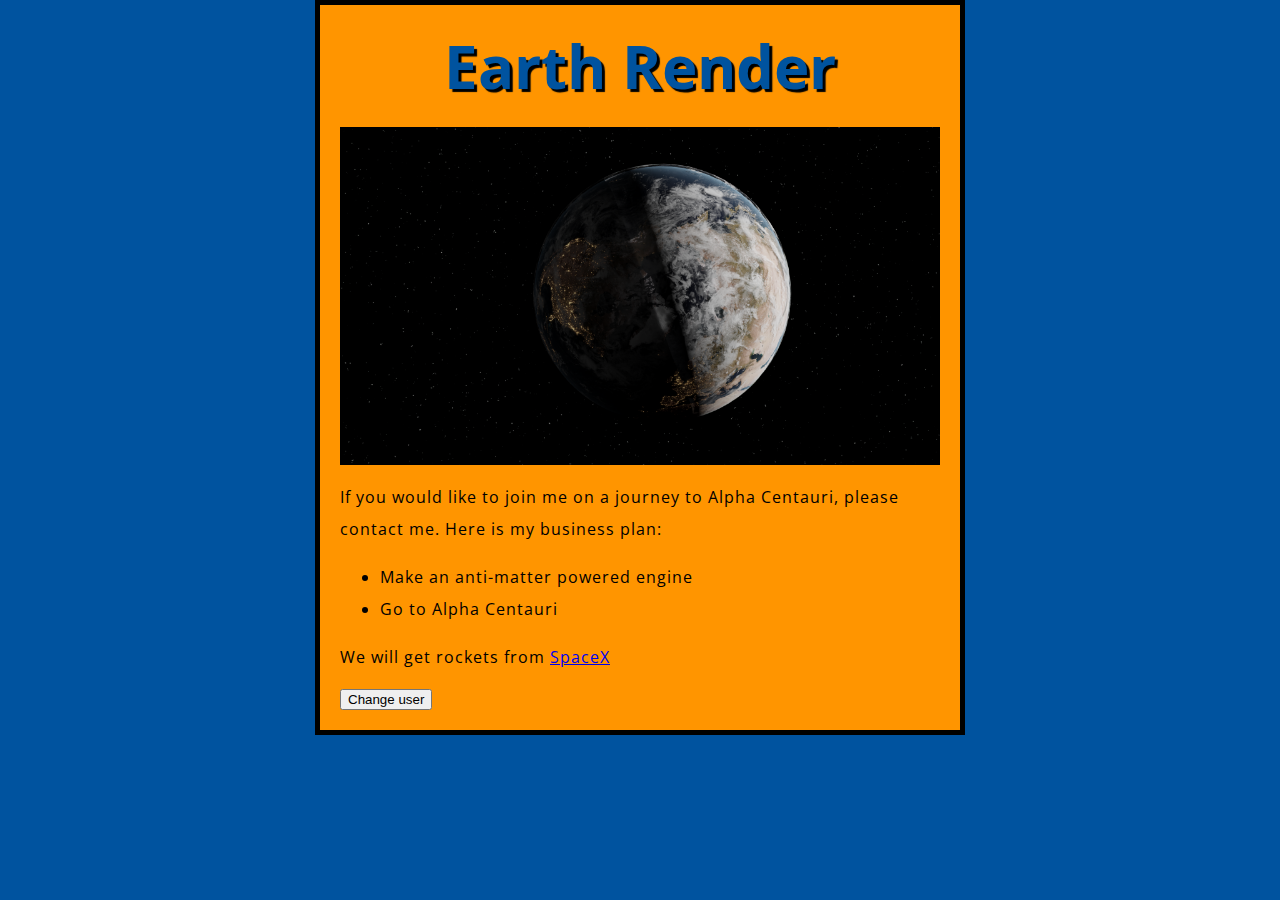
<file: index.html>
<!DOCTYPE html>
<html lang="en-US">
  <head>
    <meta charset="utf-8" />
    <meta name="viewport" content="width=device-width" />
    <title>My test page</title>
    <link href="styles/style.css" rel="stylesheet" />
    <link
      href="https://fonts.googleapis.com/css?family=Open+Sans"
      rel="stylesheet"
    />
  </head>
  <body>
    <h1>Earth Render</h1>
    <img src="images/earth.png" alt="Render of Earth" />
    <p>
      If you would like to join me on a journey to Alpha Centauri, please
      contact me. Here is my business plan:
    </p>
    <ul>
      <li>Make an anti-matter powered engine</li>
      <li>Go to Alpha Centauri</li>
    </ul>
    <p>We will get rockets from <a href="https://www.spacex.com/">SpaceX</a></p>
  </body>
  <button>Change user</button>
  <script src="scripts/main.js"></script>
</html>
</file>
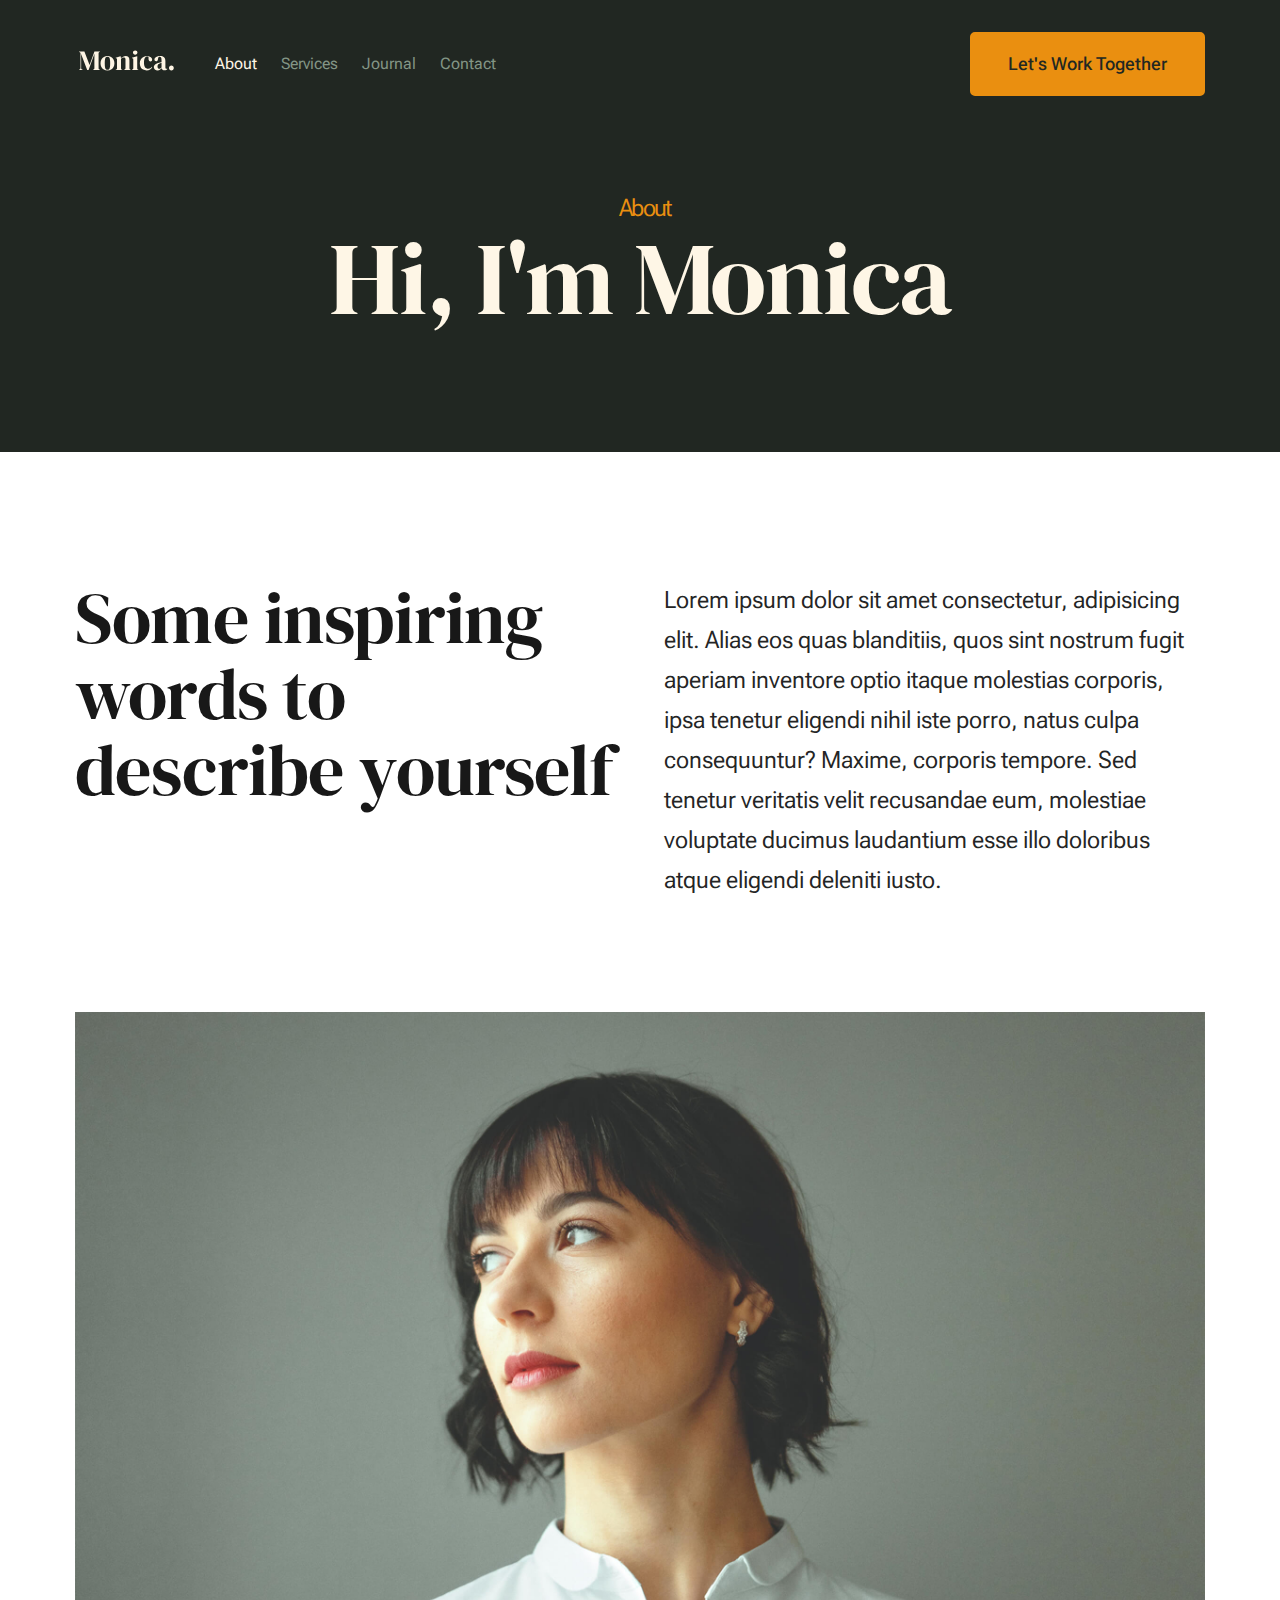
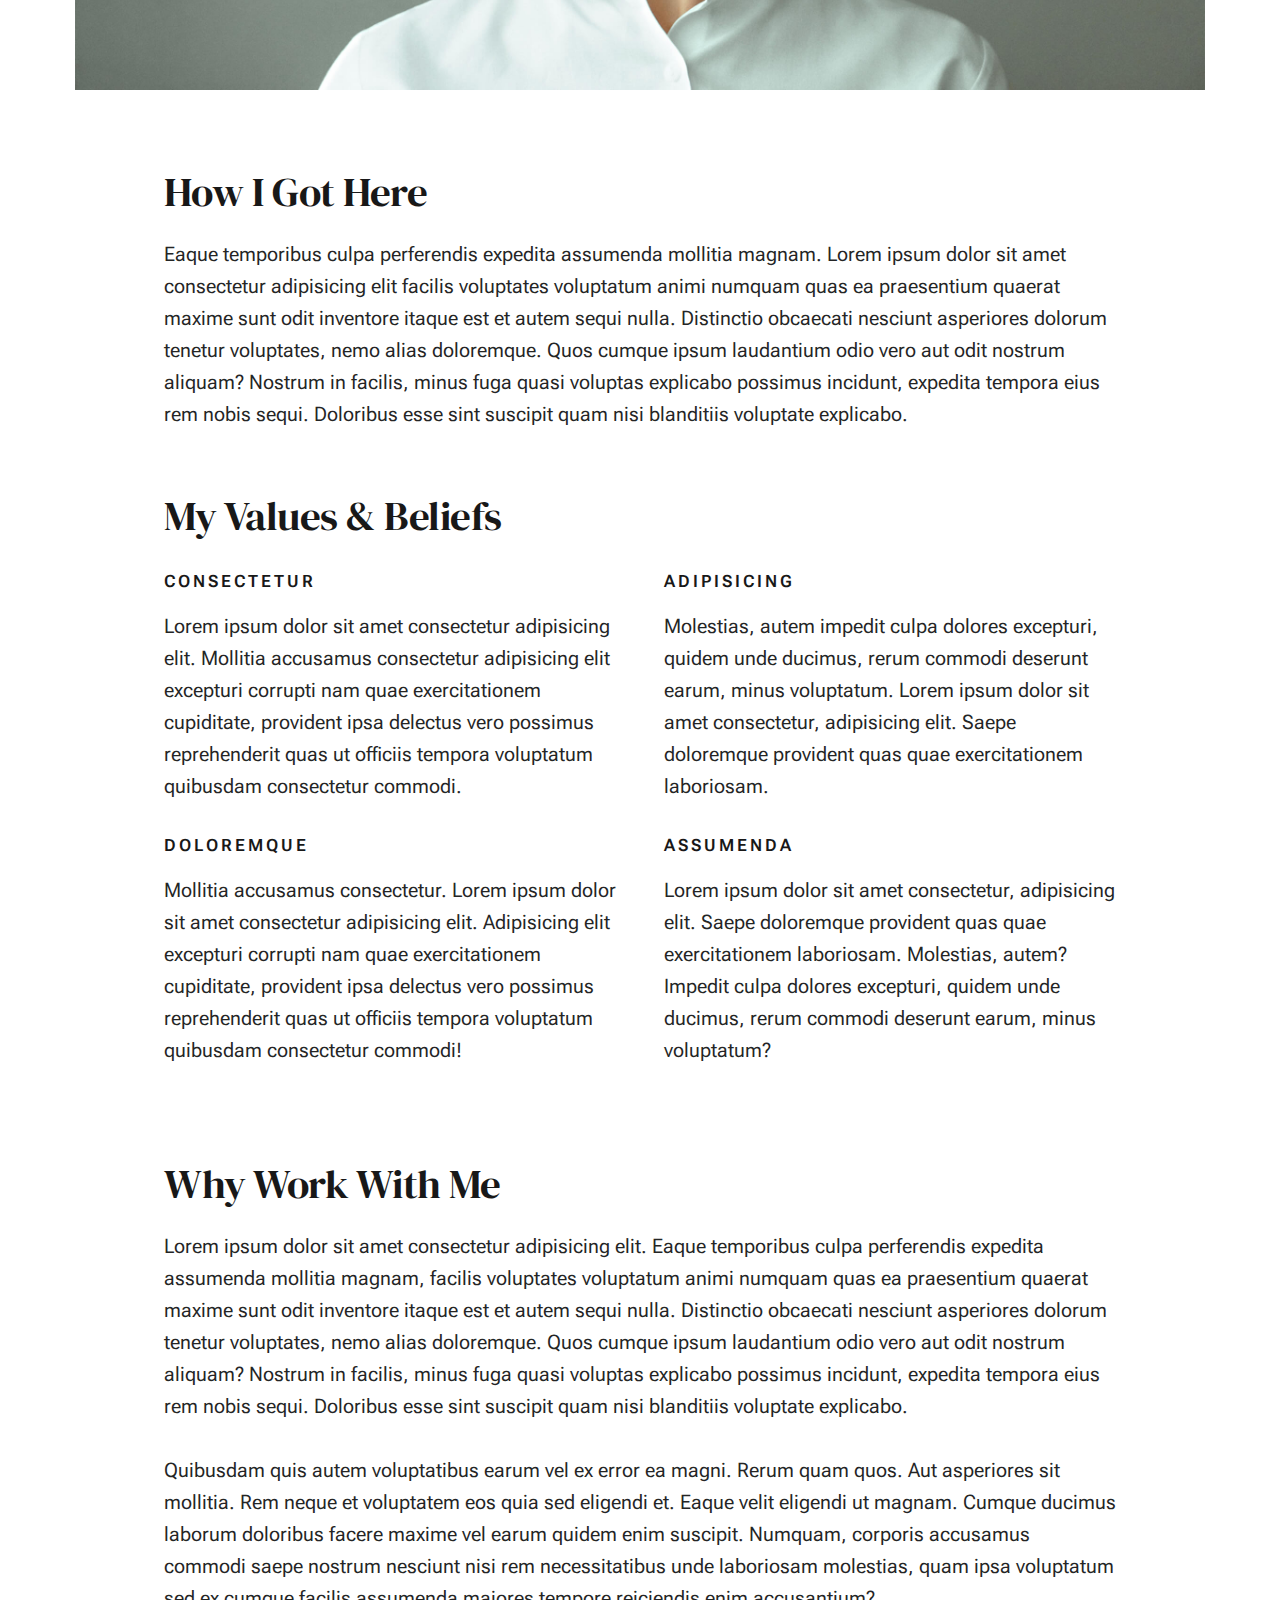
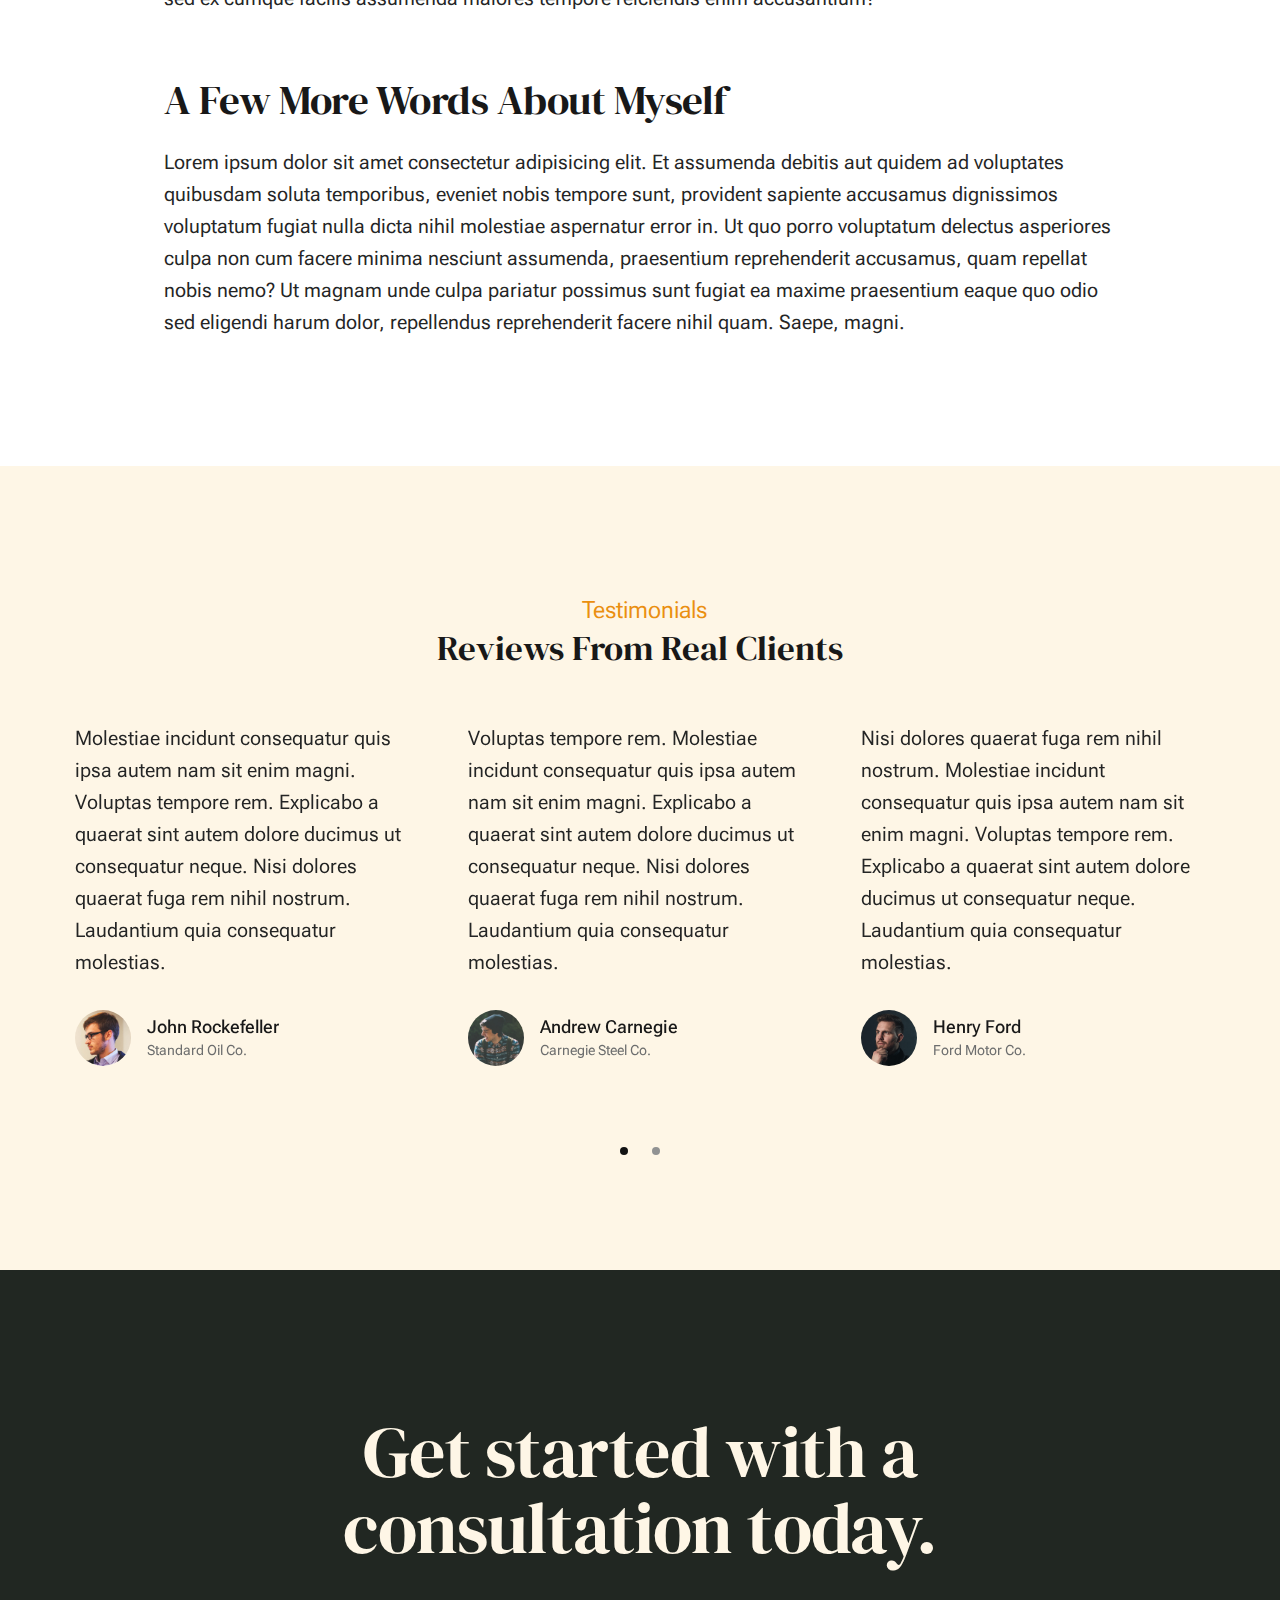
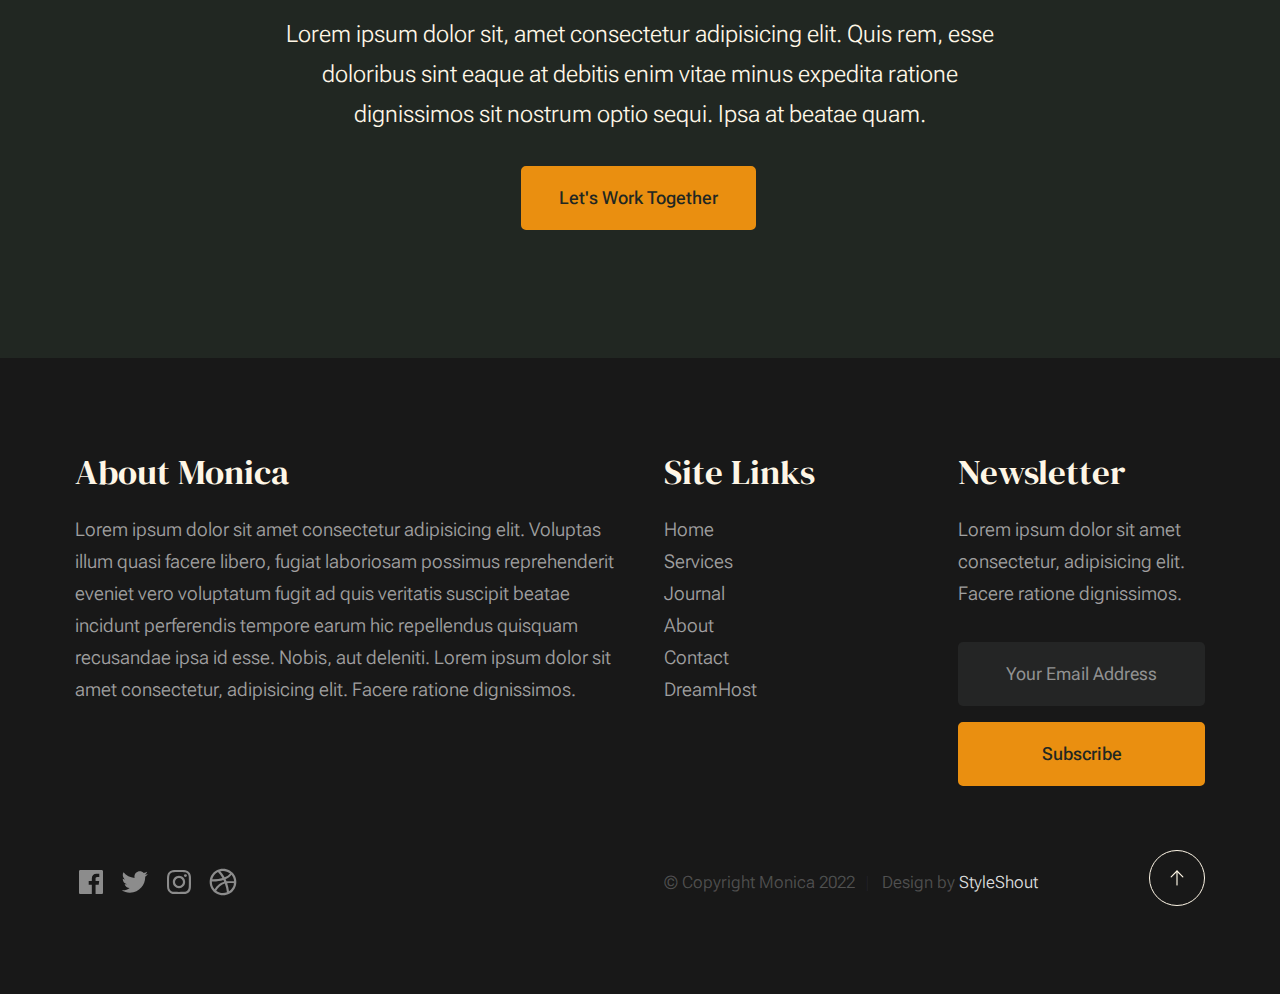
<file: about.html>
<!DOCTYPE html>
<html lang="en" class="no-js" >
<head>

    <!--- basic page needs
    ================================================== -->
    <meta charset="utf-8">
    <meta name="viewport" content="width=device-width, initial-scale=1">
    <title>About - Monica</title>

    <script>
        document.documentElement.classList.remove('no-js');
        document.documentElement.classList.add('js');
    </script>

    <!-- CSS
    ================================================== -->
    <link rel="stylesheet" href="css/vendor.css">
    <link rel="stylesheet" href="css/styles.css">

    <!-- favicons
    ================================================== -->
    <link rel="apple-touch-icon" sizes="180x180" href="apple-touch-icon.png">
    <link rel="icon" type="image/png" sizes="32x32" href="favicon-32x32.png">
    <link rel="icon" type="image/png" sizes="16x16" href="favicon-16x16.png">
    <link rel="manifest" href="site.webmanifest">

</head>


<body id="top">


    <!-- preloader
    ================================================== -->
    <div id="preloader">
        <div id="loader" class="dots-fade">
            <div></div>
            <div></div>
            <div></div>
        </div>
    </div>


    <!-- page wrap
    ================================================== -->
    <div id="page" class="s-pagewrap">


        <!-- # site header 
        ================================================== -->
        <header class="s-header">

            <div class="row s-header__inner width-sixteen-col">

                <div class="s-header__block">
                    <div class="s-header__logo">
                        <a class="logo" href="index.html">
                            <img src="images/logo.svg" alt="Homepage">
                        </a>
                    </div>

                    <a class="s-header__menu-toggle" href="#0"><span>Menu</span></a>
                </div> <!-- end s-header__block -->

                <nav class="s-header__nav">
    
                    <ul class="s-header__menu-links">
                        <li class="current"><a href="about.html">About</a></li>
                        <li><a href="services.html">Services</a></li>
                        <li><a href="blog.html">Journal</a></li>
                        <li><a href="contact.html">Contact</a></li>
                    </ul> <!-- s-header__menu-links -->

                    <div class="s-header__contact">
                        <a href="contact.html" class="btn btn--primary s-header__contact-btn">Let's Work Together</a>                        
                    </div> <!-- s-header__contact -->
    
                </nav> <!-- end s-header__nav -->

            </div> <!-- end s-header__inner -->

        </header> <!-- end s-header -->


        <!-- # site main content
        ================================================== -->
        <section id="content" class="s-content">

               <section class="s-pageheader pageheader">
                    <div class="row">
                        <div class="column xl-12">
                            <h1 class="page-title">
                                <span class="page-title__small-type text-pretitle">About</span>
                                Hi, I'm Monica
                            </h1>
                            
                        </div>
                    </div>
               </section> <!-- end pageheader --> 

               <section class="s-pagecontent pagecontent">

                    <div class="row pageintro">
                        <div class="column xl-6 lg-12">
                            <h2 class="text-display-title">Some inspiring words to describe yourself</h2>
                        </div>
                        <div class="column xl-6 lg-12 u-flexitem-x-right">
                            <p class="lead">
                            Lorem ipsum dolor sit amet consectetur, adipisicing elit. Alias eos quas blanditiis, quos sint nostrum fugit aperiam 
                            inventore optio itaque molestias corporis, ipsa tenetur eligendi nihil iste porro, natus culpa consequuntur? Maxime, 
                            corporis tempore. Sed tenetur veritatis velit recusandae eum, molestiae voluptate ducimus laudantium esse illo 
                            doloribus atque eligendi deleniti iusto. 
                            </p>
                        </div>                       
                    </div> <!-- end pageintro -->   
                    
                    <div class="row pagemedia">
                        <d class="column xl-12">
                            <figure class="page-media">                                
                                <img src="images/thumbs/about/about-1200.jpg" 
                                     srcset="images/thumbs/about/about-2400.jpg 2400w, 
                                             images/thumbs/about/about-1200.jpg 1200w, 
                                             images/thumbs/about/about-600.jpg 600w" sizes="(max-width: 2400px) 100vw, 2400px" alt="">
                            </figure>
                        </d>
                    </div> <!-- end pagemedia -->

                    <div class="row width-narrower pagemain">
                        <div class="column xl-12"> 

                            <h2>How I Got Here</h2>
                            <p>
                            Eaque temporibus culpa perferendis expedita assumenda mollitia magnam. Lorem ipsum dolor sit amet consectetur adipisicing elit
                            facilis voluptates voluptatum animi numquam quas ea praesentium quaerat maxime sunt odit inventore itaque est et autem sequi nulla. 
                            Distinctio obcaecati nesciunt asperiores dolorum tenetur voluptates, nemo alias doloremque. Quos cumque ipsum laudantium odio vero 
                            aut odit nostrum aliquam? Nostrum in facilis, minus fuga quasi voluptas explicabo possimus incidunt, expedita tempora eius rem nobis sequi. 
                            Doloribus esse sint suscipit quam nisi blanditiis voluptate explicabo.
                            </p>

                            <h2 class="u-add-bottom">My Values & Beliefs</h2>

                            <div class="grid-list-items list-items">
                                <div class="grid-list-items__item list-items__item u-remove-bottom">
                                    <div class="list-items__item-header">
                                        <h6 class="list-items__item-small-title">Consectetur</h6>
                                    </div>
                                    <p>
                                    Lorem ipsum dolor sit amet consectetur adipisicing elit. Mollitia accusamus consectetur adipisicing elit excepturi corrupti 
                                    nam quae exercitationem cupiditate, provident ipsa delectus vero possimus reprehenderit quas ut officiis tempora voluptatum 
                                    quibusdam consectetur commodi.
                                    </p>
                                </div>
                                <div class="grid-list-items__item list-items__item u-remove-bottom">
                                    <div class="list-items__item-header">
                                        <h6 class="list-items__item-small-title">Adipisicing</h6>
                                    </div>
                                    <p> 
                                    Molestias, autem impedit culpa dolores excepturi, quidem unde ducimus, rerum commodi deserunt earum, minus voluptatum.
                                    Lorem ipsum dolor sit amet consectetur, adipisicing elit. Saepe doloremque provident quas quae exercitationem laboriosam.
                                    </p>
                                </div>
                                <div class="grid-list-items__item list-items__item u-remove-bottom">
                                    <div class="list-items__item-header">
                                        <h6 class="list-items__item-small-title">Doloremque</h6>
                                    </div>
                                    <p>
                                    Mollitia accusamus consectetur. Lorem ipsum dolor sit amet consectetur adipisicing elit. Adipisicing elit excepturi corrupti 
                                    nam quae exercitationem cupiditate, provident ipsa delectus vero possimus reprehenderit quas ut officiis tempora voluptatum 
                                    quibusdam consectetur commodi!
                                    </p>
                                </div>
                                <div class="grid-list-items__item list-items__item u-remove-bottom">
                                    <div class="list-items__item-header">
                                        <h6 class="list-items__item-small-title">Assumenda</h6>
                                    </div>
                                    <p>
                                    Lorem ipsum dolor sit amet consectetur, adipisicing elit. Saepe doloremque provident quas quae exercitationem laboriosam. 
                                    Molestias, autem? Impedit culpa dolores excepturi, quidem unde ducimus, rerum commodi deserunt earum, minus voluptatum?
                                    </p>
                                </div>
                            </div> <!--grid-list-items -->

                            <h2>Why Work With Me</h2>
                            <p>
                            Lorem ipsum dolor sit amet consectetur adipisicing elit. Eaque temporibus culpa perferendis expedita assumenda mollitia magnam, 
                            facilis voluptates voluptatum animi numquam quas ea praesentium quaerat maxime sunt odit inventore itaque est et autem sequi nulla. 
                            Distinctio obcaecati nesciunt asperiores dolorum tenetur voluptates, nemo alias doloremque. Quos cumque ipsum laudantium odio vero aut 
                            odit nostrum aliquam? Nostrum in facilis, minus fuga quasi voluptas explicabo possimus incidunt, expedita tempora eius rem nobis sequi. 
                            Doloribus esse sint suscipit quam nisi blanditiis voluptate explicabo.
                            </p>

                            <p>
                            Quibusdam quis autem voluptatibus earum vel ex error ea magni. Rerum quam quos. Aut asperiores sit mollitia. Rem neque et voluptatem 
                            eos quia sed eligendi et. Eaque velit eligendi ut magnam. Cumque ducimus laborum doloribus facere maxime vel earum quidem enim suscipit. 
                            Numquam, corporis accusamus commodi saepe nostrum nesciunt nisi rem necessitatibus unde laboriosam molestias, quam ipsa voluptatum sed 
                            ex cumque facilis assumenda maiores tempore reiciendis enim accusantium?
                            </p>                   

                            <h2>A Few More Words About Myself</h2>
                            <p>
                            Lorem ipsum dolor sit amet consectetur adipisicing elit. Et assumenda debitis aut quidem ad voluptates quibusdam soluta temporibus, 
                            eveniet nobis tempore sunt, provident sapiente accusamus dignissimos voluptatum fugiat nulla dicta nihil molestiae aspernatur error in. 
                            Ut quo porro voluptatum delectus asperiores culpa non cum facere minima nesciunt assumenda, praesentium reprehenderit accusamus, quam 
                            repellat nobis nemo? Ut magnam unde culpa pariatur possimus sunt fugiat ea maxime praesentium eaque quo odio sed eligendi harum dolor, 
                            repellendus reprehenderit facere nihil quam. Saepe, magni.
                            </p>

                        </div> <!-- end grid-block-->
                    </div> <!-- end pagemain -->

               </section> <!-- pagecontent -->

               <section class="s-testimonials">

                    <div class="s-testimonials__header row row-x-center text-center">
                        <div class="column xl-8 lg-12">
        
                            <p class="text-pretitle">
                            Testimonials
                            </p>
                            <h3>
                            Reviews From Real Clients
                            </h3>                        
        
                        </div>
                    </div> <!--end s-testimonials__header -->

                    <div class="row s-testimonials__content">
                        <div class="column xl-12 testimonials">

                            <div class="swiper-container testimonials__slider page-slider">

                                <div class="swiper-wrapper">
                                    <div class="testimonials__slide swiper-slide">
                                        <p>
                                        Molestiae incidunt consequatur quis ipsa autem nam sit enim magni. Voluptas tempore rem. 
                                        Explicabo a quaerat sint autem dolore ducimus ut consequatur neque. Nisi dolores quaerat fuga rem nihil nostrum.
                                        Laudantium quia consequatur molestias.
                                        </p>
                                        <div class="testimonials__author">
                                            <img src="images/avatars/user-01.jpg" alt="Author image" class="testimonials__avatar">
                                            <cite class="testimonials__cite">
                                                <strong>John Rockefeller</strong>
                                                <span>Standard Oil Co.</span>
                                            </cite>
                                        </div>
                                    </div>
                                    <div class="testimonials__slide swiper-slide">
                                        <p>
                                        Voluptas tempore rem. Molestiae incidunt consequatur quis ipsa autem nam sit enim magni. 
                                        Explicabo a quaerat sint autem dolore ducimus ut consequatur neque. Nisi dolores quaerat fuga rem nihil nostrum.
                                        Laudantium quia consequatur molestias.
                                        </p>
                                        <div class="testimonials__author">
                                            <img src="images/avatars/user-04.jpg" alt="Author image" class="testimonials__avatar">
                                            <cite class="testimonials__cite">
                                                <strong>Andrew Carnegie</strong>
                                                <span>Carnegie Steel Co.</span>
                                            </cite>
                                        </div>
                                    </div>
                                    <div class="testimonials__slide swiper-slide">
                                        <p>
                                        Nisi dolores quaerat fuga rem nihil nostrum. Molestiae incidunt consequatur quis ipsa autem nam sit enim magni. 
                                        Voluptas tempore rem. Explicabo a quaerat sint autem dolore ducimus ut consequatur neque. 
                                        Laudantium quia consequatur molestias.
                                        </p>
                                        <div class="testimonials__author">
                                            <img src="images/avatars/user-06.jpg" alt="Author image" class="testimonials__avatar">
                                            <cite class="testimonials__cite">
                                                <strong>Henry Ford</strong>
                                                <span>Ford Motor Co.</span>
                                            </cite>
                                        </div>
                                    </div>
                                    <div class="testimonials__slide swiper-slide">
                                        <p>
                                        Molestiae incidunt consequatur quis ipsa autem nam sit enim magni. Voluptas tempore rem. 
                                        Explicabo a quaerat sint autem dolore ducimus ut consequatur neque. Nisi dolores quaerat fuga rem nihil nostrum.
                                        Laudantium quia consequatur molestias.
                                        </p>
                                        <div class="testimonials__author">
                                            <img src="images/avatars/user-02.jpg" alt="Author image" class="testimonials__avatar">
                                            <cite class="testimonials__cite">
                                                <strong>John Morgan</strong>
                                                <span>JP Morgan & Co.</span>
                                            </cite>
                                        </div>
                                    </div> 
                                </div> <!-- end swiper-wrapper --> 

                                <div class="swiper-pagination"></div>

                            </div> <!--end testimonials__slider --> 

                        </div> <!-- testimonials -->
                    </div> <!--end s-testimonials__content -->

               </section> <!-- end s-testimonials -->

        </section> <!-- s-content-->

        <!-- # cta
        ================================================== -->
        <section id="cta" class="s-cta">

            <div class="row row-x-center text-center">
                <div class="column xl-8 lg-12">

                    <div class="s-cta__content">
                        <h2 class="text-display-title">
                        Get started with a consultation today.
                        </h2>
                        <p class="lead">
                        Lorem ipsum dolor sit, amet consectetur adipisicing elit. Quis rem, esse doloribus sint eaque at debitis enim vitae minus expedita ratione dignissimos sit nostrum optio sequi. Ipsa at beatae quam.
                        </p>
                        <a href="contact.html" class="btn btn--primary">Let's Work Together</a>
                    </div>

                </div>
            </div>

        </section> <!-- end s-cta -->


        <!-- # footer 
        ================================================== -->
        <footer class="s-footer">
            <div class="row s-footer__content">
                <div class="column xl-6 lg-6 md-12 s-footer__block s-footer__about">                    
                    <h3>About Monica</h3>
                    <p>
                    Lorem ipsum dolor sit amet consectetur adipisicing elit. Voluptas illum quasi facere libero, 
                    fugiat laboriosam possimus reprehenderit eveniet vero voluptatum fugit ad quis veritatis suscipit beatae 
                    incidunt perferendis tempore earum hic repellendus quisquam recusandae ipsa id esse. Nobis, aut deleniti.
                    Lorem ipsum dolor sit amet consectetur, adipisicing elit. Facere ratione dignissimos.
                    </p>               
                </div>                
                <div class="column xl-3 lg-6 md-12 s-footer__block s-footer__site-links">
                    <h3>Site Links</h3>
                    <ul class="link-list">
                        <li><a href="index.html">Home</a></li>
                        <li><a href="services.html">Services</a></li>
                        <li><a href="blog.html">Journal</a></li>
                        <li><a href="about.html">About</a></li>
                        <li><a href="contact.html">Contact</a></li>
                        <li><a href="https://www.dreamhost.com/r.cgi?287326">DreamHost</a></li>
                    </ul>
                </div>
                <div class="column xl-3 lg-6 md-12 tab-12 s-footer__block s-footer__newsletter">
                    <h3>Newsletter</h3>

                    <p>
                    Lorem ipsum dolor sit amet consectetur, adipisicing elit. Facere ratione dignissimos.
                    </p>

                    <div class="subscribe-form">
                        <form id="mc-form" class="mc-form">
                            <input type="email" name="EMAIL" id="mce-EMAIL" class="u-fullwidth text-center" placeholder="Your Email Address" title="The domain portion of the email address is invalid (the portion after the @)." pattern="^([^\x00-\x20\x22\x28\x29\x2c\x2e\x3a-\x3c\x3e\x40\x5b-\x5d\x7f-\xff]+|\x22([^\x0d\x22\x5c\x80-\xff]|\x5c[\x00-\x7f])*\x22)(\x2e([^\x00-\x20\x22\x28\x29\x2c\x2e\x3a-\x3c\x3e\x40\x5b-\x5d\x7f-\xff]+|\x22([^\x0d\x22\x5c\x80-\xff]|\x5c[\x00-\x7f])*\x22))*\x40([^\x00-\x20\x22\x28\x29\x2c\x2e\x3a-\x3c\x3e\x40\x5b-\x5d\x7f-\xff]+|\x5b([^\x0d\x5b-\x5d\x80-\xff]|\x5c[\x00-\x7f])*\x5d)(\x2e([^\x00-\x20\x22\x28\x29\x2c\x2e\x3a-\x3c\x3e\x40\x5b-\x5d\x7f-\xff]+|\x5b([^\x0d\x5b-\x5d\x80-\xff]|\x5c[\x00-\x7f])*\x5d))*(\.\w{2,})+$" required>
                            <input type="submit" name="subscribe" value="Subscribe" class="btn btn--primary btn--small u-fullwidth">
                            <!-- <div style="position: absolute; left: -5000px;" aria-hidden="true"><input type="text" name="b_cdb7b577e41181934ed6a6a44_9a91cfe7b3" tabindex="-1" value=""></div> -->
                            <div class="mc-status"></div>
                        </form>
                    </div>
                </div>
            </div>    
            
            <div class="row s-footer__bottom">
                <div class="column xl-6 lg-12">
                    <ul class="s-footer__social social-list">
                        <li>
                            <a href="#0">
                                <svg xmlns="http://www.w3.org/2000/svg" width="24" height="24" viewBox="0 0 24 24" style="fill:rgba(0, 0, 0, 1);transform:;-ms-filter:"><path d="M20,3H4C3.447,3,3,3.448,3,4v16c0,0.552,0.447,1,1,1h8.615v-6.96h-2.338v-2.725h2.338v-2c0-2.325,1.42-3.592,3.5-3.592 c0.699-0.002,1.399,0.034,2.095,0.107v2.42h-1.435c-1.128,0-1.348,0.538-1.348,1.325v1.735h2.697l-0.35,2.725h-2.348V21H20 c0.553,0,1-0.448,1-1V4C21,3.448,20.553,3,20,3z"></path></svg>
                                <span class="u-screen-reader-text">Facebook</span>
                            </a>
                        </li>
                        <li>
                            <a href="#0">
                                <svg xmlns="http://www.w3.org/2000/svg" width="24" height="24" viewBox="0 0 24 24" style="fill:rgba(0, 0, 0, 1);transform:;-ms-filter:"><path d="M19.633,7.997c0.013,0.175,0.013,0.349,0.013,0.523c0,5.325-4.053,11.461-11.46,11.461c-2.282,0-4.402-0.661-6.186-1.809 c0.324,0.037,0.636,0.05,0.973,0.05c1.883,0,3.616-0.636,5.001-1.721c-1.771-0.037-3.255-1.197-3.767-2.793 c0.249,0.037,0.499,0.062,0.761,0.062c0.361,0,0.724-0.05,1.061-0.137c-1.847-0.374-3.23-1.995-3.23-3.953v-0.05 c0.537,0.299,1.16,0.486,1.82,0.511C3.534,9.419,2.823,8.184,2.823,6.787c0-0.748,0.199-1.434,0.548-2.032 c1.983,2.443,4.964,4.04,8.306,4.215c-0.062-0.3-0.1-0.611-0.1-0.923c0-2.22,1.796-4.028,4.028-4.028 c1.16,0,2.207,0.486,2.943,1.272c0.91-0.175,1.782-0.512,2.556-0.973c-0.299,0.935-0.936,1.721-1.771,2.22 c0.811-0.088,1.597-0.312,2.319-0.624C21.104,6.712,20.419,7.423,19.633,7.997z"></path></svg>
                                <span class="u-screen-reader-text">Twitter</span>
                            </a>
                        </li>
                        <li>
                            <a href="#0">
                                <svg xmlns="http://www.w3.org/2000/svg" width="24" height="24" viewBox="0 0 24 24" style="fill:rgba(0, 0, 0, 1);transform:;-ms-filter:"><path d="M11.999,7.377c-2.554,0-4.623,2.07-4.623,4.623c0,2.554,2.069,4.624,4.623,4.624c2.552,0,4.623-2.07,4.623-4.624 C16.622,9.447,14.551,7.377,11.999,7.377L11.999,7.377z M11.999,15.004c-1.659,0-3.004-1.345-3.004-3.003 c0-1.659,1.345-3.003,3.004-3.003s3.002,1.344,3.002,3.003C15.001,13.659,13.658,15.004,11.999,15.004L11.999,15.004z"></path><circle cx="16.806" cy="7.207" r="1.078"></circle><path d="M20.533,6.111c-0.469-1.209-1.424-2.165-2.633-2.632c-0.699-0.263-1.438-0.404-2.186-0.42 c-0.963-0.042-1.268-0.054-3.71-0.054s-2.755,0-3.71,0.054C7.548,3.074,6.809,3.215,6.11,3.479C4.9,3.946,3.945,4.902,3.477,6.111 c-0.263,0.7-0.404,1.438-0.419,2.186c-0.043,0.962-0.056,1.267-0.056,3.71c0,2.442,0,2.753,0.056,3.71 c0.015,0.748,0.156,1.486,0.419,2.187c0.469,1.208,1.424,2.164,2.634,2.632c0.696,0.272,1.435,0.426,2.185,0.45 c0.963,0.042,1.268,0.055,3.71,0.055s2.755,0,3.71-0.055c0.747-0.015,1.486-0.157,2.186-0.419c1.209-0.469,2.164-1.424,2.633-2.633 c0.263-0.7,0.404-1.438,0.419-2.186c0.043-0.962,0.056-1.267,0.056-3.71s0-2.753-0.056-3.71C20.941,7.57,20.801,6.819,20.533,6.111z M19.315,15.643c-0.007,0.576-0.111,1.147-0.311,1.688c-0.305,0.787-0.926,1.409-1.712,1.711c-0.535,0.199-1.099,0.303-1.67,0.311 c-0.95,0.044-1.218,0.055-3.654,0.055c-2.438,0-2.687,0-3.655-0.055c-0.569-0.007-1.135-0.112-1.669-0.311 c-0.789-0.301-1.414-0.923-1.719-1.711c-0.196-0.534-0.302-1.099-0.311-1.669c-0.043-0.95-0.053-1.218-0.053-3.654 c0-2.437,0-2.686,0.053-3.655c0.007-0.576,0.111-1.146,0.311-1.687c0.305-0.789,0.93-1.41,1.719-1.712 c0.534-0.198,1.1-0.303,1.669-0.311c0.951-0.043,1.218-0.055,3.655-0.055c2.437,0,2.687,0,3.654,0.055 c0.571,0.007,1.135,0.112,1.67,0.311c0.786,0.303,1.407,0.925,1.712,1.712c0.196,0.534,0.302,1.099,0.311,1.669 c0.043,0.951,0.054,1.218,0.054,3.655c0,2.436,0,2.698-0.043,3.654H19.315z"></path></svg>
                                <span class="u-screen-reader-text">Instagram</span>
                            </a>
                        </li>
                        <li>
                            <a href="#0">
                                <svg xmlns="http://www.w3.org/2000/svg" width="24" height="24" viewBox="0 0 24 24" style="fill: rgba(0, 0, 0, 1);transform: ;msFilter:;"><path d="M20.66 6.98a9.932 9.932 0 0 0-3.641-3.64C15.486 2.447 13.813 2 12 2s-3.486.447-5.02 1.34c-1.533.893-2.747 2.107-3.64 3.64S2 10.187 2 12s.446 3.487 1.34 5.02a9.924 9.924 0 0 0 3.641 3.64C8.514 21.553 10.187 22 12 22s3.486-.447 5.02-1.34a9.932 9.932 0 0 0 3.641-3.64C21.554 15.487 22 13.813 22 12s-.446-3.487-1.34-5.02zM12 3.66c2 0 3.772.64 5.32 1.919-.92 1.174-2.286 2.14-4.1 2.9-1.002-1.813-2.088-3.327-3.261-4.54A7.715 7.715 0 0 1 12 3.66zM5.51 6.8a8.116 8.116 0 0 1 2.711-2.22c1.212 1.201 2.325 2.7 3.34 4.5-2 .6-4.114.9-6.341.9-.573 0-1.006-.013-1.3-.04A8.549 8.549 0 0 1 5.51 6.8zM3.66 12c0-.054.003-.12.01-.2.007-.08.01-.146.01-.2.254.014.641.02 1.161.02 2.666 0 5.146-.367 7.439-1.1.187.373.381.793.58 1.26-1.32.293-2.674 1.006-4.061 2.14S6.4 16.247 5.76 17.5c-1.4-1.587-2.1-3.42-2.1-5.5zM12 20.34c-1.894 0-3.594-.587-5.101-1.759.601-1.187 1.524-2.322 2.771-3.401 1.246-1.08 2.483-1.753 3.71-2.02a29.441 29.441 0 0 1 1.56 6.62 8.166 8.166 0 0 1-2.94.56zm7.08-3.96a8.351 8.351 0 0 1-2.58 2.621c-.24-2.08-.7-4.107-1.379-6.081.932-.066 1.765-.1 2.5-.1.799 0 1.686.034 2.659.1a8.098 8.098 0 0 1-1.2 3.46zm-1.24-5c-1.16 0-2.233.047-3.22.14a27.053 27.053 0 0 0-.68-1.62c2.066-.906 3.532-2.006 4.399-3.3 1.2 1.414 1.854 3.027 1.96 4.84-.812-.04-1.632-.06-2.459-.06z"></path></svg>
                                <span class="u-screen-reader-text">Dribbble</span>
                            </a>
                        </li>
                    </ul> <!-- end s-footer__social -->
                </div>
                <div class="column xl-6 lg-12">
                    <p class="ss-copyright">
                        <span>© Copyright Monica 2022</span> 
                        <span>Design by <a href="https://www.styleshout.com/">StyleShout</a></span>
                    </p>
                </div>

                <div class="ss-go-top">
                    <a class="smoothscroll" title="Back to Top" href="#top">
                        <svg xmlns="http://www.w3.org/2000/svg" viewBox="0 0 24 24" width="36" height="36" fill="none" stroke="#ffffff" stroke-width="1" stroke-linecap="round" stroke-linejoin="round">&lt;!--!  Atomicons Free 1.00 by @atisalab License - https://atomicons.com/license/ (Icons: CC BY 4.0) Copyright 2021 Atomicons --&gt;<polyline points="17 11 12 6 7 11"></polyline><line x1="12" y1="18" x2="12" y2="6"></line></svg>
                    </a>
                </div> <!-- end ss-go-top -->
            </div>
            
        </footer> <!-- end s-footer -->

    </div> <!-- end page-wrap -->

    <!-- Java Script
    ================================================== -->
    <script src="js/plugins.js"></script>
    <script src="js/main.js"></script>

</body>
</html>
</file>
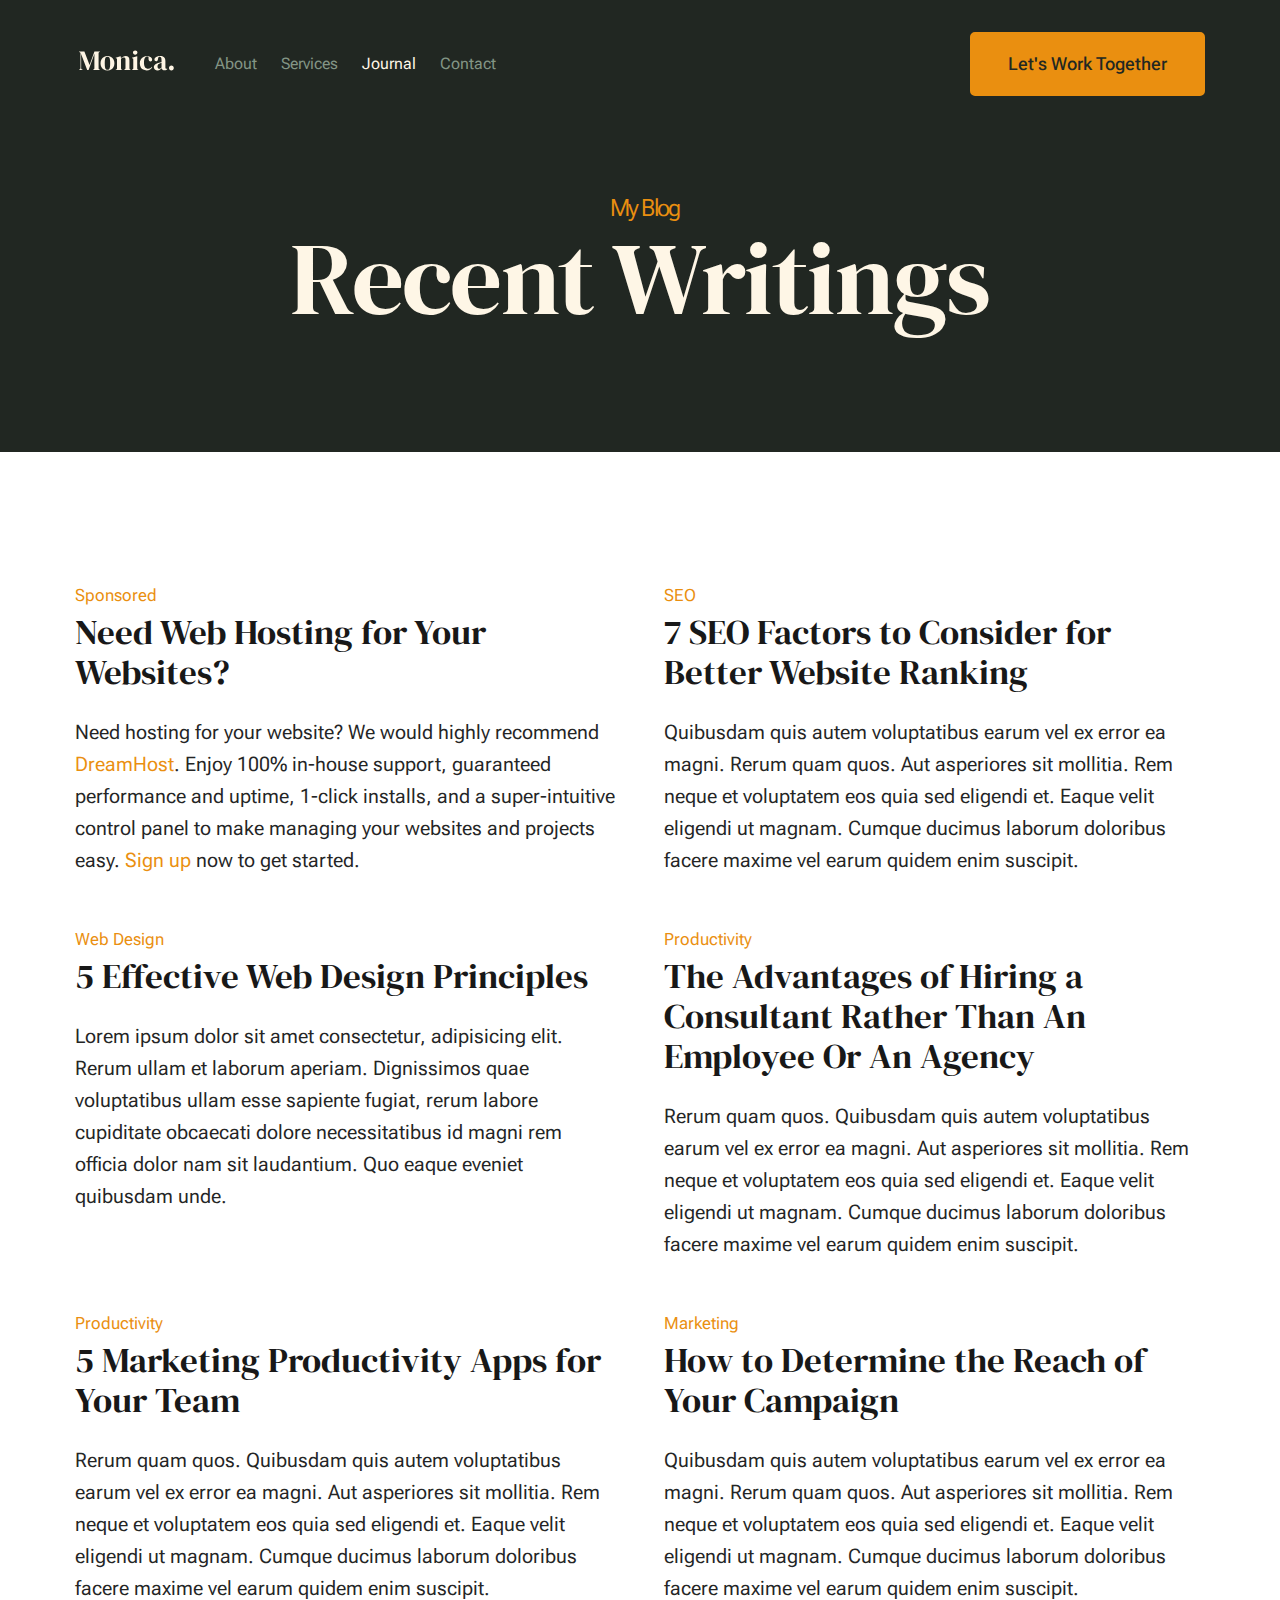
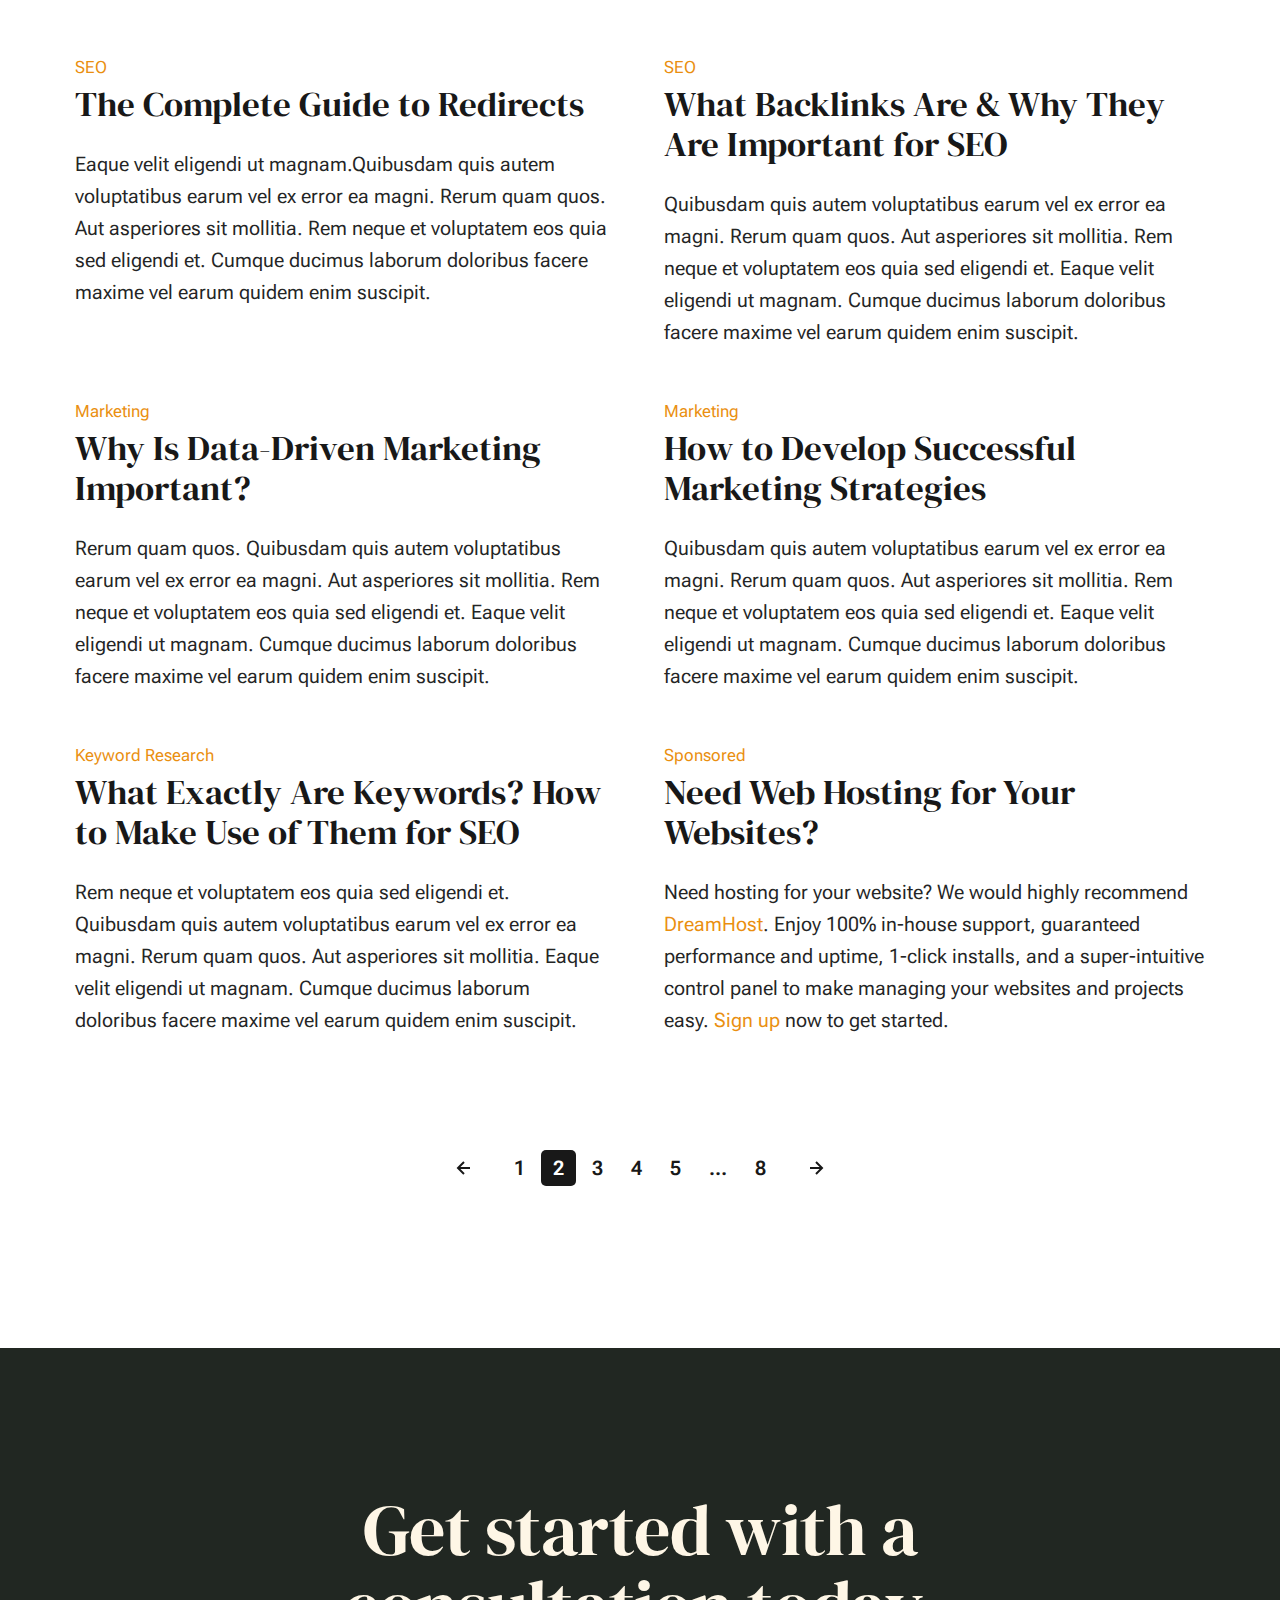
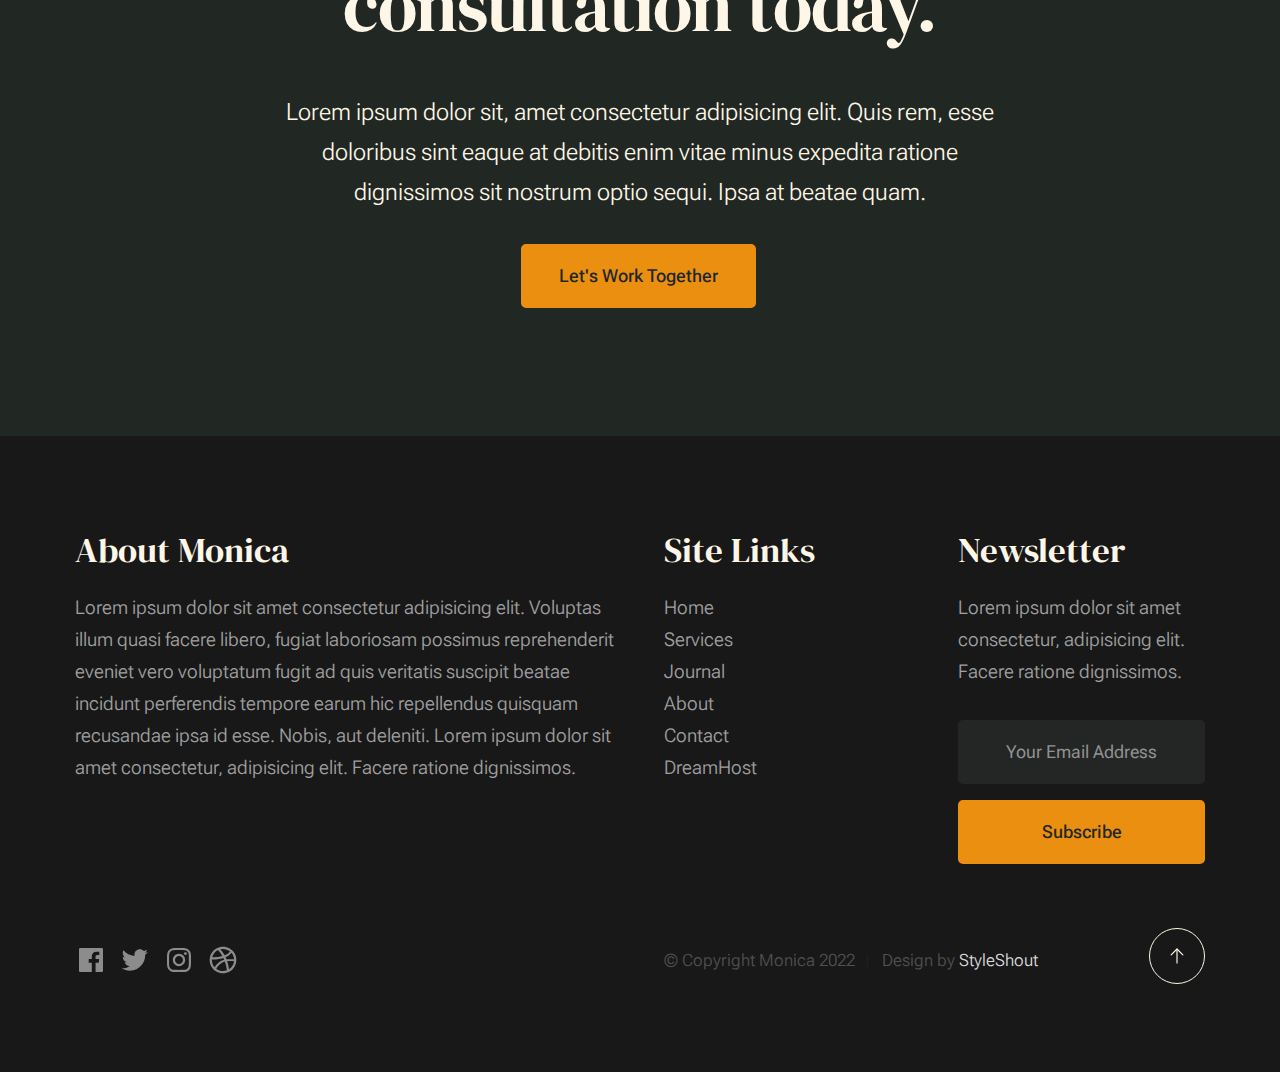
<file: blog.html>
<!DOCTYPE html>
<html lang="en" class="no-js" >
<head>

    <!--- basic page needs
    ================================================== -->
    <meta charset="utf-8">
    <meta name="viewport" content="width=device-width, initial-scale=1">
    <title>Blog - Monica</title>

    <script>
        document.documentElement.classList.remove('no-js');
        document.documentElement.classList.add('js');
    </script>

    <!-- CSS
    ================================================== -->
    <link rel="stylesheet" href="css/vendor.css">
    <link rel="stylesheet" href="css/styles.css">

    <!-- favicons
    ================================================== -->
    <link rel="apple-touch-icon" sizes="180x180" href="apple-touch-icon.png">
    <link rel="icon" type="image/png" sizes="32x32" href="favicon-32x32.png">
    <link rel="icon" type="image/png" sizes="16x16" href="favicon-16x16.png">
    <link rel="manifest" href="site.webmanifest">

</head>


<body id="top">


    <!-- preloader
    ================================================== -->
    <div id="preloader">
        <div id="loader" class="dots-fade">
            <div></div>
            <div></div>
            <div></div>
        </div>
    </div>


    <!-- page wrap
    ================================================== -->
    <div id="page" class="s-pagewrap">

        <!-- # site header 
        ================================================== -->
        <header class="s-header">

            <div class="row s-header__inner width-sixteen-col">

                <div class="s-header__block">
                    <div class="s-header__logo">
                        <a class="logo" href="index.html">
                            <img src="images/logo.svg" alt="Homepage">
                        </a>
                    </div>

                    <a class="s-header__menu-toggle" href="#0"><span>Menu</span></a>
                </div> <!-- end s-header__block -->

                <nav class="s-header__nav">
    
                    <ul class="s-header__menu-links">
                        <li><a href="about.html">About</a></li>
                        <li><a href="services.html">Services</a></li>
                        <li class="current"><a href="blog.html">Journal</a></li>
                        <li><a href="contact.html">Contact</a></li>
                    </ul> <!-- s-header__menu-links -->

                    <div class="s-header__contact">
                        <a href="contact.html" class="btn btn--primary s-header__contact-btn">Let's Work Together</a>                        
                    </div> <!-- s-header__contact -->
    
                </nav> <!-- end s-header__nav -->

            </div> <!-- end s-header__inner -->

        </header> <!-- end s-header -->


        <!-- # site main content
        ================================================== -->
        <section id="content" class="s-content">

               <section class="s-pageheader pageheader">
                    <div class="row">
                        <div class="column xl-12">
                            <h1 class="page-title">
                                <span class="page-title__small-type text-pretitle">My Blog</span>
                                Recent Writings
                            </h1>
                        </div>
                    </div>
               </section>   

               <section class="s-pagecontent pagecontent">

                    <div class="row">
                        <div class="column xl-12 grid-block">          
        
                            <!-- <div class="grid-full">         -->
                                <div class="grid-full grid-list-items">

                                    <div class="grid-list-items__item blog-card">
                                        <div class="blog-card__header">
                                            <div class="blog-card__cat-links">
                                                <a href="blog.html">Sponsored</a>
                                            </div>
                                            <h3 class="blog-card__title"><a href="https://www.dreamhost.com/r.cgi?287326">Need Web Hosting for Your Websites?</a></h3>
                                        </div>
                                        <div class="blog-card__text">
                                            <p>
                                            Need hosting for your website? We would highly recommend <a href="https://www.dreamhost.com/r.cgi?287326">DreamHost</a>.
                                            Enjoy 100% in-house support, guaranteed performance and uptime, 1-click installs, and a super-intuitive control 
                                            panel to make managing your websites and projects easy. <a href="https://www.dreamhost.com/r.cgi?287326">Sign up</a> now to get started.
                                            </p>
                                        </div>
                                    </div> <!-- end blog-card -->
                                    <div class="grid-list-items__item blog-card">
                                        <div class="blog-card__header">
                                            <div class="blog-card__cat-links">
                                                <a href="blog.html">SEO</a>
                                            </div>
                                            <h3 class="blog-card__title"><a href="single.html">7 SEO Factors to Consider for Better Website Ranking</a></h3>
                                        </div>
                                        <div class="blog-card__text">
                                            <p>
                                            Quibusdam quis autem voluptatibus earum vel ex error ea magni. Rerum quam quos. Aut asperiores 
                                            sit mollitia. Rem neque et voluptatem eos quia sed eligendi et. Eaque velit eligendi ut 
                                            magnam. Cumque ducimus laborum doloribus facere maxime vel earum quidem enim suscipit.
                                            </p>
                                        </div>
                                    </div> <!-- end blog-card -->
                                    <div class="grid-list-items__item blog-card">
                                        <div class="blog-card__header">
                                            <div class="blog-card__cat-links">
                                                <a href="blog.html">Web Design</a>
                                            </div>
                                            <h3 class="blog-card__title"><a href="single.html">5 Effective Web Design Principles</a></h3>
                                        </div>
                                        <div class="blog-card__text">
                                            <p>
                                            Lorem ipsum dolor sit amet consectetur, adipisicing elit. Rerum ullam et laborum aperiam. 
                                            Dignissimos quae voluptatibus ullam esse sapiente fugiat, rerum labore cupiditate obcaecati 
                                            dolore necessitatibus id magni rem officia dolor nam sit laudantium. Quo eaque eveniet quibusdam unde. 
                                            </p>
                                        </div>
                                    </div> <!-- end blog card -->
                                    <div class="grid-list-items__item blog-card">
                                        <div class="blog-card__header">
                                            <div class="blog-card__cat-links">
                                                <a href="blog.html">Productivity</a>
                                            </div>
                                            <h3 class="blog-card__title"><a href="single.html">The Advantages of Hiring a Consultant Rather Than An Employee Or An Agency</a></h3>
                                        </div>
                                        <div class="blog-card__text">
                                            <p>
                                            Rerum quam quos. Quibusdam quis autem voluptatibus earum vel ex error ea magni. Aut asperiores 
                                            sit mollitia. Rem neque et voluptatem eos quia sed eligendi et. Eaque velit eligendi ut 
                                            magnam. Cumque ducimus laborum doloribus facere maxime vel earum quidem enim suscipit.
                                            </p>
                                        </div>
                                    </div> <!-- end blog-card -->
                                    <div class="grid-list-items__item blog-card">
                                        <div class="blog-card__header">
                                            <div class="blog-card__cat-links">
                                                <a href="blog.html">Productivity</a>
                                            </div>
                                            <h3 class="blog-card__title"><a href="single.html">5 Marketing Productivity Apps for Your Team</a></h3>
                                        </div>
                                        <div class="blog-card__text">
                                            <p>
                                            Rerum quam quos. Quibusdam quis autem voluptatibus earum vel ex error ea magni. Aut asperiores 
                                            sit mollitia. Rem neque et voluptatem eos quia sed eligendi et. Eaque velit eligendi ut 
                                            magnam. Cumque ducimus laborum doloribus facere maxime vel earum quidem enim suscipit.
                                            </p>
                                        </div>
                                    </div> <!-- end blog-card -->
                                    <div class="grid-list-items__item blog-card">
                                        <div class="blog-card__header">
                                            <div class="blog-card__cat-links">
                                                <a href="blog.html">Marketing</a>
                                            </div>
                                            <h3 class="blog-card__title"><a href="single.html">How to Determine the Reach of Your Campaign</a></h3>
                                        </div>
                                        <div class="blog-card__text">
                                            <p>
                                            Quibusdam quis autem voluptatibus earum vel ex error ea magni. Rerum quam quos. Aut asperiores 
                                            sit mollitia. Rem neque et voluptatem eos quia sed eligendi et. Eaque velit eligendi ut 
                                            magnam. Cumque ducimus laborum doloribus facere maxime vel earum quidem enim suscipit.
                                            </p>
                                        </div>
                                    </div> <!-- end blog-card -->
                                    <div class="grid-list-items__item blog-card">
                                        <div class="blog-card__header">
                                            <div class="blog-card__cat-links">
                                                <a href="blog.html">SEO</a>
                                            </div>
                                            <h3 class="blog-card__title"><a href="single.html">The Complete Guide to Redirects</a></h3>
                                        </div>
                                        <div class="blog-card__text">
                                            <p>
                                            Eaque velit eligendi ut magnam.Quibusdam quis autem voluptatibus earum vel 
                                            ex error ea magni. Rerum quam quos. Aut asperiores sit mollitia. Rem neque et 
                                            voluptatem eos quia sed eligendi et. Cumque ducimus laborum doloribus facere maxime 
                                            vel earum quidem enim suscipit.
                                            </p>
                                        </div>
                                    </div> <!-- end blog card -->
                                    <div class="grid-list-items__item blog-card">
                                        <div class="blog-card__header">
                                            <div class="blog-card__cat-links">
                                                <a href="blog.html">SEO</a>
                                            </div>
                                            <h3 class="blog-card__title"><a href="single.html">What Backlinks Are & Why They Are Important for SEO</a></h3>
                                        </div>
                                        <div class="blog-card__text">
                                            <p>
                                            Quibusdam quis autem voluptatibus earum vel ex error ea magni. Rerum quam quos. Aut asperiores 
                                            sit mollitia. Rem neque et voluptatem eos quia sed eligendi et. Eaque velit eligendi ut 
                                            magnam. Cumque ducimus laborum doloribus facere maxime vel earum quidem enim suscipit.
                                            </p>
                                        </div>
                                    </div> <!-- end blog-card -->
                                    <div class="grid-list-items__item blog-card">
                                        <div class="blog-card__header">
                                            <div class="blog-card__cat-links">
                                                <a href="blog.html">Marketing</a>
                                            </div>
                                            <h3 class="blog-card__title"><a href="single.html">Why Is Data-Driven Marketing Important?</a></h3>
                                        </div>
                                        <div class="blog-card__text">
                                            <p>
                                            Rerum quam quos. Quibusdam quis autem voluptatibus earum vel ex error ea magni. Aut asperiores 
                                            sit mollitia. Rem neque et voluptatem eos quia sed eligendi et. Eaque velit eligendi ut 
                                            magnam. Cumque ducimus laborum doloribus facere maxime vel earum quidem enim suscipit.
                                            </p>
                                        </div>
                                    </div> <!-- end blog card -->
                                    <div class="grid-list-items__item blog-card">
                                        <div class="blog-card__header">
                                            <div class="blog-card__cat-links">
                                                <a href="blog.html">Marketing</a>
                                            </div>
                                            <h3 class="blog-card__title"><a href="single.html">How to Develop Successful Marketing Strategies</a></h3>
                                        </div>
                                        <div class="blog-card__text">
                                            <p>
                                            Quibusdam quis autem voluptatibus earum vel ex error ea magni. Rerum quam quos. Aut asperiores 
                                            sit mollitia. Rem neque et voluptatem eos quia sed eligendi et. Eaque velit eligendi ut 
                                            magnam. Cumque ducimus laborum doloribus facere maxime vel earum quidem enim suscipit.
                                            </p>
                                        </div>
                                    </div> <!-- end blog-card -->
                                    <div class="grid-list-items__item blog-card">
                                        <div class="blog-card__header">
                                            <div class="blog-card__cat-links">
                                                <a href="blog.html">Keyword Research</a>
                                            </div>
                                            <h3 class="blog-card__title"><a href="single.html">What Exactly Are Keywords? How to Make Use of Them for SEO</a></h3>
                                        </div>
                                        <div class="blog-card__text">
                                            <p>
                                            Rem neque et voluptatem eos quia sed eligendi et. Quibusdam quis autem voluptatibus earum vel ex error ea magni. 
                                            Rerum quam quos. Aut asperiores sit mollitia. Eaque velit eligendi ut 
                                            magnam. Cumque ducimus laborum doloribus facere maxime vel earum quidem enim suscipit.
                                            </p>
                                        </div>
                                    </div> <!-- end blog-card -->
                                    <div class="grid-list-items__item blog-card">
                                        <div class="blog-card__header">
                                            <div class="blog-card__cat-links">
                                                <a href="blog.html">Sponsored</a>
                                            </div>
                                            <h3 class="blog-card__title"><a href="https://www.dreamhost.com/r.cgi?287326">Need Web Hosting for Your Websites?</a></h3>
                                        </div>
                                        <div class="blog-card__text">
                                            <p>
                                            Need hosting for your website? We would highly recommend <a href="https://www.dreamhost.com/r.cgi?287326">DreamHost</a>.
                                            Enjoy 100% in-house support, guaranteed performance and uptime, 1-click installs, and a super-intuitive control 
                                            panel to make managing your websites and projects easy. <a href="https://www.dreamhost.com/r.cgi?287326">Sign up</a> now to get started.
                                            </p>
                                        </div>
                                    </div> <!-- end blog card -->
        
                                </div> <!-- grid-list-items -->
                            <!-- </div>     -->

                        </div> <!-- end grid-block-->
                    </div> <!-- end row -->

                    <!-- pagination -->
                    <div class="row navigation pagination">
                        <div class="column xl-12">
                            <nav class="pgn">
                                <ul>
                                    <li>
                                        <a class="pgn__prev" href="#0">
                                            <svg xmlns="http://www.w3.org/2000/svg" width="24" height="24" viewBox="0 0 24 24"><path d="M12.707 17.293L8.414 13H18v-2H8.414l4.293-4.293-1.414-1.414L4.586 12l6.707 6.707z"/></svg>
                                        </a>
                                    </li>
                                    <li><a class="pgn__num" href="#0">1</a></li>
                                    <li><span class="pgn__num current">2</span></li>
                                    <li><a class="pgn__num" href="#0">3</a></li>
                                    <li><a class="pgn__num" href="#0">4</a></li>
                                    <li><a class="pgn__num" href="#0">5</a></li>
                                    <li><span class="pgn__num dots">…</span></li>
                                    <li><a class="pgn__num" href="#0">8</a></li>
                                    <li>
                                        <a class="pgn__next" href="#0">
                                            <svg xmlns="http://www.w3.org/2000/svg" width="24" height="24" viewBox="0 0 24 24"><path d="M11.293 17.293l1.414 1.414L19.414 12l-6.707-6.707-1.414 1.414L15.586 11H6v2h9.586z"/></svg>
                                        </a>
                                    </li>
                                </ul>
                            </nav>
                        </div> <!-- end column -->
                    </div> <!-- end pagination -->

               </section>

        </section> <!-- s-content-->

        <!-- # cta
        ================================================== -->
        <section id="cta" class="s-cta">

            <div class="row row-x-center text-center">
                <div class="column xl-8 lg-12">

                    <div class="s-cta__content">
                        <h2 class="text-display-title">
                        Get started with a consultation today.
                        </h2>
                        <p class="lead">
                        Lorem ipsum dolor sit, amet consectetur adipisicing elit. Quis rem, esse doloribus sint eaque at debitis enim vitae minus expedita ratione dignissimos sit nostrum optio sequi. Ipsa at beatae quam.
                        </p>
                        <a href="contact.html" class="btn btn--primary">Let's Work Together</a>
                    </div>

                </div>
            </div>

        </section> <!-- end s-cta -->


        <!-- # footer 
        ================================================== -->
        <footer class="s-footer">
            <div class="row s-footer__content">
                <div class="column xl-6 lg-6 md-12 s-footer__block s-footer__about">                    
                    <h3>About Monica</h3>
                    <p>
                    Lorem ipsum dolor sit amet consectetur adipisicing elit. Voluptas illum quasi facere libero, 
                    fugiat laboriosam possimus reprehenderit eveniet vero voluptatum fugit ad quis veritatis suscipit beatae 
                    incidunt perferendis tempore earum hic repellendus quisquam recusandae ipsa id esse. Nobis, aut deleniti.
                    Lorem ipsum dolor sit amet consectetur, adipisicing elit. Facere ratione dignissimos.
                    </p>               
                </div>                
                <div class="column xl-3 lg-6 md-12 s-footer__block s-footer__site-links">
                    <h3>Site Links</h3>
                    <ul class="link-list">
                        <li><a href="index.html">Home</a></li>
                        <li><a href="services.html">Services</a></li>
                        <li><a href="blog.html">Journal</a></li>
                        <li><a href="about.html">About</a></li>
                        <li><a href="contact.html">Contact</a></li>
                        <li><a href="https://www.dreamhost.com/r.cgi?287326">DreamHost</a></li>
                    </ul>
                </div>
                <div class="column xl-3 lg-6 md-12 tab-12 s-footer__block s-footer__newsletter">
                    <h3>Newsletter</h3>

                    <p>
                    Lorem ipsum dolor sit amet consectetur, adipisicing elit. Facere ratione dignissimos.
                    </p>

                    <div class="subscribe-form">
                        <form id="mc-form" class="mc-form">
                            <input type="email" name="EMAIL" id="mce-EMAIL" class="u-fullwidth text-center" placeholder="Your Email Address" title="The domain portion of the email address is invalid (the portion after the @)." pattern="^([^\x00-\x20\x22\x28\x29\x2c\x2e\x3a-\x3c\x3e\x40\x5b-\x5d\x7f-\xff]+|\x22([^\x0d\x22\x5c\x80-\xff]|\x5c[\x00-\x7f])*\x22)(\x2e([^\x00-\x20\x22\x28\x29\x2c\x2e\x3a-\x3c\x3e\x40\x5b-\x5d\x7f-\xff]+|\x22([^\x0d\x22\x5c\x80-\xff]|\x5c[\x00-\x7f])*\x22))*\x40([^\x00-\x20\x22\x28\x29\x2c\x2e\x3a-\x3c\x3e\x40\x5b-\x5d\x7f-\xff]+|\x5b([^\x0d\x5b-\x5d\x80-\xff]|\x5c[\x00-\x7f])*\x5d)(\x2e([^\x00-\x20\x22\x28\x29\x2c\x2e\x3a-\x3c\x3e\x40\x5b-\x5d\x7f-\xff]+|\x5b([^\x0d\x5b-\x5d\x80-\xff]|\x5c[\x00-\x7f])*\x5d))*(\.\w{2,})+$" required>
                            <input type="submit" name="subscribe" value="Subscribe" class="btn btn--primary btn--small u-fullwidth">
                            <!-- <div style="position: absolute; left: -5000px;" aria-hidden="true"><input type="text" name="b_cdb7b577e41181934ed6a6a44_9a91cfe7b3" tabindex="-1" value=""></div> -->
                            <div class="mc-status"></div>
                        </form>
                    </div>
                </div>
            </div>    
            
            <div class="row s-footer__bottom">
                <div class="column xl-6 lg-12">
                    <ul class="s-footer__social social-list">
                        <li>
                            <a href="#0">
                                <svg xmlns="http://www.w3.org/2000/svg" width="24" height="24" viewBox="0 0 24 24" style="fill:rgba(0, 0, 0, 1);transform:;-ms-filter:"><path d="M20,3H4C3.447,3,3,3.448,3,4v16c0,0.552,0.447,1,1,1h8.615v-6.96h-2.338v-2.725h2.338v-2c0-2.325,1.42-3.592,3.5-3.592 c0.699-0.002,1.399,0.034,2.095,0.107v2.42h-1.435c-1.128,0-1.348,0.538-1.348,1.325v1.735h2.697l-0.35,2.725h-2.348V21H20 c0.553,0,1-0.448,1-1V4C21,3.448,20.553,3,20,3z"></path></svg>
                                <span class="u-screen-reader-text">Facebook</span>
                            </a>
                        </li>
                        <li>
                            <a href="#0">
                                <svg xmlns="http://www.w3.org/2000/svg" width="24" height="24" viewBox="0 0 24 24" style="fill:rgba(0, 0, 0, 1);transform:;-ms-filter:"><path d="M19.633,7.997c0.013,0.175,0.013,0.349,0.013,0.523c0,5.325-4.053,11.461-11.46,11.461c-2.282,0-4.402-0.661-6.186-1.809 c0.324,0.037,0.636,0.05,0.973,0.05c1.883,0,3.616-0.636,5.001-1.721c-1.771-0.037-3.255-1.197-3.767-2.793 c0.249,0.037,0.499,0.062,0.761,0.062c0.361,0,0.724-0.05,1.061-0.137c-1.847-0.374-3.23-1.995-3.23-3.953v-0.05 c0.537,0.299,1.16,0.486,1.82,0.511C3.534,9.419,2.823,8.184,2.823,6.787c0-0.748,0.199-1.434,0.548-2.032 c1.983,2.443,4.964,4.04,8.306,4.215c-0.062-0.3-0.1-0.611-0.1-0.923c0-2.22,1.796-4.028,4.028-4.028 c1.16,0,2.207,0.486,2.943,1.272c0.91-0.175,1.782-0.512,2.556-0.973c-0.299,0.935-0.936,1.721-1.771,2.22 c0.811-0.088,1.597-0.312,2.319-0.624C21.104,6.712,20.419,7.423,19.633,7.997z"></path></svg>
                                <span class="u-screen-reader-text">Twitter</span>
                            </a>
                        </li>
                        <li>
                            <a href="#0">
                                <svg xmlns="http://www.w3.org/2000/svg" width="24" height="24" viewBox="0 0 24 24" style="fill:rgba(0, 0, 0, 1);transform:;-ms-filter:"><path d="M11.999,7.377c-2.554,0-4.623,2.07-4.623,4.623c0,2.554,2.069,4.624,4.623,4.624c2.552,0,4.623-2.07,4.623-4.624 C16.622,9.447,14.551,7.377,11.999,7.377L11.999,7.377z M11.999,15.004c-1.659,0-3.004-1.345-3.004-3.003 c0-1.659,1.345-3.003,3.004-3.003s3.002,1.344,3.002,3.003C15.001,13.659,13.658,15.004,11.999,15.004L11.999,15.004z"></path><circle cx="16.806" cy="7.207" r="1.078"></circle><path d="M20.533,6.111c-0.469-1.209-1.424-2.165-2.633-2.632c-0.699-0.263-1.438-0.404-2.186-0.42 c-0.963-0.042-1.268-0.054-3.71-0.054s-2.755,0-3.71,0.054C7.548,3.074,6.809,3.215,6.11,3.479C4.9,3.946,3.945,4.902,3.477,6.111 c-0.263,0.7-0.404,1.438-0.419,2.186c-0.043,0.962-0.056,1.267-0.056,3.71c0,2.442,0,2.753,0.056,3.71 c0.015,0.748,0.156,1.486,0.419,2.187c0.469,1.208,1.424,2.164,2.634,2.632c0.696,0.272,1.435,0.426,2.185,0.45 c0.963,0.042,1.268,0.055,3.71,0.055s2.755,0,3.71-0.055c0.747-0.015,1.486-0.157,2.186-0.419c1.209-0.469,2.164-1.424,2.633-2.633 c0.263-0.7,0.404-1.438,0.419-2.186c0.043-0.962,0.056-1.267,0.056-3.71s0-2.753-0.056-3.71C20.941,7.57,20.801,6.819,20.533,6.111z M19.315,15.643c-0.007,0.576-0.111,1.147-0.311,1.688c-0.305,0.787-0.926,1.409-1.712,1.711c-0.535,0.199-1.099,0.303-1.67,0.311 c-0.95,0.044-1.218,0.055-3.654,0.055c-2.438,0-2.687,0-3.655-0.055c-0.569-0.007-1.135-0.112-1.669-0.311 c-0.789-0.301-1.414-0.923-1.719-1.711c-0.196-0.534-0.302-1.099-0.311-1.669c-0.043-0.95-0.053-1.218-0.053-3.654 c0-2.437,0-2.686,0.053-3.655c0.007-0.576,0.111-1.146,0.311-1.687c0.305-0.789,0.93-1.41,1.719-1.712 c0.534-0.198,1.1-0.303,1.669-0.311c0.951-0.043,1.218-0.055,3.655-0.055c2.437,0,2.687,0,3.654,0.055 c0.571,0.007,1.135,0.112,1.67,0.311c0.786,0.303,1.407,0.925,1.712,1.712c0.196,0.534,0.302,1.099,0.311,1.669 c0.043,0.951,0.054,1.218,0.054,3.655c0,2.436,0,2.698-0.043,3.654H19.315z"></path></svg>
                                <span class="u-screen-reader-text">Instagram</span>
                            </a>
                        </li>
                        <li>
                            <a href="#0">
                                <svg xmlns="http://www.w3.org/2000/svg" width="24" height="24" viewBox="0 0 24 24" style="fill: rgba(0, 0, 0, 1);transform: ;msFilter:;"><path d="M20.66 6.98a9.932 9.932 0 0 0-3.641-3.64C15.486 2.447 13.813 2 12 2s-3.486.447-5.02 1.34c-1.533.893-2.747 2.107-3.64 3.64S2 10.187 2 12s.446 3.487 1.34 5.02a9.924 9.924 0 0 0 3.641 3.64C8.514 21.553 10.187 22 12 22s3.486-.447 5.02-1.34a9.932 9.932 0 0 0 3.641-3.64C21.554 15.487 22 13.813 22 12s-.446-3.487-1.34-5.02zM12 3.66c2 0 3.772.64 5.32 1.919-.92 1.174-2.286 2.14-4.1 2.9-1.002-1.813-2.088-3.327-3.261-4.54A7.715 7.715 0 0 1 12 3.66zM5.51 6.8a8.116 8.116 0 0 1 2.711-2.22c1.212 1.201 2.325 2.7 3.34 4.5-2 .6-4.114.9-6.341.9-.573 0-1.006-.013-1.3-.04A8.549 8.549 0 0 1 5.51 6.8zM3.66 12c0-.054.003-.12.01-.2.007-.08.01-.146.01-.2.254.014.641.02 1.161.02 2.666 0 5.146-.367 7.439-1.1.187.373.381.793.58 1.26-1.32.293-2.674 1.006-4.061 2.14S6.4 16.247 5.76 17.5c-1.4-1.587-2.1-3.42-2.1-5.5zM12 20.34c-1.894 0-3.594-.587-5.101-1.759.601-1.187 1.524-2.322 2.771-3.401 1.246-1.08 2.483-1.753 3.71-2.02a29.441 29.441 0 0 1 1.56 6.62 8.166 8.166 0 0 1-2.94.56zm7.08-3.96a8.351 8.351 0 0 1-2.58 2.621c-.24-2.08-.7-4.107-1.379-6.081.932-.066 1.765-.1 2.5-.1.799 0 1.686.034 2.659.1a8.098 8.098 0 0 1-1.2 3.46zm-1.24-5c-1.16 0-2.233.047-3.22.14a27.053 27.053 0 0 0-.68-1.62c2.066-.906 3.532-2.006 4.399-3.3 1.2 1.414 1.854 3.027 1.96 4.84-.812-.04-1.632-.06-2.459-.06z"></path></svg>
                                <span class="u-screen-reader-text">Dribbble</span>
                            </a>
                        </li>
                    </ul> <!-- end s-footer__social -->
                </div>
                <div class="column xl-6 lg-12">
                    <p class="ss-copyright">
                        <span>© Copyright Monica 2022</span> 
                        <span>Design by <a href="https://www.styleshout.com/">StyleShout</a></span>
                    </p>
                </div>

                <div class="ss-go-top">
                    <a class="smoothscroll" title="Back to Top" href="#top">
                        <svg xmlns="http://www.w3.org/2000/svg" viewBox="0 0 24 24" width="36" height="36" fill="none" stroke="#ffffff" stroke-width="1" stroke-linecap="round" stroke-linejoin="round">&lt;!--!  Atomicons Free 1.00 by @atisalab License - https://atomicons.com/license/ (Icons: CC BY 4.0) Copyright 2021 Atomicons --&gt;<polyline points="17 11 12 6 7 11"></polyline><line x1="12" y1="18" x2="12" y2="6"></line></svg>
                    </a>
                </div> <!-- end ss-go-top -->
            </div>
            
        </footer> <!-- end s-footer -->

    </div> <!-- end page-wrap -->

    <!-- Java Script
    ================================================== -->
    <script src="js/plugins.js"></script>
    <script src="js/main.js"></script>

</body>
</html>
</file>
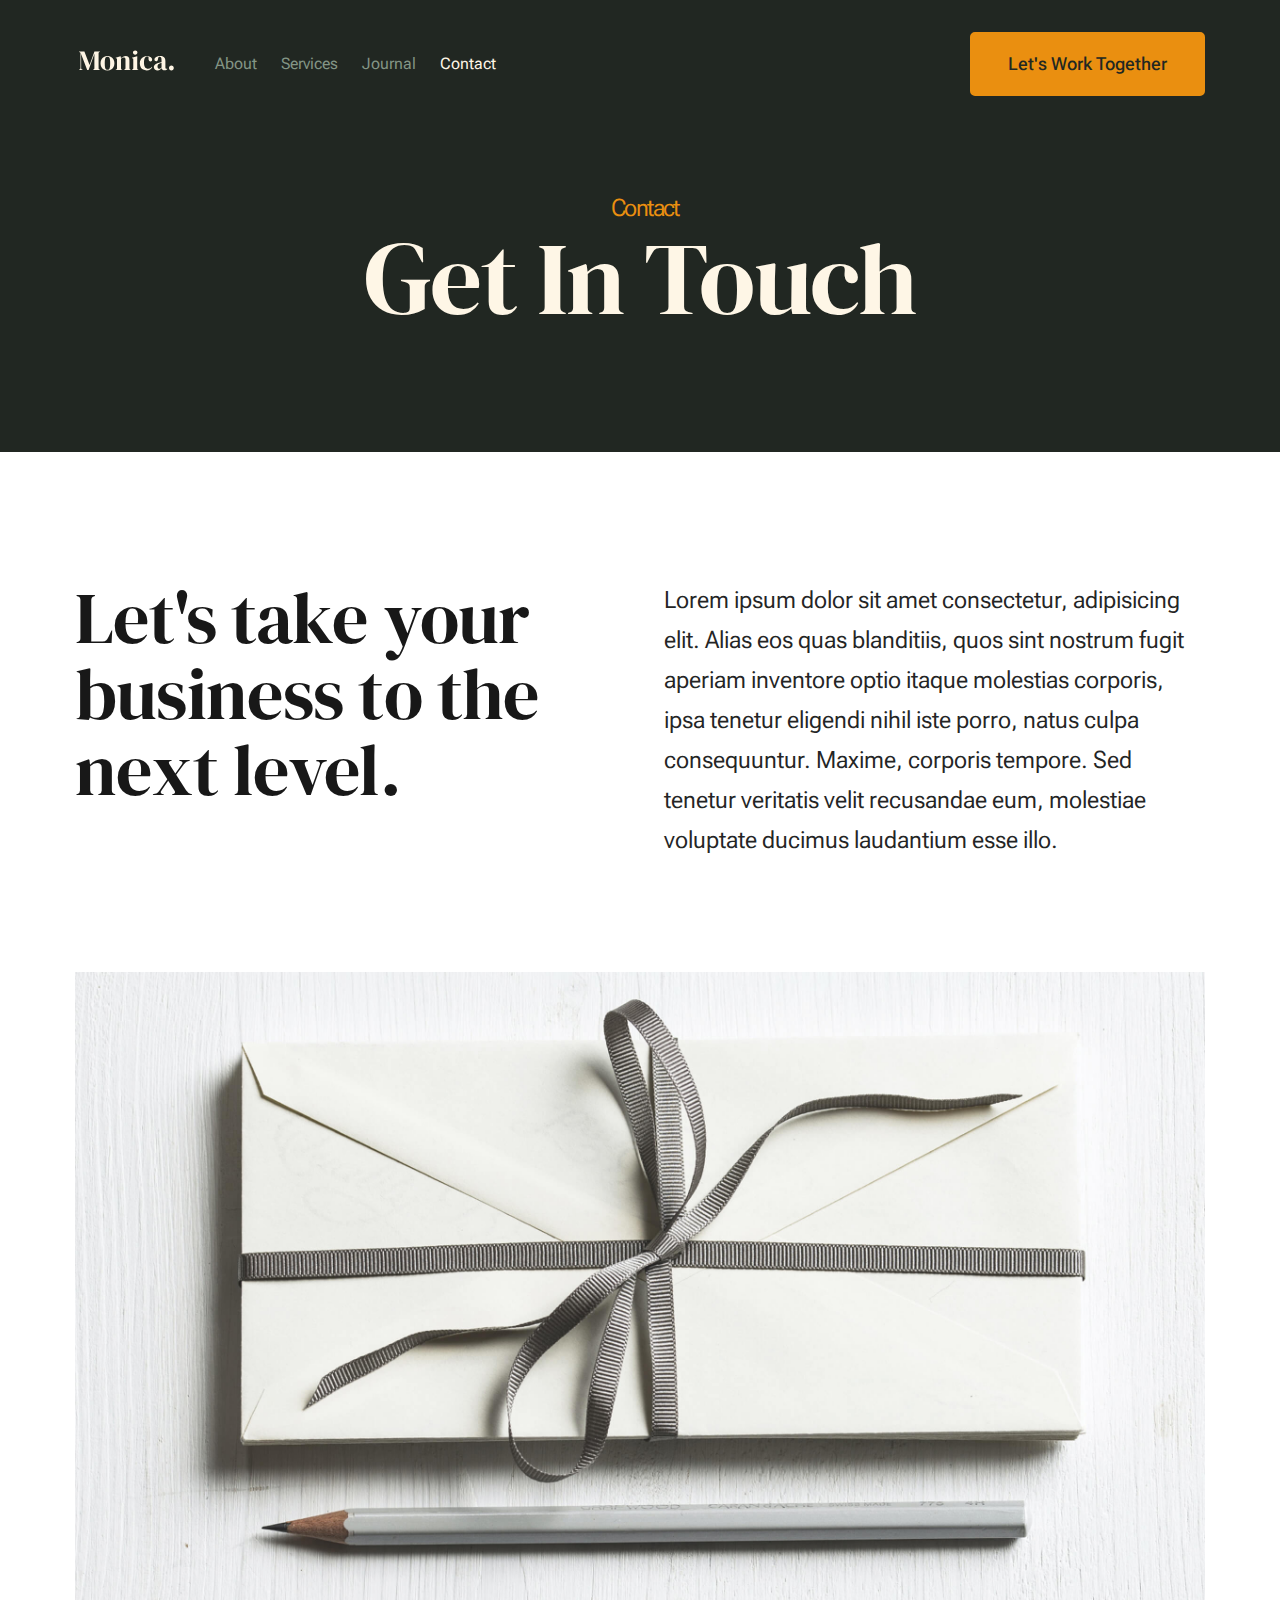
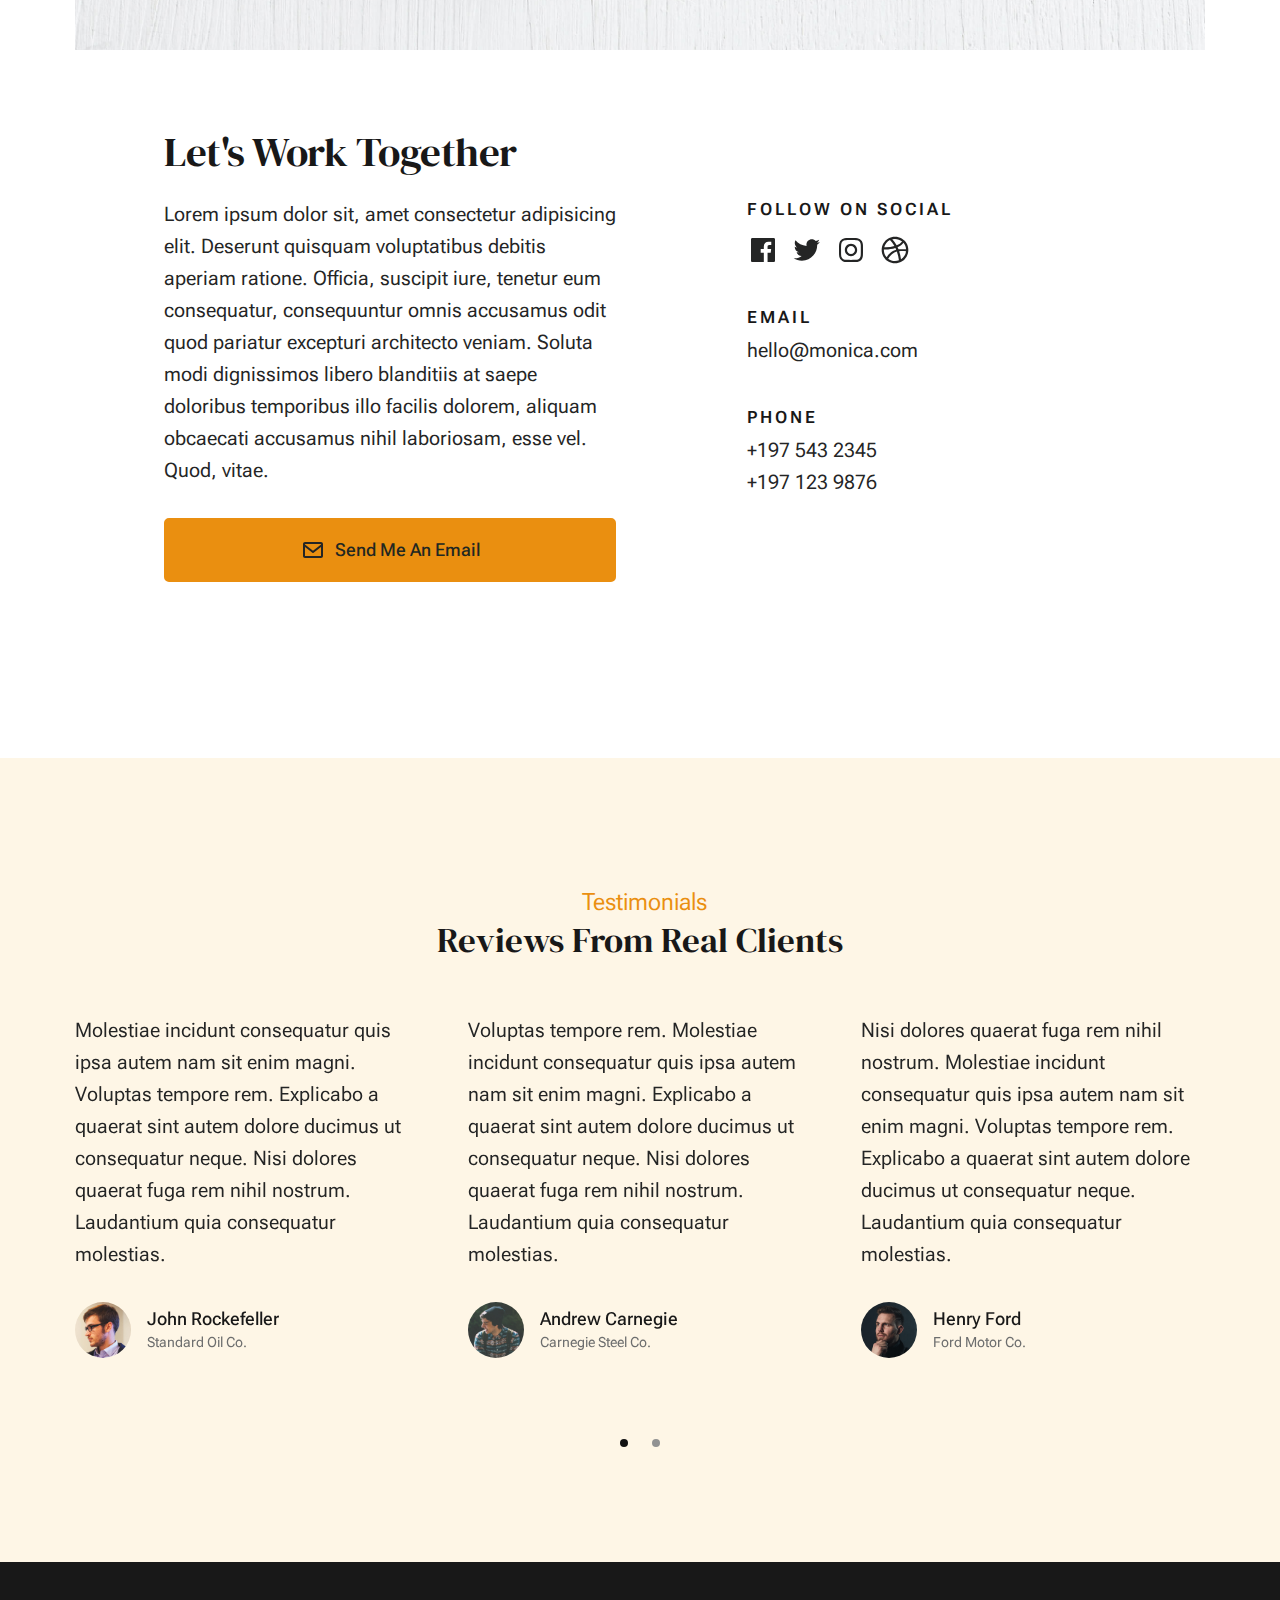
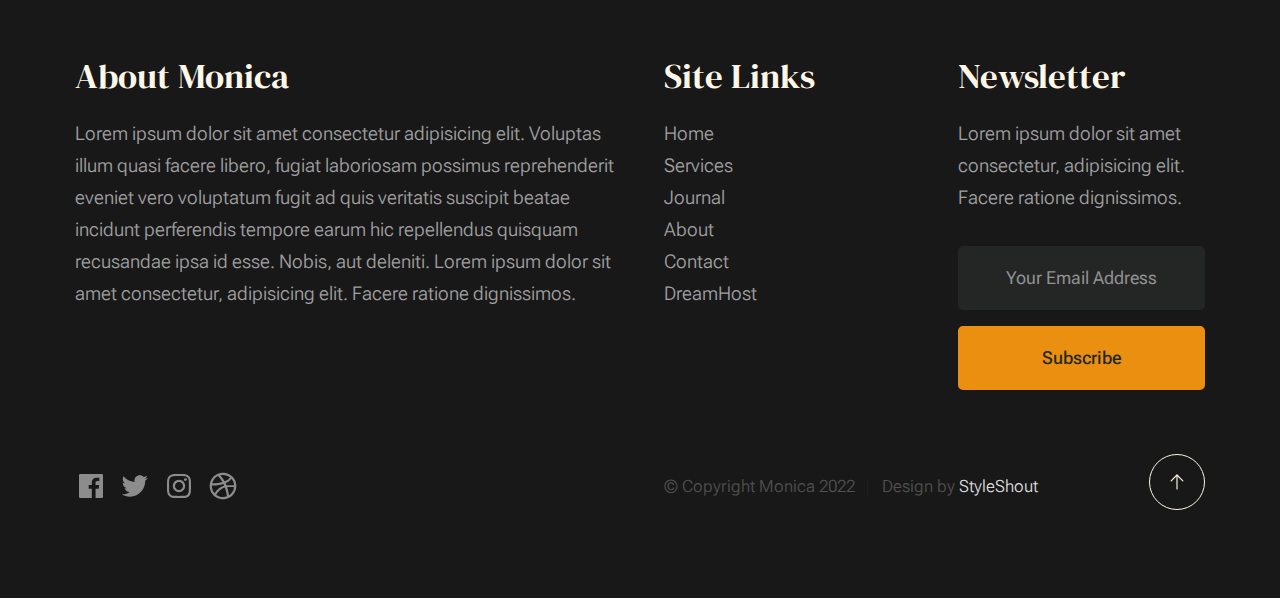
<file: contact.html>
<!DOCTYPE html>
<html lang="en" class="no-js" >
<head>

    <!--- basic page needs
    ================================================== -->
    <meta charset="utf-8">
    <meta name="viewport" content="width=device-width, initial-scale=1">
    <title>Contact - Monica</title>

    <script>
        document.documentElement.classList.remove('no-js');
        document.documentElement.classList.add('js');
    </script>

    <!-- CSS
    ================================================== -->
    <link rel="stylesheet" href="css/vendor.css">
    <link rel="stylesheet" href="css/styles.css">

    <!-- favicons
    ================================================== -->
    <link rel="apple-touch-icon" sizes="180x180" href="apple-touch-icon.png">
    <link rel="icon" type="image/png" sizes="32x32" href="favicon-32x32.png">
    <link rel="icon" type="image/png" sizes="16x16" href="favicon-16x16.png">
    <link rel="manifest" href="site.webmanifest">

</head>


<body id="top">


    <!-- preloader
    ================================================== -->
    <div id="preloader">
        <div id="loader" class="dots-fade">
            <div></div>
            <div></div>
            <div></div>
        </div>
    </div>


    <!-- page wrap
    ================================================== -->
    <div id="page" class="s-pagewrap">


        <!-- # site header 
        ================================================== -->
        <header class="s-header">
            <div class="row s-header__inner width-sixteen-col">

                <div class="s-header__block">
                    <div class="s-header__logo">
                        <a class="logo" href="index.html">
                            <img src="images/logo.svg" alt="Homepage">
                        </a>
                    </div>

                    <a class="s-header__menu-toggle" href="#0"><span>Menu</span></a>
                </div> <!-- end s-header__block -->

                <nav class="s-header__nav">
    
                    <ul class="s-header__menu-links">
                        <li><a href="about.html">About</a></li>
                        <li><a href="services.html">Services</a></li>
                        <li><a href="blog.html">Journal</a></li>
                        <li class="current"><a href="contact.html">Contact</a></li>
                    </ul> <!-- s-header__menu-links -->

                    <div class="s-header__contact">
                        <a href="contact.html" class="btn btn--primary s-header__contact-btn">Let's Work Together</a>                        
                    </div> <!-- s-header__contact -->
    
                </nav> <!-- end s-header__nav -->

            </div> <!-- end s-header__inner -->
        </header> <!-- end s-header -->


        <!-- # site main content
        ================================================== -->
        <section id="content" class="s-content">

               <section class="s-pageheader pageheader">
                    <div class="row">
                        <div class="column xl-12">
                            <h1 class="page-title">
                                <span class="page-title__small-type text-pretitle">Contact</span>
                                Get In Touch
                            </h1>                            
                        </div>
                    </div>
               </section> <!--pageheader -->  

               <section class="s-pagecontent pagecontent">

                    <div class="row pageintro">
                        <div class="column xl-6 lg-12">
                            <h2 class="text-display-title">Let's take your business to the next level.</h2>
                        </div>
                        <div class="column xl-6 lg-12 u-flexitem-x-right">
                            <p class="lead">
                            Lorem ipsum dolor sit amet consectetur, adipisicing elit. Alias eos quas blanditiis, quos sint nostrum fugit aperiam 
                            inventore optio itaque molestias corporis, ipsa tenetur eligendi nihil iste porro, natus culpa consequuntur. Maxime, 
                            corporis tempore. Sed tenetur veritatis velit recusandae eum, molestiae voluptate ducimus laudantium esse illo. 
                            </p>
                        </div>                       
                    </div> <!-- pageintro -->   
                    
                    <div class="row pagemedia">
                        <d class="column xl-12">
                            <figure class="page-media">                                
                                <img src="images/thumbs/contact/contact-1200.jpg" 
                                     srcset="images/thumbs/contact/contact-2400.jpg 2400w, 
                                             images/thumbs/contact/contact-1200.jpg 1200w, 
                                             images/thumbs/contact/contact-600.jpg 600w" sizes="(max-width: 2400px) 100vw, 2400px" alt="">
                            </figure>
                        </d>
                    </div> <!-- pagemedia --> 

                    <div class="row width-narrower pagemain">
                        <div class="column xl-12">
                            <h2>Let's Work Together</h2>

                            <div class="row">
                                <div class="column xl-6 md-12 contact-cta">     
                                    <p>
                                    Lorem ipsum dolor sit, amet consectetur adipisicing elit. Deserunt quisquam voluptatibus debitis aperiam ratione. Officia, 
                                    suscipit iure, tenetur eum consequatur, consequuntur omnis accusamus odit quod pariatur excepturi architecto veniam. Soluta 
                                    modi dignissimos libero blanditiis at saepe doloribus temporibus illo facilis dolorem, aliquam obcaecati accusamus nihil 
                                    laboriosam, esse vel. Quod, vitae.
                                    </p>
        
                                    <a href="mailto:#0" class="btn btn--primary u-fullwidth contact-btn">
                                        <svg xmlns="http://www.w3.org/2000/svg" width="24" height="24" viewBox="0 0 24 24" style="fill: rgba(0, 0, 0, 1);transform: ;msFilter:;"><path d="M20 4H4c-1.103 0-2 .897-2 2v12c0 1.103.897 2 2 2h16c1.103 0 2-.897 2-2V6c0-1.103-.897-2-2-2zm0 2v.511l-8 6.223-8-6.222V6h16zM4 18V9.044l7.386 5.745a.994.994 0 0 0 1.228 0L20 9.044 20.002 18H4z"></path></svg>
                                        Send Me An Email
                                    </a>
                                </div> 
                                <div class="column xl-5 md-12 u-flexitem-x-right">

                                    <div class="contact-block">
                                        <h6>Follow On Social</h6>
                                        <ul class="contact-social social-list">
                                            <li>
                                                <a href="#0">
                                                    <svg xmlns="http://www.w3.org/2000/svg" width="24" height="24" viewBox="0 0 24 24" style="fill:rgba(0, 0, 0, 1);transform:;-ms-filter:"><path d="M20,3H4C3.447,3,3,3.448,3,4v16c0,0.552,0.447,1,1,1h8.615v-6.96h-2.338v-2.725h2.338v-2c0-2.325,1.42-3.592,3.5-3.592 c0.699-0.002,1.399,0.034,2.095,0.107v2.42h-1.435c-1.128,0-1.348,0.538-1.348,1.325v1.735h2.697l-0.35,2.725h-2.348V21H20 c0.553,0,1-0.448,1-1V4C21,3.448,20.553,3,20,3z"></path></svg>
                                                    <span class="u-screen-reader-text">Facebook</span>
                                                </a>
                                            </li>
                                            <li>
                                                <a href="#0">
                                                    <svg xmlns="http://www.w3.org/2000/svg" width="24" height="24" viewBox="0 0 24 24" style="fill:rgba(0, 0, 0, 1);transform:;-ms-filter:"><path d="M19.633,7.997c0.013,0.175,0.013,0.349,0.013,0.523c0,5.325-4.053,11.461-11.46,11.461c-2.282,0-4.402-0.661-6.186-1.809 c0.324,0.037,0.636,0.05,0.973,0.05c1.883,0,3.616-0.636,5.001-1.721c-1.771-0.037-3.255-1.197-3.767-2.793 c0.249,0.037,0.499,0.062,0.761,0.062c0.361,0,0.724-0.05,1.061-0.137c-1.847-0.374-3.23-1.995-3.23-3.953v-0.05 c0.537,0.299,1.16,0.486,1.82,0.511C3.534,9.419,2.823,8.184,2.823,6.787c0-0.748,0.199-1.434,0.548-2.032 c1.983,2.443,4.964,4.04,8.306,4.215c-0.062-0.3-0.1-0.611-0.1-0.923c0-2.22,1.796-4.028,4.028-4.028 c1.16,0,2.207,0.486,2.943,1.272c0.91-0.175,1.782-0.512,2.556-0.973c-0.299,0.935-0.936,1.721-1.771,2.22 c0.811-0.088,1.597-0.312,2.319-0.624C21.104,6.712,20.419,7.423,19.633,7.997z"></path></svg>
                                                    <span class="u-screen-reader-text">Twitter</span>
                                                </a>
                                            </li>
                                            <li>
                                                <a href="#0">
                                                    <svg xmlns="http://www.w3.org/2000/svg" width="24" height="24" viewBox="0 0 24 24" style="fill:rgba(0, 0, 0, 1);transform:;-ms-filter:"><path d="M11.999,7.377c-2.554,0-4.623,2.07-4.623,4.623c0,2.554,2.069,4.624,4.623,4.624c2.552,0,4.623-2.07,4.623-4.624 C16.622,9.447,14.551,7.377,11.999,7.377L11.999,7.377z M11.999,15.004c-1.659,0-3.004-1.345-3.004-3.003 c0-1.659,1.345-3.003,3.004-3.003s3.002,1.344,3.002,3.003C15.001,13.659,13.658,15.004,11.999,15.004L11.999,15.004z"></path><circle cx="16.806" cy="7.207" r="1.078"></circle><path d="M20.533,6.111c-0.469-1.209-1.424-2.165-2.633-2.632c-0.699-0.263-1.438-0.404-2.186-0.42 c-0.963-0.042-1.268-0.054-3.71-0.054s-2.755,0-3.71,0.054C7.548,3.074,6.809,3.215,6.11,3.479C4.9,3.946,3.945,4.902,3.477,6.111 c-0.263,0.7-0.404,1.438-0.419,2.186c-0.043,0.962-0.056,1.267-0.056,3.71c0,2.442,0,2.753,0.056,3.71 c0.015,0.748,0.156,1.486,0.419,2.187c0.469,1.208,1.424,2.164,2.634,2.632c0.696,0.272,1.435,0.426,2.185,0.45 c0.963,0.042,1.268,0.055,3.71,0.055s2.755,0,3.71-0.055c0.747-0.015,1.486-0.157,2.186-0.419c1.209-0.469,2.164-1.424,2.633-2.633 c0.263-0.7,0.404-1.438,0.419-2.186c0.043-0.962,0.056-1.267,0.056-3.71s0-2.753-0.056-3.71C20.941,7.57,20.801,6.819,20.533,6.111z M19.315,15.643c-0.007,0.576-0.111,1.147-0.311,1.688c-0.305,0.787-0.926,1.409-1.712,1.711c-0.535,0.199-1.099,0.303-1.67,0.311 c-0.95,0.044-1.218,0.055-3.654,0.055c-2.438,0-2.687,0-3.655-0.055c-0.569-0.007-1.135-0.112-1.669-0.311 c-0.789-0.301-1.414-0.923-1.719-1.711c-0.196-0.534-0.302-1.099-0.311-1.669c-0.043-0.95-0.053-1.218-0.053-3.654 c0-2.437,0-2.686,0.053-3.655c0.007-0.576,0.111-1.146,0.311-1.687c0.305-0.789,0.93-1.41,1.719-1.712 c0.534-0.198,1.1-0.303,1.669-0.311c0.951-0.043,1.218-0.055,3.655-0.055c2.437,0,2.687,0,3.654,0.055 c0.571,0.007,1.135,0.112,1.67,0.311c0.786,0.303,1.407,0.925,1.712,1.712c0.196,0.534,0.302,1.099,0.311,1.669 c0.043,0.951,0.054,1.218,0.054,3.655c0,2.436,0,2.698-0.043,3.654H19.315z"></path></svg>
                                                    <span class="u-screen-reader-text">Instagram</span>
                                                </a>
                                            </li>
                                            <li>
                                                <a href="#0">
                                                    <svg xmlns="http://www.w3.org/2000/svg" width="24" height="24" viewBox="0 0 24 24" style="fill: rgba(0, 0, 0, 1);transform: ;msFilter:;"><path d="M20.66 6.98a9.932 9.932 0 0 0-3.641-3.64C15.486 2.447 13.813 2 12 2s-3.486.447-5.02 1.34c-1.533.893-2.747 2.107-3.64 3.64S2 10.187 2 12s.446 3.487 1.34 5.02a9.924 9.924 0 0 0 3.641 3.64C8.514 21.553 10.187 22 12 22s3.486-.447 5.02-1.34a9.932 9.932 0 0 0 3.641-3.64C21.554 15.487 22 13.813 22 12s-.446-3.487-1.34-5.02zM12 3.66c2 0 3.772.64 5.32 1.919-.92 1.174-2.286 2.14-4.1 2.9-1.002-1.813-2.088-3.327-3.261-4.54A7.715 7.715 0 0 1 12 3.66zM5.51 6.8a8.116 8.116 0 0 1 2.711-2.22c1.212 1.201 2.325 2.7 3.34 4.5-2 .6-4.114.9-6.341.9-.573 0-1.006-.013-1.3-.04A8.549 8.549 0 0 1 5.51 6.8zM3.66 12c0-.054.003-.12.01-.2.007-.08.01-.146.01-.2.254.014.641.02 1.161.02 2.666 0 5.146-.367 7.439-1.1.187.373.381.793.58 1.26-1.32.293-2.674 1.006-4.061 2.14S6.4 16.247 5.76 17.5c-1.4-1.587-2.1-3.42-2.1-5.5zM12 20.34c-1.894 0-3.594-.587-5.101-1.759.601-1.187 1.524-2.322 2.771-3.401 1.246-1.08 2.483-1.753 3.71-2.02a29.441 29.441 0 0 1 1.56 6.62 8.166 8.166 0 0 1-2.94.56zm7.08-3.96a8.351 8.351 0 0 1-2.58 2.621c-.24-2.08-.7-4.107-1.379-6.081.932-.066 1.765-.1 2.5-.1.799 0 1.686.034 2.659.1a8.098 8.098 0 0 1-1.2 3.46zm-1.24-5c-1.16 0-2.233.047-3.22.14a27.053 27.053 0 0 0-.68-1.62c2.066-.906 3.532-2.006 4.399-3.3 1.2 1.414 1.854 3.027 1.96 4.84-.812-.04-1.632-.06-2.459-.06z"></path></svg>
                                                    <span class="u-screen-reader-text">Dribbble</span>
                                                </a>
                                            </li>
                                        </ul> <!-- end s-footer__social -->
                                    </div>

                                    <div class="contact-block">
                                        <h6>Email</h6>
                                        <a href="mailto:#0">hello@monica.com</a>
                                    </div>

                                    <div class="contact-block">
                                        <h6>Phone</h6>
                                        <ul class="contact-list">
                                            <li><a href="tel:197-543-2345">+197 543 2345</a></li>
                                            <li><a href="tel:197-123-9876">+197 123 9876</a></li>
                                        </ul>
                                    </div>

                                </div>
                            </div>
                        </div>                        
                    </div> <!-- end pagemain -->

               </section> <!-- pagecontent -->

               <section class="s-testimonials">

                    <div class="s-testimonials__header row row-x-center text-center">
                        <div class="column xl-8 lg-12">
        
                            <p class="text-pretitle">
                            Testimonials
                            </p>
                            <h3>
                            Reviews From Real Clients
                            </h3>                        
        
                        </div>
                    </div> <!--end s-testimonials__header -->

                    <div class="row s-testimonials__content">
                        <div class="column xl-12 testimonials">

                            <div class="swiper-container testimonials__slider page-slider">

                                <div class="swiper-wrapper">
                                    <div class="testimonials__slide swiper-slide">
                                        <p>
                                        Molestiae incidunt consequatur quis ipsa autem nam sit enim magni. Voluptas tempore rem. 
                                        Explicabo a quaerat sint autem dolore ducimus ut consequatur neque. Nisi dolores quaerat fuga rem nihil nostrum.
                                        Laudantium quia consequatur molestias.
                                        </p>
                                        <div class="testimonials__author">
                                            <img src="images/avatars/user-01.jpg" alt="Author image" class="testimonials__avatar">
                                            <cite class="testimonials__cite">
                                                <strong>John Rockefeller</strong>
                                                <span>Standard Oil Co.</span>
                                            </cite>
                                        </div>
                                    </div>
                                    <div class="testimonials__slide swiper-slide">
                                        <p>
                                        Voluptas tempore rem. Molestiae incidunt consequatur quis ipsa autem nam sit enim magni. 
                                        Explicabo a quaerat sint autem dolore ducimus ut consequatur neque. Nisi dolores quaerat fuga rem nihil nostrum.
                                        Laudantium quia consequatur molestias.
                                        </p>
                                        <div class="testimonials__author">
                                            <img src="images/avatars/user-04.jpg" alt="Author image" class="testimonials__avatar">
                                            <cite class="testimonials__cite">
                                                <strong>Andrew Carnegie</strong>
                                                <span>Carnegie Steel Co.</span>
                                            </cite>
                                        </div>
                                    </div>
                                    <div class="testimonials__slide swiper-slide">
                                        <p>
                                        Nisi dolores quaerat fuga rem nihil nostrum. Molestiae incidunt consequatur quis ipsa autem nam sit enim magni. 
                                        Voluptas tempore rem. Explicabo a quaerat sint autem dolore ducimus ut consequatur neque. 
                                        Laudantium quia consequatur molestias.
                                        </p>
                                        <div class="testimonials__author">
                                            <img src="images/avatars/user-06.jpg" alt="Author image" class="testimonials__avatar">
                                            <cite class="testimonials__cite">
                                                <strong>Henry Ford</strong>
                                                <span>Ford Motor Co.</span>
                                            </cite>
                                        </div>
                                    </div>
                                    <div class="testimonials__slide swiper-slide">
                                        <p>
                                        Molestiae incidunt consequatur quis ipsa autem nam sit enim magni. Voluptas tempore rem. 
                                        Explicabo a quaerat sint autem dolore ducimus ut consequatur neque. Nisi dolores quaerat fuga rem nihil nostrum.
                                        Laudantium quia consequatur molestias.
                                        </p>
                                        <div class="testimonials__author">
                                            <img src="images/avatars/user-02.jpg" alt="Author image" class="testimonials__avatar">
                                            <cite class="testimonials__cite">
                                                <strong>John Morgan</strong>
                                                <span>JP Morgan & Co.</span>
                                            </cite>
                                        </div>
                                    </div> 
                                </div> <!-- end swiper-wrapper --> 

                                <div class="swiper-pagination"></div>

                            </div> <!--end testimonials__slider --> 

                        </div> <!-- testimonials -->
                    </div> <!--end s-testimonials__content -->

               </section> <!-- end s-testimonials -->

        </section> <!-- s-content-->

        <!-- # footer 
        ================================================== -->
        <footer class="s-footer">
            <div class="row s-footer__content">
                <div class="column xl-6 lg-6 md-12 s-footer__block s-footer__about">                    
                    <h3>About Monica</h3>
                    <p>
                    Lorem ipsum dolor sit amet consectetur adipisicing elit. Voluptas illum quasi facere libero, 
                    fugiat laboriosam possimus reprehenderit eveniet vero voluptatum fugit ad quis veritatis suscipit beatae 
                    incidunt perferendis tempore earum hic repellendus quisquam recusandae ipsa id esse. Nobis, aut deleniti.
                    Lorem ipsum dolor sit amet consectetur, adipisicing elit. Facere ratione dignissimos.
                    </p>               
                </div>                
                <div class="column xl-3 lg-6 md-12 s-footer__block s-footer__site-links">
                    <h3>Site Links</h3>
                    <ul class="link-list">
                        <li><a href="index.html">Home</a></li>
                        <li><a href="services.html">Services</a></li>
                        <li><a href="blog.html">Journal</a></li>
                        <li><a href="about.html">About</a></li>
                        <li><a href="contact.html">Contact</a></li>
                        <li><a href="https://www.dreamhost.com/r.cgi?287326">DreamHost</a></li>
                    </ul>
                </div>
                <div class="column xl-3 lg-6 md-12 tab-12 s-footer__block s-footer__newsletter">
                    <h3>Newsletter</h3>

                    <p>
                    Lorem ipsum dolor sit amet consectetur, adipisicing elit. Facere ratione dignissimos.
                    </p>

                    <div class="subscribe-form">
                        <form id="mc-form" class="mc-form">
                            <input type="email" name="EMAIL" id="mce-EMAIL" class="u-fullwidth text-center" placeholder="Your Email Address" title="The domain portion of the email address is invalid (the portion after the @)." pattern="^([^\x00-\x20\x22\x28\x29\x2c\x2e\x3a-\x3c\x3e\x40\x5b-\x5d\x7f-\xff]+|\x22([^\x0d\x22\x5c\x80-\xff]|\x5c[\x00-\x7f])*\x22)(\x2e([^\x00-\x20\x22\x28\x29\x2c\x2e\x3a-\x3c\x3e\x40\x5b-\x5d\x7f-\xff]+|\x22([^\x0d\x22\x5c\x80-\xff]|\x5c[\x00-\x7f])*\x22))*\x40([^\x00-\x20\x22\x28\x29\x2c\x2e\x3a-\x3c\x3e\x40\x5b-\x5d\x7f-\xff]+|\x5b([^\x0d\x5b-\x5d\x80-\xff]|\x5c[\x00-\x7f])*\x5d)(\x2e([^\x00-\x20\x22\x28\x29\x2c\x2e\x3a-\x3c\x3e\x40\x5b-\x5d\x7f-\xff]+|\x5b([^\x0d\x5b-\x5d\x80-\xff]|\x5c[\x00-\x7f])*\x5d))*(\.\w{2,})+$" required>
                            <input type="submit" name="subscribe" value="Subscribe" class="btn btn--primary btn--small u-fullwidth">
                            <!-- <div style="position: absolute; left: -5000px;" aria-hidden="true"><input type="text" name="b_cdb7b577e41181934ed6a6a44_9a91cfe7b3" tabindex="-1" value=""></div> -->
                            <div class="mc-status"></div>
                        </form>
                    </div>
                </div>
            </div>    
            
            <div class="row s-footer__bottom">
                <div class="column xl-6 lg-12">
                    <ul class="s-footer__social social-list">
                        <li>
                            <a href="#0">
                                <svg xmlns="http://www.w3.org/2000/svg" width="24" height="24" viewBox="0 0 24 24" style="fill:rgba(0, 0, 0, 1);transform:;-ms-filter:"><path d="M20,3H4C3.447,3,3,3.448,3,4v16c0,0.552,0.447,1,1,1h8.615v-6.96h-2.338v-2.725h2.338v-2c0-2.325,1.42-3.592,3.5-3.592 c0.699-0.002,1.399,0.034,2.095,0.107v2.42h-1.435c-1.128,0-1.348,0.538-1.348,1.325v1.735h2.697l-0.35,2.725h-2.348V21H20 c0.553,0,1-0.448,1-1V4C21,3.448,20.553,3,20,3z"></path></svg>
                                <span class="u-screen-reader-text">Facebook</span>
                            </a>
                        </li>
                        <li>
                            <a href="#0">
                                <svg xmlns="http://www.w3.org/2000/svg" width="24" height="24" viewBox="0 0 24 24" style="fill:rgba(0, 0, 0, 1);transform:;-ms-filter:"><path d="M19.633,7.997c0.013,0.175,0.013,0.349,0.013,0.523c0,5.325-4.053,11.461-11.46,11.461c-2.282,0-4.402-0.661-6.186-1.809 c0.324,0.037,0.636,0.05,0.973,0.05c1.883,0,3.616-0.636,5.001-1.721c-1.771-0.037-3.255-1.197-3.767-2.793 c0.249,0.037,0.499,0.062,0.761,0.062c0.361,0,0.724-0.05,1.061-0.137c-1.847-0.374-3.23-1.995-3.23-3.953v-0.05 c0.537,0.299,1.16,0.486,1.82,0.511C3.534,9.419,2.823,8.184,2.823,6.787c0-0.748,0.199-1.434,0.548-2.032 c1.983,2.443,4.964,4.04,8.306,4.215c-0.062-0.3-0.1-0.611-0.1-0.923c0-2.22,1.796-4.028,4.028-4.028 c1.16,0,2.207,0.486,2.943,1.272c0.91-0.175,1.782-0.512,2.556-0.973c-0.299,0.935-0.936,1.721-1.771,2.22 c0.811-0.088,1.597-0.312,2.319-0.624C21.104,6.712,20.419,7.423,19.633,7.997z"></path></svg>
                                <span class="u-screen-reader-text">Twitter</span>
                            </a>
                        </li>
                        <li>
                            <a href="#0">
                                <svg xmlns="http://www.w3.org/2000/svg" width="24" height="24" viewBox="0 0 24 24" style="fill:rgba(0, 0, 0, 1);transform:;-ms-filter:"><path d="M11.999,7.377c-2.554,0-4.623,2.07-4.623,4.623c0,2.554,2.069,4.624,4.623,4.624c2.552,0,4.623-2.07,4.623-4.624 C16.622,9.447,14.551,7.377,11.999,7.377L11.999,7.377z M11.999,15.004c-1.659,0-3.004-1.345-3.004-3.003 c0-1.659,1.345-3.003,3.004-3.003s3.002,1.344,3.002,3.003C15.001,13.659,13.658,15.004,11.999,15.004L11.999,15.004z"></path><circle cx="16.806" cy="7.207" r="1.078"></circle><path d="M20.533,6.111c-0.469-1.209-1.424-2.165-2.633-2.632c-0.699-0.263-1.438-0.404-2.186-0.42 c-0.963-0.042-1.268-0.054-3.71-0.054s-2.755,0-3.71,0.054C7.548,3.074,6.809,3.215,6.11,3.479C4.9,3.946,3.945,4.902,3.477,6.111 c-0.263,0.7-0.404,1.438-0.419,2.186c-0.043,0.962-0.056,1.267-0.056,3.71c0,2.442,0,2.753,0.056,3.71 c0.015,0.748,0.156,1.486,0.419,2.187c0.469,1.208,1.424,2.164,2.634,2.632c0.696,0.272,1.435,0.426,2.185,0.45 c0.963,0.042,1.268,0.055,3.71,0.055s2.755,0,3.71-0.055c0.747-0.015,1.486-0.157,2.186-0.419c1.209-0.469,2.164-1.424,2.633-2.633 c0.263-0.7,0.404-1.438,0.419-2.186c0.043-0.962,0.056-1.267,0.056-3.71s0-2.753-0.056-3.71C20.941,7.57,20.801,6.819,20.533,6.111z M19.315,15.643c-0.007,0.576-0.111,1.147-0.311,1.688c-0.305,0.787-0.926,1.409-1.712,1.711c-0.535,0.199-1.099,0.303-1.67,0.311 c-0.95,0.044-1.218,0.055-3.654,0.055c-2.438,0-2.687,0-3.655-0.055c-0.569-0.007-1.135-0.112-1.669-0.311 c-0.789-0.301-1.414-0.923-1.719-1.711c-0.196-0.534-0.302-1.099-0.311-1.669c-0.043-0.95-0.053-1.218-0.053-3.654 c0-2.437,0-2.686,0.053-3.655c0.007-0.576,0.111-1.146,0.311-1.687c0.305-0.789,0.93-1.41,1.719-1.712 c0.534-0.198,1.1-0.303,1.669-0.311c0.951-0.043,1.218-0.055,3.655-0.055c2.437,0,2.687,0,3.654,0.055 c0.571,0.007,1.135,0.112,1.67,0.311c0.786,0.303,1.407,0.925,1.712,1.712c0.196,0.534,0.302,1.099,0.311,1.669 c0.043,0.951,0.054,1.218,0.054,3.655c0,2.436,0,2.698-0.043,3.654H19.315z"></path></svg>
                                <span class="u-screen-reader-text">Instagram</span>
                            </a>
                        </li>
                        <li>
                            <a href="#0">
                                <svg xmlns="http://www.w3.org/2000/svg" width="24" height="24" viewBox="0 0 24 24" style="fill: rgba(0, 0, 0, 1);transform: ;msFilter:;"><path d="M20.66 6.98a9.932 9.932 0 0 0-3.641-3.64C15.486 2.447 13.813 2 12 2s-3.486.447-5.02 1.34c-1.533.893-2.747 2.107-3.64 3.64S2 10.187 2 12s.446 3.487 1.34 5.02a9.924 9.924 0 0 0 3.641 3.64C8.514 21.553 10.187 22 12 22s3.486-.447 5.02-1.34a9.932 9.932 0 0 0 3.641-3.64C21.554 15.487 22 13.813 22 12s-.446-3.487-1.34-5.02zM12 3.66c2 0 3.772.64 5.32 1.919-.92 1.174-2.286 2.14-4.1 2.9-1.002-1.813-2.088-3.327-3.261-4.54A7.715 7.715 0 0 1 12 3.66zM5.51 6.8a8.116 8.116 0 0 1 2.711-2.22c1.212 1.201 2.325 2.7 3.34 4.5-2 .6-4.114.9-6.341.9-.573 0-1.006-.013-1.3-.04A8.549 8.549 0 0 1 5.51 6.8zM3.66 12c0-.054.003-.12.01-.2.007-.08.01-.146.01-.2.254.014.641.02 1.161.02 2.666 0 5.146-.367 7.439-1.1.187.373.381.793.58 1.26-1.32.293-2.674 1.006-4.061 2.14S6.4 16.247 5.76 17.5c-1.4-1.587-2.1-3.42-2.1-5.5zM12 20.34c-1.894 0-3.594-.587-5.101-1.759.601-1.187 1.524-2.322 2.771-3.401 1.246-1.08 2.483-1.753 3.71-2.02a29.441 29.441 0 0 1 1.56 6.62 8.166 8.166 0 0 1-2.94.56zm7.08-3.96a8.351 8.351 0 0 1-2.58 2.621c-.24-2.08-.7-4.107-1.379-6.081.932-.066 1.765-.1 2.5-.1.799 0 1.686.034 2.659.1a8.098 8.098 0 0 1-1.2 3.46zm-1.24-5c-1.16 0-2.233.047-3.22.14a27.053 27.053 0 0 0-.68-1.62c2.066-.906 3.532-2.006 4.399-3.3 1.2 1.414 1.854 3.027 1.96 4.84-.812-.04-1.632-.06-2.459-.06z"></path></svg>
                                <span class="u-screen-reader-text">Dribbble</span>
                            </a>
                        </li>
                    </ul> <!-- end s-footer__social -->
                </div>
                <div class="column xl-6 lg-12">
                    <p class="ss-copyright">
                        <span>© Copyright Monica 2022</span> 
                        <span>Design by <a href="https://www.styleshout.com/">StyleShout</a></span>
                    </p>
                </div>

                <div class="ss-go-top">
                    <a class="smoothscroll" title="Back to Top" href="#top">
                        <svg xmlns="http://www.w3.org/2000/svg" viewBox="0 0 24 24" width="36" height="36" fill="none" stroke="#ffffff" stroke-width="1" stroke-linecap="round" stroke-linejoin="round">&lt;!--!  Atomicons Free 1.00 by @atisalab License - https://atomicons.com/license/ (Icons: CC BY 4.0) Copyright 2021 Atomicons --&gt;<polyline points="17 11 12 6 7 11"></polyline><line x1="12" y1="18" x2="12" y2="6"></line></svg>
                    </a>
                </div> <!-- end ss-go-top -->
            </div>
            
        </footer> <!-- end s-footer -->

    </div> <!-- end page-wrap -->

    <!-- Java Script
    ================================================== -->
    <script src="js/plugins.js"></script>
    <script src="js/main.js"></script>

</body>
</html>
</file>
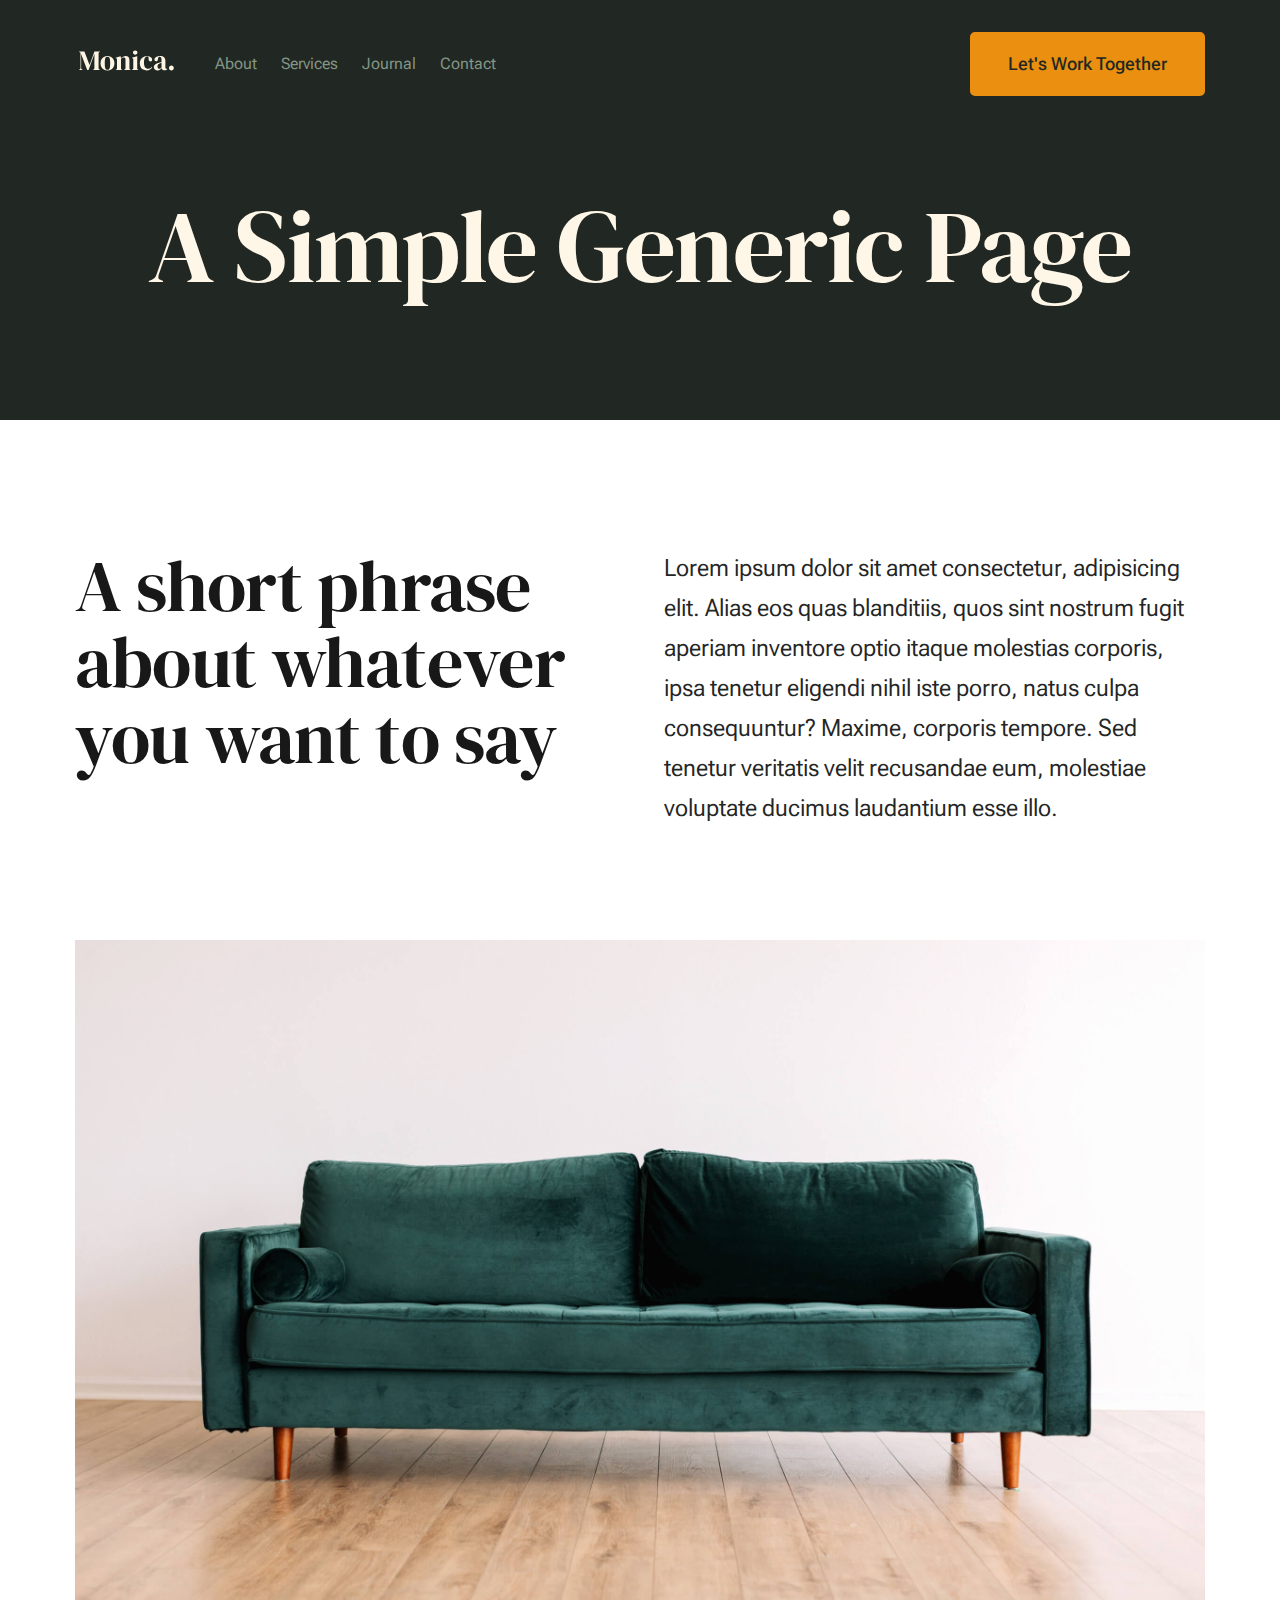
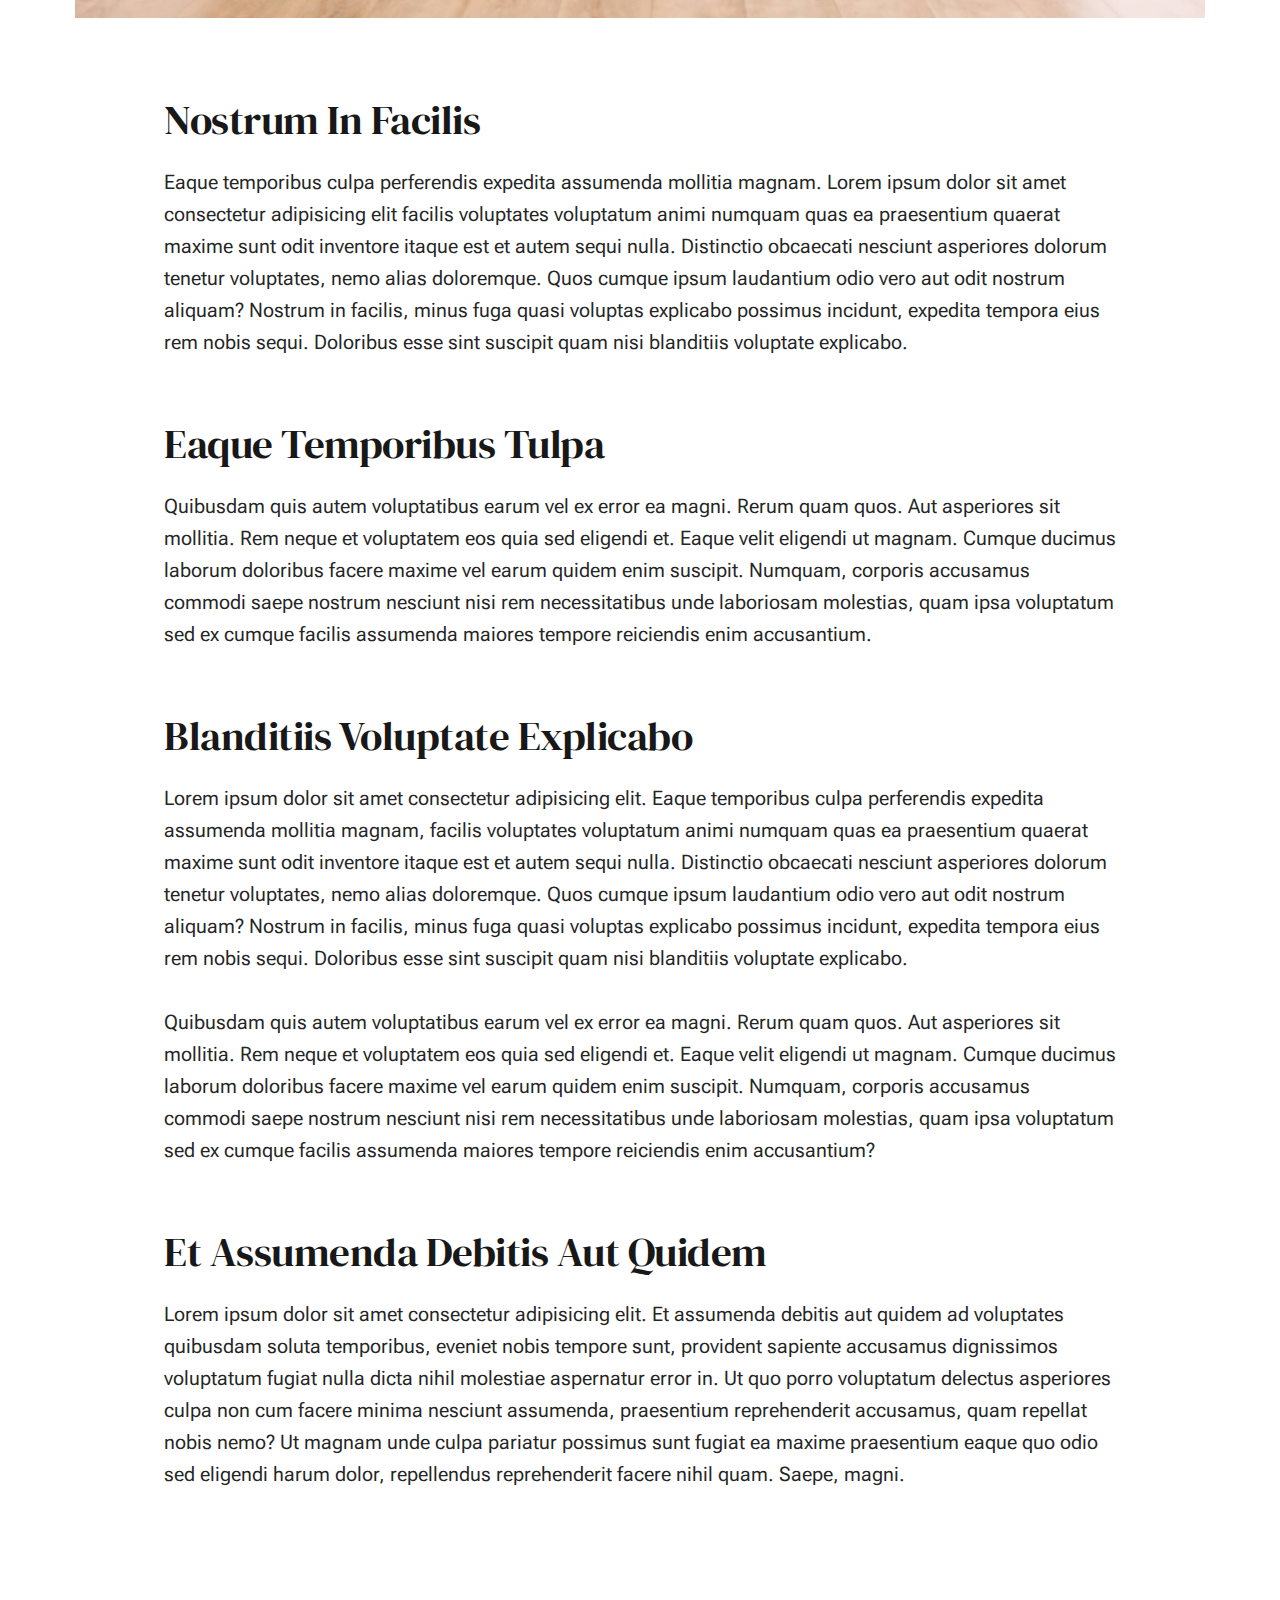
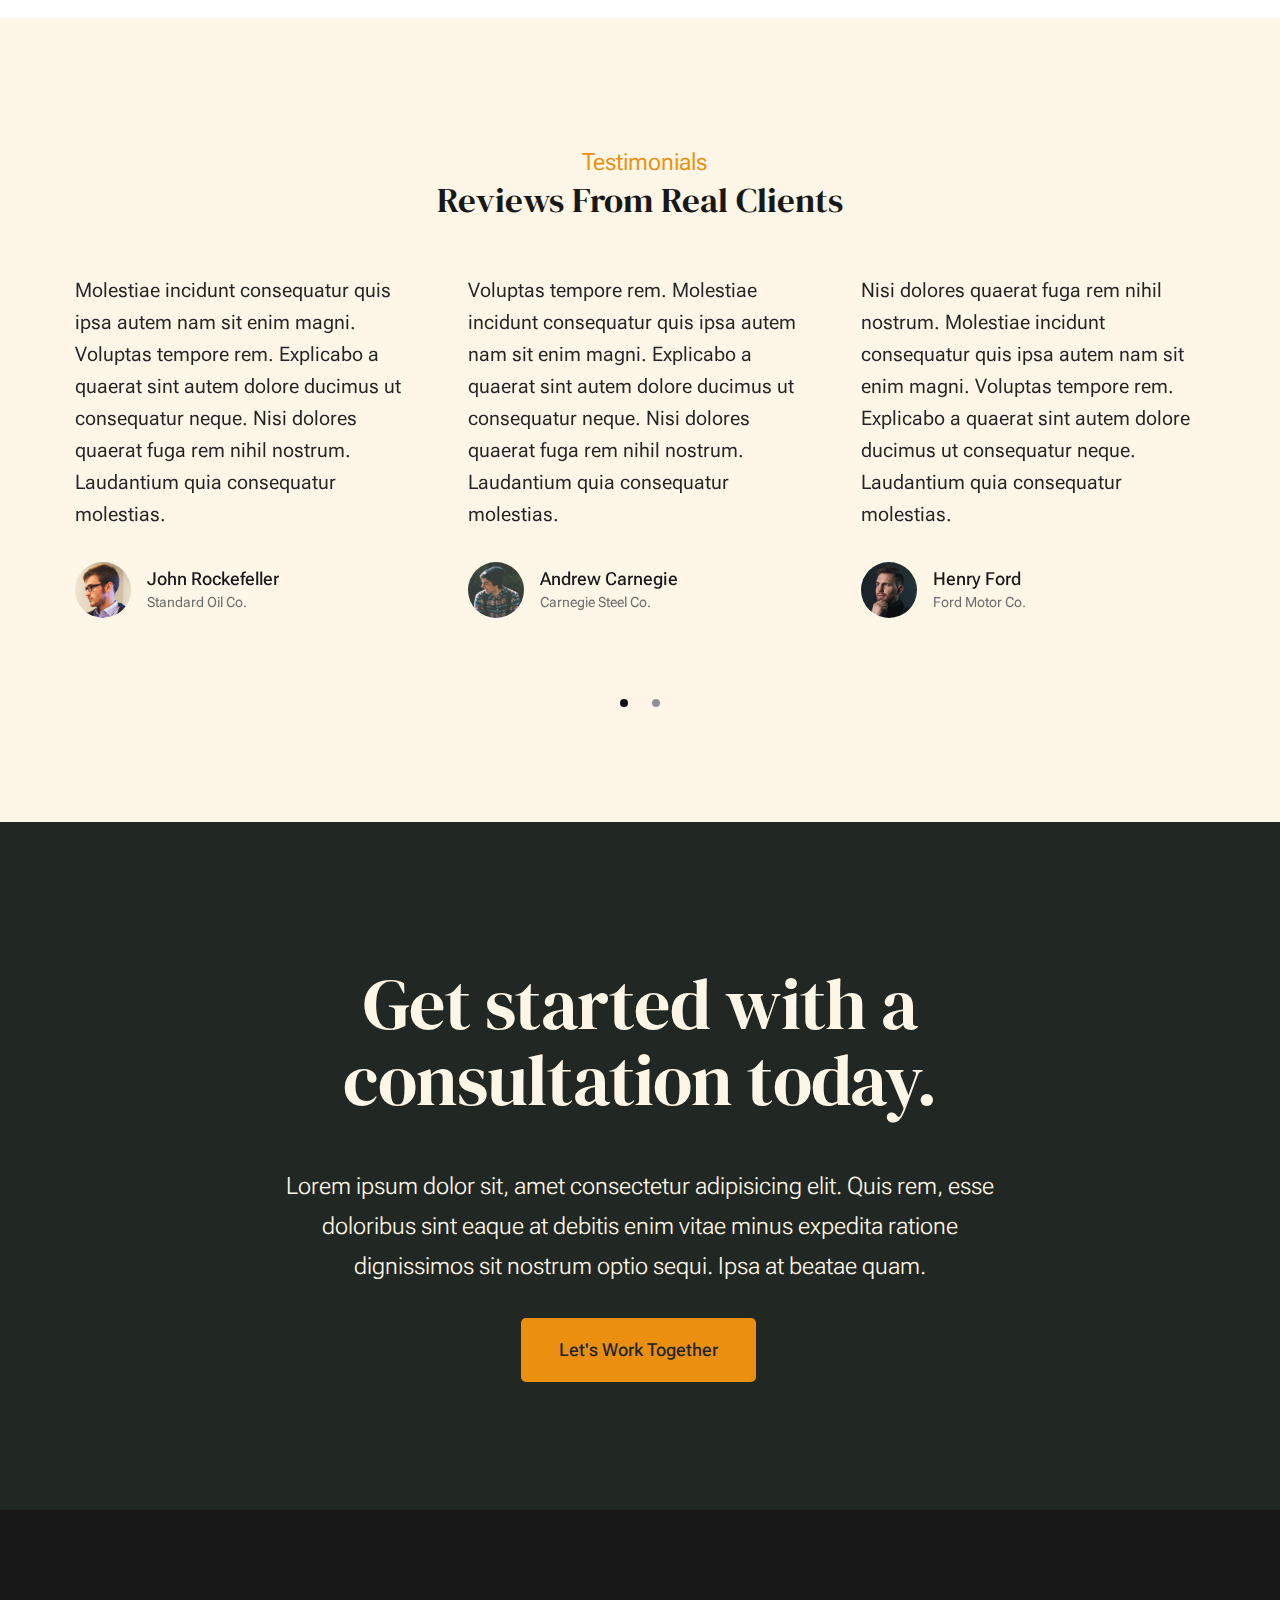
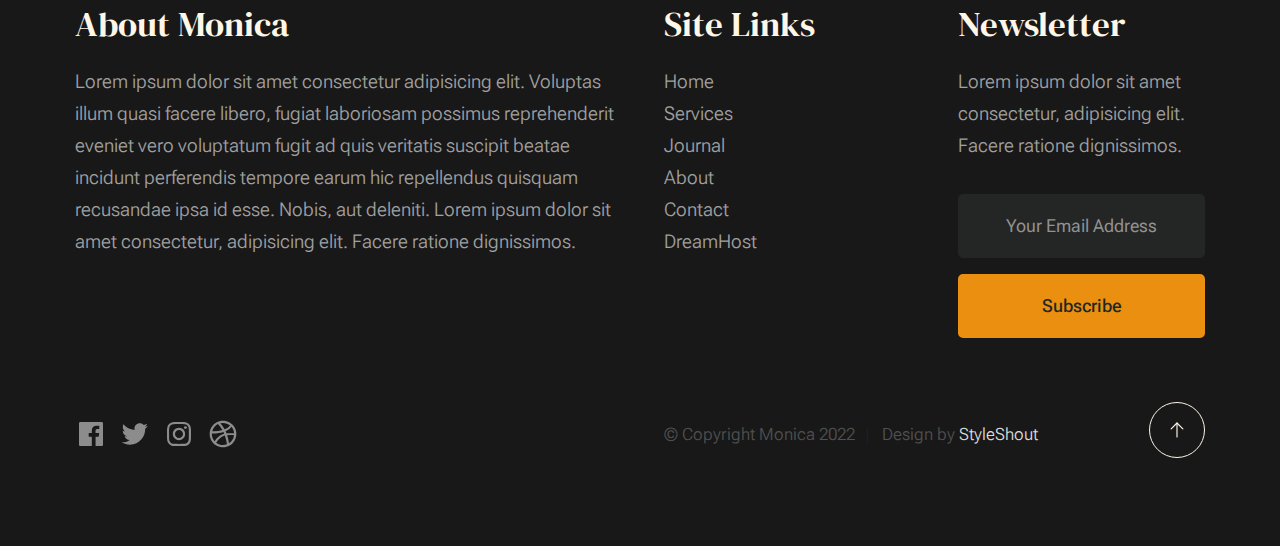
<file: generic.html>
<!DOCTYPE html>
<html lang="en" class="no-js" >
<head>

    <!--- basic page needs
    ================================================== -->
    <meta charset="utf-8">
    <meta name="viewport" content="width=device-width, initial-scale=1">
    <title>Generic - Monica</title>

    <script>
        document.documentElement.classList.remove('no-js');
        document.documentElement.classList.add('js');
    </script>

    <!-- CSS
    ================================================== -->
    <link rel="stylesheet" href="css/vendor.css">
    <link rel="stylesheet" href="css/styles.css">

    <!-- favicons
    ================================================== -->
    <link rel="apple-touch-icon" sizes="180x180" href="apple-touch-icon.png">
    <link rel="icon" type="image/png" sizes="32x32" href="favicon-32x32.png">
    <link rel="icon" type="image/png" sizes="16x16" href="favicon-16x16.png">
    <link rel="manifest" href="site.webmanifest">

</head>


<body id="top">


    <!-- preloader
    ================================================== -->
    <div id="preloader">
        <div id="loader" class="dots-fade">
            <div></div>
            <div></div>
            <div></div>
        </div>
    </div>


    <!-- page wrap
    ================================================== -->
    <div id="page" class="s-pagewrap">


        <!-- # site header 
        ================================================== -->
        <header class="s-header">

            <div class="row s-header__inner width-sixteen-col">

                <div class="s-header__block">
                    <div class="s-header__logo">
                        <a class="logo" href="index.html">
                            <img src="images/logo.svg" alt="Homepage">
                        </a>
                    </div>

                    <a class="s-header__menu-toggle" href="#0"><span>Menu</span></a>
                </div> <!-- end s-header__block -->

                <nav class="s-header__nav">
    
                    <ul class="s-header__menu-links">
                        <li><a href="about.html">About</a></li>
                        <li><a href="services.html">Services</a></li>
                        <li><a href="blog.html">Journal</a></li>
                        <li><a href="contact.html">Contact</a></li>
                    </ul> <!-- s-header__menu-links -->

                    <div class="s-header__contact">
                        <a href="contact.html" class="btn btn--primary s-header__contact-btn">Let's Work Together</a>                        
                    </div> <!-- s-header__contact -->
    
                </nav> <!-- end s-header__nav -->

            </div> <!-- end s-header__inner -->

        </header> <!-- end s-header -->


        <!-- # site main content
        ================================================== -->
        <section id="content" class="s-content">

               <section class="s-pageheader pageheader">
                    <div class="row">
                        <div class="column xl-12">
                            <h1 class="page-title">
                               A Simple Generic Page
                            </h1>
                            
                        </div>
                    </div>
               </section> <!-- end pageheader --> 

               <section class="s-pagecontent pagecontent">

                    <div class="row pageintro">
                        <div class="column xl-6 lg-12">
                            <h2 class="text-display-title">A short phrase about whatever you want to say</h2>
                        </div>
                        <div class="column xl-6 lg-12 u-flexitem-x-right">
                            <p class="lead">
                            Lorem ipsum dolor sit amet consectetur, adipisicing elit. Alias eos quas blanditiis, quos sint nostrum fugit aperiam 
                            inventore optio itaque molestias corporis, ipsa tenetur eligendi nihil iste porro, natus culpa consequuntur? Maxime, 
                            corporis tempore. Sed tenetur veritatis velit recusandae eum, molestiae voluptate ducimus laudantium esse illo. 
                            </p>
                        </div>                       
                    </div> <!-- end pageintro -->   
                    
                    <div class="row pagemedia">
                        <d class="column xl-12">
                            <figure class="page-media">                                
                                <img src="images/sample-1200.jpg" 
                                     srcset="images/sample-2400.jpg 2400w, 
                                             images/sample-1200.jpg 1200w, 
                                             images/sample-600.jpg 600w" sizes="(max-width: 2400px) 100vw, 2400px" alt="">
                            </figure>
                        </d>
                    </div> <!-- end pagemedia -->

                    <div class="row width-narrower pagemain">
                        <div class="column xl-12"> 

                            <h2>Nostrum In Facilis</h2>
                            <p>
                            Eaque temporibus culpa perferendis expedita assumenda mollitia magnam. Lorem ipsum dolor sit amet consectetur adipisicing elit
                            facilis voluptates voluptatum animi numquam quas ea praesentium quaerat maxime sunt odit inventore itaque est et autem sequi nulla. 
                            Distinctio obcaecati nesciunt asperiores dolorum tenetur voluptates, nemo alias doloremque. Quos cumque ipsum laudantium odio vero 
                            aut odit nostrum aliquam? Nostrum in facilis, minus fuga quasi voluptas explicabo possimus incidunt, expedita tempora eius rem nobis sequi. 
                            Doloribus esse sint suscipit quam nisi blanditiis voluptate explicabo.
                            </p>

                            <h2>Eaque Temporibus Tulpa</h2>

                            <p>
                            Quibusdam quis autem voluptatibus earum vel ex error ea magni. Rerum quam quos. Aut asperiores sit mollitia. Rem neque et voluptatem 
                            eos quia sed eligendi et. Eaque velit eligendi ut magnam. Cumque ducimus laborum doloribus facere maxime vel earum quidem enim suscipit. 
                            Numquam, corporis accusamus commodi saepe nostrum nesciunt nisi rem necessitatibus unde laboriosam molestias, quam ipsa voluptatum sed 
                            ex cumque facilis assumenda maiores tempore reiciendis enim accusantium.
                            </p>

                            <h2>Blanditiis Voluptate Explicabo</h2>
                            <p>
                            Lorem ipsum dolor sit amet consectetur adipisicing elit. Eaque temporibus culpa perferendis expedita assumenda mollitia magnam, 
                            facilis voluptates voluptatum animi numquam quas ea praesentium quaerat maxime sunt odit inventore itaque est et autem sequi nulla. 
                            Distinctio obcaecati nesciunt asperiores dolorum tenetur voluptates, nemo alias doloremque. Quos cumque ipsum laudantium odio vero aut 
                            odit nostrum aliquam? Nostrum in facilis, minus fuga quasi voluptas explicabo possimus incidunt, expedita tempora eius rem nobis sequi. 
                            Doloribus esse sint suscipit quam nisi blanditiis voluptate explicabo.
                            </p>

                            <p>
                            Quibusdam quis autem voluptatibus earum vel ex error ea magni. Rerum quam quos. Aut asperiores sit mollitia. Rem neque et voluptatem 
                            eos quia sed eligendi et. Eaque velit eligendi ut magnam. Cumque ducimus laborum doloribus facere maxime vel earum quidem enim suscipit. 
                            Numquam, corporis accusamus commodi saepe nostrum nesciunt nisi rem necessitatibus unde laboriosam molestias, quam ipsa voluptatum sed 
                            ex cumque facilis assumenda maiores tempore reiciendis enim accusantium?
                            </p>                   

                            <h2>Et Assumenda Debitis Aut Quidem</h2>
                            <p>
                            Lorem ipsum dolor sit amet consectetur adipisicing elit. Et assumenda debitis aut quidem ad voluptates quibusdam soluta temporibus, 
                            eveniet nobis tempore sunt, provident sapiente accusamus dignissimos voluptatum fugiat nulla dicta nihil molestiae aspernatur error in. 
                            Ut quo porro voluptatum delectus asperiores culpa non cum facere minima nesciunt assumenda, praesentium reprehenderit accusamus, quam 
                            repellat nobis nemo? Ut magnam unde culpa pariatur possimus sunt fugiat ea maxime praesentium eaque quo odio sed eligendi harum dolor, 
                            repellendus reprehenderit facere nihil quam. Saepe, magni.
                            </p>

                        </div> <!-- end grid-block-->
                    </div> <!-- end pagemain -->

               </section> <!-- pagecontent -->

               <section class="s-testimonials">

                    <div class="s-testimonials__header row row-x-center text-center">
                        <div class="column xl-8 lg-12">
        
                            <p class="text-pretitle">
                            Testimonials
                            </p>
                            <h3>
                            Reviews From Real Clients
                            </h3>                        
        
                        </div>
                    </div> <!--end s-testimonials__header -->

                    <div class="row s-testimonials__content">
                        <div class="column xl-12 testimonials">

                            <div class="swiper-container testimonials__slider page-slider">

                                <div class="swiper-wrapper">
                                    <div class="testimonials__slide swiper-slide">
                                        <p>
                                        Molestiae incidunt consequatur quis ipsa autem nam sit enim magni. Voluptas tempore rem. 
                                        Explicabo a quaerat sint autem dolore ducimus ut consequatur neque. Nisi dolores quaerat fuga rem nihil nostrum.
                                        Laudantium quia consequatur molestias.
                                        </p>
                                        <div class="testimonials__author">
                                            <img src="images/avatars/user-01.jpg" alt="Author image" class="testimonials__avatar">
                                            <cite class="testimonials__cite">
                                                <strong>John Rockefeller</strong>
                                                <span>Standard Oil Co.</span>
                                            </cite>
                                        </div>
                                    </div>
                                    <div class="testimonials__slide swiper-slide">
                                        <p>
                                        Voluptas tempore rem. Molestiae incidunt consequatur quis ipsa autem nam sit enim magni. 
                                        Explicabo a quaerat sint autem dolore ducimus ut consequatur neque. Nisi dolores quaerat fuga rem nihil nostrum.
                                        Laudantium quia consequatur molestias.
                                        </p>
                                        <div class="testimonials__author">
                                            <img src="images/avatars/user-04.jpg" alt="Author image" class="testimonials__avatar">
                                            <cite class="testimonials__cite">
                                                <strong>Andrew Carnegie</strong>
                                                <span>Carnegie Steel Co.</span>
                                            </cite>
                                        </div>
                                    </div>
                                    <div class="testimonials__slide swiper-slide">
                                        <p>
                                        Nisi dolores quaerat fuga rem nihil nostrum. Molestiae incidunt consequatur quis ipsa autem nam sit enim magni. 
                                        Voluptas tempore rem. Explicabo a quaerat sint autem dolore ducimus ut consequatur neque. 
                                        Laudantium quia consequatur molestias.
                                        </p>
                                        <div class="testimonials__author">
                                            <img src="images/avatars/user-06.jpg" alt="Author image" class="testimonials__avatar">
                                            <cite class="testimonials__cite">
                                                <strong>Henry Ford</strong>
                                                <span>Ford Motor Co.</span>
                                            </cite>
                                        </div>
                                    </div>
                                    <div class="testimonials__slide swiper-slide">
                                        <p>
                                        Molestiae incidunt consequatur quis ipsa autem nam sit enim magni. Voluptas tempore rem. 
                                        Explicabo a quaerat sint autem dolore ducimus ut consequatur neque. Nisi dolores quaerat fuga rem nihil nostrum.
                                        Laudantium quia consequatur molestias.
                                        </p>
                                        <div class="testimonials__author">
                                            <img src="images/avatars/user-02.jpg" alt="Author image" class="testimonials__avatar">
                                            <cite class="testimonials__cite">
                                                <strong>John Morgan</strong>
                                                <span>JP Morgan & Co.</span>
                                            </cite>
                                        </div>
                                    </div> 
                                </div> <!-- end swiper-wrapper --> 

                                <div class="swiper-pagination"></div>

                            </div> <!--end testimonials__slider --> 

                        </div> <!-- testimonials -->
                    </div> <!--end s-testimonials__content -->

               </section> <!-- end s-testimonials -->

        </section> <!-- s-content-->

        <!-- # cta
        ================================================== -->
        <section id="cta" class="s-cta">

            <div class="row row-x-center text-center">
                <div class="column xl-8 lg-12">

                    <div class="s-cta__content">
                        <h2 class="text-display-title">
                        Get started with a consultation today.
                        </h2>
                        <p class="lead">
                        Lorem ipsum dolor sit, amet consectetur adipisicing elit. Quis rem, esse doloribus sint eaque at debitis enim vitae minus expedita ratione dignissimos sit nostrum optio sequi. Ipsa at beatae quam.
                        </p>
                        <a href="contact.html" class="btn btn--primary">Let's Work Together</a>
                    </div>

                </div>
            </div>

        </section> <!-- end s-cta -->


        <!-- # footer 
        ================================================== -->
        <footer class="s-footer">
            <div class="row s-footer__content">
                <div class="column xl-6 lg-6 md-12 s-footer__block s-footer__about">                    
                    <h3>About Monica</h3>
                    <p>
                    Lorem ipsum dolor sit amet consectetur adipisicing elit. Voluptas illum quasi facere libero, 
                    fugiat laboriosam possimus reprehenderit eveniet vero voluptatum fugit ad quis veritatis suscipit beatae 
                    incidunt perferendis tempore earum hic repellendus quisquam recusandae ipsa id esse. Nobis, aut deleniti.
                    Lorem ipsum dolor sit amet consectetur, adipisicing elit. Facere ratione dignissimos.
                    </p>               
                </div>                
                <div class="column xl-3 lg-6 md-12 s-footer__block s-footer__site-links">
                    <h3>Site Links</h3>
                    <ul class="link-list">
                        <li><a href="index.html">Home</a></li>
                        <li><a href="services.html">Services</a></li>
                        <li><a href="blog.html">Journal</a></li>
                        <li><a href="about.html">About</a></li>
                        <li><a href="contact.html">Contact</a></li>
                        <li><a href="https://www.dreamhost.com/r.cgi?287326">DreamHost</a></li>
                    </ul>
                </div>
                <div class="column xl-3 lg-6 md-12 tab-12 s-footer__block s-footer__newsletter">
                    <h3>Newsletter</h3>

                    <p>
                    Lorem ipsum dolor sit amet consectetur, adipisicing elit. Facere ratione dignissimos.
                    </p>

                    <div class="subscribe-form">
                        <form id="mc-form" class="mc-form">
                            <input type="email" name="EMAIL" id="mce-EMAIL" class="u-fullwidth text-center" placeholder="Your Email Address" title="The domain portion of the email address is invalid (the portion after the @)." pattern="^([^\x00-\x20\x22\x28\x29\x2c\x2e\x3a-\x3c\x3e\x40\x5b-\x5d\x7f-\xff]+|\x22([^\x0d\x22\x5c\x80-\xff]|\x5c[\x00-\x7f])*\x22)(\x2e([^\x00-\x20\x22\x28\x29\x2c\x2e\x3a-\x3c\x3e\x40\x5b-\x5d\x7f-\xff]+|\x22([^\x0d\x22\x5c\x80-\xff]|\x5c[\x00-\x7f])*\x22))*\x40([^\x00-\x20\x22\x28\x29\x2c\x2e\x3a-\x3c\x3e\x40\x5b-\x5d\x7f-\xff]+|\x5b([^\x0d\x5b-\x5d\x80-\xff]|\x5c[\x00-\x7f])*\x5d)(\x2e([^\x00-\x20\x22\x28\x29\x2c\x2e\x3a-\x3c\x3e\x40\x5b-\x5d\x7f-\xff]+|\x5b([^\x0d\x5b-\x5d\x80-\xff]|\x5c[\x00-\x7f])*\x5d))*(\.\w{2,})+$" required>
                            <input type="submit" name="subscribe" value="Subscribe" class="btn btn--primary btn--small u-fullwidth">
                            <!-- <div style="position: absolute; left: -5000px;" aria-hidden="true"><input type="text" name="b_cdb7b577e41181934ed6a6a44_9a91cfe7b3" tabindex="-1" value=""></div> -->
                            <div class="mc-status"></div>
                        </form>
                    </div>
                </div>
            </div>    
            
            <div class="row s-footer__bottom">
                <div class="column xl-6 lg-12">
                    <ul class="s-footer__social social-list">
                        <li>
                            <a href="#0">
                                <svg xmlns="http://www.w3.org/2000/svg" width="24" height="24" viewBox="0 0 24 24" style="fill:rgba(0, 0, 0, 1);transform:;-ms-filter:"><path d="M20,3H4C3.447,3,3,3.448,3,4v16c0,0.552,0.447,1,1,1h8.615v-6.96h-2.338v-2.725h2.338v-2c0-2.325,1.42-3.592,3.5-3.592 c0.699-0.002,1.399,0.034,2.095,0.107v2.42h-1.435c-1.128,0-1.348,0.538-1.348,1.325v1.735h2.697l-0.35,2.725h-2.348V21H20 c0.553,0,1-0.448,1-1V4C21,3.448,20.553,3,20,3z"></path></svg>
                                <span class="u-screen-reader-text">Facebook</span>
                            </a>
                        </li>
                        <li>
                            <a href="#0">
                                <svg xmlns="http://www.w3.org/2000/svg" width="24" height="24" viewBox="0 0 24 24" style="fill:rgba(0, 0, 0, 1);transform:;-ms-filter:"><path d="M19.633,7.997c0.013,0.175,0.013,0.349,0.013,0.523c0,5.325-4.053,11.461-11.46,11.461c-2.282,0-4.402-0.661-6.186-1.809 c0.324,0.037,0.636,0.05,0.973,0.05c1.883,0,3.616-0.636,5.001-1.721c-1.771-0.037-3.255-1.197-3.767-2.793 c0.249,0.037,0.499,0.062,0.761,0.062c0.361,0,0.724-0.05,1.061-0.137c-1.847-0.374-3.23-1.995-3.23-3.953v-0.05 c0.537,0.299,1.16,0.486,1.82,0.511C3.534,9.419,2.823,8.184,2.823,6.787c0-0.748,0.199-1.434,0.548-2.032 c1.983,2.443,4.964,4.04,8.306,4.215c-0.062-0.3-0.1-0.611-0.1-0.923c0-2.22,1.796-4.028,4.028-4.028 c1.16,0,2.207,0.486,2.943,1.272c0.91-0.175,1.782-0.512,2.556-0.973c-0.299,0.935-0.936,1.721-1.771,2.22 c0.811-0.088,1.597-0.312,2.319-0.624C21.104,6.712,20.419,7.423,19.633,7.997z"></path></svg>
                                <span class="u-screen-reader-text">Twitter</span>
                            </a>
                        </li>
                        <li>
                            <a href="#0">
                                <svg xmlns="http://www.w3.org/2000/svg" width="24" height="24" viewBox="0 0 24 24" style="fill:rgba(0, 0, 0, 1);transform:;-ms-filter:"><path d="M11.999,7.377c-2.554,0-4.623,2.07-4.623,4.623c0,2.554,2.069,4.624,4.623,4.624c2.552,0,4.623-2.07,4.623-4.624 C16.622,9.447,14.551,7.377,11.999,7.377L11.999,7.377z M11.999,15.004c-1.659,0-3.004-1.345-3.004-3.003 c0-1.659,1.345-3.003,3.004-3.003s3.002,1.344,3.002,3.003C15.001,13.659,13.658,15.004,11.999,15.004L11.999,15.004z"></path><circle cx="16.806" cy="7.207" r="1.078"></circle><path d="M20.533,6.111c-0.469-1.209-1.424-2.165-2.633-2.632c-0.699-0.263-1.438-0.404-2.186-0.42 c-0.963-0.042-1.268-0.054-3.71-0.054s-2.755,0-3.71,0.054C7.548,3.074,6.809,3.215,6.11,3.479C4.9,3.946,3.945,4.902,3.477,6.111 c-0.263,0.7-0.404,1.438-0.419,2.186c-0.043,0.962-0.056,1.267-0.056,3.71c0,2.442,0,2.753,0.056,3.71 c0.015,0.748,0.156,1.486,0.419,2.187c0.469,1.208,1.424,2.164,2.634,2.632c0.696,0.272,1.435,0.426,2.185,0.45 c0.963,0.042,1.268,0.055,3.71,0.055s2.755,0,3.71-0.055c0.747-0.015,1.486-0.157,2.186-0.419c1.209-0.469,2.164-1.424,2.633-2.633 c0.263-0.7,0.404-1.438,0.419-2.186c0.043-0.962,0.056-1.267,0.056-3.71s0-2.753-0.056-3.71C20.941,7.57,20.801,6.819,20.533,6.111z M19.315,15.643c-0.007,0.576-0.111,1.147-0.311,1.688c-0.305,0.787-0.926,1.409-1.712,1.711c-0.535,0.199-1.099,0.303-1.67,0.311 c-0.95,0.044-1.218,0.055-3.654,0.055c-2.438,0-2.687,0-3.655-0.055c-0.569-0.007-1.135-0.112-1.669-0.311 c-0.789-0.301-1.414-0.923-1.719-1.711c-0.196-0.534-0.302-1.099-0.311-1.669c-0.043-0.95-0.053-1.218-0.053-3.654 c0-2.437,0-2.686,0.053-3.655c0.007-0.576,0.111-1.146,0.311-1.687c0.305-0.789,0.93-1.41,1.719-1.712 c0.534-0.198,1.1-0.303,1.669-0.311c0.951-0.043,1.218-0.055,3.655-0.055c2.437,0,2.687,0,3.654,0.055 c0.571,0.007,1.135,0.112,1.67,0.311c0.786,0.303,1.407,0.925,1.712,1.712c0.196,0.534,0.302,1.099,0.311,1.669 c0.043,0.951,0.054,1.218,0.054,3.655c0,2.436,0,2.698-0.043,3.654H19.315z"></path></svg>
                                <span class="u-screen-reader-text">Instagram</span>
                            </a>
                        </li>
                        <li>
                            <a href="#0">
                                <svg xmlns="http://www.w3.org/2000/svg" width="24" height="24" viewBox="0 0 24 24" style="fill: rgba(0, 0, 0, 1);transform: ;msFilter:;"><path d="M20.66 6.98a9.932 9.932 0 0 0-3.641-3.64C15.486 2.447 13.813 2 12 2s-3.486.447-5.02 1.34c-1.533.893-2.747 2.107-3.64 3.64S2 10.187 2 12s.446 3.487 1.34 5.02a9.924 9.924 0 0 0 3.641 3.64C8.514 21.553 10.187 22 12 22s3.486-.447 5.02-1.34a9.932 9.932 0 0 0 3.641-3.64C21.554 15.487 22 13.813 22 12s-.446-3.487-1.34-5.02zM12 3.66c2 0 3.772.64 5.32 1.919-.92 1.174-2.286 2.14-4.1 2.9-1.002-1.813-2.088-3.327-3.261-4.54A7.715 7.715 0 0 1 12 3.66zM5.51 6.8a8.116 8.116 0 0 1 2.711-2.22c1.212 1.201 2.325 2.7 3.34 4.5-2 .6-4.114.9-6.341.9-.573 0-1.006-.013-1.3-.04A8.549 8.549 0 0 1 5.51 6.8zM3.66 12c0-.054.003-.12.01-.2.007-.08.01-.146.01-.2.254.014.641.02 1.161.02 2.666 0 5.146-.367 7.439-1.1.187.373.381.793.58 1.26-1.32.293-2.674 1.006-4.061 2.14S6.4 16.247 5.76 17.5c-1.4-1.587-2.1-3.42-2.1-5.5zM12 20.34c-1.894 0-3.594-.587-5.101-1.759.601-1.187 1.524-2.322 2.771-3.401 1.246-1.08 2.483-1.753 3.71-2.02a29.441 29.441 0 0 1 1.56 6.62 8.166 8.166 0 0 1-2.94.56zm7.08-3.96a8.351 8.351 0 0 1-2.58 2.621c-.24-2.08-.7-4.107-1.379-6.081.932-.066 1.765-.1 2.5-.1.799 0 1.686.034 2.659.1a8.098 8.098 0 0 1-1.2 3.46zm-1.24-5c-1.16 0-2.233.047-3.22.14a27.053 27.053 0 0 0-.68-1.62c2.066-.906 3.532-2.006 4.399-3.3 1.2 1.414 1.854 3.027 1.96 4.84-.812-.04-1.632-.06-2.459-.06z"></path></svg>
                                <span class="u-screen-reader-text">Dribbble</span>
                            </a>
                        </li>
                    </ul> <!-- end s-footer__social -->
                </div>
                <div class="column xl-6 lg-12">
                    <p class="ss-copyright">
                        <span>© Copyright Monica 2022</span> 
                        <span>Design by <a href="https://www.styleshout.com/">StyleShout</a></span>
                    </p>
                </div>

                <div class="ss-go-top">
                    <a class="smoothscroll" title="Back to Top" href="#top">
                        <svg xmlns="http://www.w3.org/2000/svg" viewBox="0 0 24 24" width="36" height="36" fill="none" stroke="#ffffff" stroke-width="1" stroke-linecap="round" stroke-linejoin="round">&lt;!--!  Atomicons Free 1.00 by @atisalab License - https://atomicons.com/license/ (Icons: CC BY 4.0) Copyright 2021 Atomicons --&gt;<polyline points="17 11 12 6 7 11"></polyline><line x1="12" y1="18" x2="12" y2="6"></line></svg>
                    </a>
                </div> <!-- end ss-go-top -->
            </div>
            
        </footer> <!-- end s-footer -->

    </div> <!-- end page-wrap -->

    <!-- Java Script
    ================================================== -->
    <script src="js/plugins.js"></script>
    <script src="js/main.js"></script>

</body>
</html>
</file>
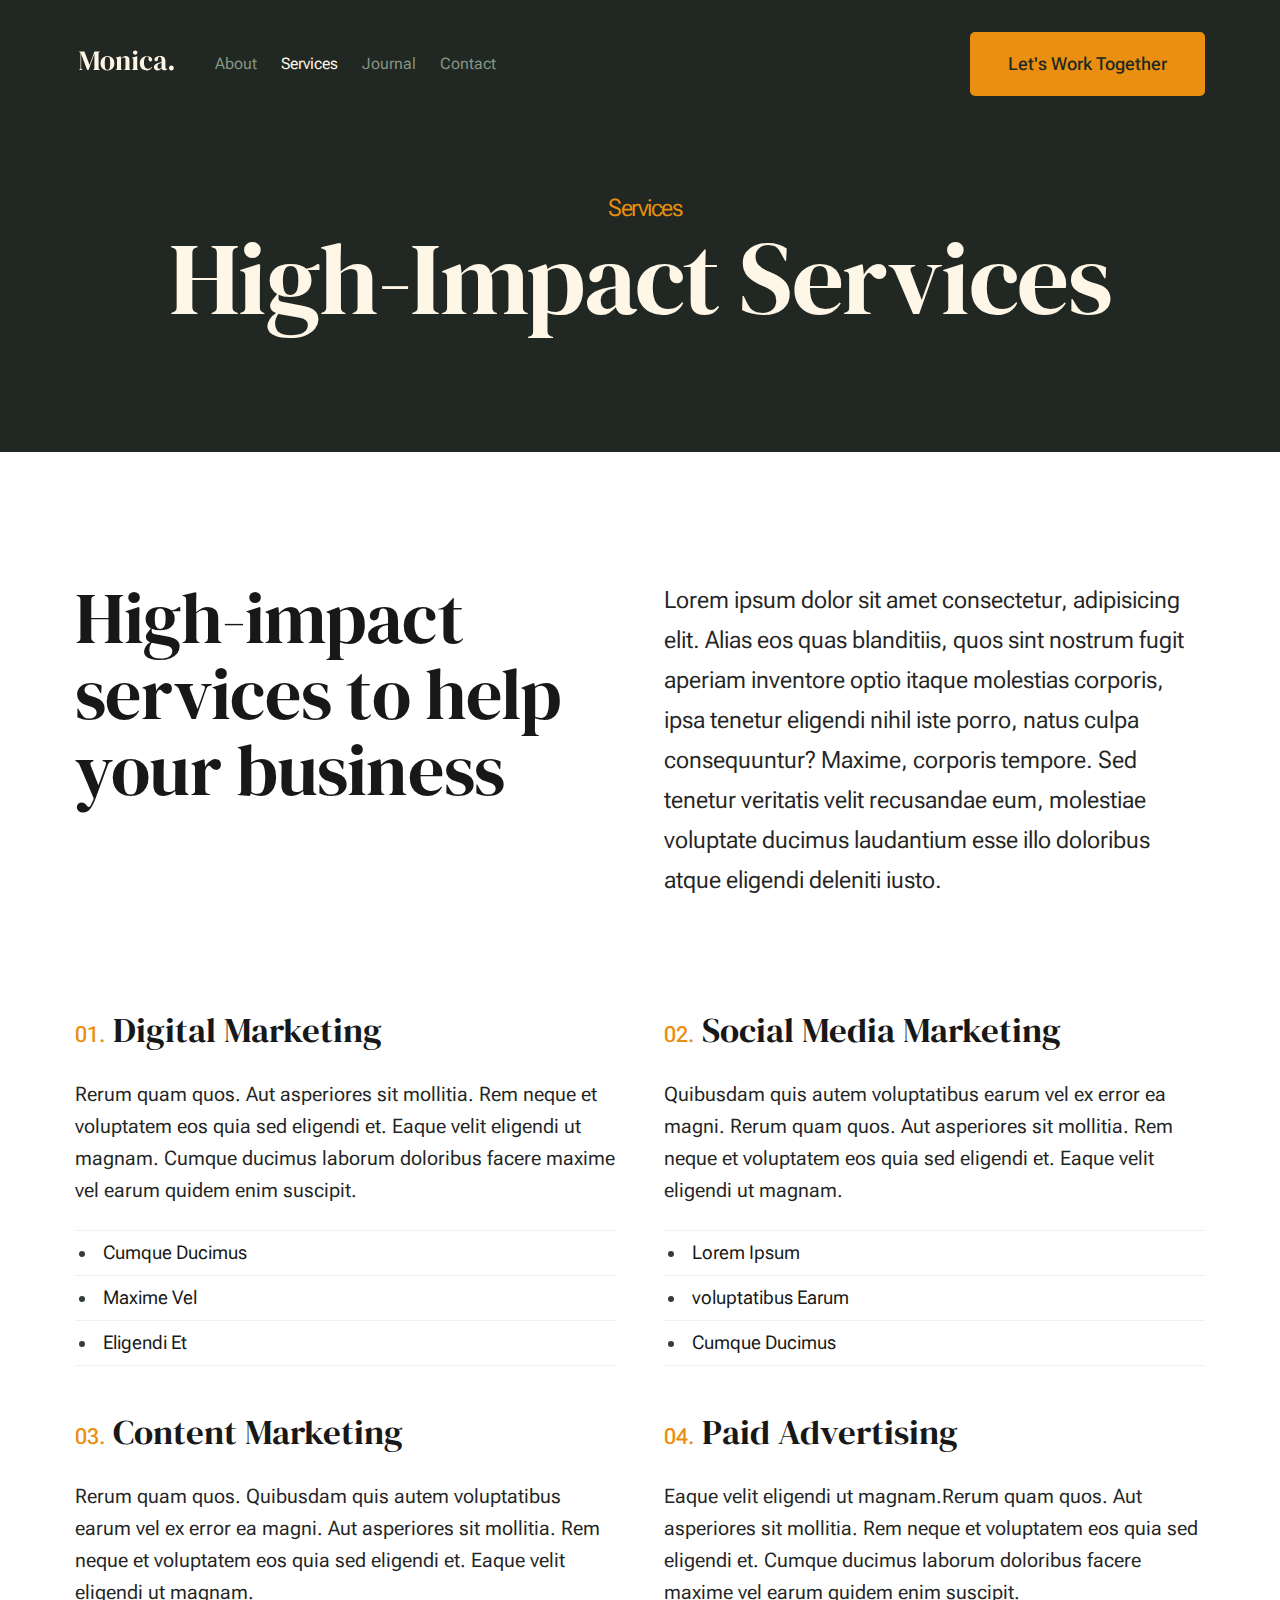
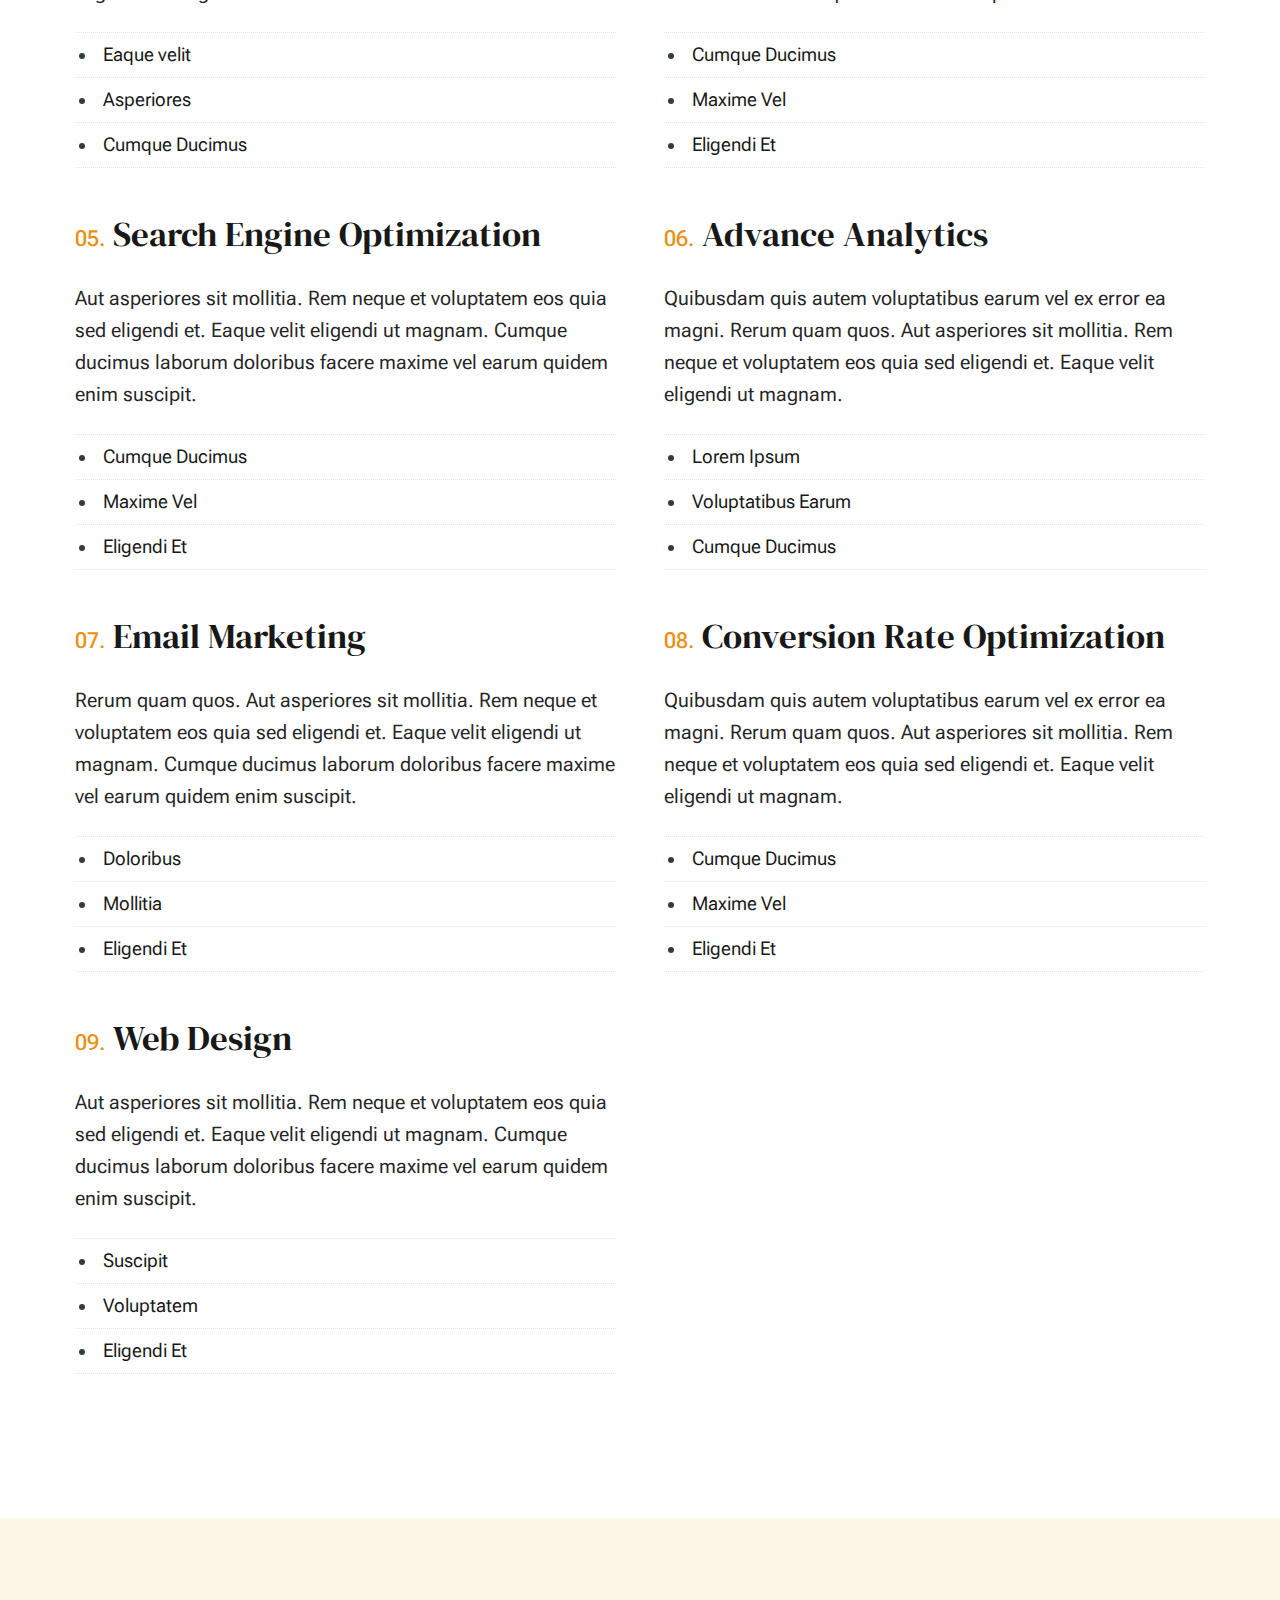
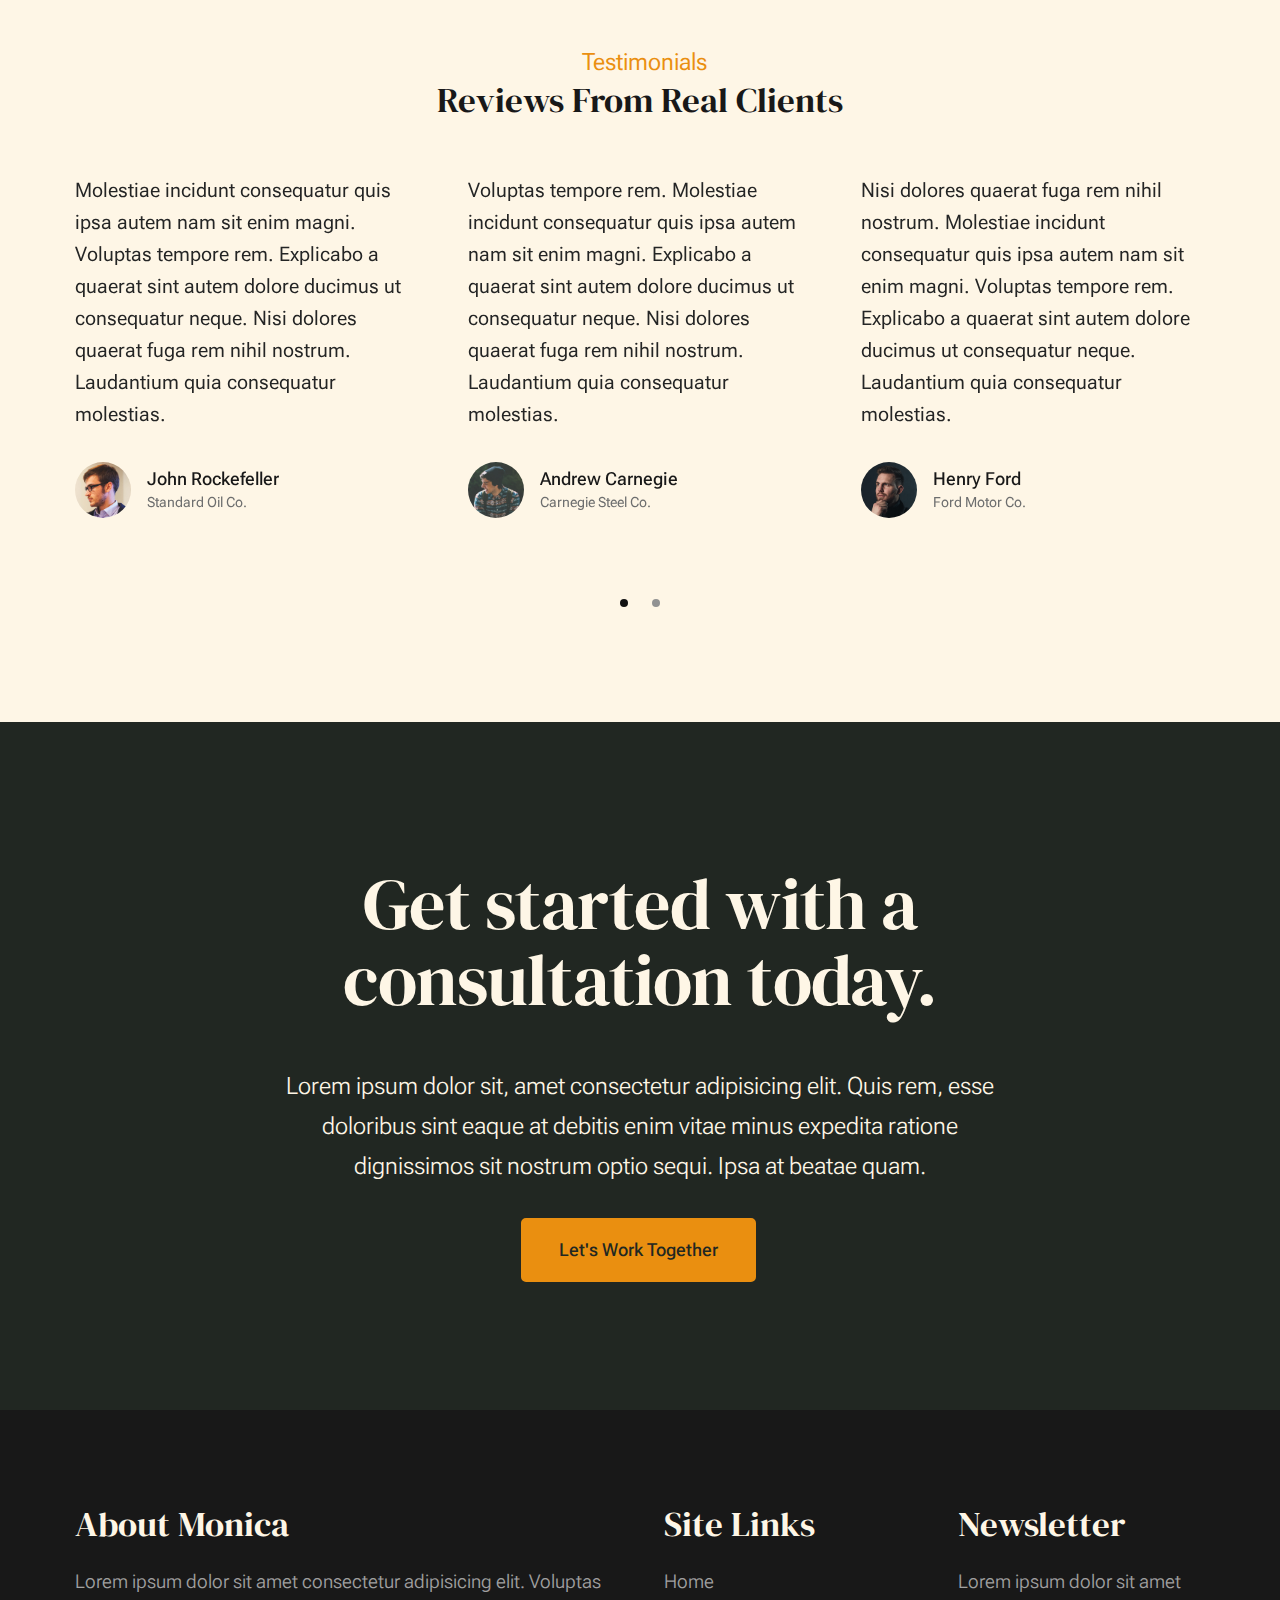
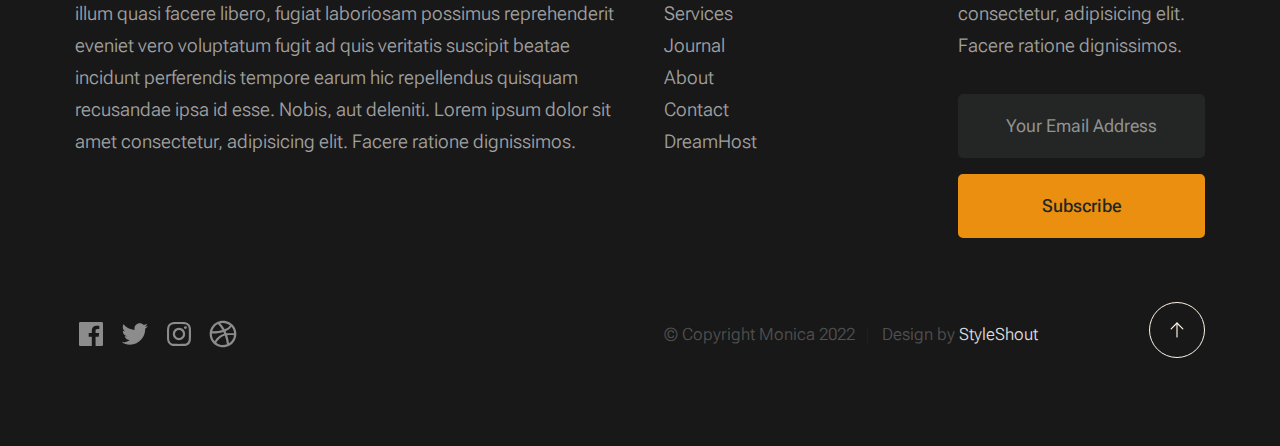
<file: services.html>
<!DOCTYPE html>
<html lang="en" class="no-js" >
<head>

    <!--- basic page needs
    ================================================== -->
    <meta charset="utf-8">
    <meta name="viewport" content="width=device-width, initial-scale=1">
    <title>Services - Monica</title>

    <script>
        document.documentElement.classList.remove('no-js');
        document.documentElement.classList.add('js');
    </script>

    <!-- CSS
    ================================================== -->
    <link rel="stylesheet" href="css/vendor.css">
    <link rel="stylesheet" href="css/styles.css">

    <!-- favicons
    ================================================== -->
    <link rel="apple-touch-icon" sizes="180x180" href="apple-touch-icon.png">
    <link rel="icon" type="image/png" sizes="32x32" href="favicon-32x32.png">
    <link rel="icon" type="image/png" sizes="16x16" href="favicon-16x16.png">
    <link rel="manifest" href="site.webmanifest">

</head>


<body id="top">


    <!-- preloader
    ================================================== -->
    <div id="preloader">
        <div id="loader" class="dots-fade">
            <div></div>
            <div></div>
            <div></div>
        </div>
    </div>


    <!-- page wrap
    ================================================== -->
    <div id="page" class="s-pagewrap">

        <!-- # site header 
        ================================================== -->
        <header class="s-header">

            <div class="row s-header__inner width-sixteen-col">

                <div class="s-header__block">
                    <div class="s-header__logo">
                        <a class="logo" href="index.html">
                            <img src="images/logo.svg" alt="Homepage">
                        </a>
                    </div>

                    <a class="s-header__menu-toggle" href="#0"><span>Menu</span></a>
                </div> <!-- end s-header__block -->

                <nav class="s-header__nav">
    
                    <ul class="s-header__menu-links">
                        <li><a href="about.html">About</a></li>
                        <li class="current"><a href="services.html">Services</a></li>
                        <li><a href="blog.html">Journal</a></li>
                        <li><a href="contact.html">Contact</a></li>
                    </ul> <!-- s-header__menu-links -->

                    <div class="s-header__contact">
                        <a href="contact.html" class="btn btn--primary s-header__contact-btn">Let's Work Together</a>                        
                    </div> <!-- s-header__contact -->
    
                </nav> <!-- end s-header__nav -->

            </div> <!-- end s-header__inner -->

        </header> <!-- end s-header -->

        <!-- # site main content
        ================================================== -->
        <section id="content" class="s-content">

               <section class="s-pageheader pageheader">
                    <div class="row">
                        <div class="column xl-12">
                            <h1 class="page-title">
                                <span class="page-title__small-type text-pretitle">Services</span>
                                High-Impact Services
                            </h1>
                            
                        </div>
                    </div>
               </section> <!-- pageheader -->  

               <section class="s-pagecontent pagecontent">

                    <div class="row pageintro">
                        <div class="column xl-6 lg-12">
                            <h2 class="text-display-title">High-impact services to help your business</h2>
                        </div>
                        <div class="column xl-6 lg-12 u-flexitem-x-right">
                            <p class="lead">
                            Lorem ipsum dolor sit amet consectetur, adipisicing elit. Alias eos quas blanditiis, quos sint nostrum fugit aperiam 
                            inventore optio itaque molestias corporis, ipsa tenetur eligendi nihil iste porro, natus culpa consequuntur? Maxime, 
                            corporis tempore. Sed tenetur veritatis velit recusandae eum, molestiae voluptate ducimus laudantium esse illo 
                            doloribus atque eligendi deleniti iusto. 
                            </p>
                        </div>                       
                    </div>  <!-- pageintro -->       

                    <div class="row">
                        <div class="column xl-12 grid-block">             
                            
                            <div class="grid-full grid-list-items list-items show-ctr">
                                
                                <div class="grid-list-items__item list-items__item">
                                    <div class="list-items__item-header">
                                        <h3 class="list-items__item-title">Digital Marketing</h3>
                                    </div>
                                    <div class="list-items__item-text">
                                        <p>
                                        Rerum quam quos. Aut asperiores 
                                        sit mollitia. Rem neque et voluptatem eos quia sed eligendi et. Eaque velit eligendi ut 
                                        magnam. Cumque ducimus laborum doloribus facere maxime vel earum quidem enim suscipit.
                                        </p>

                                        <ul class="list-services">
                                            <li>Cumque Ducimus</li>
                                            <li>Maxime Vel</li>
                                            <li>Eligendi Et</li>
                                        </ul>
                                    </div>
                                </div> <!-- end list-items__item -->
                                <div class="grid-list-items__item list-items__item">
                                    <div class="list-items__item-header">
                                        <h3 class="list-items__item-title">Social Media Marketing</h3>
                                    </div>
                                    <div class="list-items__item-text">
                                        <p>
                                        Quibusdam quis autem voluptatibus earum vel ex error ea magni. Rerum quam quos. Aut asperiores 
                                        sit mollitia. Rem neque et voluptatem eos quia sed eligendi et. Eaque velit eligendi ut 
                                        magnam.
                                        </p>

                                        <ul class="list-services">
                                            <li>Lorem Ipsum</li>
                                            <li>voluptatibus Earum</li>
                                            <li>Cumque Ducimus</li>
                                        </ul>
                                    </div>
                                </div> <!-- end list-items__item -->
                                <div class="grid-list-items__item list-items__item">
                                    <div class="list-items__item-header">
                                        <h3 class="list-items__item-title">Content Marketing</h3>
                                    </div>
                                    <div class="list-items__item-text">
                                        <p>
                                        Rerum quam quos. Quibusdam quis autem voluptatibus earum vel ex error ea magni. Aut asperiores 
                                        sit mollitia. Rem neque et voluptatem eos quia sed eligendi et. Eaque velit eligendi ut 
                                        magnam.
                                        </p>

                                        <ul class="list-services">
                                            <li>Eaque velit</li>
                                            <li>Asperiores</li>
                                            <li>Cumque Ducimus</li>
                                        </ul>
                                    </div>
                                </div> <!-- end list-items__item -->
                                <div class="grid-list-items__item list-items__item">
                                    <div class="list-items__item-header">
                                        <h3 class="list-items__item-title">Paid Advertising</h3>
                                    </div>
                                    <div class="list-items__item-text">
                                        <p>
                                        Eaque velit eligendi ut magnam.Rerum quam quos. Aut asperiores 
                                        sit mollitia. Rem neque et voluptatem eos quia sed eligendi et. 
                                        Cumque ducimus laborum doloribus facere maxime vel earum quidem enim suscipit.
                                        </p>

                                        <ul class="list-services">
                                            <li>Cumque Ducimus</li>
                                            <li>Maxime Vel</li>
                                            <li>Eligendi Et</li>
                                        </ul>
                                    </div>
                                </div> <!-- end list-items__item -->
                                <div class="grid-list-items__item list-items__item">
                                    <div class="list-items__item-header">
                                        <h3 class="list-items__item-title">Search Engine Optimization</h3>
                                    </div>
                                    <div class="list-items__item-text">
                                        <p>
                                        Aut asperiores sit mollitia. Rem neque et voluptatem eos quia sed eligendi et. Eaque velit eligendi ut 
                                        magnam. Cumque ducimus laborum doloribus facere maxime vel earum quidem enim suscipit.
                                        </p>

                                        <ul class="list-services">
                                            <li>Cumque Ducimus</li>
                                            <li>Maxime Vel</li>
                                            <li>Eligendi Et</li>
                                        </ul>
                                    </div>
                                </div> <!-- end list-items__item -->
                                <div class="grid-list-items__item list-items__item">
                                    <div class="list-items__item-header">
                                        <h3 class="list-items__item-title">Advance Analytics</h3>
                                    </div>
                                    <div class="list-items__item-text">
                                        <p>
                                        Quibusdam quis autem voluptatibus earum vel ex error ea magni. Rerum quam quos. Aut asperiores 
                                        sit mollitia. Rem neque et voluptatem eos quia sed eligendi et. Eaque velit eligendi ut 
                                        magnam.
                                        </p>

                                        <ul class="list-services">
                                            <li>Lorem Ipsum</li>
                                            <li>Voluptatibus Earum</li>
                                            <li>Cumque Ducimus</li>
                                        </ul>
                                    </div>
                                </div> <!-- end list-items__item -->
                                <div class="grid-list-items__item list-items__item">
                                    <div class="list-items__item-header">
                                        <h3 class="list-items__item-title">Email Marketing</h3>
                                    </div>
                                    <div class="list-items__item-text">
                                        <p>
                                        Rerum quam quos. Aut asperiores 
                                        sit mollitia. Rem neque et voluptatem eos quia sed eligendi et. Eaque velit eligendi ut 
                                        magnam. Cumque ducimus laborum doloribus facere maxime vel earum quidem enim suscipit.
                                        </p>

                                        <ul class="list-services">
                                            <li>Doloribus</li>
                                            <li>Mollitia</li>
                                            <li>Eligendi Et</li>
                                        </ul>
                                    </div>
                                </div> <!-- end list-items__item -->
                                <div class="grid-list-items__item list-items__item">
                                    <div class="list-items__item-header">
                                        <h3 class="list-items__item-title">Conversion Rate Optimization</h3>
                                    </div>
                                    <div class="list-items__item-text">
                                        <p>
                                        Quibusdam quis autem voluptatibus earum vel ex error ea magni. Rerum quam quos. Aut asperiores 
                                        sit mollitia. Rem neque et voluptatem eos quia sed eligendi et. Eaque velit eligendi ut 
                                        magnam.
                                        </p>

                                        <ul class="list-services">
                                            <li>Cumque Ducimus</li>
                                            <li>Maxime Vel</li>
                                            <li>Eligendi Et</li>
                                        </ul>
                                    </div>
                                </div> <!-- end list-items__item -->
                                <div class="grid-list-items__item list-items__item">
                                    <div class="list-items__item-header">
                                        <h3 class="list-items__item-title">Web Design</h3>
                                    </div>
                                    <div class="list-items__item-text">
                                        <p>
                                        Aut asperiores sit mollitia. Rem neque et voluptatem eos quia sed eligendi et. Eaque velit eligendi ut 
                                        magnam. Cumque ducimus laborum doloribus facere maxime vel earum quidem enim suscipit.
                                        </p>

                                        <ul class="list-services">
                                            <li>Suscipit</li>
                                            <li>Voluptatem</li>
                                            <li>Eligendi Et</li>
                                        </ul>
                                    </div>
                                </div> <!-- end list-items__item -->
    
                            </div> <!-- grid-list-items -->
                           

                        </div> <!-- end grid-block-->
                    </div> <!-- end row -->

               </section> <!-- pagecontent -->

               <section class="s-testimonials">

                    <div class="s-testimonials__header row row-x-center text-center">
                        <div class="column xl-8 lg-12">
        
                            <p class="text-pretitle">
                            Testimonials
                            </p>
                            <h3>
                            Reviews From Real Clients
                            </h3>                        
        
                        </div>
                    </div> <!--end s-testimonials__header -->

                    <div class="row s-testimonials__content">
                        <div class="column xl-12 testimonials">

                            <div class="swiper-container testimonials__slider page-slider">

                                <div class="swiper-wrapper">
                                    <div class="testimonials__slide swiper-slide">
                                        <p>
                                        Molestiae incidunt consequatur quis ipsa autem nam sit enim magni. Voluptas tempore rem. 
                                        Explicabo a quaerat sint autem dolore ducimus ut consequatur neque. Nisi dolores quaerat fuga rem nihil nostrum.
                                        Laudantium quia consequatur molestias.
                                        </p>
                                        <div class="testimonials__author">
                                            <img src="images/avatars/user-01.jpg" alt="Author image" class="testimonials__avatar">
                                            <cite class="testimonials__cite">
                                                <strong>John Rockefeller</strong>
                                                <span>Standard Oil Co.</span>
                                            </cite>
                                        </div>
                                    </div>
                                    <div class="testimonials__slide swiper-slide">
                                        <p>
                                        Voluptas tempore rem. Molestiae incidunt consequatur quis ipsa autem nam sit enim magni. 
                                        Explicabo a quaerat sint autem dolore ducimus ut consequatur neque. Nisi dolores quaerat fuga rem nihil nostrum.
                                        Laudantium quia consequatur molestias.
                                        </p>
                                        <div class="testimonials__author">
                                            <img src="images/avatars/user-04.jpg" alt="Author image" class="testimonials__avatar">
                                            <cite class="testimonials__cite">
                                                <strong>Andrew Carnegie</strong>
                                                <span>Carnegie Steel Co.</span>
                                            </cite>
                                        </div>
                                    </div>
                                    <div class="testimonials__slide swiper-slide">
                                        <p>
                                        Nisi dolores quaerat fuga rem nihil nostrum. Molestiae incidunt consequatur quis ipsa autem nam sit enim magni. 
                                        Voluptas tempore rem. Explicabo a quaerat sint autem dolore ducimus ut consequatur neque. 
                                        Laudantium quia consequatur molestias.
                                        </p>
                                        <div class="testimonials__author">
                                            <img src="images/avatars/user-06.jpg" alt="Author image" class="testimonials__avatar">
                                            <cite class="testimonials__cite">
                                                <strong>Henry Ford</strong>
                                                <span>Ford Motor Co.</span>
                                            </cite>
                                        </div>
                                    </div>
                                    <div class="testimonials__slide swiper-slide">
                                        <p>
                                        Molestiae incidunt consequatur quis ipsa autem nam sit enim magni. Voluptas tempore rem. 
                                        Explicabo a quaerat sint autem dolore ducimus ut consequatur neque. Nisi dolores quaerat fuga rem nihil nostrum.
                                        Laudantium quia consequatur molestias.
                                        </p>
                                        <div class="testimonials__author">
                                            <img src="images/avatars/user-02.jpg" alt="Author image" class="testimonials__avatar">
                                            <cite class="testimonials__cite">
                                                <strong>John Morgan</strong>
                                                <span>JP Morgan & Co.</span>
                                            </cite>
                                        </div>
                                    </div> 
                                </div> <!-- end swiper-wrapper --> 

                                <div class="swiper-pagination"></div>

                            </div> <!--end testimonials__slider --> 

                        </div> <!-- testimonials -->
                    </div> <!--end s-testimonials__content -->

               </section> <!-- end s-testimonials -->

        </section> <!-- s-content-->

        <!-- # cta
        ================================================== -->
        <section id="cta" class="s-cta">

            <div class="row row-x-center text-center">
                <div class="column xl-8 lg-12">

                    <div class="s-cta__content">
                        <h2 class="text-display-title">
                        Get started with a consultation today.
                        </h2>
                        <p class="lead">
                        Lorem ipsum dolor sit, amet consectetur adipisicing elit. Quis rem, esse doloribus sint eaque at debitis enim vitae minus expedita ratione dignissimos sit nostrum optio sequi. Ipsa at beatae quam.
                        </p>
                        <a href="contact.html" class="btn btn--primary">Let's Work Together</a>
                    </div>

                </div>
            </div>

        </section> <!-- end s-cta -->


        <!-- # footer 
        ================================================== -->
        <footer class="s-footer">
            <div class="row s-footer__content">
                <div class="column xl-6 lg-6 md-12 s-footer__block s-footer__about">                    
                    <h3>About Monica</h3>
                    <p>
                    Lorem ipsum dolor sit amet consectetur adipisicing elit. Voluptas illum quasi facere libero, 
                    fugiat laboriosam possimus reprehenderit eveniet vero voluptatum fugit ad quis veritatis suscipit beatae 
                    incidunt perferendis tempore earum hic repellendus quisquam recusandae ipsa id esse. Nobis, aut deleniti.
                    Lorem ipsum dolor sit amet consectetur, adipisicing elit. Facere ratione dignissimos.
                    </p>               
                </div>                
                <div class="column xl-3 lg-6 md-12 s-footer__block s-footer__site-links">
                    <h3>Site Links</h3>
                    <ul class="link-list">
                        <li><a href="index.html">Home</a></li>
                        <li><a href="services.html">Services</a></li>
                        <li><a href="blog.html">Journal</a></li>
                        <li><a href="about.html">About</a></li>
                        <li><a href="contact.html">Contact</a></li>
                        <li><a href="https://www.dreamhost.com/r.cgi?287326">DreamHost</a></li>
                    </ul>
                </div>
                <div class="column xl-3 lg-6 md-12 tab-12 s-footer__block s-footer__newsletter">
                    <h3>Newsletter</h3>

                    <p>
                    Lorem ipsum dolor sit amet consectetur, adipisicing elit. Facere ratione dignissimos.
                    </p>

                    <div class="subscribe-form">
                        <form id="mc-form" class="mc-form">
                            <input type="email" name="EMAIL" id="mce-EMAIL" class="u-fullwidth text-center" placeholder="Your Email Address" title="The domain portion of the email address is invalid (the portion after the @)." pattern="^([^\x00-\x20\x22\x28\x29\x2c\x2e\x3a-\x3c\x3e\x40\x5b-\x5d\x7f-\xff]+|\x22([^\x0d\x22\x5c\x80-\xff]|\x5c[\x00-\x7f])*\x22)(\x2e([^\x00-\x20\x22\x28\x29\x2c\x2e\x3a-\x3c\x3e\x40\x5b-\x5d\x7f-\xff]+|\x22([^\x0d\x22\x5c\x80-\xff]|\x5c[\x00-\x7f])*\x22))*\x40([^\x00-\x20\x22\x28\x29\x2c\x2e\x3a-\x3c\x3e\x40\x5b-\x5d\x7f-\xff]+|\x5b([^\x0d\x5b-\x5d\x80-\xff]|\x5c[\x00-\x7f])*\x5d)(\x2e([^\x00-\x20\x22\x28\x29\x2c\x2e\x3a-\x3c\x3e\x40\x5b-\x5d\x7f-\xff]+|\x5b([^\x0d\x5b-\x5d\x80-\xff]|\x5c[\x00-\x7f])*\x5d))*(\.\w{2,})+$" required>
                            <input type="submit" name="subscribe" value="Subscribe" class="btn btn--primary btn--small u-fullwidth">
                            <!-- <div style="position: absolute; left: -5000px;" aria-hidden="true"><input type="text" name="b_cdb7b577e41181934ed6a6a44_9a91cfe7b3" tabindex="-1" value=""></div> -->
                            <div class="mc-status"></div>
                        </form>
                    </div>
                </div>
            </div>    
            
            <div class="row s-footer__bottom">
                <div class="column xl-6 lg-12">
                    <ul class="s-footer__social social-list">
                        <li>
                            <a href="#0">
                                <svg xmlns="http://www.w3.org/2000/svg" width="24" height="24" viewBox="0 0 24 24" style="fill:rgba(0, 0, 0, 1);transform:;-ms-filter:"><path d="M20,3H4C3.447,3,3,3.448,3,4v16c0,0.552,0.447,1,1,1h8.615v-6.96h-2.338v-2.725h2.338v-2c0-2.325,1.42-3.592,3.5-3.592 c0.699-0.002,1.399,0.034,2.095,0.107v2.42h-1.435c-1.128,0-1.348,0.538-1.348,1.325v1.735h2.697l-0.35,2.725h-2.348V21H20 c0.553,0,1-0.448,1-1V4C21,3.448,20.553,3,20,3z"></path></svg>
                                <span class="u-screen-reader-text">Facebook</span>
                            </a>
                        </li>
                        <li>
                            <a href="#0">
                                <svg xmlns="http://www.w3.org/2000/svg" width="24" height="24" viewBox="0 0 24 24" style="fill:rgba(0, 0, 0, 1);transform:;-ms-filter:"><path d="M19.633,7.997c0.013,0.175,0.013,0.349,0.013,0.523c0,5.325-4.053,11.461-11.46,11.461c-2.282,0-4.402-0.661-6.186-1.809 c0.324,0.037,0.636,0.05,0.973,0.05c1.883,0,3.616-0.636,5.001-1.721c-1.771-0.037-3.255-1.197-3.767-2.793 c0.249,0.037,0.499,0.062,0.761,0.062c0.361,0,0.724-0.05,1.061-0.137c-1.847-0.374-3.23-1.995-3.23-3.953v-0.05 c0.537,0.299,1.16,0.486,1.82,0.511C3.534,9.419,2.823,8.184,2.823,6.787c0-0.748,0.199-1.434,0.548-2.032 c1.983,2.443,4.964,4.04,8.306,4.215c-0.062-0.3-0.1-0.611-0.1-0.923c0-2.22,1.796-4.028,4.028-4.028 c1.16,0,2.207,0.486,2.943,1.272c0.91-0.175,1.782-0.512,2.556-0.973c-0.299,0.935-0.936,1.721-1.771,2.22 c0.811-0.088,1.597-0.312,2.319-0.624C21.104,6.712,20.419,7.423,19.633,7.997z"></path></svg>
                                <span class="u-screen-reader-text">Twitter</span>
                            </a>
                        </li>
                        <li>
                            <a href="#0">
                                <svg xmlns="http://www.w3.org/2000/svg" width="24" height="24" viewBox="0 0 24 24" style="fill:rgba(0, 0, 0, 1);transform:;-ms-filter:"><path d="M11.999,7.377c-2.554,0-4.623,2.07-4.623,4.623c0,2.554,2.069,4.624,4.623,4.624c2.552,0,4.623-2.07,4.623-4.624 C16.622,9.447,14.551,7.377,11.999,7.377L11.999,7.377z M11.999,15.004c-1.659,0-3.004-1.345-3.004-3.003 c0-1.659,1.345-3.003,3.004-3.003s3.002,1.344,3.002,3.003C15.001,13.659,13.658,15.004,11.999,15.004L11.999,15.004z"></path><circle cx="16.806" cy="7.207" r="1.078"></circle><path d="M20.533,6.111c-0.469-1.209-1.424-2.165-2.633-2.632c-0.699-0.263-1.438-0.404-2.186-0.42 c-0.963-0.042-1.268-0.054-3.71-0.054s-2.755,0-3.71,0.054C7.548,3.074,6.809,3.215,6.11,3.479C4.9,3.946,3.945,4.902,3.477,6.111 c-0.263,0.7-0.404,1.438-0.419,2.186c-0.043,0.962-0.056,1.267-0.056,3.71c0,2.442,0,2.753,0.056,3.71 c0.015,0.748,0.156,1.486,0.419,2.187c0.469,1.208,1.424,2.164,2.634,2.632c0.696,0.272,1.435,0.426,2.185,0.45 c0.963,0.042,1.268,0.055,3.71,0.055s2.755,0,3.71-0.055c0.747-0.015,1.486-0.157,2.186-0.419c1.209-0.469,2.164-1.424,2.633-2.633 c0.263-0.7,0.404-1.438,0.419-2.186c0.043-0.962,0.056-1.267,0.056-3.71s0-2.753-0.056-3.71C20.941,7.57,20.801,6.819,20.533,6.111z M19.315,15.643c-0.007,0.576-0.111,1.147-0.311,1.688c-0.305,0.787-0.926,1.409-1.712,1.711c-0.535,0.199-1.099,0.303-1.67,0.311 c-0.95,0.044-1.218,0.055-3.654,0.055c-2.438,0-2.687,0-3.655-0.055c-0.569-0.007-1.135-0.112-1.669-0.311 c-0.789-0.301-1.414-0.923-1.719-1.711c-0.196-0.534-0.302-1.099-0.311-1.669c-0.043-0.95-0.053-1.218-0.053-3.654 c0-2.437,0-2.686,0.053-3.655c0.007-0.576,0.111-1.146,0.311-1.687c0.305-0.789,0.93-1.41,1.719-1.712 c0.534-0.198,1.1-0.303,1.669-0.311c0.951-0.043,1.218-0.055,3.655-0.055c2.437,0,2.687,0,3.654,0.055 c0.571,0.007,1.135,0.112,1.67,0.311c0.786,0.303,1.407,0.925,1.712,1.712c0.196,0.534,0.302,1.099,0.311,1.669 c0.043,0.951,0.054,1.218,0.054,3.655c0,2.436,0,2.698-0.043,3.654H19.315z"></path></svg>
                                <span class="u-screen-reader-text">Instagram</span>
                            </a>
                        </li>
                        <li>
                            <a href="#0">
                                <svg xmlns="http://www.w3.org/2000/svg" width="24" height="24" viewBox="0 0 24 24" style="fill: rgba(0, 0, 0, 1);transform: ;msFilter:;"><path d="M20.66 6.98a9.932 9.932 0 0 0-3.641-3.64C15.486 2.447 13.813 2 12 2s-3.486.447-5.02 1.34c-1.533.893-2.747 2.107-3.64 3.64S2 10.187 2 12s.446 3.487 1.34 5.02a9.924 9.924 0 0 0 3.641 3.64C8.514 21.553 10.187 22 12 22s3.486-.447 5.02-1.34a9.932 9.932 0 0 0 3.641-3.64C21.554 15.487 22 13.813 22 12s-.446-3.487-1.34-5.02zM12 3.66c2 0 3.772.64 5.32 1.919-.92 1.174-2.286 2.14-4.1 2.9-1.002-1.813-2.088-3.327-3.261-4.54A7.715 7.715 0 0 1 12 3.66zM5.51 6.8a8.116 8.116 0 0 1 2.711-2.22c1.212 1.201 2.325 2.7 3.34 4.5-2 .6-4.114.9-6.341.9-.573 0-1.006-.013-1.3-.04A8.549 8.549 0 0 1 5.51 6.8zM3.66 12c0-.054.003-.12.01-.2.007-.08.01-.146.01-.2.254.014.641.02 1.161.02 2.666 0 5.146-.367 7.439-1.1.187.373.381.793.58 1.26-1.32.293-2.674 1.006-4.061 2.14S6.4 16.247 5.76 17.5c-1.4-1.587-2.1-3.42-2.1-5.5zM12 20.34c-1.894 0-3.594-.587-5.101-1.759.601-1.187 1.524-2.322 2.771-3.401 1.246-1.08 2.483-1.753 3.71-2.02a29.441 29.441 0 0 1 1.56 6.62 8.166 8.166 0 0 1-2.94.56zm7.08-3.96a8.351 8.351 0 0 1-2.58 2.621c-.24-2.08-.7-4.107-1.379-6.081.932-.066 1.765-.1 2.5-.1.799 0 1.686.034 2.659.1a8.098 8.098 0 0 1-1.2 3.46zm-1.24-5c-1.16 0-2.233.047-3.22.14a27.053 27.053 0 0 0-.68-1.62c2.066-.906 3.532-2.006 4.399-3.3 1.2 1.414 1.854 3.027 1.96 4.84-.812-.04-1.632-.06-2.459-.06z"></path></svg>
                                <span class="u-screen-reader-text">Dribbble</span>
                            </a>
                        </li>
                    </ul> <!-- end s-footer__social -->
                </div>
                <div class="column xl-6 lg-12">
                    <p class="ss-copyright">
                        <span>© Copyright Monica 2022</span> 
                        <span>Design by <a href="https://www.styleshout.com/">StyleShout</a></span>
                    </p>
                </div>

                <div class="ss-go-top">
                    <a class="smoothscroll" title="Back to Top" href="#top">
                        <svg xmlns="http://www.w3.org/2000/svg" viewBox="0 0 24 24" width="36" height="36" fill="none" stroke="#ffffff" stroke-width="1" stroke-linecap="round" stroke-linejoin="round">&lt;!--!  Atomicons Free 1.00 by @atisalab License - https://atomicons.com/license/ (Icons: CC BY 4.0) Copyright 2021 Atomicons --&gt;<polyline points="17 11 12 6 7 11"></polyline><line x1="12" y1="18" x2="12" y2="6"></line></svg>
                    </a>
                </div> <!-- end ss-go-top -->
            </div>
            
        </footer> <!-- end s-footer -->

    </div> <!-- end page-wrap -->

    <!-- Java Script
    ================================================== -->
    <script src="js/plugins.js"></script>
    <script src="js/main.js"></script>

</body>
</html>
</file>
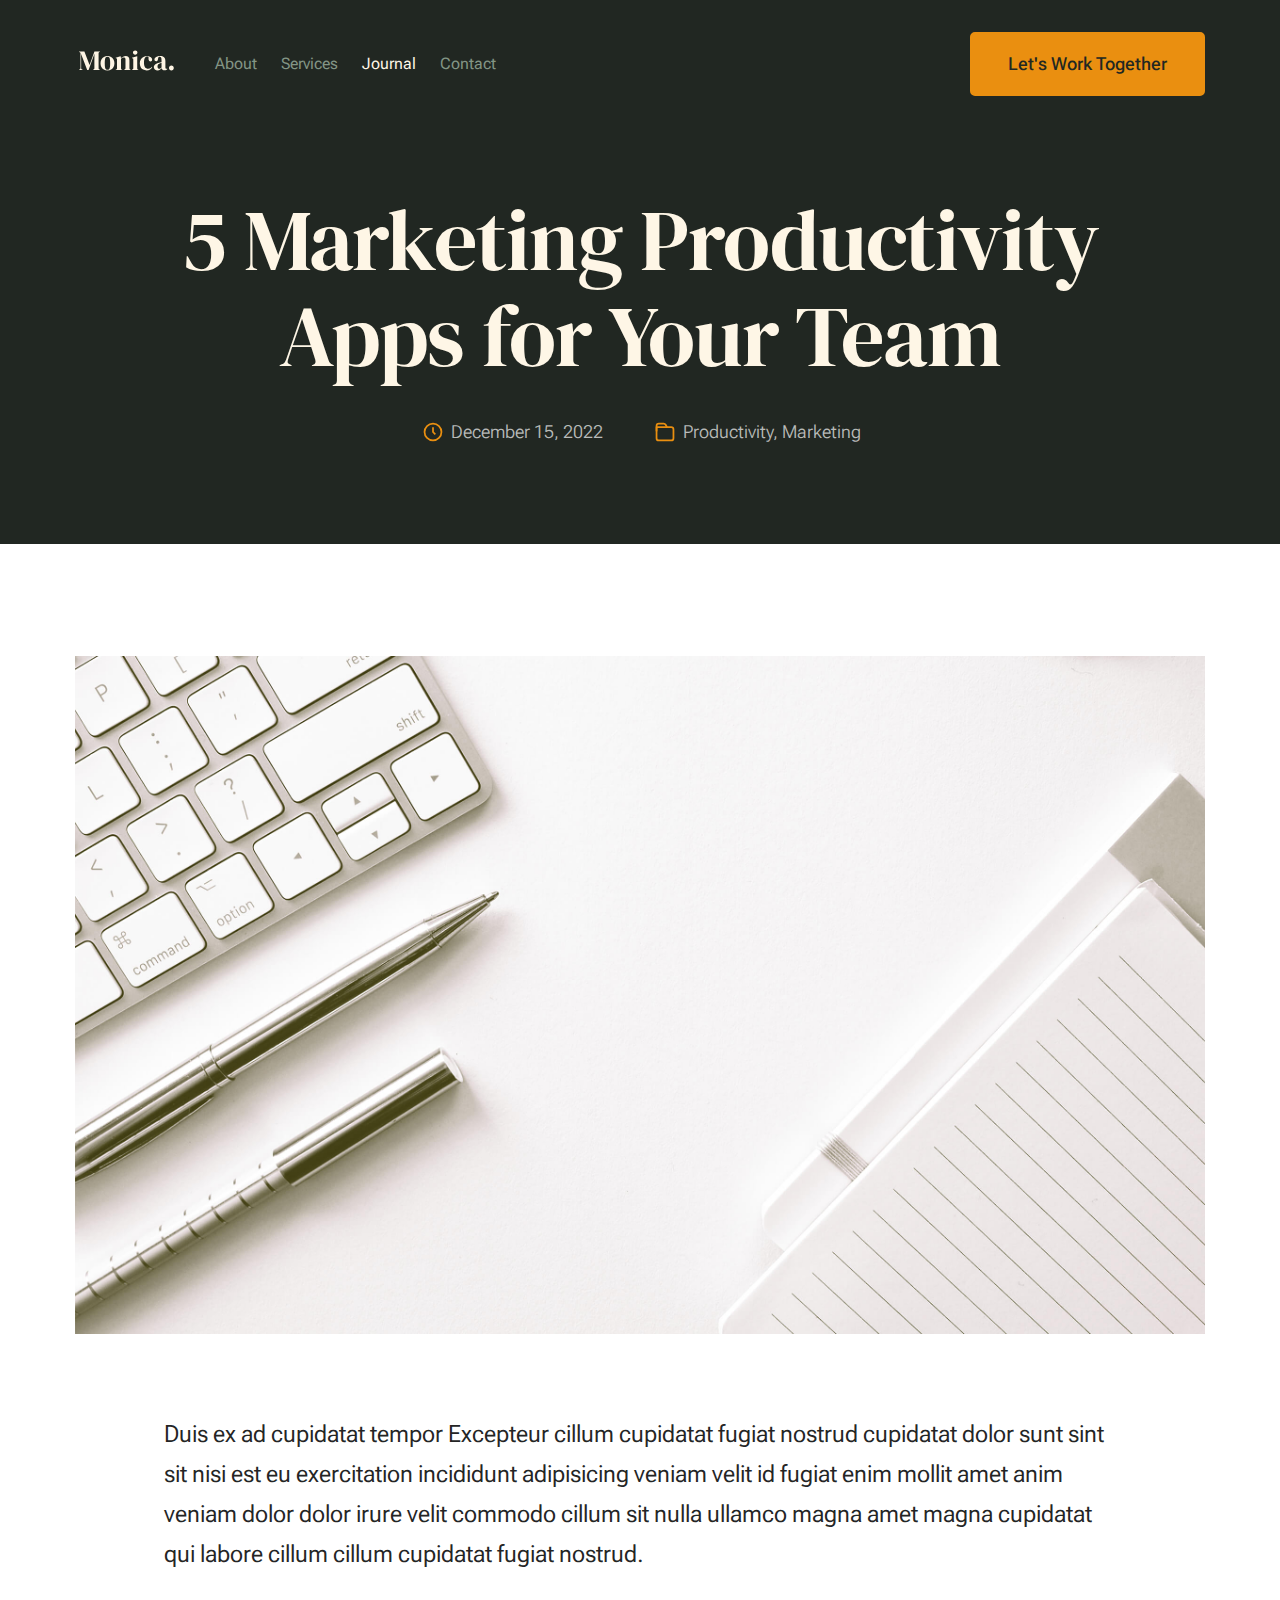
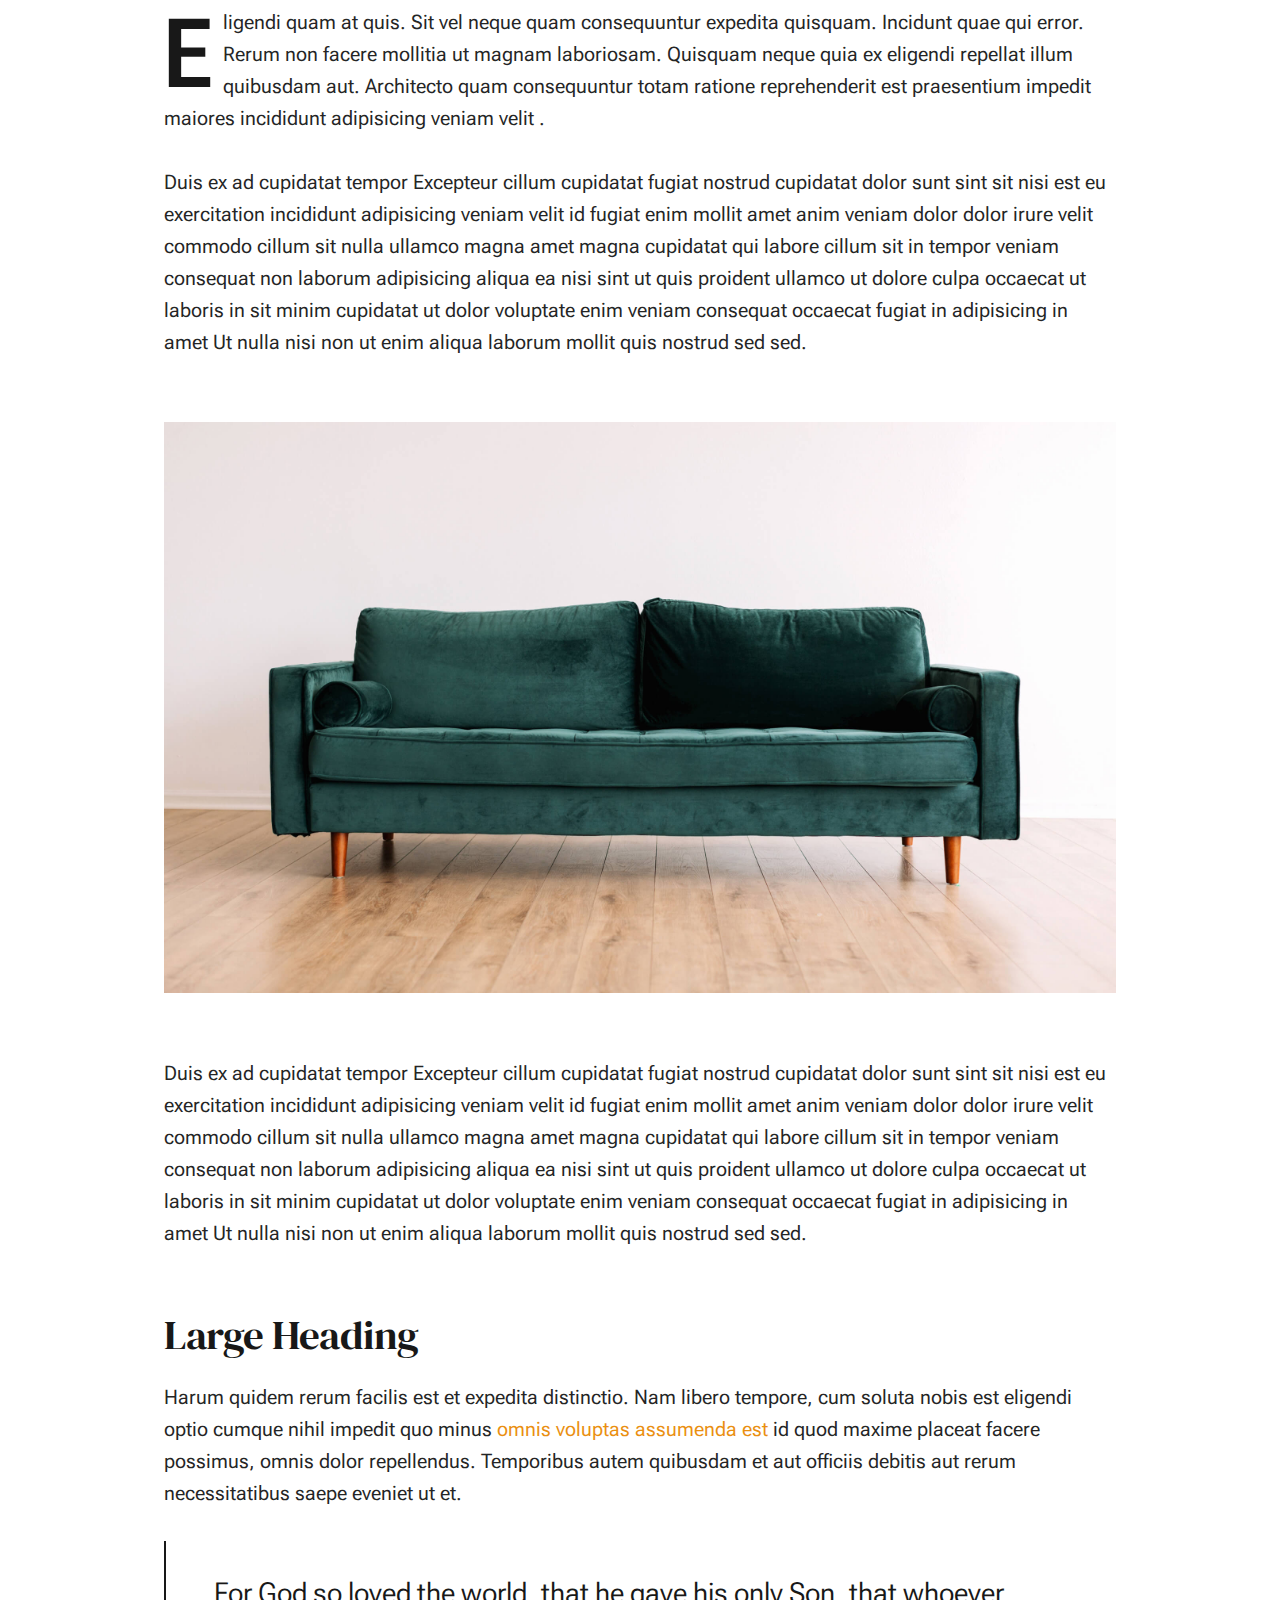
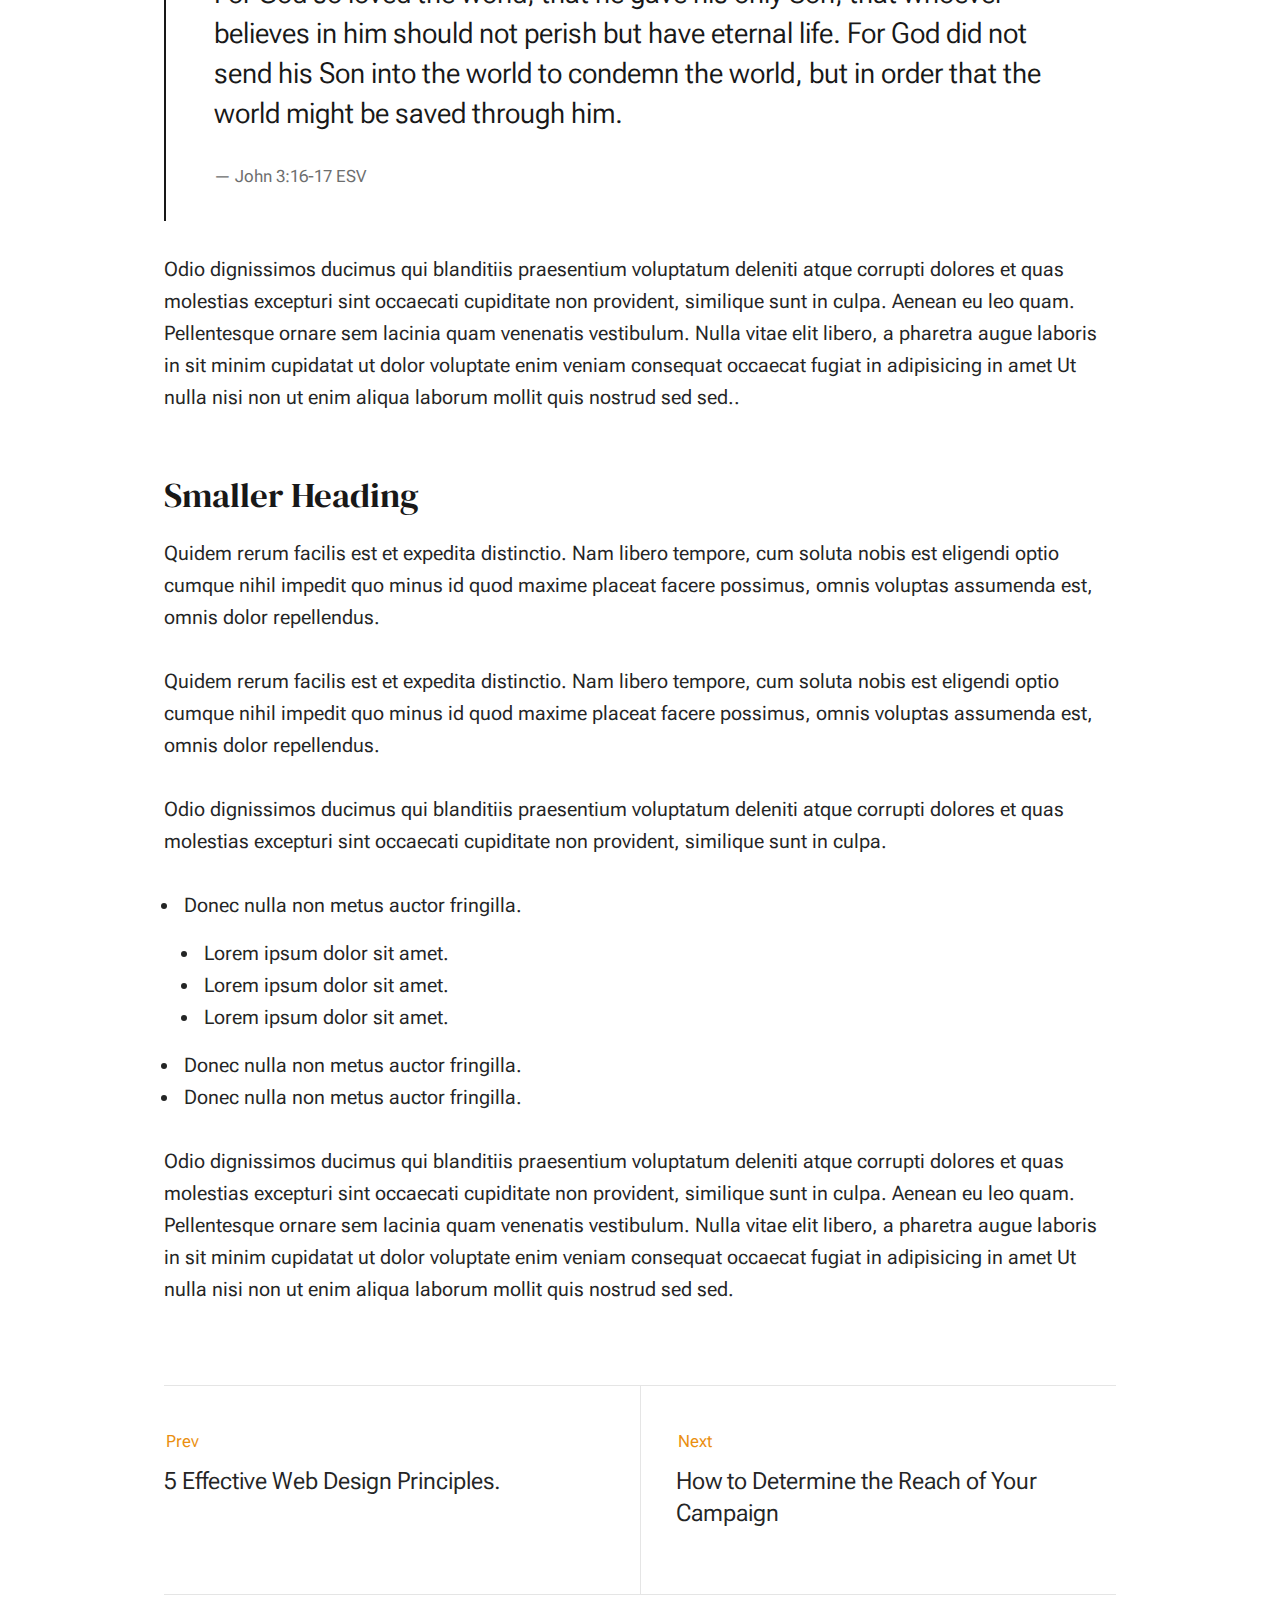
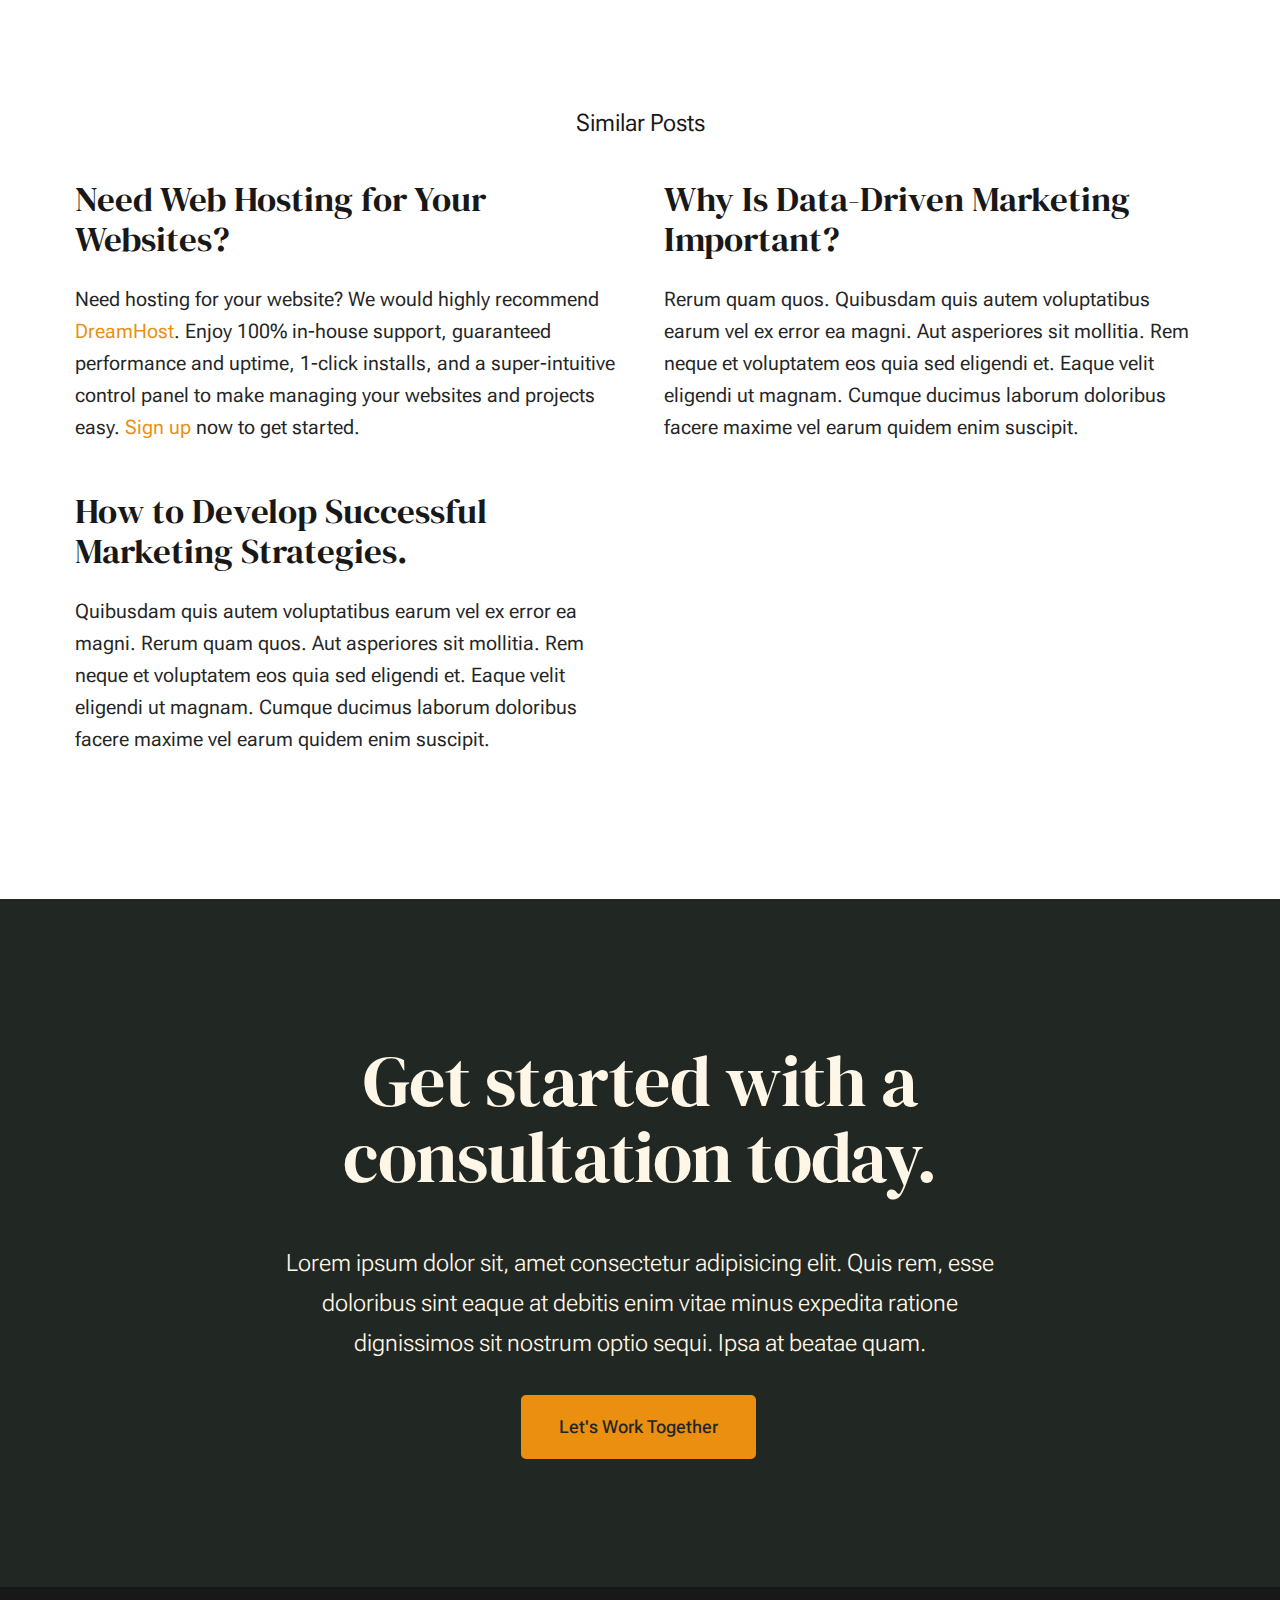
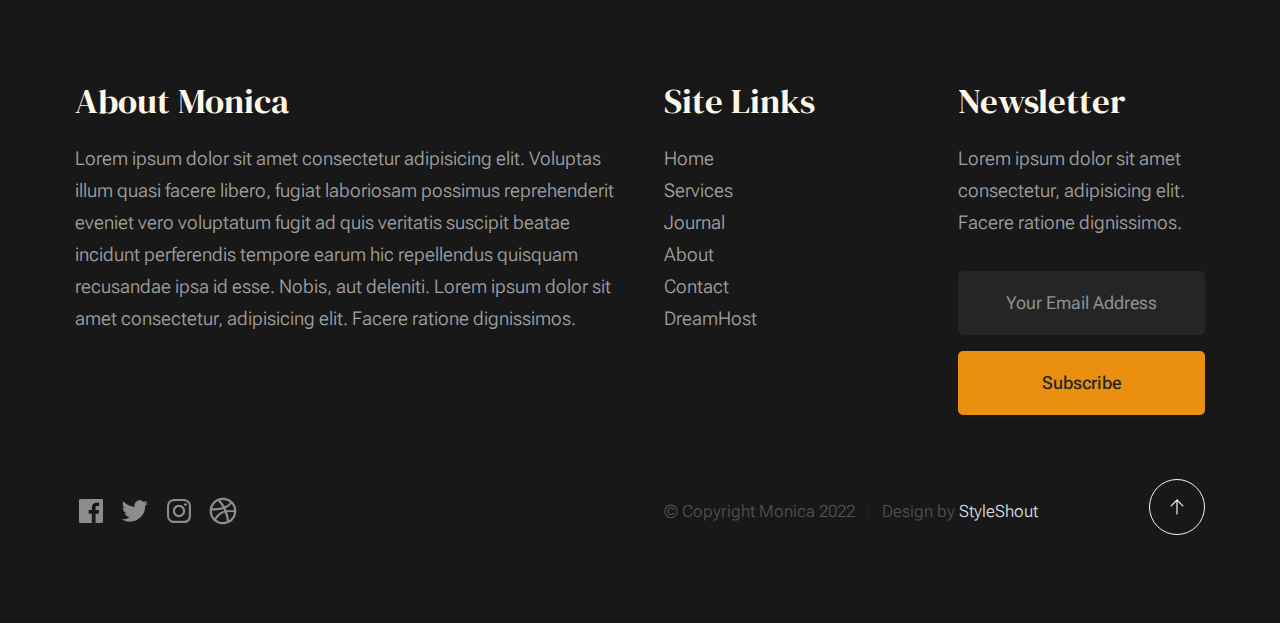
<file: single.html>
<!DOCTYPE html>
<html lang="en" class="no-js" >
<head>

    <!--- basic page needs
    ================================================== -->
    <meta charset="utf-8">
    <meta name="viewport" content="width=device-width, initial-scale=1">
    <title>Single - Monica</title>

    <script>
        document.documentElement.classList.remove('no-js');
        document.documentElement.classList.add('js');
    </script>

    <!-- CSS
    ================================================== -->
    <link rel="stylesheet" href="css/vendor.css">
    <link rel="stylesheet" href="css/styles.css">

    <!-- favicons
    ================================================== -->
    <link rel="apple-touch-icon" sizes="180x180" href="apple-touch-icon.png">
    <link rel="icon" type="image/png" sizes="32x32" href="favicon-32x32.png">
    <link rel="icon" type="image/png" sizes="16x16" href="favicon-16x16.png">
    <link rel="manifest" href="site.webmanifest">

</head>


<body id="top">


    <!-- preloader
    ================================================== -->
    <div id="preloader">
        <div id="loader" class="dots-fade">
            <div></div>
            <div></div>
            <div></div>
        </div>
    </div>


    <!-- page wrap
    ================================================== -->
    <div id="page" class="s-pagewrap">


        <!-- # site header 
        ================================================== -->
        <header class="s-header">

            <div class="row s-header__inner width-sixteen-col">

                <div class="s-header__block">
                    <div class="s-header__logo">
                        <a class="logo" href="index.html">
                            <img src="images/logo.svg" alt="Homepage">
                        </a>
                    </div>

                    <a class="s-header__menu-toggle" href="#0"><span>Menu</span></a>
                </div> <!-- end s-header__block -->

                <nav class="s-header__nav">    
                    <ul class="s-header__menu-links">
                        <li><a href="about.html">About</a></li>
                        <li><a href="services.html">Services</a></li>
                        <li class="current"><a href="blog.html">Journal</a></li>
                        <li><a href="contact.html">Contact</a></li>
                    </ul> <!-- s-header__menu-links -->

                    <div class="s-header__contact">
                        <a href="contact.html" class="btn btn--primary s-header__contact-btn">Let's Work Together</a>
                        
                    </div> <!-- s-header__contact -->    
                </nav> <!-- end s-header__nav -->

            </div> <!-- end s-header__inner -->

        </header> <!-- end s-header -->


        <!-- # site main content
        ================================================== -->
        <article id="content" class="s-content entry">

            <div class="s-pageheader entry__header">
                <div class="row">
                    <div class="column xl-12">

                        <h1 class="entry__title">
                            5 Marketing Productivity Apps for Your Team
                        </h1> <!-- end entry__title -->

                        <div class="entry__meta">
                            <div class="entry__meta-date">
                                <svg width="24" height="24" fill="none" viewBox="0 0 24 24">
                                    <circle cx="12" cy="12" r="7.25" stroke="currentColor" stroke-width="1.5"></circle>
                                    <path stroke="currentColor" stroke-width="1.5" d="M12 8V12L14 14"></path>
                                </svg>
                                December 15, 2022 
                            </div>
                            <div class="entry__meta-cat">
                                <svg width="24" height="24" fill="none" viewBox="0 0 24 24">
                                    <path stroke="currentColor" stroke-linecap="round" stroke-linejoin="round" stroke-width="1.5" d="M19.25 17.25V9.75C19.25 8.64543 18.3546 7.75 17.25 7.75H4.75V17.25C4.75 18.3546 5.64543 19.25 6.75 19.25H17.25C18.3546 19.25 19.25 18.3546 19.25 17.25Z"></path>
                                    <path stroke="currentColor" stroke-linecap="round" stroke-linejoin="round" stroke-width="1.5" d="M13.5 7.5L12.5685 5.7923C12.2181 5.14977 11.5446 4.75 10.8127 4.75H6.75C5.64543 4.75 4.75 5.64543 4.75 6.75V11"></path>
                                </svg>                                      
                                <span class="cat-links">
                                    <a href="blog.html">Productivity</a>
                                    <a href="blog.html">Marketing</a>
                                </span>
                            </div>
                        </div> <!-- end entry__meta -->

                    </div>
                </div>
            </div> <!-- end entry__header --> 

            <div class="s-pagecontent entry__content">

                <div class="row entry__media">
                    <div class="column xl-12">
                        <figure class="featured-image">
                            <img src="images/thumbs/single/standard-1200.jpg" 
                                 srcset="images/thumbs/single/standard-2400.jpg 2400w, 
                                         images/thumbs/single/standard-1200.jpg 1200w, 
                                         images/thumbs/single/standard-600.jpg 600w" sizes="(max-width: 2400px) 100vw, 2400px" alt="">
                        </figure>
                    </div>
                </div> <!-- end entry__media -->

                <div class="row entry__primary width-narrower">
                    <div class="column xl-12"> 

                            <p class="lead">
                            Duis ex ad cupidatat tempor Excepteur cillum cupidatat fugiat nostrud cupidatat dolor 
                            sunt sint sit nisi est eu exercitation incididunt adipisicing veniam velit id fugiat 
                            enim mollit amet anim veniam dolor dolor irure velit commodo cillum sit nulla ullamco 
                            magna amet magna cupidatat qui labore cillum cillum cupidatat fugiat nostrud. </p> 

                            <p class="drop-cap">
                            Eligendi quam at quis. Sit vel neque quam consequuntur expedita quisquam. Incidunt quae 
                            qui error. Rerum non facere mollitia ut magnam laboriosam. Quisquam neque quia ex eligendi 
                            repellat illum quibusdam aut. Architecto quam consequuntur totam ratione reprehenderit est 
                            praesentium impedit maiores incididunt adipisicing veniam velit .
                            </p>
    
                            <p>
                            Duis ex ad cupidatat tempor Excepteur cillum cupidatat fugiat nostrud cupidatat dolor 
                            sunt sint sit nisi est eu exercitation incididunt adipisicing veniam velit id fugiat 
                            enim mollit amet anim veniam dolor dolor irure velit commodo cillum sit nulla ullamco 
                            magna amet magna cupidatat qui labore cillum sit in tempor veniam consequat non laborum 
                            adipisicing aliqua ea nisi sint ut quis proident ullamco ut dolore culpa occaecat ut 
                            laboris in sit minim cupidatat ut dolor voluptate enim veniam consequat occaecat fugiat 
                            in adipisicing in amet Ut nulla nisi non ut enim aliqua laborum mollit quis nostrud sed sed.
                            </p>
            
                            <figure class="alignwide">
                                <img src="images/sample-1200.jpg" 
                                     srcset="images/sample-2400.jpg 2400w, 
                                             images/sample-1200.jpg 1200w, 
                                             images/sample-600.jpg 600w" sizes="(max-width: 2400px) 100vw, 2400px" alt="">
                            </figure>
    
                            <p>
                            Duis ex ad cupidatat tempor Excepteur cillum cupidatat fugiat nostrud cupidatat dolor 
                            sunt sint sit nisi est eu exercitation incididunt adipisicing veniam velit id fugiat 
                            enim mollit amet anim veniam dolor dolor irure velit commodo cillum sit nulla ullamco 
                            magna amet magna cupidatat qui labore cillum sit in tempor veniam consequat non laborum 
                            adipisicing aliqua ea nisi sint ut quis proident ullamco ut dolore culpa occaecat ut 
                            laboris in sit minim cupidatat ut dolor voluptate enim veniam consequat occaecat fugiat 
                            in adipisicing in amet Ut nulla nisi non ut enim aliqua laborum mollit quis nostrud sed sed.
                            </p>
    
                            <h2>Large Heading</h2>
        
                            <p>
                            Harum quidem rerum facilis est et expedita distinctio. Nam libero tempore, cum soluta 
                            nobis est eligendi optio cumque nihil impedit quo minus <a href="http://#">omnis voluptas assumenda est</a> 
                            id quod maxime placeat facere possimus, omnis dolor repellendus. Temporibus autem quibusdam et 
                            aut officiis debitis aut rerum necessitatibus saepe eveniet ut et.</p>
    
                            <blockquote>
                                <p>
                                For God so loved the world, that he gave his only Son, that whoever believes in 
                                him should not perish but have eternal life. For God did not send his Son into 
                                the world to condemn the world, but in order that the world might be 
                                saved through him.
                                </p>
                                <cite>John 3:16-17 ESV</cite>
                            </blockquote>
    
                            <p>
                            Odio dignissimos ducimus qui blanditiis praesentium voluptatum deleniti atque corrupti dolores 
                            et quas molestias excepturi sint occaecati cupiditate non provident, similique sunt in culpa. 
                            Aenean eu leo quam. Pellentesque ornare sem lacinia quam venenatis vestibulum. Nulla vitae elit 
                            libero, a pharetra augue laboris in sit minim cupidatat ut dolor voluptate enim veniam consequat 
                            occaecat fugiat in adipisicing in amet Ut nulla nisi non ut enim aliqua laborum mollit quis nostrud sed sed..</p>
    
                            <h3>Smaller Heading</h3>
    
                            <p>
                            Quidem rerum facilis est et expedita distinctio. Nam libero tempore, cum soluta nobis est 
                            eligendi optio cumque nihil impedit quo minus id quod maxime placeat facere possimus, omnis voluptas 
                            assumenda est, omnis dolor repellendus.
                            </p>
    
                            <p>
                            Quidem rerum facilis est et expedita distinctio. Nam libero tempore, cum soluta nobis est 
                            eligendi optio cumque nihil impedit quo minus id quod maxime placeat facere possimus, omnis voluptas 
                            assumenda est, omnis dolor repellendus.
                            </p>
                                    
                            <p>
                            Odio dignissimos ducimus qui blanditiis praesentium voluptatum deleniti atque corrupti dolores et 
                            quas molestias excepturi sint occaecati cupiditate non provident, similique sunt in culpa.</p>
    
                            <ul>
                                <li>Donec nulla non metus auctor fringilla.
                                    <ul>
                                        <li>Lorem ipsum dolor sit amet.</li>
                                        <li>Lorem ipsum dolor sit amet.</li>
                                        <li>Lorem ipsum dolor sit amet.</li>
                                    </ul>
                                </li>
                                <li>Donec nulla non metus auctor fringilla.</li>
                                <li>Donec nulla non metus auctor fringilla.</li>
                            </ul>
    
                            <p>
                            Odio dignissimos ducimus qui blanditiis praesentium voluptatum deleniti atque corrupti dolores et quas 
                            molestias excepturi sint occaecati cupiditate non provident, similique sunt in culpa. Aenean eu leo quam. 
                            Pellentesque ornare sem lacinia quam venenatis vestibulum. Nulla vitae elit libero, a pharetra augue 
                            laboris in sit minim cupidatat ut dolor voluptate enim veniam consequat occaecat fugiat in adipisicing 
                            in amet Ut nulla nisi non ut enim aliqua laborum mollit quis nostrud sed sed.
                            </p>        

                            <div class="post-nav">
                                <div class="post-nav__prev">
                                    <a href="single-standard.html" rel="prev">
                                        <span>Prev</span>
                                        5 Effective Web Design Principles. 
                                    </a>
                                </div>
                                <div class="post-nav__next">
                                    <a href="single-standard.html" rel="next">
                                        <span>Next</span>
                                        How to Determine the Reach of Your Campaign
                                    </a>
                                </div>
                            </div> <!-- end post-nav -->                                                   
                   
                    </div> <!-- end column-->
                </div> <!-- end entry__primary -->    
                
                <div class="row related-posts">
                    <div class="column xl-12">

                        <h4 class="text-center">Similar Posts</h4>

                        <div class="grid-list-items">
                
                            <div class="grid-list-items__item blog-card">
                                <div class="blog-card__header">
                                    <h3 class="blog-card__title"><a href="https://www.dreamhost.com/r.cgi?287326">Need Web Hosting for Your Websites?</a></h3>
                                </div>
                                <div class="blog-card__text">
                                    <p>
                                    Need hosting for your website? We would highly recommend <a href="https://www.dreamhost.com/r.cgi?287326">DreamHost</a>.
                                    Enjoy 100% in-house support, guaranteed performance and uptime, 1-click installs, and a super-intuitive control 
                                    panel to make managing your websites and projects easy. <a href="https://www.dreamhost.com/r.cgi?287326">Sign up</a> now to get started.
                                    </p>
                                </div>
                            </div> <!-- end blog-card -->
                            <div class="grid-list-items__item blog-card">
                                <div class="blog-card__header">
                                    <h3 class="blog-card__title"><a href="single.html">Why Is Data-Driven Marketing Important?</a></h3>
                                </div>
                                <div class="blog-card__text">
                                    <p>
                                    Rerum quam quos. Quibusdam quis autem voluptatibus earum vel ex error ea magni. Aut asperiores 
                                    sit mollitia. Rem neque et voluptatem eos quia sed eligendi et. Eaque velit eligendi ut 
                                    magnam. Cumque ducimus laborum doloribus facere maxime vel earum quidem enim suscipit.
                                    </p>
                                </div>
                            </div> <!-- end blog-card -->
                            <div class="grid-list-items__item blog-card">
                                <div class="blog-card__header">
                                    <h3 class="blog-card__title"><a href="single.html">How to Develop Successful Marketing Strategies.</a></h3>
                                </div>
                                <div class="blog-card__text">
                                    <p>
                                    Quibusdam quis autem voluptatibus earum vel ex error ea magni. Rerum quam quos. Aut asperiores 
                                    sit mollitia. Rem neque et voluptatem eos quia sed eligendi et. Eaque velit eligendi ut 
                                    magnam. Cumque ducimus laborum doloribus facere maxime vel earum quidem enim suscipit.
                                    </p>
                                </div>
                            </div> <!-- end blog card -->
                        
                        </div> <!-- end grid-list-items -->
                          
                    </div> <!-- end column -->
                </div> <!-- end related-posts --> 

            </div> <!-- end entry__content -->

        </article> <!-- s-content entry-->
        

        <!-- # cta
        ================================================== -->
        <section id="cta" class="s-cta">

            <div class="row row-x-center text-center">
                <div class="column xl-8 lg-12">

                    <div class="s-cta__content">
                        <h2 class="text-display-title">
                        Get started with a consultation today.
                        </h2>
                        <p class="lead">
                        Lorem ipsum dolor sit, amet consectetur adipisicing elit. Quis rem, esse doloribus sint eaque at debitis enim vitae minus expedita ratione dignissimos sit nostrum optio sequi. Ipsa at beatae quam.
                        </p>
                        <a href="contact.html" class="btn btn--primary">Let's Work Together</a>
                    </div>

                </div>
            </div>

        </section> <!-- end s-cta -->


        <!-- # footer 
        ================================================== -->
        <footer class="s-footer">
            <div class="row s-footer__content">
                <div class="column xl-6 lg-6 md-12 s-footer__block s-footer__about">                    
                    <h3>About Monica</h3>
                    <p>
                    Lorem ipsum dolor sit amet consectetur adipisicing elit. Voluptas illum quasi facere libero, 
                    fugiat laboriosam possimus reprehenderit eveniet vero voluptatum fugit ad quis veritatis suscipit beatae 
                    incidunt perferendis tempore earum hic repellendus quisquam recusandae ipsa id esse. Nobis, aut deleniti.
                    Lorem ipsum dolor sit amet consectetur, adipisicing elit. Facere ratione dignissimos.
                    </p>               
                </div>                
                <div class="column xl-3 lg-6 md-12 s-footer__block s-footer__site-links">
                    <h3>Site Links</h3>
                    <ul class="link-list">
                        <li><a href="index.html">Home</a></li>
                        <li><a href="services.html">Services</a></li>
                        <li><a href="blog.html">Journal</a></li>
                        <li><a href="about.html">About</a></li>
                        <li><a href="contact.html">Contact</a></li>
                        <li><a href="https://www.dreamhost.com/r.cgi?287326">DreamHost</a></li>
                    </ul>
                </div>
                <div class="column xl-3 lg-6 md-12 tab-12 s-footer__block s-footer__newsletter">
                    <h3>Newsletter</h3>

                    <p>
                    Lorem ipsum dolor sit amet consectetur, adipisicing elit. Facere ratione dignissimos.
                    </p>

                    <div class="subscribe-form">
                        <form id="mc-form" class="mc-form">
                            <input type="email" name="EMAIL" id="mce-EMAIL" class="u-fullwidth text-center" placeholder="Your Email Address" title="The domain portion of the email address is invalid (the portion after the @)." pattern="^([^\x00-\x20\x22\x28\x29\x2c\x2e\x3a-\x3c\x3e\x40\x5b-\x5d\x7f-\xff]+|\x22([^\x0d\x22\x5c\x80-\xff]|\x5c[\x00-\x7f])*\x22)(\x2e([^\x00-\x20\x22\x28\x29\x2c\x2e\x3a-\x3c\x3e\x40\x5b-\x5d\x7f-\xff]+|\x22([^\x0d\x22\x5c\x80-\xff]|\x5c[\x00-\x7f])*\x22))*\x40([^\x00-\x20\x22\x28\x29\x2c\x2e\x3a-\x3c\x3e\x40\x5b-\x5d\x7f-\xff]+|\x5b([^\x0d\x5b-\x5d\x80-\xff]|\x5c[\x00-\x7f])*\x5d)(\x2e([^\x00-\x20\x22\x28\x29\x2c\x2e\x3a-\x3c\x3e\x40\x5b-\x5d\x7f-\xff]+|\x5b([^\x0d\x5b-\x5d\x80-\xff]|\x5c[\x00-\x7f])*\x5d))*(\.\w{2,})+$" required>
                            <input type="submit" name="subscribe" value="Subscribe" class="btn btn--primary btn--small u-fullwidth">
                            <!-- <div style="position: absolute; left: -5000px;" aria-hidden="true"><input type="text" name="b_cdb7b577e41181934ed6a6a44_9a91cfe7b3" tabindex="-1" value=""></div> -->
                            <div class="mc-status"></div>
                        </form>
                    </div>
                </div>
            </div>    
            
            <div class="row s-footer__bottom">
                <div class="column xl-6 lg-12">
                    <ul class="s-footer__social social-list">
                        <li>
                            <a href="#0">
                                <svg xmlns="http://www.w3.org/2000/svg" width="24" height="24" viewBox="0 0 24 24" style="fill:rgba(0, 0, 0, 1);transform:;-ms-filter:"><path d="M20,3H4C3.447,3,3,3.448,3,4v16c0,0.552,0.447,1,1,1h8.615v-6.96h-2.338v-2.725h2.338v-2c0-2.325,1.42-3.592,3.5-3.592 c0.699-0.002,1.399,0.034,2.095,0.107v2.42h-1.435c-1.128,0-1.348,0.538-1.348,1.325v1.735h2.697l-0.35,2.725h-2.348V21H20 c0.553,0,1-0.448,1-1V4C21,3.448,20.553,3,20,3z"></path></svg>
                                <span class="u-screen-reader-text">Facebook</span>
                            </a>
                        </li>
                        <li>
                            <a href="#0">
                                <svg xmlns="http://www.w3.org/2000/svg" width="24" height="24" viewBox="0 0 24 24" style="fill:rgba(0, 0, 0, 1);transform:;-ms-filter:"><path d="M19.633,7.997c0.013,0.175,0.013,0.349,0.013,0.523c0,5.325-4.053,11.461-11.46,11.461c-2.282,0-4.402-0.661-6.186-1.809 c0.324,0.037,0.636,0.05,0.973,0.05c1.883,0,3.616-0.636,5.001-1.721c-1.771-0.037-3.255-1.197-3.767-2.793 c0.249,0.037,0.499,0.062,0.761,0.062c0.361,0,0.724-0.05,1.061-0.137c-1.847-0.374-3.23-1.995-3.23-3.953v-0.05 c0.537,0.299,1.16,0.486,1.82,0.511C3.534,9.419,2.823,8.184,2.823,6.787c0-0.748,0.199-1.434,0.548-2.032 c1.983,2.443,4.964,4.04,8.306,4.215c-0.062-0.3-0.1-0.611-0.1-0.923c0-2.22,1.796-4.028,4.028-4.028 c1.16,0,2.207,0.486,2.943,1.272c0.91-0.175,1.782-0.512,2.556-0.973c-0.299,0.935-0.936,1.721-1.771,2.22 c0.811-0.088,1.597-0.312,2.319-0.624C21.104,6.712,20.419,7.423,19.633,7.997z"></path></svg>
                                <span class="u-screen-reader-text">Twitter</span>
                            </a>
                        </li>
                        <li>
                            <a href="#0">
                                <svg xmlns="http://www.w3.org/2000/svg" width="24" height="24" viewBox="0 0 24 24" style="fill:rgba(0, 0, 0, 1);transform:;-ms-filter:"><path d="M11.999,7.377c-2.554,0-4.623,2.07-4.623,4.623c0,2.554,2.069,4.624,4.623,4.624c2.552,0,4.623-2.07,4.623-4.624 C16.622,9.447,14.551,7.377,11.999,7.377L11.999,7.377z M11.999,15.004c-1.659,0-3.004-1.345-3.004-3.003 c0-1.659,1.345-3.003,3.004-3.003s3.002,1.344,3.002,3.003C15.001,13.659,13.658,15.004,11.999,15.004L11.999,15.004z"></path><circle cx="16.806" cy="7.207" r="1.078"></circle><path d="M20.533,6.111c-0.469-1.209-1.424-2.165-2.633-2.632c-0.699-0.263-1.438-0.404-2.186-0.42 c-0.963-0.042-1.268-0.054-3.71-0.054s-2.755,0-3.71,0.054C7.548,3.074,6.809,3.215,6.11,3.479C4.9,3.946,3.945,4.902,3.477,6.111 c-0.263,0.7-0.404,1.438-0.419,2.186c-0.043,0.962-0.056,1.267-0.056,3.71c0,2.442,0,2.753,0.056,3.71 c0.015,0.748,0.156,1.486,0.419,2.187c0.469,1.208,1.424,2.164,2.634,2.632c0.696,0.272,1.435,0.426,2.185,0.45 c0.963,0.042,1.268,0.055,3.71,0.055s2.755,0,3.71-0.055c0.747-0.015,1.486-0.157,2.186-0.419c1.209-0.469,2.164-1.424,2.633-2.633 c0.263-0.7,0.404-1.438,0.419-2.186c0.043-0.962,0.056-1.267,0.056-3.71s0-2.753-0.056-3.71C20.941,7.57,20.801,6.819,20.533,6.111z M19.315,15.643c-0.007,0.576-0.111,1.147-0.311,1.688c-0.305,0.787-0.926,1.409-1.712,1.711c-0.535,0.199-1.099,0.303-1.67,0.311 c-0.95,0.044-1.218,0.055-3.654,0.055c-2.438,0-2.687,0-3.655-0.055c-0.569-0.007-1.135-0.112-1.669-0.311 c-0.789-0.301-1.414-0.923-1.719-1.711c-0.196-0.534-0.302-1.099-0.311-1.669c-0.043-0.95-0.053-1.218-0.053-3.654 c0-2.437,0-2.686,0.053-3.655c0.007-0.576,0.111-1.146,0.311-1.687c0.305-0.789,0.93-1.41,1.719-1.712 c0.534-0.198,1.1-0.303,1.669-0.311c0.951-0.043,1.218-0.055,3.655-0.055c2.437,0,2.687,0,3.654,0.055 c0.571,0.007,1.135,0.112,1.67,0.311c0.786,0.303,1.407,0.925,1.712,1.712c0.196,0.534,0.302,1.099,0.311,1.669 c0.043,0.951,0.054,1.218,0.054,3.655c0,2.436,0,2.698-0.043,3.654H19.315z"></path></svg>
                                <span class="u-screen-reader-text">Instagram</span>
                            </a>
                        </li>
                        <li>
                            <a href="#0">
                                <svg xmlns="http://www.w3.org/2000/svg" width="24" height="24" viewBox="0 0 24 24" style="fill: rgba(0, 0, 0, 1);transform: ;msFilter:;"><path d="M20.66 6.98a9.932 9.932 0 0 0-3.641-3.64C15.486 2.447 13.813 2 12 2s-3.486.447-5.02 1.34c-1.533.893-2.747 2.107-3.64 3.64S2 10.187 2 12s.446 3.487 1.34 5.02a9.924 9.924 0 0 0 3.641 3.64C8.514 21.553 10.187 22 12 22s3.486-.447 5.02-1.34a9.932 9.932 0 0 0 3.641-3.64C21.554 15.487 22 13.813 22 12s-.446-3.487-1.34-5.02zM12 3.66c2 0 3.772.64 5.32 1.919-.92 1.174-2.286 2.14-4.1 2.9-1.002-1.813-2.088-3.327-3.261-4.54A7.715 7.715 0 0 1 12 3.66zM5.51 6.8a8.116 8.116 0 0 1 2.711-2.22c1.212 1.201 2.325 2.7 3.34 4.5-2 .6-4.114.9-6.341.9-.573 0-1.006-.013-1.3-.04A8.549 8.549 0 0 1 5.51 6.8zM3.66 12c0-.054.003-.12.01-.2.007-.08.01-.146.01-.2.254.014.641.02 1.161.02 2.666 0 5.146-.367 7.439-1.1.187.373.381.793.58 1.26-1.32.293-2.674 1.006-4.061 2.14S6.4 16.247 5.76 17.5c-1.4-1.587-2.1-3.42-2.1-5.5zM12 20.34c-1.894 0-3.594-.587-5.101-1.759.601-1.187 1.524-2.322 2.771-3.401 1.246-1.08 2.483-1.753 3.71-2.02a29.441 29.441 0 0 1 1.56 6.62 8.166 8.166 0 0 1-2.94.56zm7.08-3.96a8.351 8.351 0 0 1-2.58 2.621c-.24-2.08-.7-4.107-1.379-6.081.932-.066 1.765-.1 2.5-.1.799 0 1.686.034 2.659.1a8.098 8.098 0 0 1-1.2 3.46zm-1.24-5c-1.16 0-2.233.047-3.22.14a27.053 27.053 0 0 0-.68-1.62c2.066-.906 3.532-2.006 4.399-3.3 1.2 1.414 1.854 3.027 1.96 4.84-.812-.04-1.632-.06-2.459-.06z"></path></svg>
                                <span class="u-screen-reader-text">Dribbble</span>
                            </a>
                        </li>
                    </ul> <!-- end s-footer__social -->
                </div>
                <div class="column xl-6 lg-12">
                    <p class="ss-copyright">
                        <span>© Copyright Monica 2022</span> 
                        <span>Design by <a href="https://www.styleshout.com/">StyleShout</a></span>
                    </p>
                </div>

                <div class="ss-go-top">
                    <a class="smoothscroll" title="Back to Top" href="#top">
                        <svg xmlns="http://www.w3.org/2000/svg" viewBox="0 0 24 24" width="36" height="36" fill="none" stroke="#ffffff" stroke-width="1" stroke-linecap="round" stroke-linejoin="round">&lt;!--!  Atomicons Free 1.00 by @atisalab License - https://atomicons.com/license/ (Icons: CC BY 4.0) Copyright 2021 Atomicons --&gt;<polyline points="17 11 12 6 7 11"></polyline><line x1="12" y1="18" x2="12" y2="6"></line></svg>
                    </a>
                </div> <!-- end ss-go-top -->
            </div>
            
        </footer> <!-- end s-footer -->

    </div> <!-- end page-wrap -->

    <!-- Java Script
    ================================================== -->
    <script src="js/plugins.js"></script>
    <script src="js/main.js"></script>

</body>
</html>
</file>
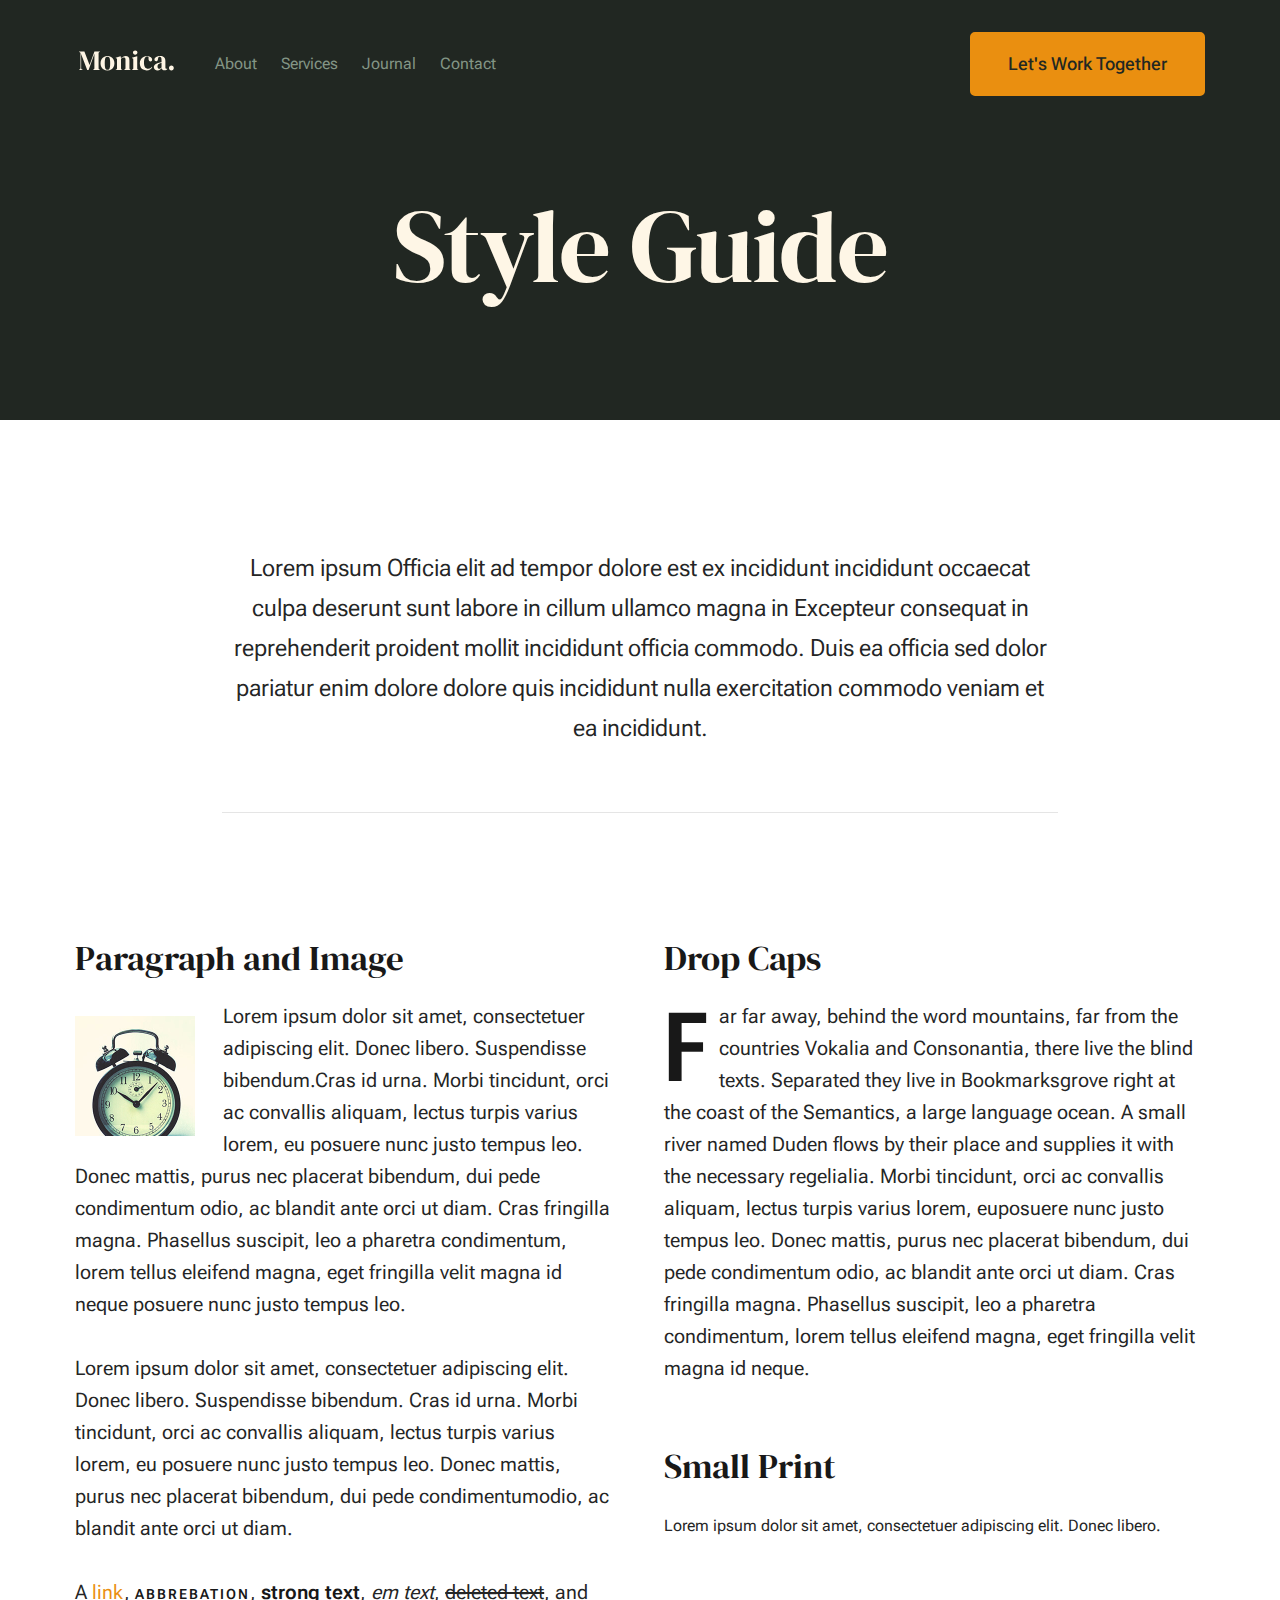
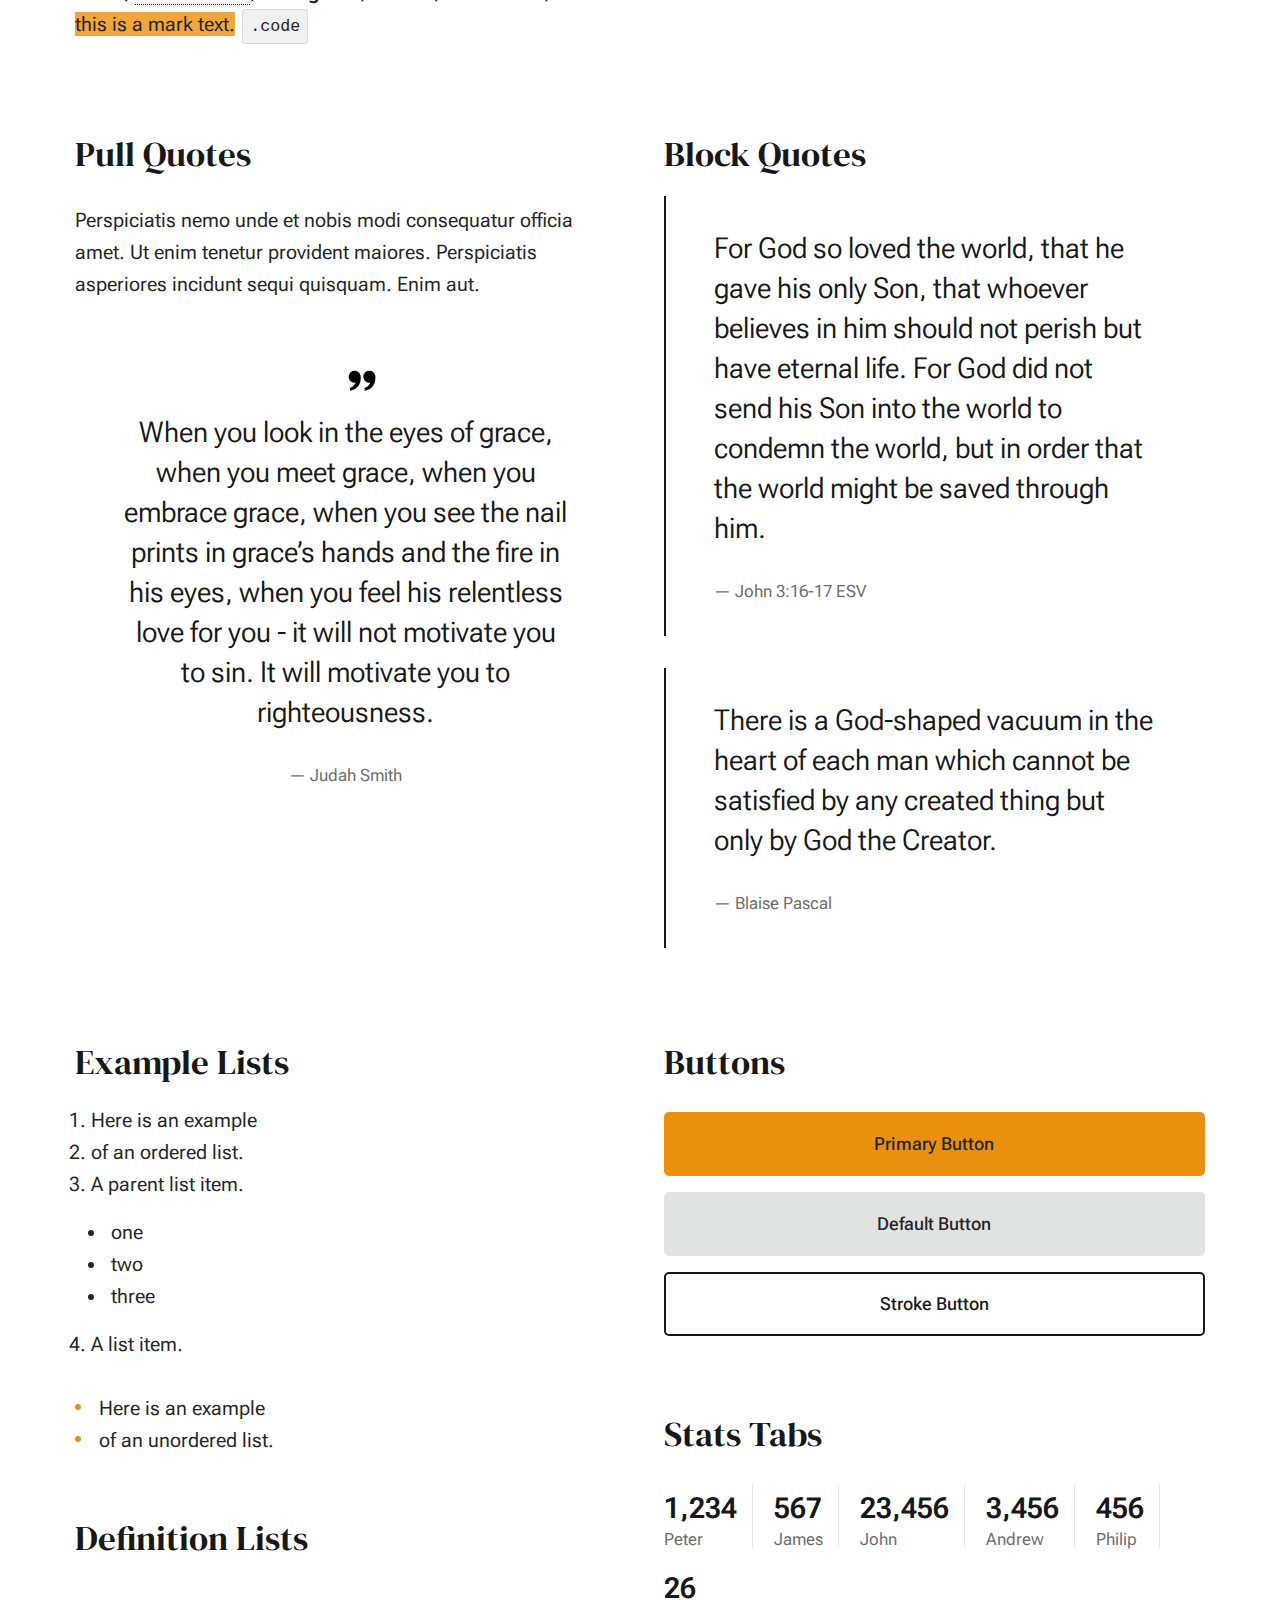
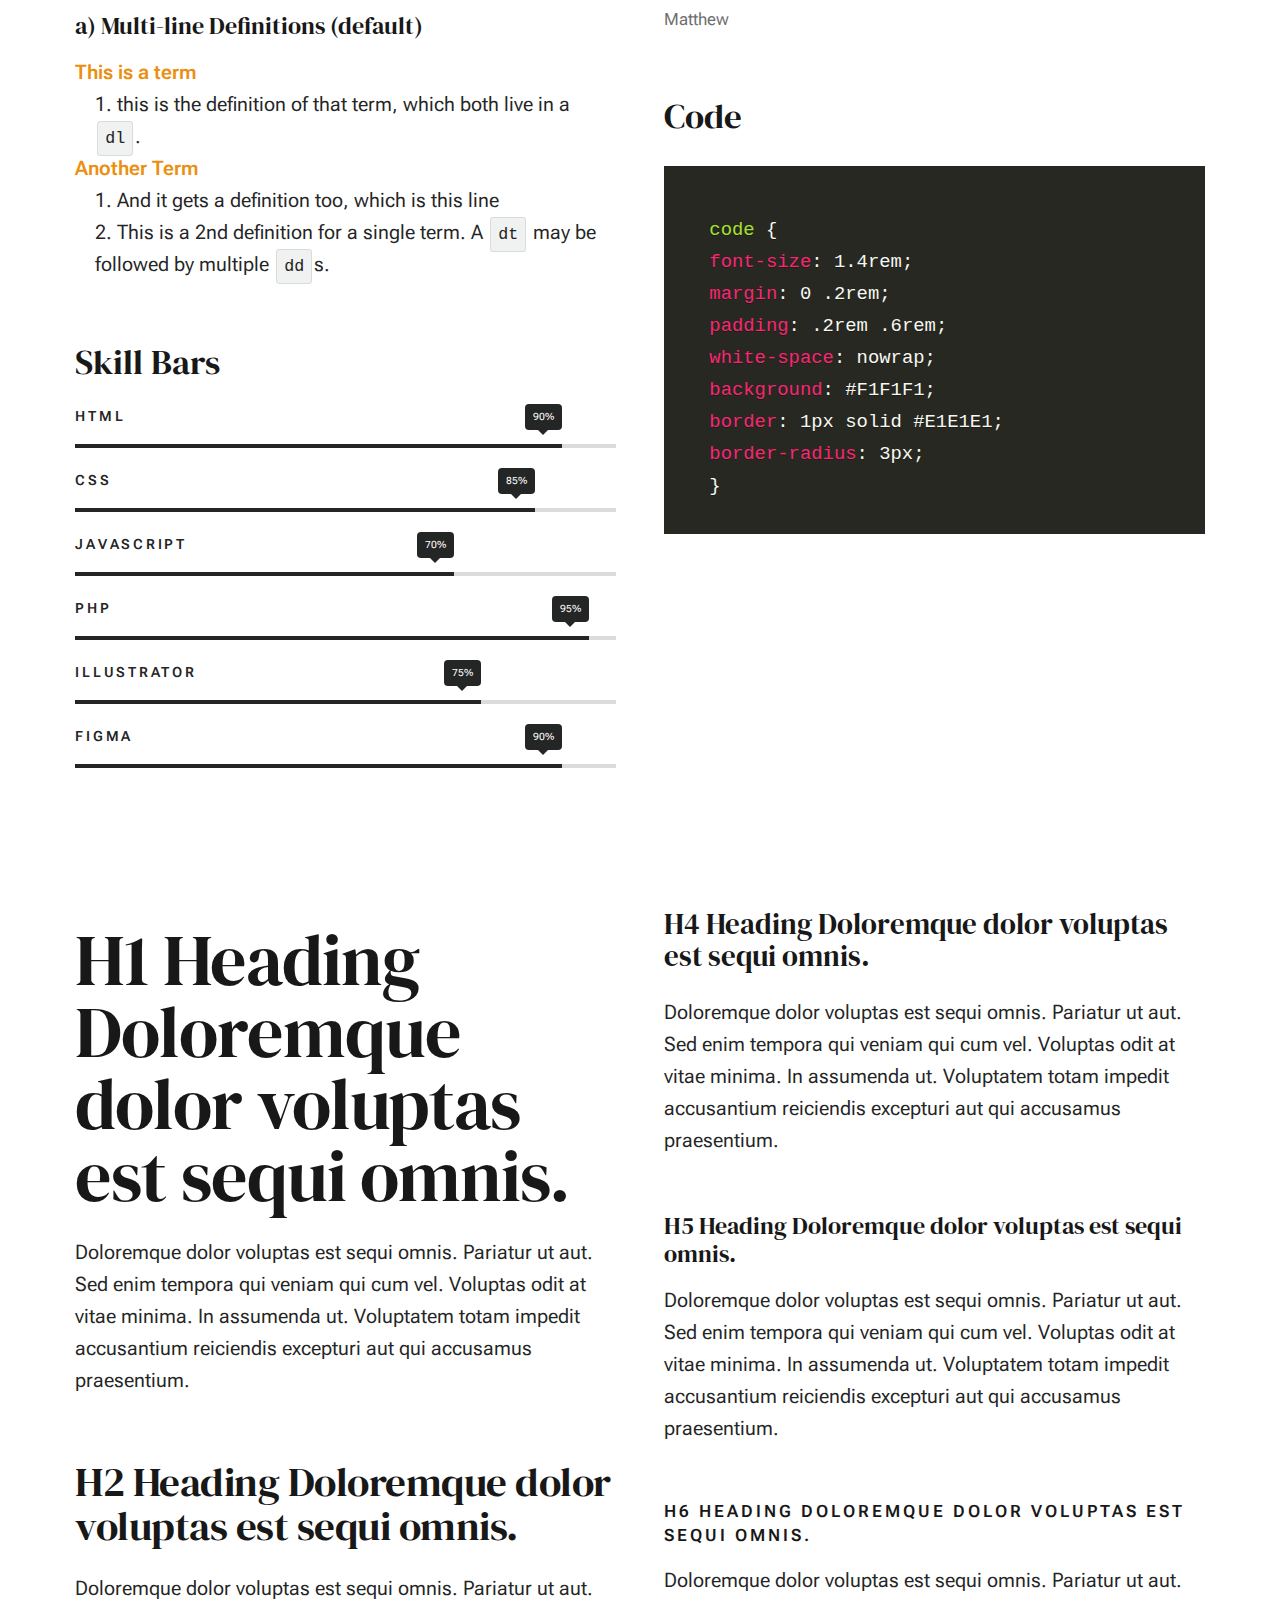
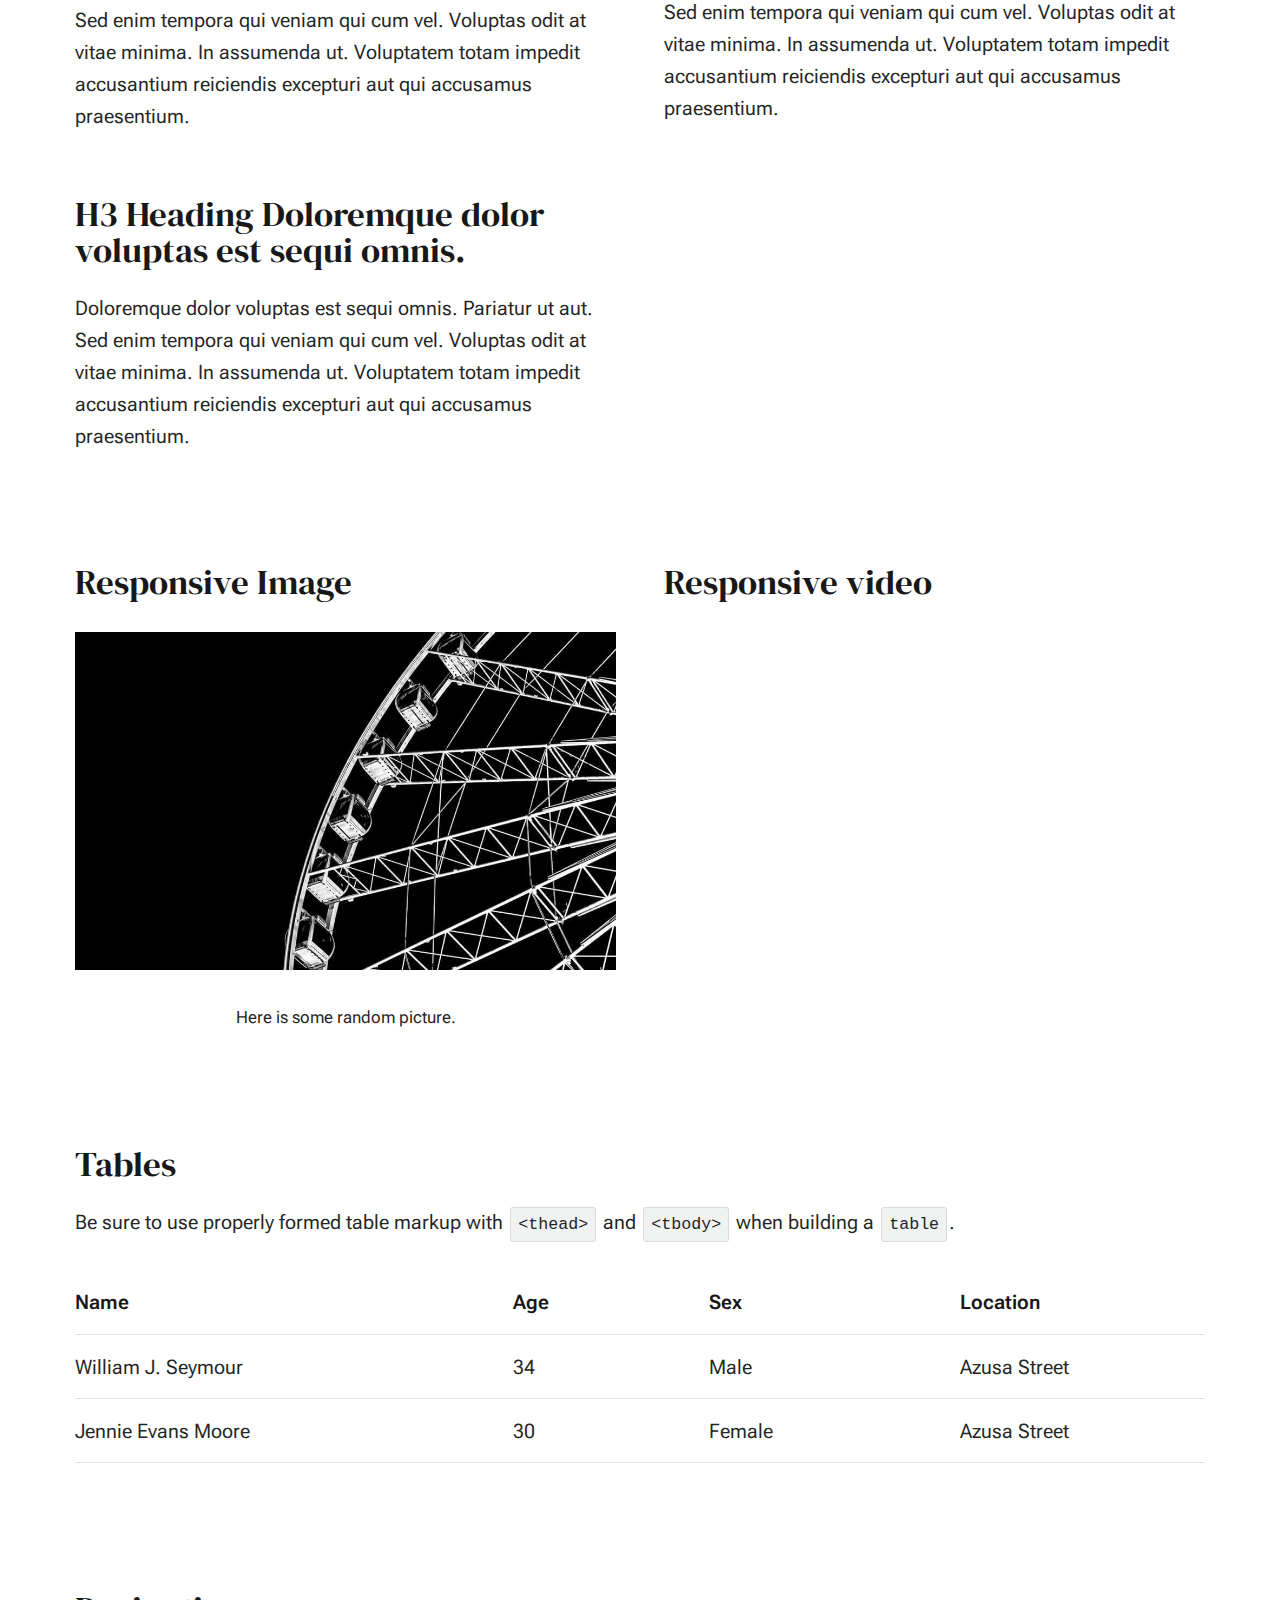
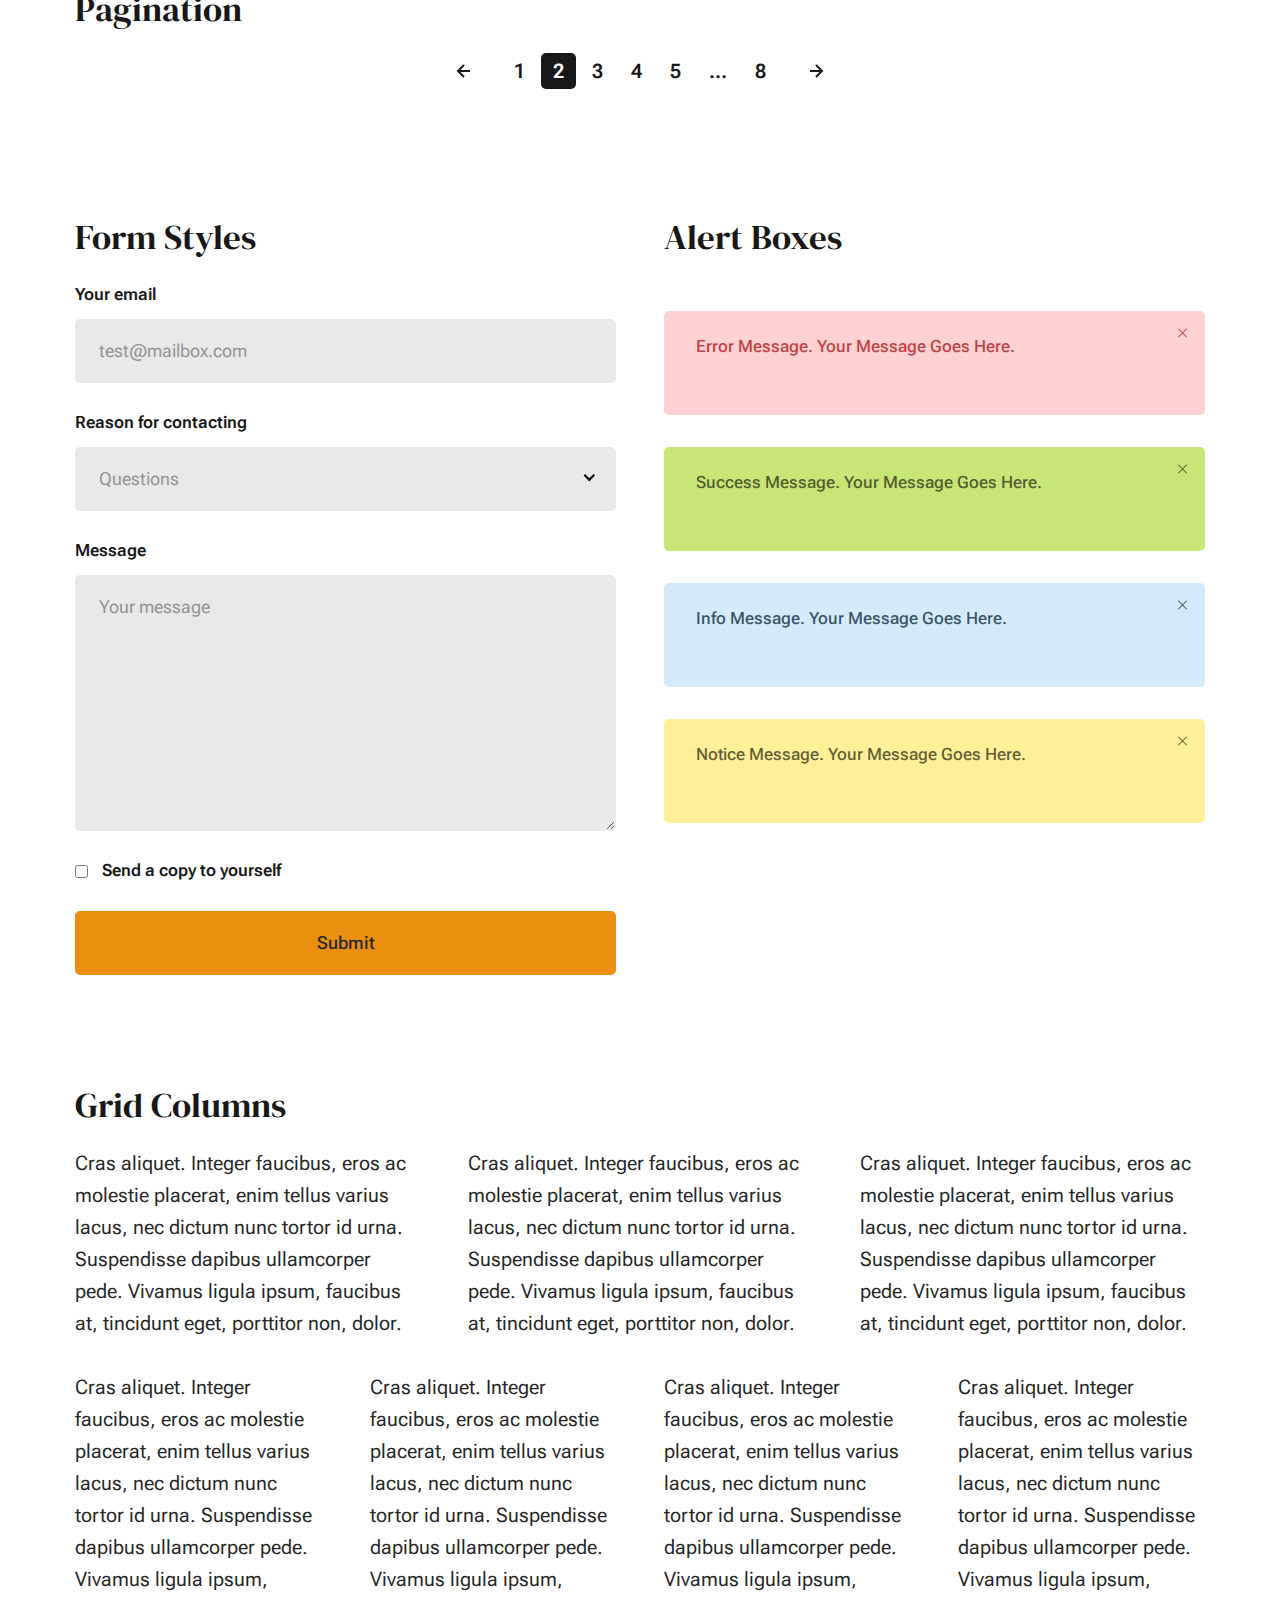
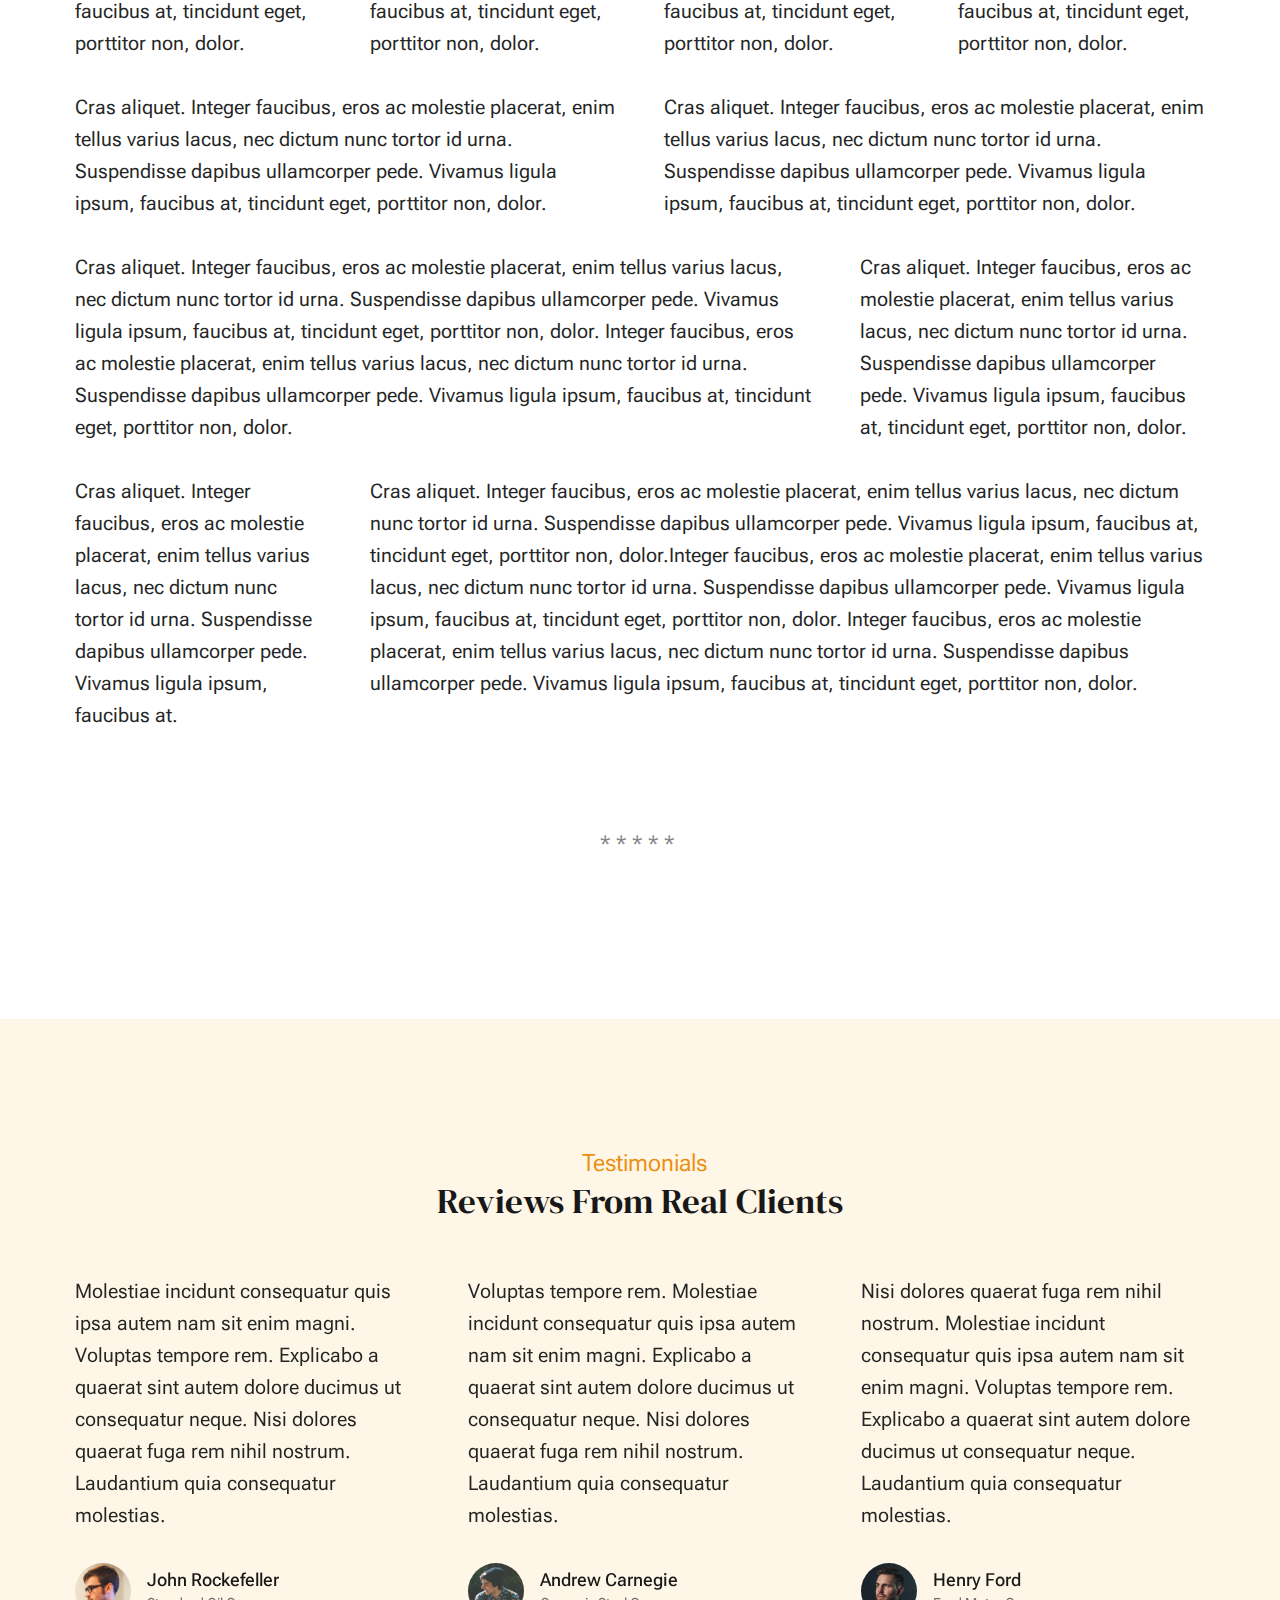
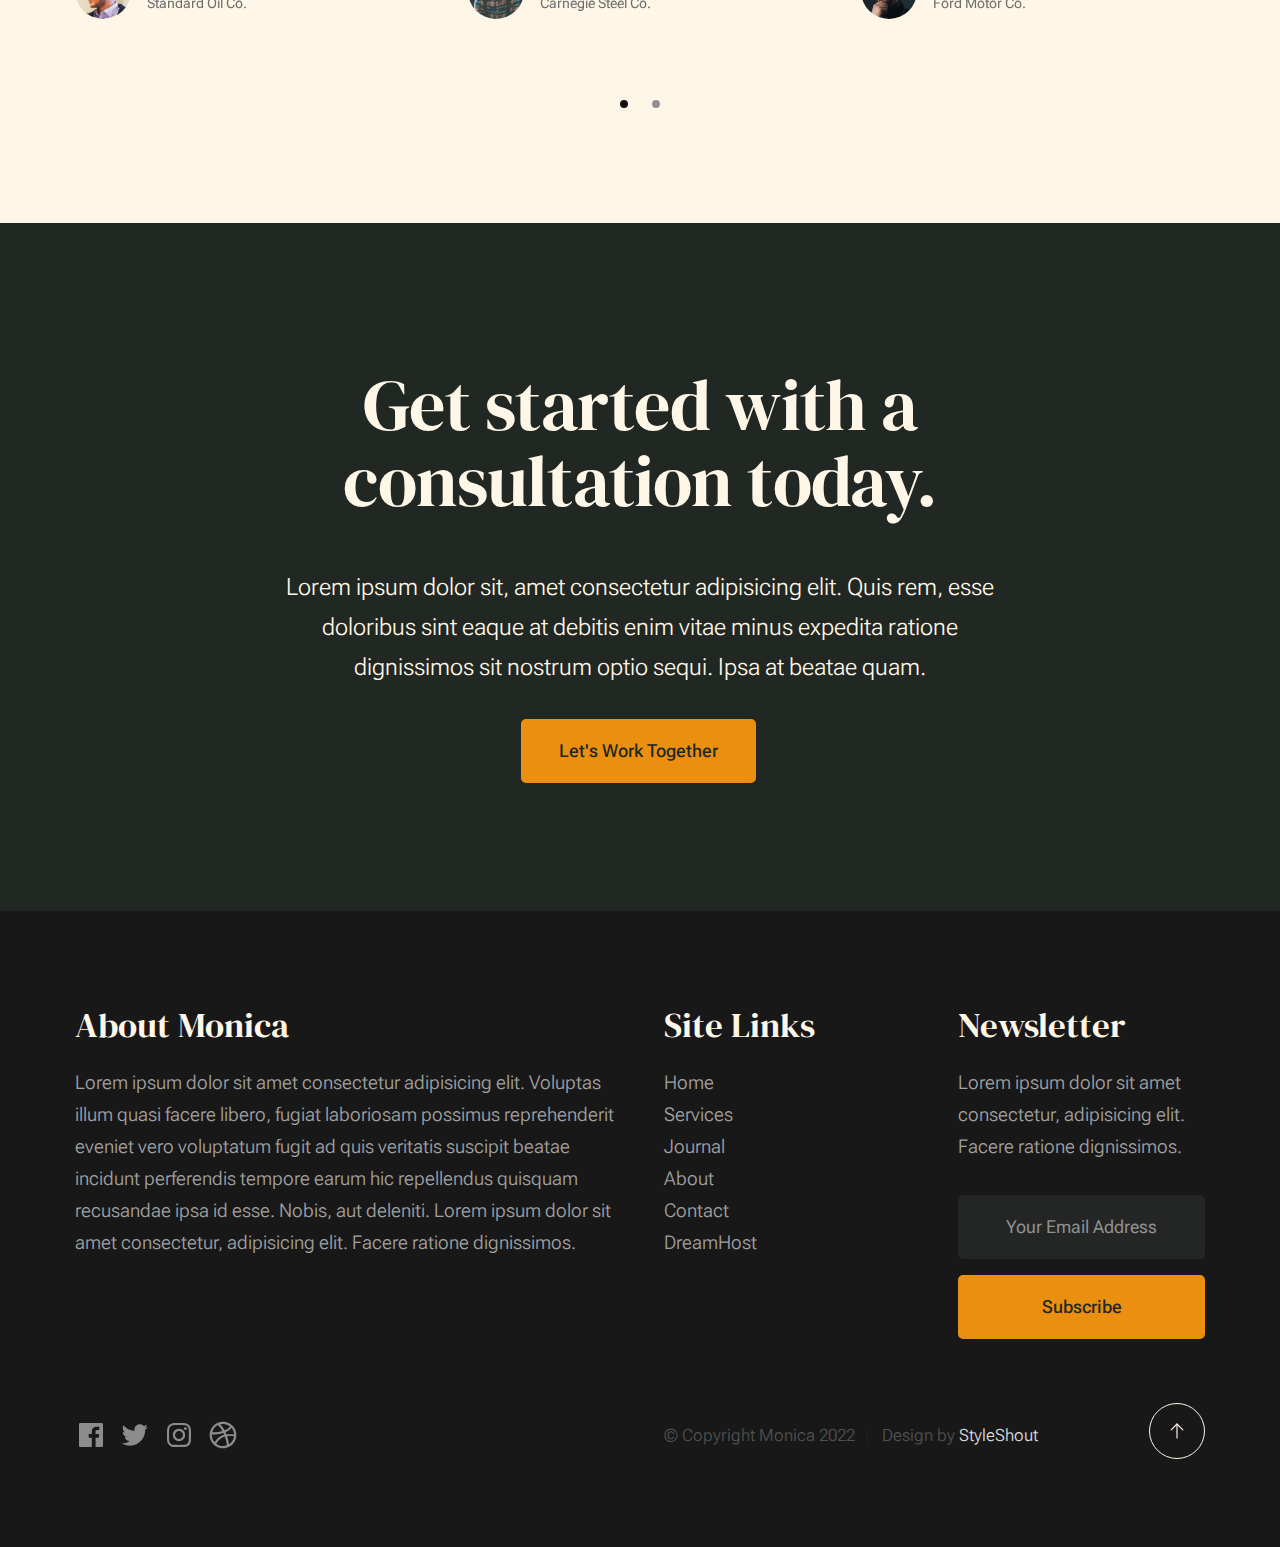
<file: styles.html>
<!DOCTYPE html>
<html lang="en" class="no-js" >
<head>

    <!--- basic page needs
    ================================================== -->
    <meta charset="utf-8">
    <meta name="viewport" content="width=device-width, initial-scale=1">
    <title>Styles - Monica</title>

    <script>
        document.documentElement.classList.remove('no-js');
        document.documentElement.classList.add('js');
    </script>

    <!-- CSS
    ================================================== -->
    <link rel="stylesheet" href="css/vendor.css">
    <link rel="stylesheet" href="css/styles.css">

    <!-- favicons
    ================================================== -->
    <link rel="apple-touch-icon" sizes="180x180" href="apple-touch-icon.png">
    <link rel="icon" type="image/png" sizes="32x32" href="favicon-32x32.png">
    <link rel="icon" type="image/png" sizes="16x16" href="favicon-16x16.png">
    <link rel="manifest" href="site.webmanifest">

</head>


<body id="top">


    <!-- preloader
    ================================================== -->
    <div id="preloader">
        <div id="loader" class="dots-fade">
            <div></div>
            <div></div>
            <div></div>
        </div>
    </div>


    <!-- page wrap
    ================================================== -->
    <div id="page" class="s-pagewrap">


        <!-- # site header 
        ================================================== -->
        <header class="s-header">

            <div class="row s-header__inner width-sixteen-col">

                <div class="s-header__block">
                    <div class="s-header__logo">
                        <a class="logo" href="index.html">
                            <img src="images/logo.svg" alt="Homepage">
                        </a>
                    </div>

                    <a class="s-header__menu-toggle" href="#0"><span>Menu</span></a>
                </div> <!-- end s-header__block -->

                <nav class="s-header__nav">
    
                    <ul class="s-header__menu-links">
                        <li><a href="about.html">About</a></li>
                        <li><a href="services.html">Services</a></li>
                        <li><a href="blog.html">Journal</a></li>
                        <li><a href="contact.html">Contact</a></li>
                    </ul> <!-- s-header__menu-links -->

                    <div class="s-header__contact">
                        <a href="contact.html" class="btn btn--primary s-header__contact-btn">Let's Work Together</a>                        
                    </div> <!-- s-header__contact -->
    
                </nav> <!-- end s-header__nav -->

            </div> <!-- end s-header__inner -->

        </header> <!-- end s-header -->


        <!-- # site main content
        ================================================== -->
        <section id="content" class="s-content">

               <section class="s-pageheader pageheader">
                    <div class="row">
                        <div class="column xl-12">
                            <h1 class="page-title">
                               Style Guide
                            </h1>                            
                        </div>
                    </div>
               </section> <!-- end pageheader --> 

               <section class="s-pagecontent pagecontent">

                    <div class="row row-x-center text-center">

                        <div class="column tab-12 xl-9">
            
                            <p class="lead">Lorem ipsum Officia elit ad tempor dolore est ex incididunt incididunt occaecat culpa deserunt 
                            sunt labore in cillum ullamco magna in Excepteur consequat in reprehenderit proident mollit incididunt officia commodo.
                            Duis ea officia sed dolor pariatur enim dolore dolore quis incididunt nulla exercitation commodo veniam et ea incididunt.
                            </p>
            
                            <hr>
                        </div>
            
                    </div> <!-- end row -->
            
                    <div class="row">
            
                        <div class="column mob-12 md-6 stack-on-900">
            
                            <h3>Paragraph and Image</h3>
            
                            <p><a href="#"><img width="120" height="120" class="u-pull-left" alt="sample-image" src="images/sample-image.jpg"></a>
                            Lorem ipsum dolor sit amet, consectetuer adipiscing elit. Donec libero. Suspendisse bibendum.Cras id urna. Morbi 
                            tincidunt, orci ac convallis aliquam, lectus turpis varius lorem, eu posuere nunc justo tempus leo. Donec mattis, 
                            purus nec placerat bibendum, dui pede condimentum odio, ac blandit ante orci ut diam. Cras fringilla magna. 
                            Phasellus suscipit, leo a pharetra condimentum, lorem tellus eleifend magna, eget fringilla velit magna id 
                            neque posuere nunc justo tempus leo. </p>
            
                            <p>
                            Lorem ipsum dolor sit amet, consectetuer adipiscing elit. Donec libero. Suspendisse bibendum. Cras id urna. 
                            Morbi tincidunt, orci ac convallis aliquam, lectus turpis varius lorem, eu posuere nunc justo tempus leo. 
                            Donec mattis, purus nec placerat bibendum, dui pede condimentumodio, ac blandit ante orci ut diam.	
                            </p>
            
                            <p>A <a href="#">link</a>,
                            <abbr title="this really isn't a very good description">abbrebation</abbr>,
                            <strong>strong text</strong>,
                            <em>em text</em>,
                            <del>deleted text</del>, and
                            <mark>this is a mark text.</mark>
                            <code>.code</code>
                            </p>
            
                        </div>
            
                        <div class="column mob-12 md-6">
            
                            <h3>Drop Caps</h3>
            
                            <p class="drop-cap">Far far away, behind the word mountains, far from the countries Vokalia and Consonantia,
                            there live the blind texts. Separated they live in Bookmarksgrove right at the coast of the
                            Semantics, a large language ocean. A small river named Duden flows by their place and supplies it with the 
                            necessary regelialia. Morbi tincidunt, orci ac convallis aliquam, lectus turpis varius lorem, 
                            euposuere nunc justo tempus leo. Donec mattis, purus nec placerat bibendum, dui pede condimentum odio, 
                            ac blandit ante orci ut diam. Cras fringilla magna. Phasellus suscipit, leo a pharetra condimentum, 
                            lorem tellus eleifend magna, eget fringilla velit magna id neque.
                            </p>
            
                            <h3>Small Print</h3>
            
                            <p><small>Lorem ipsum dolor sit amet, consectetuer adipiscing elit. Donec libero.</small></p>
                            
                    
            
                        </div>
            
                    </div> <!-- end row -->
            
                    <div class="row">
            
                        <div class="column xl-6 md-12">
            
                            <h3 class="u-add-bottom">Pull Quotes</h3>
            
                            <p>
                            Perspiciatis nemo unde et nobis modi consequatur officia amet. Ut enim 
                            tenetur provident maiores. Perspiciatis asperiores incidunt sequi 
                            quisquam. Enim aut. 
                            </p>
            
                            <figure class="pull-quote">
                                <blockquote>
                                    <p>
                                    When you look in the eyes of grace, when you meet grace, 
                                    when you embrace grace, when you see the nail prints in 
                                    grace’s hands and the fire in his eyes, when you feel his 
                                    relentless love for you - it will not motivate you to sin. 
                                    It will motivate you to righteousness.
                                    </p>
            
                                    <footer>
                                        <cite>Judah Smith</cite>
                                    </footer>
                                </blockquote>
                            </figure>
            
            
                        </div>
            
                        <div class="column xl-6 md-12">
            
                            <h3 class="h-add-bottom">Block Quotes</h3>
            
                            <blockquote cite="http://where-i-got-my-info-from.com">
                                <p>
                                For God so loved the world, that he gave his only Son, that whoever believes in 
                                him should not perish but have eternal life. For God did not send his Son into 
                                the world to condemn the world, but in order that the world might be 
                                saved through him.
                                </p>
            
                                <footer>
                                    <cite>
                                        <a href="#0">John 3:16-17 ESV</a>
                                    </cite>
                                </footer>
            
                            </blockquote>
            
                            <blockquote>
                                <p>There is a God-shaped vacuum in the heart of each man which cannot be satisfied 
                                by any created thing but only by God the Creator.</p>
            
                                <footer>
                                    <cite>Blaise Pascal</cite>
                                </footer>
            
                            </blockquote>
            
                        </div>
            
                    </div> <!-- end row -->
            
                    <div class="row u-add-half-bottom">
            
                        <div class="column xl-6 md-12">
            
                            <h3>Example Lists</h3>
            
                            <ol>
                                <li>Here is an example</li>
                                <li>of an ordered list.</li>
                                <li>A parent list item.
                                    <ul>
                                        <li>one</li>
                                        <li>two</li>
                                        <li>three</li>
                                    </ul>
                                    </li>
                                    <li>A list item.</li>
                                </ol>
            
                            <ul class="disc">
                                <li>Here is an example</li>
                                <li>of an unordered list.</li>
                            </ul>
            
                            <h3>Definition Lists</h3>
            
                            <h5>a) Multi-line Definitions (default) </h5>
            
                            <dl class="dictionary-style">
                                <dt><strong>This is a term</strong></dt>
                                    <dd>this is the definition of that term, which both live in a <code>dl</code>.</dd>
                                <dt><strong>Another Term</strong></dt>
                                    <dd>And it gets a definition too, which is this line</dd>
                                    <dd>This is a 2<sup>nd</sup> definition for a single term. A <code>dt</code> may be followed by multiple <code>dd</code>s.</dd>
                            </dl>
            
                            <h3 class="u-add-bottom">Skill Bars</h3>
            
                            <ul class="skill-bars">
                                <li>
                                <div class="progress percent90"><span>90%</span></div>
                                <strong>HTML</strong>
                                </li>
                                <li>
                                <div class="progress percent85"><span>85%</span></div>
                                <strong>CSS</strong>
                                </li>
                                <li>
                                <div class="progress percent70"><span>70%</span></div>
                                <strong>Javascript</strong>
                                </li>
                                <li>
                                <div class="progress percent95"><span>95%</span></div>
                                <strong>PHP</strong>
                                </li>
                                <li>
                                <div class="progress percent75"><span>75%</span></div>
                                <strong>Illustrator</strong>
                                </li>
                                <li>
                                <div class="progress percent90"><span>90%</span></div>
                                <strong>Figma</strong>
                                </li>
                            </ul>
            
                        </div>
            
                        <div class="column xl-6 md-12">
            
                            <h3 class="u-add-bottom">Buttons</h3>
            
                            <p>
                                <a class="btn btn--primary u-fullwidth" href="#0">Primary Button</a>
                                <a class="btn u-fullwidth" href="#0">Default Button</a>
                                <a class="btn btn--stroke u-fullwidth" href="#0">Stroke Button</a>
                            </p>
            
                            <h3>Stats Tabs</h3>
            
                            <ul class="stats-tabs">
                                <li><a href="#0">1,234 <em>Peter</em></a></li>
                                <li><a href="#0">567 <em>James</em></a></li>
                                <li><a href="#0">23,456 <em>John</em></a></li>
                                <li><a href="#0">3,456 <em>Andrew</em></a></li>
                                <li><a href="#0">456 <em>Philip</em></a></li>
                                <li><a href="#0">26 <em>Matthew</em></a></li>
                            </ul>
            
                            <h3 class="u-add-bottom">Code</h3>
            
<pre><code class="language-css">
    code {
    font-size: 1.4rem;
    margin: 0 .2rem;
    padding: .2rem .6rem;
    white-space: nowrap;
    background: #F1F1F1;
    border: 1px solid #E1E1E1;	
    border-radius: 3px;
    }
</code></pre>
            
                        </div>
            
                    </div> <!-- end row -->
            
                    <div class="row u-add-half-bottom">
            
                        <div class="column xl-6 md-12">
                                
                            <h1>H1 Heading Doloremque dolor voluptas est sequi omnis.</h1>
                            <p>Doloremque dolor voluptas est sequi omnis. Pariatur ut aut. Sed enim tempora qui veniam qui cum vel. 
                            Voluptas odit at vitae minima. In assumenda ut. Voluptatem totam impedit accusantium reiciendis excepturi aut qui accusamus praesentium.</p>
            
                            <h2>H2 Heading Doloremque dolor voluptas est sequi omnis.</h2>
                            <p>Doloremque dolor voluptas est sequi omnis. Pariatur ut aut. Sed enim tempora qui veniam qui cum vel. 
                            Voluptas odit at vitae minima. In assumenda ut. Voluptatem totam impedit accusantium reiciendis excepturi aut qui accusamus praesentium.</p>
            
                            <h3>H3 Heading Doloremque dolor voluptas est sequi omnis.</h3>
                            <p>Doloremque dolor voluptas est sequi omnis. Pariatur ut aut. Sed enim tempora qui veniam qui cum vel. 
                            Voluptas odit at vitae minima. In assumenda ut. Voluptatem totam impedit accusantium reiciendis excepturi aut qui accusamus praesentium.</p>
            
                            
                        </div>
            
                        <div class="column xl-6 md-12">
                            <h4>H4 Heading Doloremque dolor voluptas est sequi omnis.</h4>
                            <p>Doloremque dolor voluptas est sequi omnis. Pariatur ut aut. Sed enim tempora qui veniam qui cum vel. 
                            Voluptas odit at vitae minima. In assumenda ut. Voluptatem totam impedit accusantium reiciendis excepturi aut qui accusamus praesentium.</p>
            
                            <h5>H5 Heading Doloremque dolor voluptas est sequi omnis.</h5>
                            <p>Doloremque dolor voluptas est sequi omnis. Pariatur ut aut. Sed enim tempora qui veniam qui cum vel. 
                            Voluptas odit at vitae minima. In assumenda ut. Voluptatem totam impedit accusantium reiciendis excepturi aut qui accusamus praesentium.</p>
            
                            <h6>H6 Heading Doloremque dolor voluptas est sequi omnis.</h6>
                            <p>Doloremque dolor voluptas est sequi omnis. Pariatur ut aut. Sed enim tempora qui veniam qui cum vel. 
                            Voluptas odit at vitae minima. In assumenda ut. Voluptatem totam impedit accusantium reiciendis excepturi aut qui accusamus praesentium.</p>
                
                            
                        </div>
            
                    </div> <!-- end row -->
            
                    <div class="row u-add-half-bottom">
            
                        <div class="column xl-6 md-12">
            
                            <h3 class="u-add-bottom">Responsive Image</h3>
            
                            <figure>
                                <img src="images/wheel-500.jpg" 
                                srcset="images/wheel-1000.jpg 1000w, 
                                images/wheel-500.jpg 500w" 
                                sizes="(max-width: 1000px) 100vw, 1000px" alt="">
            
                                <figcaption>
                                    Here is some random picture.
                                </figcaption>
                            </figure>
            
                        </div>
            
                        <div class="column xl-6 md-12">
            
                            <h3 class="u-add-bottom">Responsive video</h3>
            
                            <div class="video-container">
                            <iframe src="https://player.vimeo.com/video/14592941?color=00a650&title=0&byline=0&portrait=0" width="500" height="281" frameborder="0" webkitallowfullscreen mozallowfullscreen allowfullscreen></iframe> 
                            </div>
            
                        </div>
                        
                    </div> <!-- end row -->
            
                    <div class="row u-add-bottom">
            
                        <div class="column xl-12">
            
                            <h3>Tables</h3>
                            <p>Be sure to use properly formed table markup with <code>&lt;thead&gt;</code> and <code>&lt;tbody&gt;</code> when building a <code>table</code>.</p>
            
                            <div class="table-responsive">
            
                                <table>
                                        <thead>
                                        <tr>
                                            <th>Name</th>
                                            <th>Age</th>
                                            <th>Sex</th>
                                            <th>Location</th>
                                        </tr>
                                        </thead>
                                        <tbody>
                                        <tr>
                                            <td>William J. Seymour</td>
                                            <td>34</td>
                                            <td>Male</td>
                                            <td>Azusa Street</td>
                                        </tr>
                                        <tr>
                                            <td>Jennie Evans Moore</td>
                                            <td>30</td>
                                            <td>Female</td>
                                            <td>Azusa Street</td>
                                        </tr>
                                        </tbody>
                                </table>
            
                            </div>
            
                        </div>
                        
                    </div> <!-- end row -->
            
                    <div class="row">
            
                        <div class="column xl-12">
                            <h3>Pagination</h3>
            
                            <nav class="pgn">
                                <ul>
                                    <li>
                                        <a class="pgn__prev" href="#0">
                                            <svg xmlns="http://www.w3.org/2000/svg" width="24" height="24" viewBox="0 0 24 24"><path d="M12.707 17.293L8.414 13H18v-2H8.414l4.293-4.293-1.414-1.414L4.586 12l6.707 6.707z"/></svg>
                                        </a>
                                    </li>
                                    <li><a class="pgn__num" href="#0">1</a></li>
                                    <li><span class="pgn__num current">2</span></li>
                                    <li><a class="pgn__num" href="#0">3</a></li>
                                    <li><a class="pgn__num" href="#0">4</a></li>
                                    <li><a class="pgn__num" href="#0">5</a></li>
                                    <li><span class="pgn__num dots">…</span></li>
                                    <li><a class="pgn__num" href="#0">8</a></li>
                                    <li>
                                        <a class="pgn__next" href="#0">
                                            <svg xmlns="http://www.w3.org/2000/svg" width="24" height="24" viewBox="0 0 24 24"><path d="M11.293 17.293l1.414 1.414L19.414 12l-6.707-6.707-1.414 1.414L15.586 11H6v2h9.586z"/></svg>
                                        </a>
                                    </li>
                                </ul>
                            </nav>
                        </div>
            
                    </div> <!-- end row -->
            
                    <div class="row">
            
                        <div class="column xl-6 md-12">
            
                            <h3 class="u-add-bottom">Form Styles</h3>
            
                            <form>
                                <div>
                                    <label for="sampleInput">Your email</label>
                                    <input class="u-fullwidth" type="email" placeholder="test@mailbox.com" id="sampleInput">
                                </div>
                                <div>
                                    <label for="sampleRecipientInput">Reason for contacting</label>
                                    <div class="ss-custom-select">
                                        <select class="u-fullwidth" id="sampleRecipientInput">
                                            <option value="Option 1">Questions</option>
                                            <option value="Option 2">Report</option>
                                            <option value="Option 3">Others</option>
                                        </select>
                                    </div>
                                </div>
                                
                                <label for="exampleMessage">Message</label>
                                <textarea class="u-fullwidth" placeholder="Your message" id="exampleMessage"></textarea>
            
                                <label class="u-add-bottom">
                                    <input type="checkbox">
                                    <span class="label-text">Send a copy to yourself</span>
                                </label>
                            
                                <input class="btn--primary u-fullwidth" type="submit" value="Submit">
                            </form>
            
                        </div>
            
                        <div class="column xl-6 md-12">
            
                            <h3>Alert Boxes</h3>
            
                            <br>
                            
                            <div class="alert-box alert-box--error">
                                <p>Error Message. Your Message Goes Here.</p>
                                <span class="alert-box__close"></span>
                            </div><!-- end error -->
                                    
                            <div class="alert-box alert-box--success">
                                <p>Success Message. Your Message Goes Here.</p>
                                <span class="alert-box__close"></span>
                            </div><!-- end success -->
                                    
                            <div class="alert-box alert-box--info">
                                <p>Info Message. Your Message Goes Here.</p>
                                <span class="alert-box__close"></span>
                            </div><!-- end info -->
                                    
                            <div class="alert-box alert-box--notice">
                                <p>Notice Message. Your Message Goes Here.</p>
                                <span class="alert-box__close"></span>
                            </div><!-- end notice -->
                        
                        </div>
            
                    </div> <!-- end row -->
            
                    <div class="row">
            
                        <div class="xl-12 column">
                        <h3 class="half-bottom">Grid Columns</h3>
                        </div>
            
                    </div> <!-- Row End-->
            
                    <!--<h4>1/3 Columns</h4>  -->
            
                    <div class="row">
            
                        <div class="xl-4 md-12 column">
                            <p>
                            Cras aliquet. Integer faucibus, eros ac molestie placerat, enim tellus varius lacus,
                            nec dictum nunc tortor id urna. Suspendisse dapibus ullamcorper pede. Vivamus ligula ipsum,
                            faucibus at, tincidunt eget, porttitor non, dolor. 
                            </p>
                        </div>
            
                        <div class="xl-4 md-12 column">
                            <p>
                            Cras aliquet. Integer faucibus, eros ac molestie placerat, enim tellus varius lacus,
                            nec dictum nunc tortor id urna. Suspendisse dapibus ullamcorper pede. Vivamus ligula ipsum,
                            faucibus at, tincidunt eget, porttitor non, dolor. 
                            </p>
                        </div>
            
                        <div class="xl-4 md-12 column">
                            <p>
                            Cras aliquet. Integer faucibus, eros ac molestie placerat, enim tellus varius lacus,
                            nec dictum nunc tortor id urna. Suspendisse dapibus ullamcorper pede. Vivamus ligula ipsum,
                            faucibus at, tincidunt eget, porttitor non, dolor. 
                            </p>
                        </div>
            
                    </div>
            
                    <!--<h4>1/4 Columns</h4>  -->
            
                    <div class="row">
            
                        <div class="xl-3 md-6 tab-12 column">
                            <p>
                            Cras aliquet. Integer faucibus, eros ac molestie placerat, enim tellus varius lacus,
                            nec dictum nunc tortor id urna. Suspendisse dapibus ullamcorper pede. Vivamus ligula ipsum,
                            faucibus at, tincidunt eget, porttitor non, dolor. 
                            </p>
                        </div>
            
                        <div class="xl-3 md-6 tab-12 column">
                            <p>
                            Cras aliquet. Integer faucibus, eros ac molestie placerat, enim tellus varius lacus,
                            nec dictum nunc tortor id urna. Suspendisse dapibus ullamcorper pede. Vivamus ligula ipsum,
                            faucibus at, tincidunt eget, porttitor non, dolor. 
                            </p>
                        </div>
            
                        <div class="xl-3 md-6 tab-12 column">
                            <p>
                            Cras aliquet. Integer faucibus, eros ac molestie placerat, enim tellus varius lacus,
                            nec dictum nunc tortor id urna. Suspendisse dapibus ullamcorper pede. Vivamus ligula ipsum,
                            faucibus at, tincidunt eget, porttitor non, dolor. 
                            </p>
                        </div>
            
                        <div class="xl-3 md-6 tab-12 column">
                            <p>
                            Cras aliquet. Integer faucibus, eros ac molestie placerat, enim tellus varius lacus,
                            nec dictum nunc tortor id urna. Suspendisse dapibus ullamcorper pede. Vivamus ligula ipsum,
                            faucibus at, tincidunt eget, porttitor non, dolor. 
                            </p>
                        </div>
            
                    </div>
            
                    <!--<h4>1/2 Columns</h4>  -->
            
                    <div class="row">
            
                        <div class="xl-6 tab-12 column">
                            <p>
                            Cras aliquet. Integer faucibus, eros ac molestie placerat, enim tellus varius lacus,
                            nec dictum nunc tortor id urna. Suspendisse dapibus ullamcorper pede. Vivamus ligula ipsum,
                            faucibus at, tincidunt eget, porttitor non, dolor. 
                            </p>
                        </div>
            
                        <div class="xl-6 tab-12 column">
                            <p>
                            Cras aliquet. Integer faucibus, eros ac molestie placerat, enim tellus varius lacus,
                            nec dictum nunc tortor id urna. Suspendisse dapibus ullamcorper pede. Vivamus ligula ipsum,
                            faucibus at, tincidunt eget, porttitor non, dolor. 
                            </p>
                        </div>
            
                    </div>
            
                    <!--<h4>2/3 Columns</h4>  -->
            
                    <div class="row">
            
                        <div class="xl-8 md-7 tab-12 column">
                            <p>
                            Cras aliquet. Integer faucibus, eros ac molestie placerat, enim tellus varius lacus,
                            nec dictum nunc tortor id urna. Suspendisse dapibus ullamcorper pede. Vivamus ligula ipsum,
                            faucibus at, tincidunt eget, porttitor non, dolor. Integer faucibus, eros ac molestie placerat, enim tellus varius lacus,
                            nec dictum nunc tortor id urna. Suspendisse dapibus ullamcorper pede. Vivamus ligula ipsum,
                            faucibus at, tincidunt eget, porttitor non, dolor.
                            </p>
                        </div>
            
                        <div class="xl-4 md-5 tab-12 column">
                            <p>
                            Cras aliquet. Integer faucibus, eros ac molestie placerat, enim tellus varius lacus,
                            nec dictum nunc tortor id urna. Suspendisse dapibus ullamcorper pede. Vivamus ligula ipsum,
                            faucibus at, tincidunt eget, porttitor non, dolor. 
                            </p>
                        </div>
            
                    </div>
            
                    <!--<h4>3/4 Columns</h4>  -->
            
                    <div class="row">
            
                        <div class="xl-3 md-5 tab-12 column">
                            <p>
                            Cras aliquet. Integer faucibus, eros ac molestie placerat, enim tellus varius lacus,
                            nec dictum nunc tortor id urna. Suspendisse dapibus ullamcorper pede. Vivamus ligula ipsum,
                            faucibus at. 
                            </p>
                        </div>
            
                        <div class="xl-9 md-7 tab-12 column">
                            <p>
                            Cras aliquet. Integer faucibus, eros ac molestie placerat, enim tellus varius lacus,
                            nec dictum nunc tortor id urna. Suspendisse dapibus ullamcorper pede. Vivamus ligula ipsum,
                            faucibus at, tincidunt eget, porttitor non, dolor.Integer faucibus, eros ac molestie placerat, enim tellus varius lacus,
                            nec dictum nunc tortor id urna. Suspendisse dapibus ullamcorper pede. Vivamus ligula ipsum,
                            faucibus at, tincidunt eget, porttitor non, dolor. Integer faucibus, eros ac molestie placerat, enim tellus varius lacus,
                            nec dictum nunc tortor id urna. Suspendisse dapibus ullamcorper pede. Vivamus ligula ipsum,
                            faucibus at, tincidunt eget, porttitor non, dolor.
                            </p>
                        </div>
            
                    </div> 
            
                    <hr class="fancy">

               </section> <!-- pagecontent -->

               <section class="s-testimonials">

                    <div class="s-testimonials__header row row-x-center text-center">
                        <div class="column xl-8 lg-12">
        
                            <p class="text-pretitle">
                            Testimonials
                            </p>
                            <h3>
                            Reviews From Real Clients
                            </h3>                        
        
                        </div>
                    </div> <!--end s-testimonials__header -->

                    <div class="row s-testimonials__content">
                        <div class="column xl-12 testimonials">

                            <div class="swiper-container testimonials__slider page-slider">

                                <div class="swiper-wrapper">
                                    <div class="testimonials__slide swiper-slide">
                                        <p>
                                        Molestiae incidunt consequatur quis ipsa autem nam sit enim magni. Voluptas tempore rem. 
                                        Explicabo a quaerat sint autem dolore ducimus ut consequatur neque. Nisi dolores quaerat fuga rem nihil nostrum.
                                        Laudantium quia consequatur molestias.
                                        </p>
                                        <div class="testimonials__author">
                                            <img src="images/avatars/user-01.jpg" alt="Author image" class="testimonials__avatar">
                                            <cite class="testimonials__cite">
                                                <strong>John Rockefeller</strong>
                                                <span>Standard Oil Co.</span>
                                            </cite>
                                        </div>
                                    </div>
                                    <div class="testimonials__slide swiper-slide">
                                        <p>
                                        Voluptas tempore rem. Molestiae incidunt consequatur quis ipsa autem nam sit enim magni. 
                                        Explicabo a quaerat sint autem dolore ducimus ut consequatur neque. Nisi dolores quaerat fuga rem nihil nostrum.
                                        Laudantium quia consequatur molestias.
                                        </p>
                                        <div class="testimonials__author">
                                            <img src="images/avatars/user-04.jpg" alt="Author image" class="testimonials__avatar">
                                            <cite class="testimonials__cite">
                                                <strong>Andrew Carnegie</strong>
                                                <span>Carnegie Steel Co.</span>
                                            </cite>
                                        </div>
                                    </div>
                                    <div class="testimonials__slide swiper-slide">
                                        <p>
                                        Nisi dolores quaerat fuga rem nihil nostrum. Molestiae incidunt consequatur quis ipsa autem nam sit enim magni. 
                                        Voluptas tempore rem. Explicabo a quaerat sint autem dolore ducimus ut consequatur neque. 
                                        Laudantium quia consequatur molestias.
                                        </p>
                                        <div class="testimonials__author">
                                            <img src="images/avatars/user-06.jpg" alt="Author image" class="testimonials__avatar">
                                            <cite class="testimonials__cite">
                                                <strong>Henry Ford</strong>
                                                <span>Ford Motor Co.</span>
                                            </cite>
                                        </div>
                                    </div>
                                    <div class="testimonials__slide swiper-slide">
                                        <p>
                                        Molestiae incidunt consequatur quis ipsa autem nam sit enim magni. Voluptas tempore rem. 
                                        Explicabo a quaerat sint autem dolore ducimus ut consequatur neque. Nisi dolores quaerat fuga rem nihil nostrum.
                                        Laudantium quia consequatur molestias.
                                        </p>
                                        <div class="testimonials__author">
                                            <img src="images/avatars/user-02.jpg" alt="Author image" class="testimonials__avatar">
                                            <cite class="testimonials__cite">
                                                <strong>John Morgan</strong>
                                                <span>JP Morgan & Co.</span>
                                            </cite>
                                        </div>
                                    </div> 
                                </div> <!-- end swiper-wrapper --> 

                                <div class="swiper-pagination"></div>

                            </div> <!--end testimonials__slider --> 

                        </div> <!-- testimonials -->
                    </div> <!--end s-testimonials__content -->

               </section> <!-- end s-testimonials -->

        </section> <!-- s-content-->

        <!-- # cta
        ================================================== -->
        <section id="cta" class="s-cta">

            <div class="row row-x-center text-center">
                <div class="column xl-8 lg-12">

                    <div class="s-cta__content">
                        <h2 class="text-display-title">
                        Get started with a consultation today.
                        </h2>
                        <p class="lead">
                        Lorem ipsum dolor sit, amet consectetur adipisicing elit. Quis rem, esse doloribus sint eaque at debitis enim vitae minus expedita ratione dignissimos sit nostrum optio sequi. Ipsa at beatae quam.
                        </p>
                        <a href="contact.html" class="btn btn--primary">Let's Work Together</a>
                    </div>

                </div>
            </div>

        </section> <!-- end s-cta -->


        <!-- # footer 
        ================================================== -->
        <footer class="s-footer">
            <div class="row s-footer__content">
                <div class="column xl-6 lg-6 md-12 s-footer__block s-footer__about">                    
                    <h3>About Monica</h3>
                    <p>
                    Lorem ipsum dolor sit amet consectetur adipisicing elit. Voluptas illum quasi facere libero, 
                    fugiat laboriosam possimus reprehenderit eveniet vero voluptatum fugit ad quis veritatis suscipit beatae 
                    incidunt perferendis tempore earum hic repellendus quisquam recusandae ipsa id esse. Nobis, aut deleniti.
                    Lorem ipsum dolor sit amet consectetur, adipisicing elit. Facere ratione dignissimos.
                    </p>               
                </div>                
                <div class="column xl-3 lg-6 md-12 s-footer__block s-footer__site-links">
                    <h3>Site Links</h3>
                    <ul class="link-list">
                        <li><a href="index.html">Home</a></li>
                        <li><a href="services.html">Services</a></li>
                        <li><a href="blog.html">Journal</a></li>
                        <li><a href="about.html">About</a></li>
                        <li><a href="contact.html">Contact</a></li>
                        <li><a href="https://www.dreamhost.com/r.cgi?287326">DreamHost</a></li>
                    </ul>
                </div>
                <div class="column xl-3 lg-6 md-12 tab-12 s-footer__block s-footer__newsletter">
                    <h3>Newsletter</h3>

                    <p>
                    Lorem ipsum dolor sit amet consectetur, adipisicing elit. Facere ratione dignissimos.
                    </p>

                    <div class="subscribe-form">
                        <form id="mc-form" class="mc-form">
                            <input type="email" name="EMAIL" id="mce-EMAIL" class="u-fullwidth text-center" placeholder="Your Email Address" title="The domain portion of the email address is invalid (the portion after the @)." pattern="^([^\x00-\x20\x22\x28\x29\x2c\x2e\x3a-\x3c\x3e\x40\x5b-\x5d\x7f-\xff]+|\x22([^\x0d\x22\x5c\x80-\xff]|\x5c[\x00-\x7f])*\x22)(\x2e([^\x00-\x20\x22\x28\x29\x2c\x2e\x3a-\x3c\x3e\x40\x5b-\x5d\x7f-\xff]+|\x22([^\x0d\x22\x5c\x80-\xff]|\x5c[\x00-\x7f])*\x22))*\x40([^\x00-\x20\x22\x28\x29\x2c\x2e\x3a-\x3c\x3e\x40\x5b-\x5d\x7f-\xff]+|\x5b([^\x0d\x5b-\x5d\x80-\xff]|\x5c[\x00-\x7f])*\x5d)(\x2e([^\x00-\x20\x22\x28\x29\x2c\x2e\x3a-\x3c\x3e\x40\x5b-\x5d\x7f-\xff]+|\x5b([^\x0d\x5b-\x5d\x80-\xff]|\x5c[\x00-\x7f])*\x5d))*(\.\w{2,})+$" required>
                            <input type="submit" name="subscribe" value="Subscribe" class="btn btn--primary btn--small u-fullwidth">
                            <!-- <div style="position: absolute; left: -5000px;" aria-hidden="true"><input type="text" name="b_cdb7b577e41181934ed6a6a44_9a91cfe7b3" tabindex="-1" value=""></div> -->
                            <div class="mc-status"></div>
                        </form>
                    </div>
                </div>
            </div>    
            
            <div class="row s-footer__bottom">
                <div class="column xl-6 lg-12">
                    <ul class="s-footer__social social-list">
                        <li>
                            <a href="#0">
                                <svg xmlns="http://www.w3.org/2000/svg" width="24" height="24" viewBox="0 0 24 24" style="fill:rgba(0, 0, 0, 1);transform:;-ms-filter:"><path d="M20,3H4C3.447,3,3,3.448,3,4v16c0,0.552,0.447,1,1,1h8.615v-6.96h-2.338v-2.725h2.338v-2c0-2.325,1.42-3.592,3.5-3.592 c0.699-0.002,1.399,0.034,2.095,0.107v2.42h-1.435c-1.128,0-1.348,0.538-1.348,1.325v1.735h2.697l-0.35,2.725h-2.348V21H20 c0.553,0,1-0.448,1-1V4C21,3.448,20.553,3,20,3z"></path></svg>
                                <span class="u-screen-reader-text">Facebook</span>
                            </a>
                        </li>
                        <li>
                            <a href="#0">
                                <svg xmlns="http://www.w3.org/2000/svg" width="24" height="24" viewBox="0 0 24 24" style="fill:rgba(0, 0, 0, 1);transform:;-ms-filter:"><path d="M19.633,7.997c0.013,0.175,0.013,0.349,0.013,0.523c0,5.325-4.053,11.461-11.46,11.461c-2.282,0-4.402-0.661-6.186-1.809 c0.324,0.037,0.636,0.05,0.973,0.05c1.883,0,3.616-0.636,5.001-1.721c-1.771-0.037-3.255-1.197-3.767-2.793 c0.249,0.037,0.499,0.062,0.761,0.062c0.361,0,0.724-0.05,1.061-0.137c-1.847-0.374-3.23-1.995-3.23-3.953v-0.05 c0.537,0.299,1.16,0.486,1.82,0.511C3.534,9.419,2.823,8.184,2.823,6.787c0-0.748,0.199-1.434,0.548-2.032 c1.983,2.443,4.964,4.04,8.306,4.215c-0.062-0.3-0.1-0.611-0.1-0.923c0-2.22,1.796-4.028,4.028-4.028 c1.16,0,2.207,0.486,2.943,1.272c0.91-0.175,1.782-0.512,2.556-0.973c-0.299,0.935-0.936,1.721-1.771,2.22 c0.811-0.088,1.597-0.312,2.319-0.624C21.104,6.712,20.419,7.423,19.633,7.997z"></path></svg>
                                <span class="u-screen-reader-text">Twitter</span>
                            </a>
                        </li>
                        <li>
                            <a href="#0">
                                <svg xmlns="http://www.w3.org/2000/svg" width="24" height="24" viewBox="0 0 24 24" style="fill:rgba(0, 0, 0, 1);transform:;-ms-filter:"><path d="M11.999,7.377c-2.554,0-4.623,2.07-4.623,4.623c0,2.554,2.069,4.624,4.623,4.624c2.552,0,4.623-2.07,4.623-4.624 C16.622,9.447,14.551,7.377,11.999,7.377L11.999,7.377z M11.999,15.004c-1.659,0-3.004-1.345-3.004-3.003 c0-1.659,1.345-3.003,3.004-3.003s3.002,1.344,3.002,3.003C15.001,13.659,13.658,15.004,11.999,15.004L11.999,15.004z"></path><circle cx="16.806" cy="7.207" r="1.078"></circle><path d="M20.533,6.111c-0.469-1.209-1.424-2.165-2.633-2.632c-0.699-0.263-1.438-0.404-2.186-0.42 c-0.963-0.042-1.268-0.054-3.71-0.054s-2.755,0-3.71,0.054C7.548,3.074,6.809,3.215,6.11,3.479C4.9,3.946,3.945,4.902,3.477,6.111 c-0.263,0.7-0.404,1.438-0.419,2.186c-0.043,0.962-0.056,1.267-0.056,3.71c0,2.442,0,2.753,0.056,3.71 c0.015,0.748,0.156,1.486,0.419,2.187c0.469,1.208,1.424,2.164,2.634,2.632c0.696,0.272,1.435,0.426,2.185,0.45 c0.963,0.042,1.268,0.055,3.71,0.055s2.755,0,3.71-0.055c0.747-0.015,1.486-0.157,2.186-0.419c1.209-0.469,2.164-1.424,2.633-2.633 c0.263-0.7,0.404-1.438,0.419-2.186c0.043-0.962,0.056-1.267,0.056-3.71s0-2.753-0.056-3.71C20.941,7.57,20.801,6.819,20.533,6.111z M19.315,15.643c-0.007,0.576-0.111,1.147-0.311,1.688c-0.305,0.787-0.926,1.409-1.712,1.711c-0.535,0.199-1.099,0.303-1.67,0.311 c-0.95,0.044-1.218,0.055-3.654,0.055c-2.438,0-2.687,0-3.655-0.055c-0.569-0.007-1.135-0.112-1.669-0.311 c-0.789-0.301-1.414-0.923-1.719-1.711c-0.196-0.534-0.302-1.099-0.311-1.669c-0.043-0.95-0.053-1.218-0.053-3.654 c0-2.437,0-2.686,0.053-3.655c0.007-0.576,0.111-1.146,0.311-1.687c0.305-0.789,0.93-1.41,1.719-1.712 c0.534-0.198,1.1-0.303,1.669-0.311c0.951-0.043,1.218-0.055,3.655-0.055c2.437,0,2.687,0,3.654,0.055 c0.571,0.007,1.135,0.112,1.67,0.311c0.786,0.303,1.407,0.925,1.712,1.712c0.196,0.534,0.302,1.099,0.311,1.669 c0.043,0.951,0.054,1.218,0.054,3.655c0,2.436,0,2.698-0.043,3.654H19.315z"></path></svg>
                                <span class="u-screen-reader-text">Instagram</span>
                            </a>
                        </li>
                        <li>
                            <a href="#0">
                                <svg xmlns="http://www.w3.org/2000/svg" width="24" height="24" viewBox="0 0 24 24" style="fill: rgba(0, 0, 0, 1);transform: ;msFilter:;"><path d="M20.66 6.98a9.932 9.932 0 0 0-3.641-3.64C15.486 2.447 13.813 2 12 2s-3.486.447-5.02 1.34c-1.533.893-2.747 2.107-3.64 3.64S2 10.187 2 12s.446 3.487 1.34 5.02a9.924 9.924 0 0 0 3.641 3.64C8.514 21.553 10.187 22 12 22s3.486-.447 5.02-1.34a9.932 9.932 0 0 0 3.641-3.64C21.554 15.487 22 13.813 22 12s-.446-3.487-1.34-5.02zM12 3.66c2 0 3.772.64 5.32 1.919-.92 1.174-2.286 2.14-4.1 2.9-1.002-1.813-2.088-3.327-3.261-4.54A7.715 7.715 0 0 1 12 3.66zM5.51 6.8a8.116 8.116 0 0 1 2.711-2.22c1.212 1.201 2.325 2.7 3.34 4.5-2 .6-4.114.9-6.341.9-.573 0-1.006-.013-1.3-.04A8.549 8.549 0 0 1 5.51 6.8zM3.66 12c0-.054.003-.12.01-.2.007-.08.01-.146.01-.2.254.014.641.02 1.161.02 2.666 0 5.146-.367 7.439-1.1.187.373.381.793.58 1.26-1.32.293-2.674 1.006-4.061 2.14S6.4 16.247 5.76 17.5c-1.4-1.587-2.1-3.42-2.1-5.5zM12 20.34c-1.894 0-3.594-.587-5.101-1.759.601-1.187 1.524-2.322 2.771-3.401 1.246-1.08 2.483-1.753 3.71-2.02a29.441 29.441 0 0 1 1.56 6.62 8.166 8.166 0 0 1-2.94.56zm7.08-3.96a8.351 8.351 0 0 1-2.58 2.621c-.24-2.08-.7-4.107-1.379-6.081.932-.066 1.765-.1 2.5-.1.799 0 1.686.034 2.659.1a8.098 8.098 0 0 1-1.2 3.46zm-1.24-5c-1.16 0-2.233.047-3.22.14a27.053 27.053 0 0 0-.68-1.62c2.066-.906 3.532-2.006 4.399-3.3 1.2 1.414 1.854 3.027 1.96 4.84-.812-.04-1.632-.06-2.459-.06z"></path></svg>
                                <span class="u-screen-reader-text">Dribbble</span>
                            </a>
                        </li>
                    </ul> <!-- end s-footer__social -->
                </div>
                <div class="column xl-6 lg-12">
                    <p class="ss-copyright">
                        <span>© Copyright Monica 2022</span> 
                        <span>Design by <a href="https://www.styleshout.com/">StyleShout</a></span>
                    </p>
                </div>

                <div class="ss-go-top">
                    <a class="smoothscroll" title="Back to Top" href="#top">
                        <svg xmlns="http://www.w3.org/2000/svg" viewBox="0 0 24 24" width="36" height="36" fill="none" stroke="#ffffff" stroke-width="1" stroke-linecap="round" stroke-linejoin="round">&lt;!--!  Atomicons Free 1.00 by @atisalab License - https://atomicons.com/license/ (Icons: CC BY 4.0) Copyright 2021 Atomicons --&gt;<polyline points="17 11 12 6 7 11"></polyline><line x1="12" y1="18" x2="12" y2="6"></line></svg>
                    </a>
                </div> <!-- end ss-go-top -->
            </div>
            
        </footer> <!-- end s-footer -->

    </div> <!-- end page-wrap -->

    <!-- Java Script
    ================================================== -->
    <script src="js/plugins.js"></script>
    <script src="js/main.js"></script>

</body>
</html>
</file>
<file: styles/style.css>
html {
  font-size: 10px; /* px means "pixels": the base font size is now 10 pixels high */
  font-family: "Open Sans", sans-serif; /* this should be the rest of the output you got from Google Fonts */
  background-color: #00539f;
}

body {
  width: 600px;
  margin: 0 auto;
  background-color: #ff9500;
  padding: 0 20px 20px 20px;
  border: 5px solid black;
}

h1 {
  font-size: 60px;
  text-align: center;
  margin: 0;
  padding: 20px 0;
  color: #00539f;
  text-shadow: 3px 3px 1px black;
}

p,
li {
  font-size: 16px;
  line-height: 2;
  letter-spacing: 1px;
}

img {
  display: block;
  margin: 0 auto;
  max-width: 100%;
}
</file>
<file: css/vendor.css>
/* ===================================================================
 * Monica Third-party Stylesheets
 * Template Ver. 1.0.0
 * 12-13-2022
 * -------------------------------------------------------------------
 *
 * TOC:
 * # PrismJS
 * # Swiper
 *
 * ------------------------------------------------------------------- */


/* ===================================================================
 * # PrismJS 1.20.0
 *   https://prismjs.com/download.html#themes=prism-okaidia&languages=markup+css+clike+javascript+markup-templating+php 
 *   
 *   okaidia theme for JavaScript, CSS and HTML
 *   Loosely based on Monokai textmate theme by http://www.monokai.nl/
 *   @author ocodia
 * ------------------------------------------------------------------- */
code[class*=language-],
pre[class*=language-] {
  color          : #f8f8f2;
  background     : none;
  text-shadow    : 0 1px rgba(0, 0, 0, 0.3);
  font-family    : var(--font-mono);
  font-size      : calc(var(--text-size) * 0.9444);
  text-align     : left;
  white-space    : pre;
  word-spacing   : normal;
  word-break     : normal;
  word-wrap      : normal;
  line-height    : var(--vspace-1);
  -moz-tab-size  : 4;
  -o-tab-size    : 4;
  tab-size       : 4;
  -webkit-hyphens: none;
  -ms-hyphens    : none;
  hyphens        : none;
}

/* Code blocks */
pre[class*=language-] {
  padding : var(--vspace-0_5) 0 var(--vspace-1);
  margin  : var(--vspace-1) 0;
  overflow: auto;
}

:not(pre)>code[class*=language-],
pre[class*=language-] {
  background: #272822;
}

/* Inline code */
:not(pre)>code[class*=language-] {
  padding    : 0.1em;
  white-space: normal;
}

.token.comment,
.token.prolog,
.token.doctype,
.token.cdata {
  color: slategray;
}

.token.punctuation {
  color: #f8f8f2;
}

.token.namespace {
  opacity: 0.7;
}

.token.property,
.token.tag,
.token.constant,
.token.symbol,
.token.deleted {
  color: #f92672;
}

.token.boolean,
.token.number {
  color: #ae81ff;
}

.token.selector,
.token.attr-name,
.token.string,
.token.char,
.token.builtin,
.token.inserted {
  color: #a6e22e;
}

.token.operator,
.token.entity,
.token.url,
.language-css .token.string,
.style .token.string,
.token.variable {
  color: #f8f8f2;
}

.token.atrule,
.token.attr-value,
.token.function,
.token.class-name {
  color: #e6db74;
}

.token.keyword {
  color: #66d9ef;
}

.token.regex,
.token.important {
  color: #fd971f;
}

.token.important,
.token.bold {
  font-weight: bold;
}

.token.italic {
  font-style: italic;
}

.token.entity {
  cursor: help;
}



/* ===================================================================
 * # Swiper 6.4.5
 *   Most modern mobile touch slider and framework with hardware accelerated transitions
 *   https://swiperjs.com
 *
 *   Copyright 2014-2020 Vladimir Kharlampidi
 *
 *   Released under the MIT License
 *
 *   Released on: December 18, 2020
 * ------------------------------------------------------------------- */
@font-face {
  font-family: "swiper-icons";
  src        : url("data:application/font-woff;charset=utf-8;base64, [base64]//wADZ2x5ZgAAAywAAADMAAAD2MHtryVoZWFkAAABbAAAADAAAAA2E2+eoWhoZWEAAAGcAAAAHwAAACQC9gDzaG10eAAAAigAAAAZAAAArgJkABFsb2NhAAAC0AAAAFoAAABaFQAUGG1heHAAAAG8AAAAHwAAACAAcABAbmFtZQAAA/gAAAE5AAACXvFdBwlwb3N0AAAFNAAAAGIAAACE5s74hXjaY2BkYGAAYpf5Hu/j+W2+MnAzMYDAzaX6QjD6/4//Bxj5GA8AuRwMYGkAPywL13jaY2BkYGA88P8Agx4j+/8fQDYfA1AEBWgDAIB2BOoAeNpjYGRgYNBh4GdgYgABEMnIABJzYNADCQAACWgAsQB42mNgYfzCOIGBlYGB0YcxjYGBwR1Kf2WQZGhhYGBiYGVmgAFGBiQQkOaawtDAoMBQxXjg/wEGPcYDDA4wNUA2CCgwsAAAO4EL6gAAeNpj2M0gyAACqxgGNWBkZ2D4/wMA+xkDdgAAAHjaY2BgYGaAYBkGRgYQiAHyGMF8FgYHIM3DwMHABGQrMOgyWDLEM1T9/w8UBfEMgLzE////P/5//f/V/xv+r4eaAAeMbAxwIUYmIMHEgKYAYjUcsDAwsLKxc3BycfPw8jEQA/[base64]/uznmfPFBNODM2K7MTQ45YEAZqGP81AmGGcF3iPqOop0r1SPTaTbVkfUe4HXj97wYE+yNwWYxwWu4v1ugWHgo3S1XdZEVqWM7ET0cfnLGxWfkgR42o2PvWrDMBSFj/IHLaF0zKjRgdiVMwScNRAoWUoH78Y2icB/yIY09An6AH2Bdu/UB+yxopYshQiEvnvu0dURgDt8QeC8PDw7Fpji3fEA4z/PEJ6YOB5hKh4dj3EvXhxPqH/SKUY3rJ7srZ4FZnh1PMAtPhwP6fl2PMJMPDgeQ4rY8YT6Gzao0eAEA409DuggmTnFnOcSCiEiLMgxCiTI6Cq5DZUd3Qmp10vO0LaLTd2cjN4fOumlc7lUYbSQcZFkutRG7g6JKZKy0RmdLY680CDnEJ+UMkpFFe1RN7nxdVpXrC4aTtnaurOnYercZg2YVmLN/d/gczfEimrE/fs/bOuq29Zmn8tloORaXgZgGa78yO9/cnXm2BpaGvq25Dv9S4E9+5SIc9PqupJKhYFSSl47+Qcr1mYNAAAAeNptw0cKwkAAAMDZJA8Q7OUJvkLsPfZ6zFVERPy8qHh2YER+3i/BP83vIBLLySsoKimrqKqpa2hp6+jq6RsYGhmbmJqZSy0sraxtbO3sHRydnEMU4uR6yx7JJXveP7WrDycAAAAAAAH//wACeNpjYGRgYOABYhkgZgJCZgZNBkYGLQZtIJsFLMYAAAw3ALgAeNolizEKgDAQBCchRbC2sFER0YD6qVQiBCv/H9ezGI6Z5XBAw8CBK/m5iQQVauVbXLnOrMZv2oLdKFa8Pjuru2hJzGabmOSLzNMzvutpB3N42mNgZGBg4GKQYzBhYMxJLMlj4GBgAYow/P/PAJJhLM6sSoWKfWCAAwDAjgbRAAB42mNgYGBkAIIbCZo5IPrmUn0hGA0AO8EFTQAA") format("woff");
  font-weight: 400;
  font-style : normal;
}

:root {
  --swiper-theme-color: #007aff;
}

.swiper-container {
  margin-left : auto;
  margin-right: auto;
  position    : relative;
  overflow    : hidden;
  list-style  : none;
  padding     : 0;
  /* Fix of Webkit flickering */
  z-index     : 1;
}

.swiper-container-vertical>.swiper-wrapper {
  flex-direction: column;
}

.swiper-wrapper {
  position           : relative;
  width              : 100%;
  height             : 100%;
  z-index            : 1;
  display            : flex;
  transition-property: transform;
  box-sizing         : content-box;
}

.swiper-container-android .swiper-slide,
.swiper-wrapper {
  transform: translate3d(0px, 0, 0);
}

.swiper-container-multirow>.swiper-wrapper {
  flex-wrap: wrap;
}

.swiper-container-multirow-column>.swiper-wrapper {
  flex-wrap     : wrap;
  flex-direction: column;
}

.swiper-container-free-mode>.swiper-wrapper {
  transition-timing-function: ease-out;
  margin                    : 0 auto;
}

.swiper-slide {
  flex-shrink        : 0;
  width              : 100%;
  height             : 100%;
  position           : relative;
  transition-property: transform;
}

.swiper-slide-invisible-blank {
  visibility: hidden;
}

/* Auto Height */
.swiper-container-autoheight,
.swiper-container-autoheight .swiper-slide {
  height: auto;
}

.swiper-container-autoheight .swiper-wrapper {
  align-items        : flex-start;
  transition-property: transform, height;
}

/* 3D Effects */
.swiper-container-3d {
  perspective: 1200px;
}

.swiper-container-3d .swiper-wrapper,
.swiper-container-3d .swiper-slide,
.swiper-container-3d .swiper-slide-shadow-left,
.swiper-container-3d .swiper-slide-shadow-right,
.swiper-container-3d .swiper-slide-shadow-top,
.swiper-container-3d .swiper-slide-shadow-bottom,
.swiper-container-3d .swiper-cube-shadow {
  transform-style: preserve-3d;
}

.swiper-container-3d .swiper-slide-shadow-left,
.swiper-container-3d .swiper-slide-shadow-right,
.swiper-container-3d .swiper-slide-shadow-top,
.swiper-container-3d .swiper-slide-shadow-bottom {
  position      : absolute;
  left          : 0;
  top           : 0;
  width         : 100%;
  height        : 100%;
  pointer-events: none;
  z-index       : 10;
}

.swiper-container-3d .swiper-slide-shadow-left {
  background-image: linear-gradient(to left, rgba(0, 0, 0, 0.5), rgba(0, 0, 0, 0));
}

.swiper-container-3d .swiper-slide-shadow-right {
  background-image: linear-gradient(to right, rgba(0, 0, 0, 0.5), rgba(0, 0, 0, 0));
}

.swiper-container-3d .swiper-slide-shadow-top {
  background-image: linear-gradient(to top, rgba(0, 0, 0, 0.5), rgba(0, 0, 0, 0));
}

.swiper-container-3d .swiper-slide-shadow-bottom {
  background-image: linear-gradient(to bottom, rgba(0, 0, 0, 0.5), rgba(0, 0, 0, 0));
}

/* CSS Mode */
.swiper-container-css-mode>.swiper-wrapper {
  overflow          : auto;
  scrollbar-width   : none;
  /* For Firefox */
  -ms-overflow-style: none;
  /* For Internet Explorer and Edge */
}

.swiper-container-css-mode>.swiper-wrapper::-webkit-scrollbar {
  display: none;
}

.swiper-container-css-mode>.swiper-wrapper>.swiper-slide {
  scroll-snap-align: start start;
}

.swiper-container-horizontal.swiper-container-css-mode>.swiper-wrapper {
  -ms-scroll-snap-type: x mandatory;
  scroll-snap-type    : x mandatory;
}

.swiper-container-vertical.swiper-container-css-mode>.swiper-wrapper {
  -ms-scroll-snap-type: y mandatory;
  scroll-snap-type    : y mandatory;
}

:root {
  --swiper-navigation-size   : 44px;
  /*
    --swiper-navigation-color: var(--swiper-theme-color);
    */
}

.swiper-button-prev,
.swiper-button-next {
  position       : absolute;
  top            : 50%;
  width          : calc(var(--swiper-navigation-size) / 44 * 27);
  height         : var(--swiper-navigation-size);
  margin-top     : calc(-1 * var(--swiper-navigation-size) / 2);
  z-index        : 10;
  cursor         : pointer;
  display        : flex;
  align-items    : center;
  justify-content: center;
  color          : var(--swiper-navigation-color, var(--swiper-theme-color));
}

.swiper-button-prev.swiper-button-disabled,
.swiper-button-next.swiper-button-disabled {
  opacity       : 0.35;
  cursor        : auto;
  pointer-events: none;
}

.swiper-button-prev:after,
.swiper-button-next:after {
  font-family   : swiper-icons;
  font-size     : var(--swiper-navigation-size);
  text-transform: none !important;
  letter-spacing: 0;
  text-transform: none;
  font-variant  : initial;
  line-height   : 1;
}

.swiper-button-prev,
.swiper-container-rtl .swiper-button-next {
  left : 10px;
  right: auto;
}

.swiper-button-prev:after,
.swiper-container-rtl .swiper-button-next:after {
  content: "prev";
}

.swiper-button-next,
.swiper-container-rtl .swiper-button-prev {
  right: 10px;
  left : auto;
}

.swiper-button-next:after,
.swiper-container-rtl .swiper-button-prev:after {
  content: "next";
}

.swiper-button-prev.swiper-button-white,
.swiper-button-next.swiper-button-white {
  --swiper-navigation-color: #ffffff;
}

.swiper-button-prev.swiper-button-black,
.swiper-button-next.swiper-button-black {
  --swiper-navigation-color: #000000;
}

.swiper-button-lock {
  display: none;
}

:root {
  /*
    --swiper-pagination-color: var(--swiper-theme-color);
    */
}

.swiper-pagination {
  position  : absolute;
  text-align: center;
  transition: 300ms opacity;
  transform : translate3d(0, 0, 0);
  z-index   : 10;
}

.swiper-pagination.swiper-pagination-hidden {
  opacity: 0;
}

/* Common Styles */
.swiper-pagination-fraction,
.swiper-pagination-custom,
.swiper-container-horizontal>.swiper-pagination-bullets {
  bottom: 10px;
  left  : 0;
  width : 100%;
}

/* Bullets */
.swiper-pagination-bullets-dynamic {
  overflow : hidden;
  font-size: 0;
}

.swiper-pagination-bullets-dynamic .swiper-pagination-bullet {
  transform: scale(0.33);
  position : relative;
}

.swiper-pagination-bullets-dynamic .swiper-pagination-bullet-active {
  transform: scale(1);
}

.swiper-pagination-bullets-dynamic .swiper-pagination-bullet-active-main {
  transform: scale(1);
}

.swiper-pagination-bullets-dynamic .swiper-pagination-bullet-active-prev {
  transform: scale(0.66);
}

.swiper-pagination-bullets-dynamic .swiper-pagination-bullet-active-prev-prev {
  transform: scale(0.33);
}

.swiper-pagination-bullets-dynamic .swiper-pagination-bullet-active-next {
  transform: scale(0.66);
}

.swiper-pagination-bullets-dynamic .swiper-pagination-bullet-active-next-next {
  transform: scale(0.33);
}

.swiper-pagination-bullet {
  width        : 8px;
  height       : 8px;
  display      : inline-block;
  border-radius: 100%;
  background   : #000;
  opacity      : 0.2;
}

button.swiper-pagination-bullet {
  border            : none;
  margin            : 0;
  padding           : 0;
  box-shadow        : none;
  -webkit-appearance: none;
  -moz-appearance   : none;
  appearance        : none;
}

.swiper-pagination-clickable .swiper-pagination-bullet {
  cursor: pointer;
}

.swiper-pagination-bullet-active {
  opacity   : 1;
  background: var(--swiper-pagination-color, var(--swiper-theme-color));
}

.swiper-container-vertical>.swiper-pagination-bullets {
  right    : 10px;
  top      : 50%;
  transform: translate3d(0px, -50%, 0);
}

.swiper-container-vertical>.swiper-pagination-bullets .swiper-pagination-bullet {
  margin : 6px 0;
  display: block;
}

.swiper-container-vertical>.swiper-pagination-bullets.swiper-pagination-bullets-dynamic {
  top      : 50%;
  transform: translateY(-50%);
  width    : 8px;
}

.swiper-container-vertical>.swiper-pagination-bullets.swiper-pagination-bullets-dynamic .swiper-pagination-bullet {
  display   : inline-block;
  transition: 200ms transform, 200ms top;
}

.swiper-container-horizontal>.swiper-pagination-bullets .swiper-pagination-bullet {
  margin: 0 4px;
}

.swiper-container-horizontal>.swiper-pagination-bullets.swiper-pagination-bullets-dynamic {
  left       : 50%;
  transform  : translateX(-50%);
  white-space: nowrap;
}

.swiper-container-horizontal>.swiper-pagination-bullets.swiper-pagination-bullets-dynamic .swiper-pagination-bullet {
  transition: 200ms transform, 200ms left;
}

.swiper-container-horizontal.swiper-container-rtl>.swiper-pagination-bullets-dynamic .swiper-pagination-bullet {
  transition: 200ms transform, 200ms right;
}

/* Progress */
.swiper-pagination-progressbar {
  background: rgba(0, 0, 0, 0.25);
  position  : absolute;
}

.swiper-pagination-progressbar .swiper-pagination-progressbar-fill {
  background      : var(--swiper-pagination-color, var(--swiper-theme-color));
  position        : absolute;
  left            : 0;
  top             : 0;
  width           : 100%;
  height          : 100%;
  transform       : scale(0);
  transform-origin: left top;
}

.swiper-container-rtl .swiper-pagination-progressbar .swiper-pagination-progressbar-fill {
  transform-origin: right top;
}

.swiper-container-horizontal>.swiper-pagination-progressbar,
.swiper-container-vertical>.swiper-pagination-progressbar.swiper-pagination-progressbar-opposite {
  width : 100%;
  height: 4px;
  left  : 0;
  top   : 0;
}

.swiper-container-vertical>.swiper-pagination-progressbar,
.swiper-container-horizontal>.swiper-pagination-progressbar.swiper-pagination-progressbar-opposite {
  width : 4px;
  height: 100%;
  left  : 0;
  top   : 0;
}

.swiper-pagination-white {
  --swiper-pagination-color: #ffffff;
}

.swiper-pagination-black {
  --swiper-pagination-color: #000000;
}

.swiper-pagination-lock {
  display: none;
}

/* Scrollbar */
.swiper-scrollbar {
  border-radius   : 10px;
  position        : relative;
  -ms-touch-action: none;
  background      : rgba(0, 0, 0, 0.1);
}

.swiper-container-horizontal>.swiper-scrollbar {
  position: absolute;
  left    : 1%;
  bottom  : 3px;
  z-index : 50;
  height  : 5px;
  width   : 98%;
}

.swiper-container-vertical>.swiper-scrollbar {
  position: absolute;
  right   : 3px;
  top     : 1%;
  z-index : 50;
  width   : 5px;
  height  : 98%;
}

.swiper-scrollbar-drag {
  height       : 100%;
  width        : 100%;
  position     : relative;
  background   : rgba(0, 0, 0, 0.5);
  border-radius: 10px;
  left         : 0;
  top          : 0;
}

.swiper-scrollbar-cursor-drag {
  cursor: move;
}

.swiper-scrollbar-lock {
  display: none;
}

.swiper-zoom-container {
  width          : 100%;
  height         : 100%;
  display        : flex;
  justify-content: center;
  align-items    : center;
  text-align     : center;
}

.swiper-zoom-container>img,
.swiper-zoom-container>svg,
.swiper-zoom-container>canvas {
  max-width    : 100%;
  max-height   : 100%;
  -o-object-fit: contain;
  object-fit   : contain;
}

.swiper-slide-zoomed {
  cursor: move;
}

/* Preloader */
:root {
  /*
    --swiper-preloader-color: var(--swiper-theme-color);
    */
}

.swiper-lazy-preloader {
  width            : 42px;
  height           : 42px;
  position         : absolute;
  left             : 50%;
  top              : 50%;
  margin-left      : -21px;
  margin-top       : -21px;
  z-index          : 10;
  transform-origin : 50%;
  -webkit-animation: swiper-preloader-spin 1s infinite linear;
  animation        : swiper-preloader-spin 1s infinite linear;
  box-sizing       : border-box;
  border           : 4px solid var(--swiper-preloader-color, var(--swiper-theme-color));
  border-radius    : 50%;
  border-top-color : transparent;
}

.swiper-lazy-preloader-white {
  --swiper-preloader-color: #fff;
}

.swiper-lazy-preloader-black {
  --swiper-preloader-color: #000;
}

@-webkit-keyframes swiper-preloader-spin {
  100% {
    transform: rotate(360deg);
  }
}

@keyframes swiper-preloader-spin {
  100% {
    transform: rotate(360deg);
  }
}

/* a11y */
.swiper-container .swiper-notification {
  position      : absolute;
  left          : 0;
  top           : 0;
  pointer-events: none;
  opacity       : 0;
  z-index       : -1000;
}

.swiper-container-fade.swiper-container-free-mode .swiper-slide {
  transition-timing-function: ease-out;
}

.swiper-container-fade .swiper-slide {
  pointer-events     : none;
  transition-property: opacity;
}

.swiper-container-fade .swiper-slide .swiper-slide {
  pointer-events: none;
}

.swiper-container-fade .swiper-slide-active,
.swiper-container-fade .swiper-slide-active .swiper-slide-active {
  pointer-events: auto;
}

.swiper-container-cube {
  overflow: visible;
}

.swiper-container-cube .swiper-slide {
  pointer-events             : none;
  -webkit-backface-visibility: hidden;
  backface-visibility        : hidden;
  z-index                    : 1;
  visibility                 : hidden;
  transform-origin           : 0 0;
  width                      : 100%;
  height                     : 100%;
}

.swiper-container-cube .swiper-slide .swiper-slide {
  pointer-events: none;
}

.swiper-container-cube.swiper-container-rtl .swiper-slide {
  transform-origin: 100% 0;
}

.swiper-container-cube .swiper-slide-active,
.swiper-container-cube .swiper-slide-active .swiper-slide-active {
  pointer-events: auto;
}

.swiper-container-cube .swiper-slide-active,
.swiper-container-cube .swiper-slide-next,
.swiper-container-cube .swiper-slide-prev,
.swiper-container-cube .swiper-slide-next+.swiper-slide {
  pointer-events: auto;
  visibility    : visible;
}

.swiper-container-cube .swiper-slide-shadow-top,
.swiper-container-cube .swiper-slide-shadow-bottom,
.swiper-container-cube .swiper-slide-shadow-left,
.swiper-container-cube .swiper-slide-shadow-right {
  z-index                    : 0;
  -webkit-backface-visibility: hidden;
  backface-visibility        : hidden;
}

.swiper-container-cube .swiper-cube-shadow {
  position  : absolute;
  left      : 0;
  bottom    : 0px;
  width     : 100%;
  height    : 100%;
  background: #000;
  opacity   : 0.6;
  filter    : blur(50px);
  z-index   : 0;
}

.swiper-container-flip {
  overflow: visible;
}

.swiper-container-flip .swiper-slide {
  pointer-events             : none;
  -webkit-backface-visibility: hidden;
  backface-visibility        : hidden;
  z-index                    : 1;
}

.swiper-container-flip .swiper-slide .swiper-slide {
  pointer-events: none;
}

.swiper-container-flip .swiper-slide-active,
.swiper-container-flip .swiper-slide-active .swiper-slide-active {
  pointer-events: auto;
}

.swiper-container-flip .swiper-slide-shadow-top,
.swiper-container-flip .swiper-slide-shadow-bottom,
.swiper-container-flip .swiper-slide-shadow-left,
.swiper-container-flip .swiper-slide-shadow-right {
  z-index                    : 0;
  -webkit-backface-visibility: hidden;
  backface-visibility        : hidden;
}
</file>
<file: css/styles.css>
@charset "UTF-8";
/* =================================================================== 
 * Monica Main Stylesheet
 * Template Ver. 1.0.0
 * 12-13-2022
 * ------------------------------------------------------------------
 *
 * TOC:
 * # SETTINGS
 *		## fonts
 *    	## colors
 *	  	## spacing and typescale
 *		## grid variables
 * # CSS RESET
 * # GRID
 *		## extra large devices
 *		## large devices
 *		## medium devices 
 *		## tablet devices
 *		## mobile devices
 *		## small mobile devices
 *		## additional column stackpoints 
 * # BASE SETUP
 * # UTILITY CLASSES
 * # TYPOGRAPHY 
 *		## additional typography & helper classes
 *		## lists
 *		## media 
 *		## spacing
 * # PRELOADER
 *		## page loaded
 * # FORM 
 *		## style placeholder text
 *		## change autocomplete styles in Chrome
 * # BUTTONS
 * # TABLE
 * # COMPONENTS
 *		## pagination 
 *		## alert box 
 *		## skillbars
 *		## stats tabs
 * # PROJECT-WIDE SHARED STYLES
 *		## list items
 *		## social list
 *		## blog card
 *		## testimonials
 *		## swiper overrides
 * # GRID-BASED LAYOUTS
 *		## grid block
 *		## list grid
 * # PAGE WRAP
 * # SITE HEADER
 *		## logo
 *		## main navigation
 *		## mobile menu toggle
 * # PAGEHEADER & PAGECONTENT
 * # INTRO
 *		## intro content
 *		## intro scroll down
 *		## intro transitions
 * # ABOUT
 * # EXPERTISE
 * # CLIENTS
 *		## clients list
 * # CTA
 * # JOURNAL
 * # FOOTER
 *		## newsletter
 *		## copyright
 *		## go top
 * # BLOG STYLES 
 * # PAGE STYLES 
 *		## services page
 *		## contact page
 *
 * ------------------------------------------------------------------ */


/* ===================================================================
 * # SETTINGS
 *
 *
 * ------------------------------------------------------------------- */

/* ------------------------------------------------------------------- 
 * ## fonts 
 * ------------------------------------------------------------------- */
@import url("https://fonts.googleapis.com/css2?family=DM+Serif+Display&family=Roboto+Flex:opsz,wght@8..144,300;8..144,400;8..144,500;8..144,600&display=swap");

:root {
	--font-1: "Roboto Flex", sans-serif;
	--font-2: "DM Serif Display", Serif;

  /* monospace
   */
	--font-mono: Consolas, "Andale Mono", Courier, "Courier New", monospace;
}

/* ------------------------------------------------------------------- 
 * ## colors
 * ------------------------------------------------------------------- */
:root {
  /* color-1(#EA9010)
   * color-2(#343D35)
   * color-3(#FEF5E4)
   */
	--color-1: hsla(35, 87%, 49%, 1);
	--color-2: hsla(127, 8%, 22%, 1);
	--color-3: hsla(39, 93%, 95%, 1);

  /* theme color variations
   */
	--color-1-lightest             : hsla(35, 87%, 96%, 1);
	--color-1-lighter              : hsla(35, 87%, 69%, 1);
	--color-1-light                : hsla(35, 87%, 59%, 1);
	--color-1-dark                 : hsla(35, 87%, 39%, 1);
	--color-1-darker               : hsla(35, 87%, 29%, 1);
	--color-1-darkest              : hsla(35, 87%, 10%, 1);

	--color-2-lightest             : hsla(127, 8%, 55%, 1);
	--color-2-lighter              : hsla(127, 8%, 42%, 1);
	--color-2-light                : hsla(127, 8%, 32%, 1);
	--color-2-dark                 : hsla(127, 8%, 14%, 1);
	--color-2-darker               : hsla(127, 8%, 2%, 1);
	
	--color-3-light                : hsla(39, 93%, 100%, 1);
	--color-3-dark                 : hsla(39, 93%, 85%, 1);
	--color-3-darker               : hsla(39, 93%, 75%, 1);

  /* feedback colors
   * color-error(#ffd1d2), color-success(#c8e675), 
   * color-info(#d7ecfb), color-notice(#fff099)
   */
	--color-error                  : hsla(359, 100%, 91%, 1);
	--color-success                : hsla(76, 69%, 68%, 1);
	--color-info                   : hsla(205, 82%, 91%, 1);
	--color-notice                 : hsla(51, 100%, 80%, 1);
	--color-error-content          : hsla(359, 50%, 50%, 1);
	--color-success-content        : hsla(76, 29%, 28%, 1);
	--color-info-content           : hsla(205, 32%, 31%, 1);
	--color-notice-content         : hsla(51, 30%, 30%, 1);

  /* shades 
   * generated using 
   * Tint & Shade Generator 
   * (https                     ://maketintsandshades.com/)
   */
	--color-black                  : #000000;
	--color-gray-19                : #121212;
	--color-gray-18                : #242525;
	--color-gray-17                : #363737;
	--color-gray-16                : #484949;
	--color-gray-15                : #5b5c5c;
	--color-gray-14                : #6d6e6e;
	--color-gray-13                : #7f8080;
	--color-gray-12                : #919292;
	--color-gray-11                : #a3a5a5;
	--color-gray-10                : #b5b7b7;
	--color-gray-9                 : #bcbebe;
	--color-gray-8                 : #c4c5c5;
	--color-gray-7                 : #cbcdcd;
	--color-gray-6                 : #d3d4d4;
	--color-gray-5                 : #dadbdb;
	--color-gray-4                 : #e1e2e2;
	--color-gray-3                 : #e9e9e9;
	--color-gray-2                 : #f0f1f1;
	--color-gray-1                 : #f8f8f8;
	--color-white                  : #ffffff;

  /* text
   */
	--color-text                   : var(--color-gray-18);
	--color-text-dark              : #181818;
	--color-text-light             : var(--color-gray-14);
	--color-placeholder            : var(--color-gray-12);

  /* link
   */
	--color-link                   : var(--color-1);
	--color-link-hover             : var(--color-2-lighter);
	--color-link-active            : var(--color-2-lighter);

  /* buttons
   */
	--color-btn                    : var(--color-gray-4);
	--color-btn-text               : var(--color-text);
	--color-btn-hover              : var(--color-gray-5);
	--color-btn-hover-text         : var(--color-text);
	--color-btn-primary            : var(--color-1);
	--color-btn-primary-text       : var(--color-2-dark);
	--color-btn-primary-hover      : var(--color-1-light);
	--color-btn-primary-hover-text : var(--color-2-dark);
	--color-btn-stroke             : var(--color-text-dark);
	--color-btn-stroke-text        : var(--color-text-dark);
	--color-btn-stroke-hover       : var(--color-text-dark);
	--color-btn-stroke-hover-text  : var(--color-white);

  /* preloader
   */
	--color-preloader-bg           : var(--color-2-dark);
	--color-loader                 : var(--color-white);
	--color-loader-light           : var(--color-2-light);

  /* others
   */
	--color-body                   : white;
	--color-border                 : rgba(0, 0, 0, .1);
	--border-radius                : 5px;
}

/* ------------------------------------------------------------------- 
 * ## spacing and typescale
 * ------------------------------------------------------------------- */
:root {
  /* spacing
   * base font size: 20px 
   * vertical space unit : 32px
   */
	--base-size        : 62.5%;
	--multiplier       : 1;
	--base-font-size   : calc(2rem * var(--multiplier));
	--space            : calc(3.2rem * var(--multiplier));

  /* vertical spacing 
   */
	--vspace-0_125     : calc(0.125 * var(--space));
	--vspace-0_25      : calc(0.25 * var(--space));
	--vspace-0_375     : calc(0.375 * var(--space));
	--vspace-0_5       : calc(0.5 * var(--space));
	--vspace-0_625     : calc(0.625 * var(--space));
	--vspace-0_75      : calc(0.75 * var(--space));
	--vspace-0_875     : calc(0.875 * var(--space));
	--vspace-1         : calc(var(--space));
	--vspace-1_25      : calc(1.25 * var(--space));
	--vspace-1_5       : calc(1.5 * var(--space));
	--vspace-1_75      : calc(1.75 * var(--space));
	--vspace-2         : calc(2 * var(--space));
	--vspace-2_5       : calc(2.5 * var(--space));
	--vspace-3         : calc(3 * var(--space));
	--vspace-3_5       : calc(3.5 * var(--space));
	--vspace-4         : calc(4 * var(--space));
	--vspace-4_5       : calc(4.5 * var(--space));
	--vspace-5         : calc(5 * var(--space));
	--vspace-5_5       : calc(5.5 * var(--space));
	--vspace-6         : calc(6 * var(--space));
	--vspace-6_5       : calc(6.5 * var(--space));
	--vspace-7         : calc(7 * var(--space));
	--vspace-7_5       : calc(7.5 * var(--space));
	--vspace-8         : calc(8 * var(--space));
	--vspace-8_5       : calc(8.5 * var(--space));
	--vspace-9         : calc(9 * var(--space));
	--vspace-9_5       : calc(9.5 * var(--space));
	--vspace-10        : calc(10 * var(--space));

  /* type scale
   * ratio 1        :2 | base: 20px
   * -------------------------------------------------------
   *
   * --text-huge-3    = (148.60px)
   * --text-huge-2    = (123.83px)
   * --text-huge-1    = (103.20px)
   * --text-display-3 = (86.00px)
   * --text-display-2 = (71.66px)
   * --text-display-1 = (59.72px)
   * --text-xxxl      = (49.77px)
   * --text-xxl       = (41.47px)
   * --text-xl        = (34.56px)
   * --text-lg        = (28.80px)
   * --text-md        = (24.00px)
   * --text-size      = (20.00px) BASE
   * --text-sm        = (16.67px)
   * --text-xs        = (13.89px)
   *
   * ---------------------------------------------------------
   */
	--text-scale-ratio : 1.2;
	--text-size        : var(--base-font-size);
	--text-xs          : calc((var(--text-size) / var(--text-scale-ratio)) / var(--text-scale-ratio));
	--text-sm          : calc(var(--text-xs) * var(--text-scale-ratio));
	--text-md          : calc(var(--text-sm) * var(--text-scale-ratio) * var(--text-scale-ratio));
	--text-lg          : calc(var(--text-md) * var(--text-scale-ratio));
	--text-xl          : calc(var(--text-lg) * var(--text-scale-ratio));
	--text-xxl         : calc(var(--text-xl) * var(--text-scale-ratio));
	--text-xxxl        : calc(var(--text-xxl) * var(--text-scale-ratio));
	--text-display-1   : calc(var(--text-xxxl) * var(--text-scale-ratio));
	--text-display-2   : calc(var(--text-display-1) * var(--text-scale-ratio));
	--text-display-3   : calc(var(--text-display-2) * var(--text-scale-ratio));
	--text-huge-1      : calc(var(--text-display-3) * var(--text-scale-ratio));
	--text-huge-2      : calc(var(--text-huge-1) * var(--text-scale-ratio));
	--text-huge-3      : calc(var(--text-huge-2) * var(--text-scale-ratio));

  /* default button height
   */
	--vspace-btn       : var(--vspace-2);
}

/* on mobile devices below 600px, change the value of '--multiplier' 
 * to adjust the values of base font size and vertical space unit.
 */
@media screen and (max-width: 600px) {
	:root {
		--multiplier: .9375;
	}
}

/* ------------------------------------------------------------------- 
 * ## grid variables
 * ------------------------------------------------------------------- */
:root {
  
  /* widths for rows and containers
   */
	--width-sixteen-cols: 1760px;
	--width-default     : 1320px;
	--width-wide        : 1600px;
	--width-wider       : 1800px;
	--width-narrow      : 1200px;
	--width-narrower    : 1000px;
	--width-narrowest   : 800px;
	--width-full        : 100%;
	--width-grid-max    : var(--width-default);

  /* gutter
   */
	--gutter            : 2.4rem;
}

/* on large screen devices
 */
@media screen and (max-width: 1000px) {
	:root {
		--gutter: 2.2rem;
	}
}

/* on small devices
 */
@media screen and (max-width: 600px) {
	:root {
		--gutter: 1rem;
	}
}



/* ====================================================================
 * # CSS RESET
 *
 *
 * --------------------------------------------------------------------
 * http://meyerweb.com/eric/tools/css/reset/ 
 * v2.0 | 20110126
 * License: none (public domain)
 * -------------------------------------------------------------------- */
html,
body,
div,
span,
applet,
object,
iframe,
h1,
h2,
h3,
h4,
h5,
h6,
p,
blockquote,
pre,
a,
abbr,
acronym,
address,
big,
cite,
code,
del,
dfn,
em,
img,
ins,
kbd,
q,
s,
samp,
small,
strike,
strong,
sub,
sup,
tt,
var,
b,
u,
i,
center,
dl,
dt,
dd,
ol,
ul,
li,
fieldset,
form,
label,
legend,
table,
caption,
tbody,
tfoot,
thead,
tr,
th,
td,
article,
aside,
canvas,
details,
embed,
figure,
figcaption,
footer,
header,
hgroup,
menu,
nav,
output,
ruby,
section,
summary,
time,
mark,
audio,
video {
	margin        : 0;
	padding       : 0;
	border        : 0;
	font-size     : 100%;
	font          : inherit;
	vertical-align: baseline;
}

/* HTML5 display-role reset for older browsers */
article,
aside,
details,
figcaption,
figure,
footer,
header,
hgroup,
menu,
nav,
section {
	display: block;
}

body {
	line-height: 1;
}

ol,
ul {
	list-style: none;
}

blockquote,
q {
	quotes: none;
}

blockquote:before,
blockquote:after,
q:before,
q:after {
	content: "";
	content: none;
}

table {
	border-collapse: collapse;
	border-spacing : 0;
}


/* ===================================================================
 * # GRID v5.0.0
 *
 *
 * -------------------------------------------------------------------
 * - Grid system based on the flex display property.
 *
 * - Grid breakpoints are based on MAXIMUM WIDTH media queries, 
 *   meaning they apply to that one breakpoint and ALL THOSE BELOW IT.
 *
 * - Grid columns without a specified width will automatically layout 
 *   as equal width columns.
 *
 * - On viewports 400px and below, all grid columns will stacked 
 *   vertically
 *
 * ------------------------------------------------------------------- */

/* row 
 */
.row {
	display  : flex;
	flex-flow: row wrap;
	width    : min(92%, var(--width-grid-max));
	margin   : 0 auto;
}

.row .row {
	width       : auto;
	margin-left : calc(var(--gutter) * -1);
	margin-right: calc(var(--gutter) * -1);
}

/* column
 */
.column {
	flex   : 1;
	padding: 0 var(--gutter);
}

.collapse>.column,
.column.collapse {
	padding: 0;
}

/* row utility classes
 */
.row.row-wrap {
	flex-wrap: wrap;
}

.row.row-nowrap {
	flex-wrap: nowrap;
}

.row.row-y-top {
	align-items: flex-start;
}

.row.row-y-bottom {
	align-items: flex-end;
}

.row.row-y-center {
	align-items: center;
}

.row.row-stretch {
	align-items: stretch;
}

.row.row-baseline {
	align-items: baseline;
}

.row.row-x-left {
	justify-content: flex-start;
}

.row.row-x-right {
	justify-content: flex-end;
}

.row.row-x-center {
	justify-content: center;
}

.row.row-center {
	align-items    : center;
	justify-content: center;
}

/* ------------------------- -------------------------------------------
 * ## extra large devices (1201px and above)
 * -------------------------------------------------------------------- */
.xl-1 {
	flex : none;
	width: 8.3333333333%;
}

.xl-2 {
	flex : none;
	width: 16.6666666667%;
}

.xl-3 {
	flex : none;
	width: 25%;
}

.xl-4 {
	flex : none;
	width: 33.3333333333%;
}

.xl-5 {
	flex : none;
	width: 41.6666666667%;
}

.xl-6 {
	flex : none;
	width: 50%;
}

.xl-7 {
	flex : none;
	width: 58.3333333333%;
}

.xl-8 {
	flex : none;
	width: 66.6666666667%;
}

.xl-9 {
	flex : none;
	width: 75%;
}

.xl-10 {
	flex : none;
	width: 83.3333333333%;
}

.xl-11 {
	flex : none;
	width: 91.6666666667%;
}

.xl-12 {
	flex : none;
	width: 100%;
}

/* --------------------------------------------------------------------
 * ## large devices (1001px to 1200px)
 * -------------------------------------------------------------------- */
@media screen and (max-width: 1200px) {
	.lg-1 {
		flex : none;
		width: 8.3333333333%;
	}

	.lg-2 {
		flex : none;
		width: 16.6666666667%;
	}

	.lg-3 {
		flex : none;
		width: 25%;
	}

	.lg-4 {
		flex : none;
		width: 33.3333333333%;
	}

	.lg-5 {
		flex : none;
		width: 41.6666666667%;
	}

	.lg-6 {
		flex : none;
		width: 50%;
	}

	.lg-7 {
		flex : none;
		width: 58.3333333333%;
	}

	.lg-8 {
		flex : none;
		width: 66.6666666667%;
	}

	.lg-9 {
		flex : none;
		width: 75%;
	}

	.lg-10 {
		flex : none;
		width: 83.3333333333%;
	}

	.lg-11 {
		flex : none;
		width: 91.6666666667%;
	}

	.lg-12 {
		flex : none;
		width: 100%;
	}
}

/* --------------------------------------------------------------------
 * ## medium devices (801px to 1000px)
 * -------------------------------------------------------------------- */
@media screen and (max-width: 1000px) {
	.md-1 {
		flex : none;
		width: 8.3333333333%;
	}

	.md-2 {
		flex : none;
		width: 16.6666666667%;
	}

	.md-3 {
		flex : none;
		width: 25%;
	}

	.md-4 {
		flex : none;
		width: 33.3333333333%;
	}

	.md-5 {
		flex : none;
		width: 41.6666666667%;
	}

	.md-6 {
		flex : none;
		width: 50%;
	}

	.md-7 {
		flex : none;
		width: 58.3333333333%;
	}

	.md-8 {
		flex : none;
		width: 66.6666666667%;
	}

	.md-9 {
		flex : none;
		width: 75%;
	}

	.md-10 {
		flex : none;
		width: 83.3333333333%;
	}

	.md-11 {
		flex : none;
		width: 91.6666666667%;
	}

	.md-12 {
		flex : none;
		width: 100%;
	}
}

/* --------------------------------------------------------------------
 * ## tablet devices (601px to 800px)  
 * -------------------------------------------------------------------- */
@media screen and (max-width: 800px) {
	.tab-1 {
		flex : none;
		width: 8.3333333333%;
	}

	.tab-2 {
		flex : none;
		width: 16.6666666667%;
	}

	.tab-3 {
		flex : none;
		width: 25%;
	}

	.tab-4 {
		flex : none;
		width: 33.3333333333%;
	}

	.tab-5 {
		flex : none;
		width: 41.6666666667%;
	}

	.tab-6 {
		flex : none;
		width: 50%;
	}

	.tab-7 {
		flex : none;
		width: 58.3333333333%;
	}

	.tab-8 {
		flex : none;
		width: 66.6666666667%;
	}

	.tab-9 {
		flex : none;
		width: 75%;
	}

	.tab-10 {
		flex : none;
		width: 83.3333333333%;
	}

	.tab-11 {
		flex : none;
		width: 91.6666666667%;
	}

	.tab-12 {
		flex : none;
		width: 100%;
	}
}

/* --------------------------------------------------------------------
 * ## mobile devices (401px to 600px)  
 * -------------------------------------------------------------------- */
@media screen and (max-width: 600px) {
	.row {
		width        : 100%;
		padding-left : 6vw;
		padding-right: 6vw;
	}

	.row .row {
		padding-left : 0;
		padding-right: 0;
	}

	.mob-1 {
		flex : none;
		width: 8.3333333333%;
	}

	.mob-2 {
		flex : none;
		width: 16.6666666667%;
	}

	.mob-3 {
		flex : none;
		width: 25%;
	}

	.mob-4 {
		flex : none;
		width: 33.3333333333%;
	}

	.mob-5 {
		flex : none;
		width: 41.6666666667%;
	}

	.mob-6 {
		flex : none;
		width: 50%;
	}

	.mob-7 {
		flex : none;
		width: 58.3333333333%;
	}

	.mob-8 {
		flex : none;
		width: 66.6666666667%;
	}

	.mob-9 {
		flex : none;
		width: 75%;
	}

	.mob-10 {
		flex : none;
		width: 83.3333333333%;
	}

	.mob-11 {
		flex : none;
		width: 91.6666666667%;
	}

	.mob-12 {
		flex : none;
		width: 100%;
	}
}

/* --------------------------------------------------------------------
 * ## small mobile devices (up to 400px)
 * -------------------------------------------------------------------- */

/* stack columns vertically
 */
@media screen and (max-width: 400px) {
	.row .row {
		margin-left : 0;
		margin-right: 0;
	}

	.column {
		flex        : none;
		width       : 100%;
		margin-left : 0;
		margin-right: 0;
		padding     : 0;
	}
}

/* --------------------------------------------------------------------
 * ## additional column stackpoints 
 * -------------------------------------------------------------------- */
@media screen and (max-width: 900px) {
	.stack-on-900 {
		flex        : none;
		width       : 100%;
		margin-left : 0;
		margin-right: 0;
	}
}

@media screen and (max-width: 700px) {
	.stack-on-700 {
		flex        : none;
		width       : 100%;
		margin-left : 0;
		margin-right: 0;
	}
}

@media screen and (max-width: 550px) {
	.stack-on-550 {
		flex        : none;
		width       : 100%;
		margin-left : 0;
		margin-right: 0;
	}
}


/* ===================================================================
 * # BASE SETUP
 *
 *
 * ------------------------------------------------------------------- */
html {
	font-size : var(--base-size);
	box-sizing: border-box;
}

*,
*::before,
*::after {
	box-sizing: inherit;
}

html,
body {
	height: 100%;
}

body {
	background-color          : var(--color-body);
	-webkit-overflow-scrolling: touch;
	-webkit-text-size-adjust  : 100%;
	-webkit-font-smoothing    : antialiased;
	-moz-osx-font-smoothing   : grayscale;
}

p {
	font-size     : inherit;
	text-rendering: optimizeLegibility;
}

a {
	text-decoration: none;
}

svg,
img,
video {
	max-width: 100%;
	height   : auto;
}

pre {
	overflow: auto;
}

div,
dl,
dt,
dd,
ul,
ol,
li,
h1,
h2,
h3,
h4,
h5,
h6,
pre,
form,
p,
blockquote,
th,
td {
	margin : 0;
	padding: 0;
}

input[type=email],
input[type=number],
input[type=search],
input[type=text],
input[type=tel],
input[type=url],
input[type=password],
textarea {
	-webkit-appearance: none;
	-moz-appearance   : none;
	appearance        : none;
}


/* ===================================================================
 * # UTILITY CLASSES
 *
 *
 * ------------------------------------------------------------------- */

/* flex item alignment classes
 */
.u-flexitem-center {
	margin    : auto;
	align-self: center;
}

.u-flexitem-left {
	margin-right: auto;
	align-self  : center;
}

.u-flexitem-right {
	margin-left: auto;
	align-self : center;
}

.u-flexitem-x-center {
	margin-right: auto;
	margin-left : auto;
}

.u-flexitem-x-left {
	margin-right: auto;
}

.u-flexitem-x-right {
	margin-left: auto;
}

.u-flexitem-y-center {
	align-self: center;
}

.u-flexitem-y-top {
	align-self: flex-start;
}

.u-flexitem-y-bottom {
	align-self: flex-end;
}

/* misc helper classes
 */
.u-screen-reader-text {
	clip             : rect(1px, 1px, 1px, 1px);
	-webkit-clip-path: inset(50%);
	clip-path        : inset(50%);
	height           : 1px;
	width            : 1px;
	margin           : -1px;
	overflow         : hidden;
	padding          : 0;
	border           : 0;
	position         : absolute;
	word-wrap        : normal !important;
}

.u-clearfix:after {
	content: "";
	display: table;
	clear  : both;
}

.u-flex-center {
	align-items    : center;
	justify-content: center;
}

.u-hidden {
	display: none;
}

.u-invisible {
	visibility: hidden;
}

.u-antialiased {
	-webkit-font-smoothing : antialiased;
	-moz-osx-font-smoothing: grayscale;
}

.u-overflow-hidden {
	overflow: hidden;
}

.u-remove-top {
	margin-top: 0;
}

.u-remove-bottom {
	margin-bottom: 0;
}

.u-add-half-bottom {
	margin-bottom: var(--vspace-0_5);
}

.u-add-bottom {
	margin-bottom: var(--vspace-1);
}

.u-no-border {
	border: none;
}

.u-fullwidth {
	width: 100%;
}

.u-pull-left {
	float: left;
}

.u-pull-right {
	float: right;
}


/* ===================================================================
 * # TYPOGRAPHY 
 *
 *
 * ------------------------------------------------------------------- 
 * type scale - ratio 1:2 | base: 20px
 * -------------------------------------------------------------------
 *
 * --text-huge-3    = (148.60px)
 * --text-huge-2    = (123.83px)
 * --text-huge-1    = (103.20px)
 * --text-display-3 = (86.00px)
 * --text-display-2 = (71.66px)
 * --text-display-1 = (59.72px)
 * --text-xxxl      = (49.77px)
 * --text-xxl       = (41.47px)
 * --text-xl        = (34.56px)
 * --text-lg        = (28.80px)
 * --text-md        = (24.00px)
 * --text-size      = (20.00px) BASE
 * --text-sm        = (16.67px)
 * --text-xs        = (13.89px)
 *
 * -------------------------------------------------------------------- */

/* --------------------------------------------------------------------
 * ## base type styles
 * -------------------------------------------------------------------- */
body {
	font-family: var(--font-1);
	font-size  : var(--base-font-size);
	font-weight: 400;
	line-height: var(--vspace-1);
	color      : var(--color-text);
}

/* links
 */
a {
	color     : var(--color-link);
	transition: all 0.3s ease-in-out;
}

a:focus,
a:hover,
a:active {
	color: var(--color-link-hover);
}

a:hover,
a:active {
	outline: 0;
}

/* headings
 */
h1,
h2,
h3,
h4,
h5,
h6,
.h1,
.h2,
.h3,
.h4,
.h5,
.h6 {
	font-family           : var(--font-2);
	font-weight           : 400;
	color                 : var(--color-text-dark);
	font-variant-ligatures: common-ligatures;
	text-rendering        : optimizeLegibility;
}

h1,
.h1 {
	margin-top   : var(--vspace-2_5);
	margin-bottom: var(--vspace-0_75);
}

h2,
.h2,
h3,
.h3,
h4,
.h4 {
	margin-top   : var(--vspace-2);
	margin-bottom: var(--vspace-0_75);
}

h5,
.h5,
h6,
.h6 {
	margin-top   : var(--vspace-1_75);
	margin-bottom: var(--vspace-0_5);
}

h1,
.h1 {
	font-size     : var(--text-display-2);
	line-height   : calc(2.25 * var(--space));
	letter-spacing: -0.015em;
}

@media screen and (max-width: 500px) {

	h1,
	.h1 {
		font-size  : var(--text-xxxl);
		line-height: calc(1.625 * var(--space));
	}
}

h2,
.h2 {
	font-size     : var(--text-xxl);
	line-height   : calc(1.375 * var(--space));
	letter-spacing: -0.012em;
}

h3,
.h3 {
	font-size  : var(--text-xl);
	line-height: calc(1.125 * var(--space));
}

h4,
.h4 {
	font-size  : var(--text-lg);
	line-height: var(--vspace-1);
}

h5,
.h5 {
	font-size  : var(--text-md);
	line-height: var(--vspace-0_875);
}

h6,
.h6 {
	font-family   : var(--font-1);
	font-weight   : 600;
	font-size     : var(--text-sm);
	line-height   : var(--vspace-0_75);
	text-transform: uppercase;
	letter-spacing: 0.3rem;
}

/* emphasis, italic,
 * strong, bold and small text
 */
em,
i,
strong,
b {
	font-size  : inherit;
	line-height: inherit;
}

em,
i {
	font-style: italic;
}

strong,
b {
	font-weight: 600;
	color      : var(--color-text-dark);
}

small {
	font-size  : 80%;
	font-weight: 400;
	line-height: var(--vspace-0_5);
}

/* blockquotes
 */
blockquote {
	margin     : 0 0 var(--vspace-1) 0;
	padding    : var(--vspace-1) var(--vspace-1_5);
	border-left: 2px solid var(--color-text-dark);
	position   : relative;
}

blockquote p {
	font-family: var(--font-1);
	font-weight: 400;
	font-size  : var(--text-lg);
	font-style : normal;
	line-height: var(--vspace-1_25);
	color      : var(--color-text-dark);
	padding    : 0;
}

blockquote cite {
	display    : block;
	font-family: var(--font-1);
	font-weight: 400;
	font-size  : var(--text-sm);
	line-height: var(--vspace-0_75);
	font-style : normal;
}

blockquote cite:before {
	content: "— ";
}

blockquote cite,
blockquote cite a,
blockquote cite a:visited {
	color : var(--color-text-light);
	border: none;
}

@media screen and (max-width: 500px) {
	blockquote {
		padding: var(--vspace-0_75) var(--vspace-0_75);
	}

	blockquote p {
		font-size  : var(--text-md);
		line-height: var(--vspace-1);
	}
}

/* figures
 */
figure img,
p img {
	margin        : 0;
	vertical-align: bottom;
}

figure {
	display     : block;
	margin-left : 0;
	margin-right: 0;
}

figure img+figcaption {
	margin-top: var(--vspace-1);
}

figcaption {
	/* font-style: italic; */
	font-size    : var(--text-sm);
	text-align   : center;
	margin-bottom: 0;
}

/* preformatted, code
 */
var,
kbd,
samp,
code,
pre {
	font-family: var(--font-mono);
}

pre {
	padding   : var(--vspace-0_75) var(--vspace-1) var(--vspace-1);
	background: var(--color-gray-2);
	overflow-x: auto;
}

code {
	font-size    : var(--text-sm);
	line-height  : 1.6rem;
	margin       : 0 0.2rem;
	padding      : calc((var(--vspace-1) - 1.6rem) / 2 - 0.1rem) 0.7rem;
	white-space  : nowrap;
	background   : var(--color-gray-2);
	border       : 1px solid var(--color-gray-5);
	color        : var(--color-text);
	border-radius: 3px;
}

pre>code {
	display    : block;
	white-space: pre;
	line-height: var(--vspace-1);
	padding    : 0;
	margin     : 0;
	border     : none;
}

/* deleted text, abbreviation,
 * & mark text
 */
del {
	text-decoration: line-through;
}

abbr {
	font-family   : var(--font-1);
	font-weight   : 600;
	font-variant  : small-caps;
	text-transform: lowercase;
	letter-spacing: 0.1em;
	color         : var(--color-text-dark);
}

abbr[title],
dfn[title] {
	border-bottom  : 1px dotted;
	cursor         : help;
	text-decoration: none;
}

mark {
	background: var(--color-1-light);
	color     : var(--color-text);
}

/* horizontal rule
 */
hr {
	border      : solid var(--color-border);
	border-width: 0.1rem 0 0;
	clear       : both;
	margin      : var(--vspace-2) 0 calc(var(--vspace-2) - 1px);
	height      : 0;
}

hr.fancy {
	border    : none;
	margin    : var(--vspace-2) 0;
	height    : var(--vspace-1);
	text-align: center;
}

hr.fancy::before {
	content       : "*****";
	letter-spacing: 0.3em;
}

/* --------------------------------------------------------------------
 * ## additional typography & helper classes
 * -------------------------------------------------------------------- */
.lead,
.attention-getter {
	font-family: var(--font-1);
	font-size  : var(--text-md);
	line-height: var(--vspace-1_25);
}

@media screen and (max-width: 800px) {

	.lead,
	.attention-getter {
		font-size  : calc(var(--text-size) * 1.1);
		line-height: calc(1.125 * var(--space));
	}
}

.pull-quote {
	position  : relative;
	padding   : 0;
	margin-top: 0;
	text-align: center;
}

.pull-quote blockquote {
	border     : none;
	margin     : 0 auto;
	max-width  : 62rem;
	padding-top: var(--vspace-2_5);
	position   : relative;
}

.pull-quote blockquote p {
	font-weight: 400;
	color      : var(--color-text-dark);
}

.pull-quote blockquote:before {
	content          : "";
	display          : block;
	height           : var(--vspace-1);
	width            : var(--vspace-1);
	background-repeat: no-repeat;
	background       : center center;
	background-size  : contain;
	background-image : url(../images/icons/icon-quote.svg);
	transform        : translate(-50%, 0, 0);
	position         : absolute;
	top              : var(--vspace-1);
	left             : 50%;
}

.drop-cap:first-letter {
	float         : left;
	font-family   : var(--font-1);
	font-weight   : 600;
	font-size     : calc(3 * var(--space));
	line-height   : 1;
	padding       : 0 0.125em 0 0;
	text-transform: uppercase;
	background    : transparent;
	color         : var(--color-text-dark);
}

.text-center {
	text-align: center;
}

.text-left {
	text-align: left;
}

.text-right {
	text-align: right;
}

/* --------------------------------------------------------------------
 * ## lists
 * -------------------------------------------------------------------- */
ol {
	list-style: decimal;
}

ul {
	list-style: disc;
}

li {
	display: list-item;
}

ol,
ul {
	margin-left: 1.6rem;
}

ul li {
	padding-left: 0.4rem;
}

ul ul,
ul ol,
ol ol,
ol ul {
	margin: 1.6rem 0 1.6rem 1.6rem;
}

ul.disc li {
	display   : list-item;
	list-style: none;
	padding   : 0 0 0 0.8rem;
	position  : relative;
}

ul.disc li::before {
	content       : "";
	display       : inline-block;
	width         : 6px;
	height        : 6px;
	border-radius : 50%;
	background    : var(--color-1);
	position      : absolute;
	left          : -0.8em;
	top           : calc(50% - 4px);
	vertical-align: middle;
}

dt {
	margin: 0;
	color : var(--color-1);
}

dt strong {
	color: var(--color-1);
}

dd {
	margin: 0 0 0 2rem;
}

/* definition list line style 
 */
.lining dt,
.lining dd {
	display: inline;
	margin : 0;
}

.lining dt+dt:before,
.lining dd+dt:before {
	content    : "\a";
	white-space: pre;
}

.lining dd+dd:before {
	content: ", ";
}

.lining dd+dd:before {
	content: ", ";
}

.lining dd:before {
	content    : ": ";
	margin-left: -0.2em;
}

/* definition list dictionary style 
 */
.dictionary-style dt {
	display      : inline;
	counter-reset: definitions;
}

.dictionary-style dt+dt:before {
	content    : ", ";
	margin-left: -0.2em;
}

.dictionary-style dd {
	display          : block;
	counter-increment: definitions;
}

.dictionary-style dd:before {
	content: counter(definitions, decimal) ". ";
}

/* ------------------------------------------------------------------- 
 * ## media 
 * ------------------------------------------------------------------- */

/* floated image
 */
img.u-pull-right {
	margin: var(--vspace-0_5) 0 var(--vspace-0_5) var(--vspace-0_875);
}

img.u-pull-left {
	margin: var(--vspace-0_5) var(--vspace-0_875) var(--vspace-0_5) 0;
}

/* responsive video container
 */
.video-container {
	--aspect-ratio: 16/9;
	position      : relative;
	height        : 0;
	overflow      : hidden;
	padding-bottom: calc(100% / (var(--aspect-ratio)));
}

.video-container iframe,
.video-container object,
.video-container embed,
.video-container video {
	position: absolute;
	top     : 0;
	left    : 0;
	width   : 100%;
	height  : 100%;
}

/* --------------------------------------------------------------------
 * ## spacing
 * -------------------------------------------------------------------- */
fieldset,
button,
.btn {
	margin-bottom: var(--vspace-0_5);
}

input,
textarea,
select,
pre,
blockquote,
figure,
figcaption,
table,
p,
ul,
ol,
dl,
form,
img,
.video-container,
.ss-custom-select {
	margin-bottom: var(--vspace-1);
}



/* ===================================================================
 * # PRELOADER
 * 
 * 
 * -------------------------------------------------------------------
 * - markup:
 *
 * <div id="preloader">
 *     <div id="loader" class="dots-fade">
 *         <div></div>
 *         <div></div>
 *         <div></div>
 *     </div>
 * </div>
 *
 * - loader class:
 * <dots-fade | dots-jump | dots-pulse>
 *
 * ------------------------------------------------------------------- */
#preloader {
	position       : fixed;
	display        : flex;
	flex-flow      : row wrap;
	justify-content: center;
	align-items    : center;
	background     : var(--color-preloader-bg);
	z-index        : 500;
	height         : 100vh;
	width          : 100%;
	opacity        : 1;
	overflow       : hidden;
}

.no-js #preloader {
	display: none;
}

#loader {
	position: relative;
	width   : 4px;
	height  : 4px;
	padding : 0;
	display : inline-block;
}

#loader>div {
	content      : "";
	background   : var(--color-loader);
	width        : 4px;
	height       : 4px;
	position     : absolute;
	top          : 0;
	left         : 0;
	border-radius: 50%;
}

#loader>div:nth-of-type(1) {
	left: 15px;
}

#loader>div:nth-of-type(3) {
	left: -15px;
}

/* dots jump */
.dots-jump>div {
	-webkit-animation      : dots-jump 1.2s infinite ease;
	animation              : dots-jump 1.2s infinite ease;
	-webkit-animation-delay: 0.2s;
	animation-delay        : 0.2s;
}

.dots-jump>div:nth-of-type(1) {
	-webkit-animation-delay: 0.4s;
	animation-delay        : 0.4s;
}

.dots-jump>div:nth-of-type(3) {
	-webkit-animation-delay: 0s;
	animation-delay        : 0s;
}

@-webkit-keyframes dots-jump {
	0% {
		top: 0;
	}

	40% {
		top: -6px;
	}

	80% {
		top: 0;
	}
}

@keyframes dots-jump {
	0% {
		top: 0;
	}

	40% {
		top: -6px;
	}

	80% {
		top: 0;
	}
}

/* dots fade */
.dots-fade>div {
	-webkit-animation      : dots-fade 1.6s infinite ease;
	animation              : dots-fade 1.6s infinite ease;
	-webkit-animation-delay: 0.4s;
	animation-delay        : 0.4s;
}

.dots-fade>div:nth-of-type(1) {
	-webkit-animation-delay: 0.8s;
	animation-delay        : 0.8s;
}

.dots-fade>div:nth-of-type(3) {
	-webkit-animation-delay: 0s;
	animation-delay        : 0s;
}

@-webkit-keyframes dots-fade {
	0% {
		opacity: 1;
	}

	40% {
		opacity: 0.2;
	}

	80% {
		opacity: 1;
	}
}

@keyframes dots-fade {
	0% {
		opacity: 1;
	}

	40% {
		opacity: 0.2;
	}

	80% {
		opacity: 1;
	}
}

/* dots pulse */
.dots-pulse>div {
	-webkit-animation      : dots-pulse 1.2s infinite ease;
	animation              : dots-pulse 1.2s infinite ease;
	-webkit-animation-delay: 0.2s;
	animation-delay        : 0.2s;
}

.dots-pulse>div:nth-of-type(1) {
	-webkit-animation-delay: 0.4s;
	animation-delay        : 0.4s;
}

.dots-pulse>div:nth-of-type(3) {
	-webkit-animation-delay: 0s;
	animation-delay        : 0s;
}

@-webkit-keyframes dots-pulse {
	0% {
		transform: scale(1);
	}

	40% {
		transform: scale(1.3);
	}

	80% {
		transform: scale(1);
	}
}

@keyframes dots-pulse {
	0% {
		transform: scale(1);
	}

	40% {
		transform: scale(1.3);
	}

	80% {
		transform: scale(1);
	}
}

/* ------------------------------------------------------------------- 
 * ## page loaded
 * ------------------------------------------------------------------- */
.ss-loaded #preloader {
	opacity   : 0;
	visibility: hidden;
	transition: all 0.6s 0.9s ease-in-out;
}

.ss-loaded #preloader #loader {
	opacity   : 0;
	transition: opacity 0.6s ease-in-out;
}



/* ===================================================================
 * # FORM 
 *
 *
 * ------------------------------------------------------------------- */
fieldset {
	border : none;
	padding: 0;
}

input[type=email],
input[type=number],
input[type=search],
input[type=text],
input[type=tel],
input[type=url],
input[type=password],
textarea,
select {
	--input-height     : var(--vspace-2);
	--input-line-height: var(--vspace-1);
	--input-vpadding   : calc(((var(--input-height) - var(--input-line-height)) / 2) - 1px);
	display            : block;
	height             : var(--input-height);
	padding            : var(--input-vpadding) calc(2.4rem - 1px);
	border             : 0;
	outline            : 0;
	color              : var(--color-placeholder);
	font-family        : var(--font-1);
	font-size          : var(--text-sm);
	font-size          : calc(var(--text-size) * 0.8889);
	line-height        : var(--input-line-height);
	max-width          : 100%;
	background-color   : var(--color-gray-3);
	border             : 1px solid transparent;
	transition         : all 0.3s ease-in-out;
	border-radius      : var(--border-radius);
}

.ss-custom-select {
	position: relative;
	padding : 0;
}

.ss-custom-select select {
	-webkit-appearance: none;
	-moz-appearance   : none;
	appearance        : none;
	text-indent       : 0.01px;
	text-overflow     : "";
	margin            : 0;
	vertical-align    : middle;
}

.ss-custom-select select option {
	padding-left : 2rem;
	padding-right: 2rem;
}

.ss-custom-select select::-ms-expand {
	display: none;
}

.ss-custom-select::after {
	border-bottom   : 2px solid rgb(0, 0, 0);
	border-right    : 2px solid rgb(0, 0, 0);
	content         : "";
	display         : block;
	height          : 8px;
	width           : 8px;
	margin-top      : -7px;
	pointer-events  : none;
	position        : absolute;
	right           : 2.4rem;
	top             : 50%;
	transition      : all 0.15s ease-in-out;
	transform-origin: 66% 66%;
	transform       : rotate(45deg);
}

textarea {
	min-height: calc(8 * var(--space));
}

input[type=email]:focus,
input[type=number]:focus,
input[type=search]:focus,
input[type=text]:focus,
input[type=tel]:focus,
input[type=url]:focus,
input[type=password]:focus,
textarea:focus,
select:focus {
	color           : var(--color-black);
	background-color: white;
	box-shadow      : 0 0 5px var(--color-1);
	border          : 1px solid var(--color-1-light);
}

label,
legend {
	font-family  : var(--font-1);
	font-weight  : 600;
	font-size    : var(--text-sm);
	line-height  : var(--vspace-0_5);
	margin-bottom: var(--vspace-0_5);
	color        : var(--color-text-dark);
	display      : block;
}

input[type=checkbox],
input[type=radio] {
	display: inline;
}

label>.label-text {
	display    : inline-block;
	margin-left: 1rem;
	font-family: var(--font-1);
	line-height: inherit;
}

label>input[type=checkbox],
label>input[type=radio] {
	margin  : 0;
	position: relative;
	top     : 2px;
}

/* ------------------------------------------------------------------- 
 * ## style placeholder text
 * ------------------------------------------------------------------- */

::-moz-placeholder {
	/* Mozilla Firefox 19+ */
	color  : var(--color-placeholder);
	opacity: 1;
}

:-ms-input-placeholder {
	/* Internet Explorer 10-11 */
	color: var(--color-placeholder);
}

::placeholder {
	/* Most modern browsers support this now. */
	color: var(--color-placeholder);
}

/* ------------------------------------------------------------------- 
 * ## change autocomplete styles in Chrome
 * ------------------------------------------------------------------- */
input:-webkit-autofill,
input:-webkit-autofill:hover,
input:-webkit-autofill:focus,
textarea:-webkit-autofill,
textarea:-webkit-autofill:hover,
textarea:-webkit-autofill:focus,
select:-webkit-autofill,
select:-webkit-autofill:hover,
select:-webkit-autofill:focus {
	-webkit-text-fill-color: var(--color-1);
	-webkit-transition     : background-color 5000s ease-in-out 0s;
	transition             : background-color 5000s ease-in-out 0s;
}

/* ===================================================================
 * # BUTTONS
 *
 *
 * ------------------------------------------------------------------- */
.btn,
button,
input[type=submit],
input[type=reset],
input[type=button] {
	--btn-height           : var(--vspace-btn);
	display                : inline-block;
	font-family            : var(--font-1);
	font-weight            : 500;
	font-size              : calc(var(--text-size) * 0.9);
	height                 : var(--btn-height);
	line-height            : calc(var(--btn-height) - 4px);
	padding                : 0 3.6rem;
	margin                 : 0 0.4rem var(--vspace-0_5) 0;
	color                  : var(--color-btn-text);
	text-decoration        : none;
	text-align             : center;
	white-space            : nowrap;
	cursor                 : pointer;
	transition             : all 0.3s;
	border-radius          : var(--border-radius);
	background-color       : var(--color-btn);
	border                 : 2px solid var(--color-btn);
	-webkit-font-smoothing : antialiased;
	-moz-osx-font-smoothing: grayscale;
}

.btn:focus,
button:focus,
input[type=submit]:focus,
input[type=reset]:focus,
input[type=button]:focus,
.btn:hover,
button:hover,
input[type=submit]:hover,
input[type=reset]:hover,
input[type=button]:hover {
	background-color: var(--color-btn-hover);
	border-color    : var(--color-btn-hover);
	color           : var(--color-btn-hover-text);
	outline         : 0;
}

/* button primary
 */
.btn.btn--primary,
button.btn--primary,
input[type=submit].btn--primary,
input[type=reset].btn--primary,
input[type=button].btn--primary {
	background  : var(--color-btn-primary);
	border-color: var(--color-btn-primary);
	color       : var(--color-btn-primary-text);
}

.btn.btn--primary:focus,
button.btn--primary:focus,
input[type=submit].btn--primary:focus,
input[type=reset].btn--primary:focus,
input[type=button].btn--primary:focus,
.btn.btn--primary:hover,
button.btn--primary:hover,
input[type=submit].btn--primary:hover,
input[type=reset].btn--primary:hover,
input[type=button].btn--primary:hover {
	background  : var(--color-btn-primary-hover);
	border-color: var(--color-btn-primary-hover);
	color       : var(--color-btn-primary-hover-text);
}

/* button modifiers
 */
.btn.u-fullwidth,
button.u-fullwidth {
	width       : 100%;
	margin-right: 0;
}

.btn--small,
button.btn--small {
	--btn-height: calc(var(--vspace-btn) - 1.6rem);
}

.btn--medium,
button.btn--medium {
	--btn-height: calc(var(--vspace-btn) + .8rem);
}

.btn--large,
button.btn--large {
	--btn-height: calc(var(--vspace-btn) + 1.6rem);
}

.btn--stroke,
button.btn--stroke {
	background: transparent !important;
	border    : 2px solid var(--color-btn-stroke);
	color     : var(--color-btn-stroke-text);
}

.btn--stroke:focus,
button.btn--stroke:focus,
.btn--stroke:hover,
button.btn--stroke:hover {
	background: var(--color-btn-stroke-hover) !important;
	border    : 2px solid var(--color-btn-stroke-hover);
	color     : var(--color-btn-stroke-hover-text);
}

.btn--pill,
button.btn--pill {
	padding-left : 3.2rem !important;
	padding-right: 3.2rem !important;
	border-radius: 1000px !important;
}


/* ===================================================================
 * # TABLE
 *
 *
 * ------------------------------------------------------------------- */
table {
	border-width   : 0;
	width          : 100%;
	max-width      : 100%;
	font-family    : var(--font-1);
	border-collapse: collapse;
}

th,
td {
	padding      : var(--vspace-0_5) 3.2rem calc(var(--vspace-0_5) - 1px);
	text-align   : left;
	border-bottom: 1px solid var(--color-border);
}

th {
	padding    : var(--vspace-0_5) 3.2rem;
	color      : var(--color-text-dark);
	font-family: var(--font-1);
	font-weight: 600;
}

th:first-child,
td:first-child {
	padding-left: 0;
}

th:last-child,
td:last-child {
	padding-right: 0;
}

.table-responsive {
	overflow-x                : auto;
	-webkit-overflow-scrolling: touch;
}



/* ===================================================================
 * # COMPONENTS
 *
 *
 * ------------------------------------------------------------------- */

/* -------------------------------------------------------------------
 * ## pagination 
 * ------------------------------------------------------------------- */
.pgn {
	--pgn-num-height: calc(var(--vspace-1) + .4rem);
	margin          : 0 auto var(--vspace-1);
	text-align      : center;
}

.pgn ul {
	display        : inline-flex;
	flex-flow      : row wrap;
	justify-content: center;
	list-style     : none;
	margin-left    : 0;
	position       : relative;
	padding        : 0 6rem;
}

.pgn ul li {
	margin : 0;
	padding: 0;
}

.pgn__num {
	font-family  : var(--font-1);
	font-weight  : 600;
	font-size    : var(--text-size);
	line-height  : var(--vspace-1);
	display      : block;
	padding      : 0.2rem 1.2rem;
	height       : var(--pgn-num-height);
	margin       : 0.2rem 0.2rem;
	color        : var(--color-text-dark);
	border-radius: var(--border-radius);
	transition   : all, 0.3s, ease-in-out;
}

.pgn__num:focus,
.pgn__num:hover {
	background: var(--color-text-dark);
	color     : var(--color-white);
}

.pgn .current,
.pgn .current:focus,
.pgn .current:hover {
	background: var(--color-text-dark);
	color     : var(--color-white);
}

.pgn .inactive,
.pgn .inactive:focus,
.pgn .inactive:hover {
	opacity: 0.4;
	cursor : default;
}

.pgn__prev,
.pgn__next {
	display        : inline-flex;
	flex-flow      : row wrap;
	justify-content: center;
	align-items    : center;
	height         : var(--pgn-num-height);
	width          : 4.8rem;
	line-height    : var(--vspace-1);
	border-radius  : 4px;
	padding        : 0;
	margin         : 0;
	opacity        : 1;
	font           : 0/0 a;
	text-shadow    : none;
	color          : transparent;
	transition     : all, 0.3s, ease-in-out;
	position       : absolute;
	top            : 50%;
	transform      : translate(0, -50%);
}

.pgn__prev:focus,
.pgn__prev:hover,
.pgn__next:focus,
.pgn__next:hover {
	background: var(--color-text-dark);
}

.pgn__prev svg,
.pgn__next svg {
	height    : 2.4rem;
	width     : 2.4rem;
	transition: all, 0.3s, ease-in-out;
}

.pgn__prev svg path,
.pgn__next svg path {
	fill: var(--color-text-dark);
}

.pgn__prev:focus svg path,
.pgn__prev:hover svg path,
.pgn__next:focus svg path,
.pgn__next:hover svg path {
	fill: white;
}

.pgn__prev {
	left: 0;
}

.pgn__next {
	right: 0;
}

.pgn__prev.inactive,
.pgn__next.inactive {
	opacity: 0.4;
	cursor : default;
}

.pgn__prev.inactive:focus,
.pgn__prev.inactive:hover,
.pgn__next.inactive:focus,
.pgn__next.inactive:hover {
	background-color: transparent;
}

/* ------------------------------------------------------------------- 
 * responsive:
 * pagination
 * ------------------------------------------------------------------- */
@media screen and (max-width: 600px) {
	.pgn ul {
		padding: 0 5.2rem;
	}
}

/* ------------------------------------------------------------------- 
 * ## alert box 
 * ------------------------------------------------------------------- */
.alert-box {
	padding      : var(--vspace-0_75) 4rem var(--vspace-0_75) 3.2rem;
	margin-bottom: var(--vspace-1);
	border-radius: var(--border-radius);
	font-family  : var(--font-1);
	font-weight  : 500;
	font-size    : var(--text-sm);
	line-height  : var(--vspace-0_75);
	opacity      : 1;
	visibility   : visible;
	position     : relative;
}

.alert-box__close {
	position: absolute;
	display : block;
	right   : 1.6rem;
	top     : 1.6rem;
	cursor  : pointer;
	width   : 12px;
	height  : 12px;
}

.alert-box__close::before,
.alert-box__close::after {
	content : "";
	display : inline-block;
	width   : 1px;
	height  : 12px;
	position: absolute;
	top     : 0;
	left    : 5px;
}

.alert-box__close::before {
	transform: rotate(45deg);
}

.alert-box__close::after {
	transform: rotate(-45deg);
}

.alert-box--error {
	background-color: var(--color-error);
	color           : var(--color-error-content);
}

.alert-box--error .alert-box__close::before,
.alert-box--error .alert-box__close::after {
	background-color: var(--color-error-content);
}

.alert-box--success {
	background-color: var(--color-success);
	color           : var(--color-success-content);
}

.alert-box--success .alert-box__close::before,
.alert-box--success .alert-box__close::after {
	background-color: var(--color-success-content);
}

.alert-box--info {
	background-color: var(--color-info);
	color           : var(--color-info-content);
}

.alert-box--info .alert-box__close::before,
.alert-box--info .alert-box__close::after {
	background-color: var(--color-info-content);
}

.alert-box--notice {
	background-color: var(--color-notice);
	color           : var(--color-notice-content);
}

.alert-box--notice .alert-box__close::before,
.alert-box--notice .alert-box__close::after {
	background-color: var(--color-notice-content);
}

.alert-box.hideit {
	opacity   : 0;
	visibility: hidden;
	transition: all 0.5s;
}

/* ------------------------------------------------------------------- 
 * ## skillbars
 * ------------------------------------------------------------------- */
.skill-bars {
	list-style: none;
	margin    : var(--vspace-2) 0 var(--vspace-1);
}

.skill-bars li {
	height       : 0.4rem;
	background   : var(--color-gray-5);
	width        : 100%;
	margin-bottom: calc(var(--vspace-2) - 0.4rem);
	padding      : 0;
	position     : relative;
}

.skill-bars li strong {
	position      : absolute;
	left          : 0;
	top           : calc(var(--vspace-1) * 1.25 * -1);
	font-family   : var(--font-1);
	font-weight   : 600;
	color         : var(--color-text);
	text-transform: uppercase;
	letter-spacing: 0.2em;
	font-size     : var(--text-xs);
	line-height   : var(--vspace-0_75);
}

.skill-bars li .progress {
	background: var(--color-text);
	position  : relative;
	height    : 100%;
}

.skill-bars li .progress span {
	display      : block;
	font-family  : var(--font-1);
	color        : white;
	font-size    : 1rem;
	line-height  : 1;
	background   : var(--color-text);
	padding      : var(--vspace-0_25);
	border-radius: 4px;
	position     : absolute;
	right        : 0;
	top          : calc((var(--vspace-1) + 0.8rem) * -1);
}

.skill-bars li .progress span::after {
	position        : absolute;
	left            : 50%;
	bottom          : -10px;
	margin-left     : -5px;
	width           : 0;
	height          : 0;
	border          : 5px solid transparent;
	border-top-color: var(--color-text, var(--color-black));
	content         : "";
}

.skill-bars li .percent5 {
	width: 5%;
}

.skill-bars li .percent10 {
	width: 10%;
}

.skill-bars li .percent15 {
	width: 15%;
}

.skill-bars li .percent20 {
	width: 20%;
}

.skill-bars li .percent25 {
	width: 25%;
}

.skill-bars li .percent30 {
	width: 30%;
}

.skill-bars li .percent35 {
	width: 35%;
}

.skill-bars li .percent40 {
	width: 40%;
}

.skill-bars li .percent45 {
	width: 45%;
}

.skill-bars li .percent50 {
	width: 50%;
}

.skill-bars li .percent55 {
	width: 55%;
}

.skill-bars li .percent60 {
	width: 60%;
}

.skill-bars li .percent65 {
	width: 65%;
}

.skill-bars li .percent70 {
	width: 70%;
}

.skill-bars li .percent75 {
	width: 75%;
}

.skill-bars li .percent80 {
	width: 80%;
}

.skill-bars li .percent85 {
	width: 85%;
}

.skill-bars li .percent90 {
	width: 90%;
}

.skill-bars li .percent95 {
	width: 95%;
}

.skill-bars li .percent100 {
	width: 100%;
}

/* --------------------------------------------------------------------
 * ## stats tabs
 * -------------------------------------------------------------------- */
.stats-tabs {
	padding: 0;
	margin : var(--vspace-1) 0;
}

.stats-tabs li {
	display     : inline-block;
	margin      : 0 1.6rem var(--vspace-0_5) 0;
	padding     : 0 1.5rem 0 0;
	border-right: 1px solid var(--color-border);
}

.stats-tabs li:last-child {
	margin : 0;
	padding: 0;
	border : none;
}

.stats-tabs li a {
	display    : block;
	font-family: var(--font-1);
	font-size  : var(--text-lg);
	font-weight: 600;
	line-height: var(--vspace-1_5);
	border     : none;
	color      : var(--color-text-dark);
}

.stats-tabs li a:hover {
	color: var(--color-1);
}

.stats-tabs li a em {
	display    : block;
	margin     : 0;
	font-family: var(--font-1);
	font-size  : var(--text-sm);
	line-height: var(--vspace-0_5);
	font-weight: 400;
	font-style : normal;
	color      : var(--color-text-light);
}



/* ===================================================================
 * # PROJECT-WIDE SHARED STYLES
 *
 *
 * ------------------------------------------------------------------- */
.width-sixteen-col {
	--width-grid-max: var(--width-sixteen-cols);
}

.width-narrower {
	--width-grid-max: var(--width-narrower);
}

.text-body-sm {
	font-size  : calc(var(--text-size) * 0.95);
	line-height: calc(0.9375 * var(--space));
}

.text-pretitle {
	font-family: var(--font-1);
	font-size  : var(--text-md);
	line-height: var(--vspace-1);
	color      : var(--color-1);
	transform  : translate(0.2em, 0);
	margin-top : 0;
}

.text-display-title {
	font-size     : var(--text-display-2);
	line-height   : 1.0606;
	letter-spacing: -0.012em;
	color         : var(--color-text-dark);
	margin-top    : 0;
	margin-bottom : var(--vspace-1_5);
}

/* ------------------------------------------------------------------- 
 * ## list items
 * ------------------------------------------------------------------- */
.list-items.show-ctr {
	counter-reset: ctr;
}

.show-ctr .list-items__item-header {
	display      : flex;
	margin-bottom: var(--vspace-0_75);
	align-items  : baseline;
}

.show-ctr .list-items__item-header .list-items__item-title,
.show-ctr .list-items__item-header .list-items__item-small-title {
	margin: 0;
}

.show-ctr .list-items__item-header::before {
	content          : counter(ctr, decimal-leading-zero) ".";
	counter-increment: ctr;
	display          : block;
	font-family      : var(--font-1);
	font-weight      : 500;
	font-size        : 1.1em;
	line-height      : 1;
	color            : var(--color-1);
	margin-right     : var(--vspace-0_25);
	margin-bottom    : var(--vspace-0_25);
}

.list-items__item.u-remove-bottom {
	margin-bottom: 0;
}

.list-items__item-title,
.list-items__item-small-title {
	color     : var(--color-text-dark);
	margin-top: 0;
}

.list-items__item-icon {
	display         : inline-block;
	margin-bottom   : var(--vspace-0_5);
	display         : flex;
	justify-content : center;
	align-items     : center;
	height          : var(--vspace-2);
	width           : var(--vspace-2);
	border-radius   : 50%;
	background-color: var(--color-3);
	box-shadow      : 0 1px 1px rgba(0, 0, 0, 0.03), 0 2px 2px rgba(0, 0, 0, 0.03), 0 4px 4px rgba(0, 0, 0, 0.03);
}

.list-items__item-icon svg {
	height: var(--vspace-1);
	width : var(--vspace-1);
}

.list-items__item-icon svg path {
	fill: var(--color-1);
}

/* ------------------------------------------------------------------- 
 * ## social list
 * ------------------------------------------------------------------- */
.social-list {
	display    : flex;
	align-items: center;
	list-style : none;
	margin     : 0;
}

.social-list li {
	padding-left: 0;
	margin-right: 1.2rem;
}

.social-list li:last-child {
	margin-right: 0;
}

.social-list a {
	display    : flex;
	align-items: center;
}

.social-list a:focus svg path,
.social-list a:hover svg path {
	fill: var(--color-3);
}

.social-list svg {
	height: var(--vspace-1);
	width : var(--vspace-1);
}

.social-list svg path,
.social-list svg circle {
	fill      : rgba(255, 255, 255, 0.5);
	transition: all 0.5s;
}

/* ------------------------------------------------------------------- 
 * ## blog card
 * ------------------------------------------------------------------- */
.blog-card__header {
	margin-bottom: var(--vspace-0_75);
}

.blog-card__cat-links {
	font-size: var(--text-sm);
}

.blog-card__cat-links a {
	color: var(--color-1);
}

.blog-card__title {
	margin     : 0;
	line-height: 1.1574;
}

.blog-card__title a {
	color: var(--color-text-dark);
}

/* --------------------------------------------------------------------
 * ## testimonials
 * -------------------------------------------------------------------- */
.s-testimonials {
	padding-top     : var(--vspace-4);
	padding-bottom  : var(--vspace-3);
	background-color: var(--color-3);
}

.s-testimonials__header {
	margin-bottom: var(--vspace-1);
}

.s-testimonials__header .text-pretitle {
	margin-bottom: var(--vspace-0_125);
}

.s-testimonials__header h3 {
	margin-top: 0;
}

.s-testimonials .testimonials {
	margin: 0;
}

.testimonials {
	margin-top: var(--vspace-3);
	position  : relative;
}

.testimonials__slider {
	padding-bottom: var(--vspace-2_5);
}

.testimonials__author {
	display      : inline-block;
	min-height   : var(--vspace-2);
	margin-bottom: var(--vspace-0_625);
	padding-left : calc(2.25 * var(--space));
	position     : relative;
}

.testimonials__avatar {
	width        : var(--vspace-1_75);
	height       : var(--vspace-1_75);
	border-radius: 100%;
	outline      : none;
	position     : absolute;
	top          : 0;
	left         : 0;
}

.testimonials__cite {
	display: block;
}

.testimonials__cite strong,
.testimonials__cite span {
	font-style: normal;
	transition: all 0.3s ease-in-out;
}

.testimonials__cite strong {
	font-size  : calc(var(--text-size) * 0.9);
	font-weight: 500;
	line-height: var(--vspace-0_75);
	color      : var(--color-text-dark);
}

.testimonials__cite span {
	display    : block;
	font-size  : var(--text-xs);
	font-weight: 400;
	line-height: var(--vspace-0_5);
	color      : var(--color-text-light);
}

/* ------------------------------------------------------------------- 
 * ## swiper overrides
 * ------------------------------------------------------------------- */
.swiper-container .swiper-pagination-bullets .swiper-pagination-bullet {
	margin: 0 1.2rem;
}

.swiper-container .swiper-pagination-bullet {
	width     : 8px;
	height    : 8px;
	background: var(--color-gray-12);
	opacity   : 1;
}

.swiper-container .swiper-pagination-bullet-active {
	background: var(--color-gray-19);
	opacity   : 1;
}

.swiper-container .swiper-pagination-bullet:only-child {
	visibility: hidden;
}

/* ------------------------------------------------------------------- 
 * responsive:
 * project-wide and shared styles
 * ------------------------------------------------------------------- */
@media screen and (max-width: 1200px) {
	.text-display-title {
		font-size: clamp(4rem, 8vw, var(--text-display-2));
	}
}

@media screen and (max-width: 800px) {
	.testimonials__slide {
		text-align: center;
	}

	.testimonials__cite {
		text-align: left;
	}
}

@media screen and (max-width: 500px) {
	.text-pretitle {
		font-size  : var(--text-size);
		line-height: var(--vspace-0_75);
	}

	.show-ctr .list-items__item-header::before {
		font-size   : 0.9em;
		margin-right: var(--vspace-0_125);
	}
}



/* ===================================================================
 * # GRID-BASED LAYOUTS
 *
 *
 * ------------------------------------------------------------------- */

/* --------------------------------------------------------------------
 * ## grid block
 * -------------------------------------------------------------------- */
.grid-block {
	--col                : 12;
	--grid-gap-h         : calc(var(--gutter) * 2);
	--grid-gap-v         : var(--vspace-1);
	display              : grid;
	grid-template-columns: repeat(var(--col), [col] 1fr);
	-moz-column-gap      : var(--grid-gap-h);
	column-gap           : var(--grid-gap-h);
	row-gap              : var(--grid-gap-v);
}

.grid-block.no-h-gutter {
	--grid-gap-h: 0;
}

.grid-block.no-v-gutter {
	--grid-gap-h: 0;
}

.grid-block .grid-full {
	grid-column: 1/-1;
}

.grid-section-split {
	--col             : 16;
	grid-template-rows: auto 1fr;
}

.grid-section-split__header {
	grid-column: 1/span 6;
	grid-row   : 1/2;
	align-self : start;
}

.grid-section-split__header>* {
	width: min(55rem, 95%);
}

.grid-section-split__primary {
	grid-column: 9/span 8;
	grid-row   : 1/3;
	margin-top : var(--vspace-1);
}

.grid-section-split__bottom {
	grid-column: 1/span 4;
	grid-row   : 2;
}

/* ------------------------------------------------------------------- 
 * ## list grid
 * ------------------------------------------------------------------- */
.grid-list-items {
	--gap                : calc(var(--gutter) * 2);
	--min-width          : 360px;
	display              : grid;
	grid-template-columns: repeat(auto-fit, minmax(min(var(--min-width), 100%), 1fr));
	-moz-column-gap      : var(--gap);
	column-gap           : var(--gap);
}

.grid-list-items__item {
	margin-bottom: var(--vspace-0_5);
}

/* ------------------------------------------------------------------- 
 * responsive:
 * grid layouts
 * ------------------------------------------------------------------- */
@media screen and (max-width: 1600px) {
	.grid-section-split__header {
		grid-column: 1/span 8;
	}

	.grid-section-split__primary {
		grid-column: 9/span 8;
	}

	.grid-section-split__bottom {
		grid-column: 1/span 4;
	}
}

@media screen and (max-width: 1200px) {
	.grid-section-split__header {
		grid-column: 1/-1;
	}

	.grid-section-split__header>* {
		width: auto;
	}

	.grid-section-split__primary {
		grid-column: 1/-1;
		grid-row   : auto;
		margin-top : 0;
	}

	.grid-section-split__bottom {
		grid-column: 1/-1;
		grid-row   : auto;
	}
}

@media screen and (max-width: 800px) {
	.grid-block {
		--col: 8;
	}
}

@media screen and (max-width: 600px) {
	.grid-block {
		--col: 4;
	}
}



/* ===================================================================
 * # PAGE WRAP
 *
 *
 * ------------------------------------------------------------------- */
.s-pagewrap {
	display       : flex;
	flex-direction: column;
	min-height    : 100%;
	overflow      : hidden;
	position      : relative;
}


/* ===================================================================
 * # SITE HEADER
 *
 *
 * ------------------------------------------------------------------- */
.s-header {
	--header-height: 80px;
	--logo-width   : 9.6rem;
	--box-shadow   : 0 1px 1px rgba(0, 0, 0, 0.02),
		             0 2px 2px rgba(0, 0, 0, 0.02),
		             0 4px 4px rgba(0, 0, 0, 0.02),
		             0 8px 8px rgba(0, 0, 0, 0.02);
	--box-shadow-2:  0 2px 2px rgba(0, 0, 0, 0.03),
		             0 4px 4px rgba(0, 0, 0, 0.03),
		             0 8px 8px rgba(0, 0, 0, 0.03),
		              16px 16px rgba(0, 0, 0, 0.03);
	z-index         : 100;
	background-color: transparent;
	height          : var(--header-height);
	width           : 100%;
	position        : absolute;
	top             : var(--vspace-0_75);
	left            : 0;
}

.s-header__inner {
	height     : var(--header-height);
	align-items: center;
	padding    : 0 var(--gutter);
}

.s-header__block {
	z-index : 101;
	position: relative;
}

/* --------------------------------------------------------------------
 * ## logo
 * -------------------------------------------------------------------- */
.s-header__logo {
	z-index    : 3;
	line-height: 1;
	transform  : translate(0.3rem, -0.2em);
}

.s-header__logo a {
	display: block;
	margin : 0;
	padding: 0;
	outline: 0;
	border : none;
}

.s-header__logo img {
	width         : var(--logo-width);
	margin        : 0;
	vertical-align: bottom;
}

/* --------------------------------------------------------------------
 * ## main navigation
 * -------------------------------------------------------------------- */
.s-header__nav {
	margin-left    : var(--vspace-1);
	display        : flex;
	flex           : 1 1 0%;
	align-items    : center;
	justify-content: space-between;
}

.s-header__menu-links {
	list-style: none;
	display   : inline-flex;
	flex-flow : row nowrap;
	margin    : 0 4rem 0 0;
	padding   : 0;
}

.s-header__menu-links li {
	padding-left: 0;
}

.s-header__menu-links a {
	display            : block;
	font-family        : var(--font-1);
	font-weight        : 400;
	font-size          : 1.6rem;
	line-height        : var(--vspace-1);
	color              : var(--color-2-lightest);
	padding            : 0 1.2rem;
	transition-property: color, background-color;
}

.s-header__menu-links a:focus,
.s-header__menu-links a:hover {
	color: var(--color-3);
}

.s-header__menu-links .current a {
	color: var(--color-3);
}

/* header contact button
 */
.s-header__contact-btn {
	margin: 0;
}

/* --------------------------------------------------------------------
 * ## mobile menu toggle
 * -------------------------------------------------------------------- */
.s-header__menu-toggle {
	--toggle-block-width: 44px;
	--toggle-line-width : 28px;
	--toggle-line-height: 1px;

	display             : none;
	width               : var(--toggle-block-width);
	height              : var(--toggle-block-width);
	position            : absolute;
	top                 : calc((var(--header-height) - var(--toggle-block-width)) / 2);
	right               : calc(var(--gutter) * 2);
}

.s-header__menu-toggle span {
	display         : block;
	background-color: var(--color-3);
	width           : var(--toggle-line-width);
	height          : var(--toggle-line-height);
	margin-top      : -1px;
	font            : 0/0 a;
	text-shadow     : none;
	color           : transparent;
	transition      : all 0.5s;
	position        : absolute;
	right           : calc((var(--toggle-block-width) - var(--toggle-line-width)) / 2);
	top             : 50%;
	bottom          : auto;
	left            : auto;
}

.s-header__menu-toggle span::before,
.s-header__menu-toggle span::after {
	content         : "";
	width           : 100%;
	height          : 100%;
	background-color: inherit;
	transition      : all 0.5s;
	position        : absolute;
	left            : 0;
}

.s-header__menu-toggle span::before {
	top: -10px;
}

.s-header__menu-toggle span::after {
	bottom: -10px;
}

/* is clicked 
 */
.s-header__menu-toggle.is-clicked span {
	background-color: rgba(255, 255, 255, 0);
	transition      : all 0.1s;
}

.s-header__menu-toggle.is-clicked span::before,
.s-header__menu-toggle.is-clicked span::after {
	background-color: var(--color-3);
}

.s-header__menu-toggle.is-clicked span::before {
	top      : 0;
	transform: rotate(135deg);
}

.s-header__menu-toggle.is-clicked span::after {
	bottom   : 0;
	transform: rotate(225deg);
}

/* ------------------------------------------------------------------- 
 * responsive:
 * site-header
 * ------------------------------------------------------------------- */
@media screen and (max-width: 900px) {
	.s-header {
		--logo-width: 10rem;
		top         : var(--vspace-0_25);
	}

	.s-header__inner {
		width  : 100%;
		margin : 0;
		padding: 0;
	}

	.s-header__block {
		width        : 100%;
		height       : var(--header-height);
		box-shadow   : var(--box-shadow);
		border-bottom: 1px solid rgba(255, 255, 255, 0.05);
	}

	.s-header__logo {
		position : absolute;
		left     : calc(var(--gutter) * 2 + 1.5%);
		top      : 50%;
		transform: translate(0, -50%);
	}

	.s-header__nav {
		display         : block;
		width           : 100%;
		transform       : scaleY(0);
		transform-origin: center top;
		background-color: var(--color-2-dark);
		box-shadow      : var(--box-shadow-2);
		border-bottom   : 1px solid rgba(255, 255, 255, 0.05);
		padding-top     : calc(var(--header-height) + var(--vspace-3));
		padding-right   : calc(var(--gutter) + 4.4vw);
		padding-left    : calc(var(--gutter) + 4.4vw);
		padding-bottom  : 4.4rem;
		margin          : 0;
		position        : absolute;
		top             : calc(var(--vspace-1_5) * -1);
		left            : 0;
	}

	.s-header__nav a:not(.btn) {
		display    : inline-block;
		font-size  : var(--text-md);
		line-height: 1;
		padding    : var(--vspace-0_5) 0;
	}

	.s-header__menu-links,
	.s-header__contact {
		margin    : 0;
		transform : translateY(-2rem);
		opacity   : 0;
		visibility: hidden;
	}

	.s-header__menu-links {
		display      : block;
		margin-bottom: var(--vspace-1);
	}

	.s-header__contact {
		margin-top: var(--vspace-1_5);
	}

	.s-header__contact .btn {
		width : 100%;
		margin: 0;
	}

	.s-header__menu-toggle {
		display: block;
	}

	.menu-is-open .s-header {
		height: auto;
	}

	.menu-is-open .s-header__block {
		box-shadow: none;
	}

	.menu-is-open .s-header__nav {
		transform       : scaleY(1);
		transition      : transform 0.4s cubic-bezier(0.215, 0.61, 0.355, 1);
		transition-delay: 0s;
	}

	.menu-is-open .s-header__menu-links,
	.menu-is-open .s-header__contact {
		transform       : translateY(0);
		opacity         : 1;
		visibility      : visible;
		transition      : all 0.6s cubic-bezier(0.215, 0.61, 0.355, 1);
		transition-delay: 0.3s;
	}
}

@media screen and (max-width: 600px) {
	.s-header__logo {
		left: calc(var(--gutter) * 2 + 1vw);
	}

	.s-header__nav a:not(.btn) {
		font-size: var(--text-size);
		padding  : var(--vspace-0_5) 0;
	}

	.s-header__menu-toggle {
		right: calc(var(--gutter) * 2 + 0.4rem);
	}
}

@media screen and (max-width: 400px) {
	.s-header__nav {
		padding-right: 7vw;
		padding-left : 7vw;
	}

	.s-header__nav a:not(.btn) {
		font-size: var(--text-size);
	}
}



/* ===================================================================
 * # PAGEHEADER & PAGECONTENT
 *
 *
 * ------------------------------------------------------------------- */
.s-pageheader {
	padding-top     : var(--vspace-6);
	padding-bottom  : var(--vspace-3);
	background-color: var(--color-2-dark);
	text-align      : center;
}

.s-pageheader .page-title {
	margin-top : 0;
	font-size  : clamp(5.2rem, 10vw, var(--text-huge-1));
	line-height: 1.0465;
	color      : var(--color-3);
}

.s-pageheader .page-title__small-type {
	display      : block;
	margin-bottom: 0;
}

.s-pagecontent {
	padding-top   : var(--vspace-4);
	padding-bottom: var(--vspace-3);
}

.s-pagecontent .pageintro {
	margin-bottom: var(--vspace-2_5);
}

.s-pagecontent .pageintro h1,
.s-pagecontent .pageintro h2 {
	margin-top   : 0;
	margin-bottom: var(--vspace-1_5);
}

.s-pagecontent .pagination {
	margin-top: var(--vspace-2);
}

/* ------------------------------------------------------------------- 
 * responsive:
 * pageheader & pagecontent
 * ------------------------------------------------------------------- */
@media screen and (max-width: 1200px) {

	.s-pagecontent .pageintro h1,
	.s-pagecontent .pageintro h2 {
		text-align: center;
	}
}

@media screen and (max-width: 800px) {
	.s-pageheader {
		padding-top   : var(--vspace-5);
		padding-bottom: var(--vspace-2);
	}

	.s-pagecontent .pageintro {
		margin-bottom: var(--vspace-1_5);
	}
}

@media screen and (max-width: 600px) {
	.s-pagecontent {
		padding-top: var(--vspace-3);
	}
}



/* ===================================================================
 * # INTRO
 *
 *
 * ------------------------------------------------------------------- */
.s-intro {
	--content-padding-top   : max(20rem, 18vh);
	--content-padding-bottom: 10.8rem;
	--content-min-height    : calc(var(--vspace-1) * 27);
	z-index                 : 2;
	background-color        : var(--color-2-dark);
	background              : linear-gradient(20deg, hsl(130deg, 8%, 14%) 40%, hsl(0deg, 0%, 13%) 100%);
	width                   : 100%;
	height                  : max(var(--content-min-height), 100vh);
	overflow                : hidden;
	position                : relative;
}

/* --------------------------------------------------------------------
 * ## intro content
 * -------------------------------------------------------------------- */
.s-intro__content {
	z-index       : 2;
	align-items   : center;
	height        : 100%;
	color         : var(--color-3);
	padding-top   : var(--content-padding-top);
	padding-bottom: var(--content-padding-bottom);
	position      : relative;
}

.s-intro__content-inner {
	--col       : 16;
	--grid-gap-v: var(--vspace-0_5);
}

.s-intro__content-text {
	z-index    : 2;
	grid-column: 1/span 11;
	margin-top : var(--vspace-1);
}

.s-intro__content-pretitle {
	margin-bottom: var(--vspace-0_125);
	padding-left : 10rem;
	color        : var(--color-3);
	transform    : translate(-9.6rem, 0);
	position     : relative;
}

.s-intro__content-pretitle::before {
	content         : "";
	display         : block;
	width           : 8rem;
	height          : 1px;
	background-color: var(--color-1);
	position        : absolute;
	top             : 50%;
	left            : 0;
}

.s-intro__content-title {
	font-size    : clamp(5rem, 7vw, 11.6rem);
	line-height  : 1;
	margin-top   : 0;
	margin-bottom: var(--vspace-1_25);
	color        : var(--color-3);
}

.s-intro__content-media {
	grid-column : 12/-1;
	grid-row    : span 2;
	justify-self: end;
	align-self  : center;
}

.s-intro__content-media-inner {
	position: relative;
}

.s-intro__content-media img {
	z-index       : 2;
	width         : max(440px, 10vw);
	margin        : 0;
	-o-object-fit : cover;
	object-fit    : cover;
	aspect-ratio  : 2/2.5;
	vertical-align: bottom;
	box-shadow    : 0 60px 40px -40px rgba(0, 0, 0, 0.2);
	position      : relative;
}

.s-intro__content-media .lines {
	--line-color : var(--color-1-darker);
	width        : 100%;
	height       : 18%;
	border-top   : 1px solid var(--line-color);
	border-bottom: 1px solid var(--line-color);
	transform    : translate(-35%, 0);
	position     : absolute;
	left         : 0;
	bottom       : 6%;
}

.s-intro__content-media .lines:before,
.s-intro__content-media .lines:after {
	content: "";
}

.s-intro__content-media .lines:before,
.s-intro__content-media .lines:after,
.s-intro__content-media .lines span {
	display         : block;
	width           : 100%;
	height          : 1px;
	background-color: var(--line-color);
	position        : absolute;
	right           : 0;
}

.s-intro__content-media .lines::before {
	top: 25%;
}

.s-intro__content-media .lines::after {
	top: 75%;
}

.s-intro__content-media .lines span {
	top: 50%;
}

/* --------------------------------------------------------------------
 * ## intro scroll down
 * -------------------------------------------------------------------- */
.s-intro__scroll-down {
	z-index    : 2;
	grid-column: 1/10;
	grid-row   : 2;
}

.s-intro__scroll-down a {
	display    : inline-flex;
	align-items: center;
	color      : var(--color-3);
}

.s-intro__scroll-down span {
	display    : block;
	font-family: var(--font-1);
	font-size  : var(--text-size);
	font-weight: 300;
	line-height: var(--vspace-2);
}

.s-intro__scroll-down .scroll-icon {
	display        : flex;
	justify-content: center;
	align-items    : center;
	height         : var(--vspace-1_5);
	width          : var(--vspace-1_5);
	border-radius  : 50%;
	border         : 1px solid var(--color-1);
	margin-right   : var(--vspace-0_5);
}

.s-intro__scroll-down svg {
	height: var(--vspace-0_875);
	width : var(--vspace-0_875);
	stroke: var(--color-3);
}

/* --------------------------------------------------------------------
 * ## intro transitions
 * -------------------------------------------------------------------- */
.ss-home .s-header__inner,
.s-intro__content-media img,
.s-intro__content-media .lines,
.s-intro__content-title,
.s-intro__content-pretitle,
.s-intro__scroll-down {
	transition-timing-function: cubic-bezier(0.28, 0.12, 0.22, 1);
	transition-duration       : 0.9s;
	transition-delay          : 0s;
	opacity                   : 0;
}

.ss-home .s-header__inner {
	transition-duration: 0.6s;
}

.ss-home .s-header__inner,
.s-intro__content-media .lines {
	transition-property: opacity;
}

.s-intro__content-media img {
	transition-property: opacity, transform;
	transform          : translate(-100px, 0);
}

.s-intro__content-pretitle {
	transition-property: opacity, transform;
	transform          : translate(-9.6rem, 150px);
}

.s-intro__content-title,
.s-intro__scroll-down {
	transition-property: opacity, transform;
	transform          : translateY(150px);
}

.no-js .ss-home .s-header__inner,
.no-js .s-intro__content-media .lines,
.ss-show .ss-home .s-header__inner,
.ss-show .s-intro__content-media .lines {
	opacity: 1;
}

.no-js .s-intro__content-media img,
.ss-show .s-intro__content-media img {
	opacity  : 1;
	transform: translate(0, 0);
}

.no-js .s-intro__content-pretitle,
.ss-show .s-intro__content-pretitle {
	opacity  : 1;
	transform: translate(-9.6rem, 0);
}

.no-js .s-intro__content-title,
.no-js .s-intro__scroll-down,
.ss-show .s-intro__content-title,
.ss-show .s-intro__scroll-down {
	opacity  : 1;
	transform: translateY(0);
}

.no-js .s-intro__content-media img,
.ss-show .s-intro__content-media img {
	transition-delay: 0.6s;
}

.no-js .s-intro__content-media .lines,
.ss-show .s-intro__content-media .lines {
	transition-delay: 0.9s;
}

.no-js .s-intro__content-pretitle,
.ss-show .s-intro__content-pretitle {
	transition-delay: 1.2s;
}

.no-js .s-intro__content-title,
.ss-show .s-intro__content-title {
	transition-delay: 1.5s;
}

.no-js .s-intro__scroll-down,
.ss-show .s-intro__scroll-down {
	transition-delay: 1.8s;
	bottom          : 0;
}

/* ------------------------------------------------------------------- 
 * responsive:
 * intro
 * ------------------------------------------------------------------- */
@media screen and (max-width: 900px) {
	.s-intro {
		--content-padding-top: max(12rem, 18vh);
		height               : auto;
	}

	.s-intro__content-inner {
		--col       : 8;
		--grid-gap-v: 0;
	}

	.s-intro__content-text {
		grid-column-end: span 8;
	}

	.s-intro__content-title {
		font-size: clamp(4rem, 10vw, 10.4rem);
	}

	.s-intro__content-title br {
		display: none;
	}

	.s-intro__content-media {
		grid-column: 4/-1;
		grid-row   : 2;
	}

	.s-intro__content-media .lines {
		transform: translate(-90%, 0);
	}

	.s-intro__scroll-down {
		grid-column-end: span 4;
		grid-row       : 2;
		margin-top     : var(--vspace-0_5);
	}

	.no-js .s-intro__content-pretitle,
	.ss-show .s-intro__content-pretitle {
		transition-delay: 0.6s;
	}

	.no-js .s-intro__content-title,
	.ss-show .s-intro__content-title {
		transition-delay: 0.9s;
	}

	.no-js .s-intro__content-media img,
	.ss-show .s-intro__content-media img {
		transition-delay: 1.5s;
	}

	.no-js .s-intro__content-media .lines,
	.ss-show .s-intro__content-media .lines {
		transition-delay: 1.8s;
	}

	.no-js .s-intro__scroll-down,
	.ss-show .s-intro__scroll-down {
		transition-delay: 2.1s;
		bottom          : 0;
	}
}

@media screen and (max-width: 800px) {
	.s-intro__scroll-down span {
		font-size: var(--text-sm);
	}
}

@media screen and (max-width: 600px) {
	.s-intro {
		--content-padding-top: max(12rem, 16vh);
	}

	.s-intro__content-media .lines {
		width    : 200%;
		transform: translate(-100%, 0);
	}
}

@media screen and (max-width: 560px) {
	.s-intro__content-pretitle {
		padding-left: 9.6rem;
	}

	.s-intro__content-pretitle::before {
		width: 8.6rem;
	}

	.s-intro__scroll-down {
		margin-left: var(--vspace-0_25);
	}

	.s-intro__scroll-down span {
		display: none;
	}
}



/* ===================================================================
 * # ABOUT
 *
 *
 * ------------------------------------------------------------------- */
.s-about {
	padding-top     : var(--vspace-6);
	padding-bottom  : var(--vspace-6);
	background-color: var(--color-2-dark);
	color           : var(--color-3);
}

.s-about .section-header {
	z-index: 2;
}

.s-about .text-display-title {
	color: var(--color-3);
}

.s-about__content-imgbg {
	aspect-ratio: 1/1;
	width       : 25vw;
	transform   : translate(-40%, 0);
	margin      : -20% 0 0 0;
	opacity     : 0.25;
	grid-column : 1/span 5;
	grid-row    : 1/span 1;
}

.s-about__content-main .attention-getter,
.s-about__content-main .lead {
	font-weight: 300;
}

.s-about__content-btn {
	--color-btn-stroke           : var(--color-3);
	--color-btn-stroke-text      : var(--color-3);
	--color-btn-stroke-hover     : var(--color-3);
	--color-btn-stroke-hover-text: var(--color-2-dark);
}

.s-about__social {
	margin-top     : var(--vspace-0_75);
	justify-content: center;
}

.s-about__social svg path,
.s-about__social svg circle {
	fill: var(--color-3);
}

/* ------------------------------------------------------------------- 
 * responsive:
 * about
 * ------------------------------------------------------------------- */
@media screen and (max-width: 800px) {
	.s-about {
		padding-top   : var(--vspace-4);
		padding-bottom: var(--vspace-5);
	}

	.s-about__content-imgbg {
		grid-column: 1/span 4;
		width      : 60vw;
	}
}



/* ===================================================================
 * # EXPERTISE
 *
 *
 * ------------------------------------------------------------------- */
.s-expertise {
	padding-top   : var(--vspace-6);
	padding-bottom: var(--vspace-5);
}

.s-expertise__content-main {
	margin-top: var(--vspace-1_5);
}

/* ------------------------------------------------------------------- 
 * responsive:
 * expertise
 * ------------------------------------------------------------------- */
@media screen and (max-width: 800px) {
	.s-expertise {
		padding-top: var(--vspace-5);
	}
}



/* ===================================================================
 * # CLIENTS
 *
 *
 * ------------------------------------------------------------------- */
.s-clients {
	padding-top     : var(--vspace-6);
	padding-bottom  : var(--vspace-4);
	background-color: var(--color-3);
}

.s-clients__content-block:first-child {
	margin-bottom: var(--vspace-1_75);
}

.s-clients__content-block:first-child .grid-block {
	--grid-gap-v: 0;
}

.s-clients__content-block:first-child .grid-section-split__primary {
	grid-row: auto;
}

/* --------------------------------------------------------------------
 * ## clients list
 * -------------------------------------------------------------------- */
.clients-list {
	display     : flex;
	flex-flow   : row wrap;
	border-color: rgba(0, 0, 0, 0.2);
	border-style: solid;
	border-width: 1px 0 0 1px;
	margin-top  : 0;
}

.clients-list__item {
	flex        : none;
	width       : 20%;
	border-color: rgba(0, 0, 0, 0.2);
	border-width: 1px;
	text-align  : center;
	padding     : 0;
}

.clients-list__item a {
	display   : block;
	padding   : var(--vspace-1) var(--vspace-0_75);
	transition: all 0.5s ease-in;
}

.clients-list__item a:focus,
.clients-list__item a:hover {
	background-color: var(--color-3-dark);
}

.clients-list__item img {
	margin        : 0;
	transform     : scale(0.95);
	transition    : all 0.5s ease-in;
	vertical-align: bottom;
}

.clients-list__item:nth-child(n) {
	border-style: none solid solid none;
}

/* ------------------------------------------------------------------- 
 * responsive:
 * clients
 * ------------------------------------------------------------------- */
@media screen and (max-width: 1600px) {
	.clients-list__item {
		width: 25%;
	}
}

@media screen and (max-width: 1200px) {
	.s-clients__content-block:first-child .grid-section-split__primary {
		margin-top: 0;
	}

	.clients-list__item {
		width: 33.3333%;
	}
}

@media screen and (max-width: 900px) {
	.clients-list__item {
		width: 50%;
	}
}

@media screen and (max-width: 600px) {
	.clients-list__item a {
		padding: var(--vspace-1) var(--vspace-0_25);
	}
}

@media screen and (max-width: 460px) {
	.clients-list__item {
		width: 100%;
	}

	.clients-list__item a {
		padding: var(--vspace-0_75) var(--vspace-0_75);
	}
}



/* ===================================================================
 * # CTA
 *
 *
 * ------------------------------------------------------------------- */
.s-cta {
	padding-top     : var(--vspace-4_5);
	padding-bottom  : var(--vspace-3_5);
	background-color: var(--color-2-dark);
	color           : var(--color-3);
}

.s-cta .text-pretitle {
	color: var(--color-2);
}

.s-cta .text-display-title {
	color: var(--color-3);
}

.s-cta .attention-getter,
.s-cta .lead {
	font-weight: 300;
}

/* ------------------------------------------------------------------- 
 * responsive:
 * CTA
 * ------------------------------------------------------------------- */
@media screen and (max-width: 1000px) {
	.s-cta__content .btn {
		width       : 100%;
		margin-right: 0;
	}
}



/* ===================================================================
 * # JOURNAL
 *
 *
 * ------------------------------------------------------------------- */
.s-journal {
	padding-top     : var(--vspace-6);
	padding-bottom  : var(--vspace-3);
	background-color: #181818;
	color           : rgba(255, 255, 255, 0.6);
	border-bottom   : 1px solid rgba(255, 255, 255, 0.05);
}

.s-journal a {
	color: var(--color-1);
}

.s-journal a:focus,
.s-journal a:hover {
	color: var(--color-3-dark);
}

.s-journal h3 a {
	color: var(--color-3);
}

.s-journal h3 a:focus,
.s-journal h3 a:hover {
	color: var(--color-3);
}

.s-journal .section-header {
	margin: 0 auto;
}

.s-journal .text-display-title,
.s-journal h3 {
	color: var(--color-3);
}

.s-journal .text-pretitle,
.s-journal .text-display-title {
	width : min(900px, 100%);
	margin: 0 auto;
}

.s-journal .blog-card-title a {
	color: var(--color-3);
}

.s-journal__content-main {
	margin-top: var(--vspace-2);
}



/* ===================================================================
 * # FOOTER
 *
 *
 * ------------------------------------------------------------------- */
.s-footer {
	font-size       : calc(var(--text-size) * 0.95);
	font-weight     : 300;
	color           : rgba(255, 255, 255, 0.6);
	background-color: #181818;
	padding-top     : var(--vspace-3);
	padding-bottom  : var(--vspace-3);
}

.s-footer a {
	color: var(--color-1);
}

.s-footer a:focus,
.s-footer a:hover {
	color: var(--color-3-dark);
}

.s-footer h3 {
	color     : var(--color-3);
	margin-top: 0;
}

.s-footer__block {
	margin-bottom: var(--vspace-0_5);
}

.s-footer__about>* {
	width: min(100%, 560px);
}

.s-footer__bottom {
	font-size : calc(var(--text-size) * 0.85);
	color     : rgba(255, 255, 255, 0.25);
	margin-top: var(--vspace-0_5);
	position  : relative;
}

.s-footer .link-list {
	list-style : none;
	margin-left: 0;
}

.s-footer .link-list li {
	padding-left: 0;
}

.s-footer .link-list a {
	color : rgba(255, 255, 255, 0.6);
	border: none;
}

.s-footer .link-list a:focus,
.s-footer .link-list a:hover {
	color: var(--color-3);
}

/* ------------------------------------------------------------------- 
 * ## newsletter
 * ------------------------------------------------------------------- */
.s-footer__newsletter input[type=email] {
	margin-bottom   : var(--vspace-0_5);
	background-color: var(--color-gray-18);
}

.s-footer__newsletter input[type=email]:focus {
	color           : var(--color-3);
	background-color: var(--color-gray-18);
	box-shadow      : 0 0 5px var(--color-1-dark);
	border          : 1px solid var(--color-1-darker);
}

.s-footer__newsletter .mc-status {
	width      : 100%;
	margin-top : var(--vspace-0_125);
	font-size  : var(--text-sm);
	font-weight: 400;
	line-height: var(--vspace-0_75);
	color      : var(--color-1);
}

/* ------------------------------------------------------------------- 
 * ## copyright
 * ------------------------------------------------------------------- */
.ss-copyright {
	margin: 0 var(--vspace-2) 0 0;
}

.ss-copyright a {
	color: var(--color-gray-5);
}

.ss-copyright a:focus,
.ss-copyright a:hover {
	color: var(--color-1);
}

.ss-copyright span {
	display: inline-block;
}

.ss-copyright span::after {
	content: "|";
	display: inline-block;
	padding: 0 0.8rem 0 1rem;
	color  : rgba(255, 255, 255, 0.05);
}

.ss-copyright span:last-child::after {
	display: none;
}

/* ------------------------------------------------------------------- 
 * ## go top
 * ------------------------------------------------------------------- */
.ss-go-top {
	z-index : 2;
	position: absolute;
	bottom  : -0.8rem;
	right   : var(--gutter);
}

.ss-go-top a {
	display        : flex;
	align-items    : center;
	justify-content: center;
	text-decoration: none;
	border         : none;
	height         : var(--vspace-1_75);
	width          : var(--vspace-1_75);
	border-radius  : 50%;
	border         : 1px solid var(--color-3);
	position       : relative;
}

.ss-go-top a:focus,
.ss-go-top a:hover {
	border: 1px solid var(--color-1);
}

.ss-go-top a:focus svg,
.ss-go-top a:hover svg {
	stroke: var(--color-1);
}

.ss-go-top svg {
	height    : var(--vspace-0_875);
	width     : var(--vspace-0_875);
	stroke    : var(--color-3);
	transition: all 0.3s ease-in-out;
}

/* ------------------------------------------------------------------- 
 * responsive:
 * footer
 * ------------------------------------------------------------------- */
@media screen and (max-width: 1200px) {
	.ss-copyright {
		margin-top: var(--vspace-0_5);
	}

	.ss-go-top {
		bottom: var(--vspace-0_25);
	}
}

@media screen and (max-width: 1000px) {
	.s-footer__about>* {
		width: 100%;
	}
}

@media screen and (max-width: 600px) {
	.ss-copyright span {
		display: block;
	}

	.ss-copyright span::after {
		display: none;
	}

	.ss-go-top {
		right : calc(6vw + 1rem);
		bottom: var(--vspace-0_5);
	}

	.ss-go-top a {
		height: var(--vspace-1_5);
		width : var(--vspace-1_5);
	}

	.ss-go-top svg {
		height: var(--vspace-0_75);
		width : var(--vspace-0_75);
	}
}



/* ===================================================================
 * # BLOG STYLES 
 *
 *
 * ------------------------------------------------------------------- */
.entry__header {
	--width-grid-max: min(90%, var(--width-narrower));
}

.entry__title {
	margin-top : 0;
	font-size  : clamp(5rem, 7vw, var(--text-display-3));
	line-height: 1.1163;
	color      : var(--color-3);
}

.entry__meta {
	display        : flex;
	flex-flow      : row wrap;
	align-items    : center;
	justify-content: center;
	font-size      : calc(var(--text-size) * 0.9);
	font-weight    : 300;
	color          : rgba(255, 255, 255, 0.7);
	margin-top     : var(--vspace-1);
}

.entry__meta a {
	color: rgba(255, 255, 255, 0.7);
}

.entry__meta .cat-links a::after {
	content: ", ";
}

.entry__meta .cat-links a:last-child::after {
	display: none;
}

.entry__meta>[class*=entry__meta] {
	display    : flex;
	align-items: center;
	margin     : 0 var(--vspace-0_75);
}

.entry__meta>[class*=entry__meta] svg {
	margin-right: 0.4rem;
	height      : var(--vspace-0_875);
	width       : var(--vspace-0_875);
}

.entry__meta>[class*=entry__meta] svg path,
.entry__meta>[class*=entry__meta] svg circle {
	stroke: var(--color-1);
}

.entry__content {
	padding-top: var(--vspace-3);
}

.entry__media {
	margin-top   : var(--vspace-0_5);
	margin-bottom: var(--vspace-2_5);
}

.entry__media .featured-image {
	margin: 0;
}

.entry__media img {
	vertical-align: bottom;
}

.entry__primary figure {
	margin: var(--vspace-2) 0;
}

/* post navigation
 */
.post-nav {
	display      : flex;
	margin-top   : var(--vspace-2_5);
	padding      : var(--vspace-1_25) 0 var(--vspace-2);
	border-top   : 1px solid var(--color-border);
	border-bottom: 1px solid var(--color-border);
	position     : relative;
}

.post-nav::before {
	content         : "";
	display         : block;
	width           : 1px;
	height          : 100%;
	background-color: var(--color-border);
	position        : absolute;
	top             : 0;
	left            : 50%;
	bottom          : 0;
}

.post-nav__prev,
.post-nav__next {
	flex : none;
	width: 50%;
}

.post-nav__prev {
	padding-right: calc(var(--gutter) + 1.2rem);
}

.post-nav__next {
	padding-left: calc(var(--gutter) + 1.2rem);
	margin-left : auto;
}

.post-nav a {
	font-family: var(--font-1);
	font-size  : var(--text-md);
	line-height: 1.1667;
	color      : var(--color-text);
}

.post-nav span {
	display      : block;
	font-family  : var(--font-1);
	font-weight  : 400;
	font-size    : var(--text-sm);
	line-height  : var(--vspace-1);
	color        : var(--color-1);
	margin-left  : 0.2rem;
	margin-bottom: var(--vspace-0_25);
}

/* related post
 */
.related-posts {
	margin-top: var(--vspace-1_5);
}

.related-posts h4 {
	font-family  : var(--font-1);
	font-size    : var(--text-md);
	margin-bottom: var(--vspace-1_25);
}

/* ------------------------------------------------------------------- 
 * responsive:
 * blog styles
 * ------------------------------------------------------------------- */
@media screen and (max-width: 900px) {
	.entry__media {
		margin-top   : 0;
		margin-bottom: var(--vspace-2);
	}
}

@media screen and (max-width: 800px) {
	.entry__header {
		padding-top: var(--vspace-4_5);
	}

	.post-nav {
		display   : block;
		text-align: center;
	}

	.post-nav::before {
		display: none;
	}

	.post-nav>div:first-child {
		margin-bottom: var(--vspace-1);
	}

	.post-nav__prev,
	.post-nav__next {
		flex   : none;
		width  : 100%;
		padding: 0;
	}
}



/* ===================================================================
 * # PAGE STYLES 
 *
 *
 * ------------------------------------------------------------------- */
.pagemedia {
	margin-bottom: var(--vspace-2_5);
}

.pagemedia figure,
.pagemedia img {
	margin-bottom: 0;
}

.pagemedia img {
	vertical-align: bottom;
}

.pagemain .column:first-child>*:first-child {
	margin-top: 0;
}

/* --------------------------------------------------------------------
 * ## services page
 * -------------------------------------------------------------------- */
.list-services {
	list-style : none;
	font-size  : calc(var(--text-size) * 0.95);
	font-weight: 400;
	color      : var(--color-text-dark);
	border-top : 1px dotted var(--color-border);
	margin-top : calc(var(--vspace-0_25) * -1);
	margin-left: 0;
}

.list-services li {
	display      : block;
	border-bottom: 1px dotted var(--color-border);
	padding      : 0.6rem 0;
	padding-left : 2.8rem;
	position     : relative;
}

.list-services li::before {
	content         : "";
	display         : block;
	height          : 6px;
	width           : 6px;
	background-color: var(--color-2);
	border-radius   : 50%;
	position        : absolute;
	left            : 0.4rem;
	top             : calc(0.8rem + var(--vspace-0_375));
}

/* --------------------------------------------------------------------
 * ## contact page
 * -------------------------------------------------------------------- */
.contact-cta {
	margin-bottom: var(--vspace-2);
}

.contact-btn {
	display        : flex;
	justify-content: center;
	align-items    : center;
}

.contact-btn svg {
	margin-right: 1rem;
	height      : var(--vspace-0_75);
	width       : var(--vspace-0_75);
}

.contact-btn svg path {
	fill: var(--color-text);
}

.contact-block {
	margin-bottom: var(--vspace-1_25);
}

.contact-block a {
	color: var(--color-text);
}

.contact-block a:focus,
.contact-block a:hover {
	color: var(--color-link);
}

.contact-block h6 {
	margin-top   : 0;
	margin-bottom: var(--vspace-0_125);
}

.contact-social {
	margin-top: var(--vspace-0_375);
}

.contact-social svg path {
	fill: var(--color-text);
}

.contact-list {
	list-style : none;
	margin-left: 0;
}

.contact-list li {
	padding-left: 0;
}
</file>
